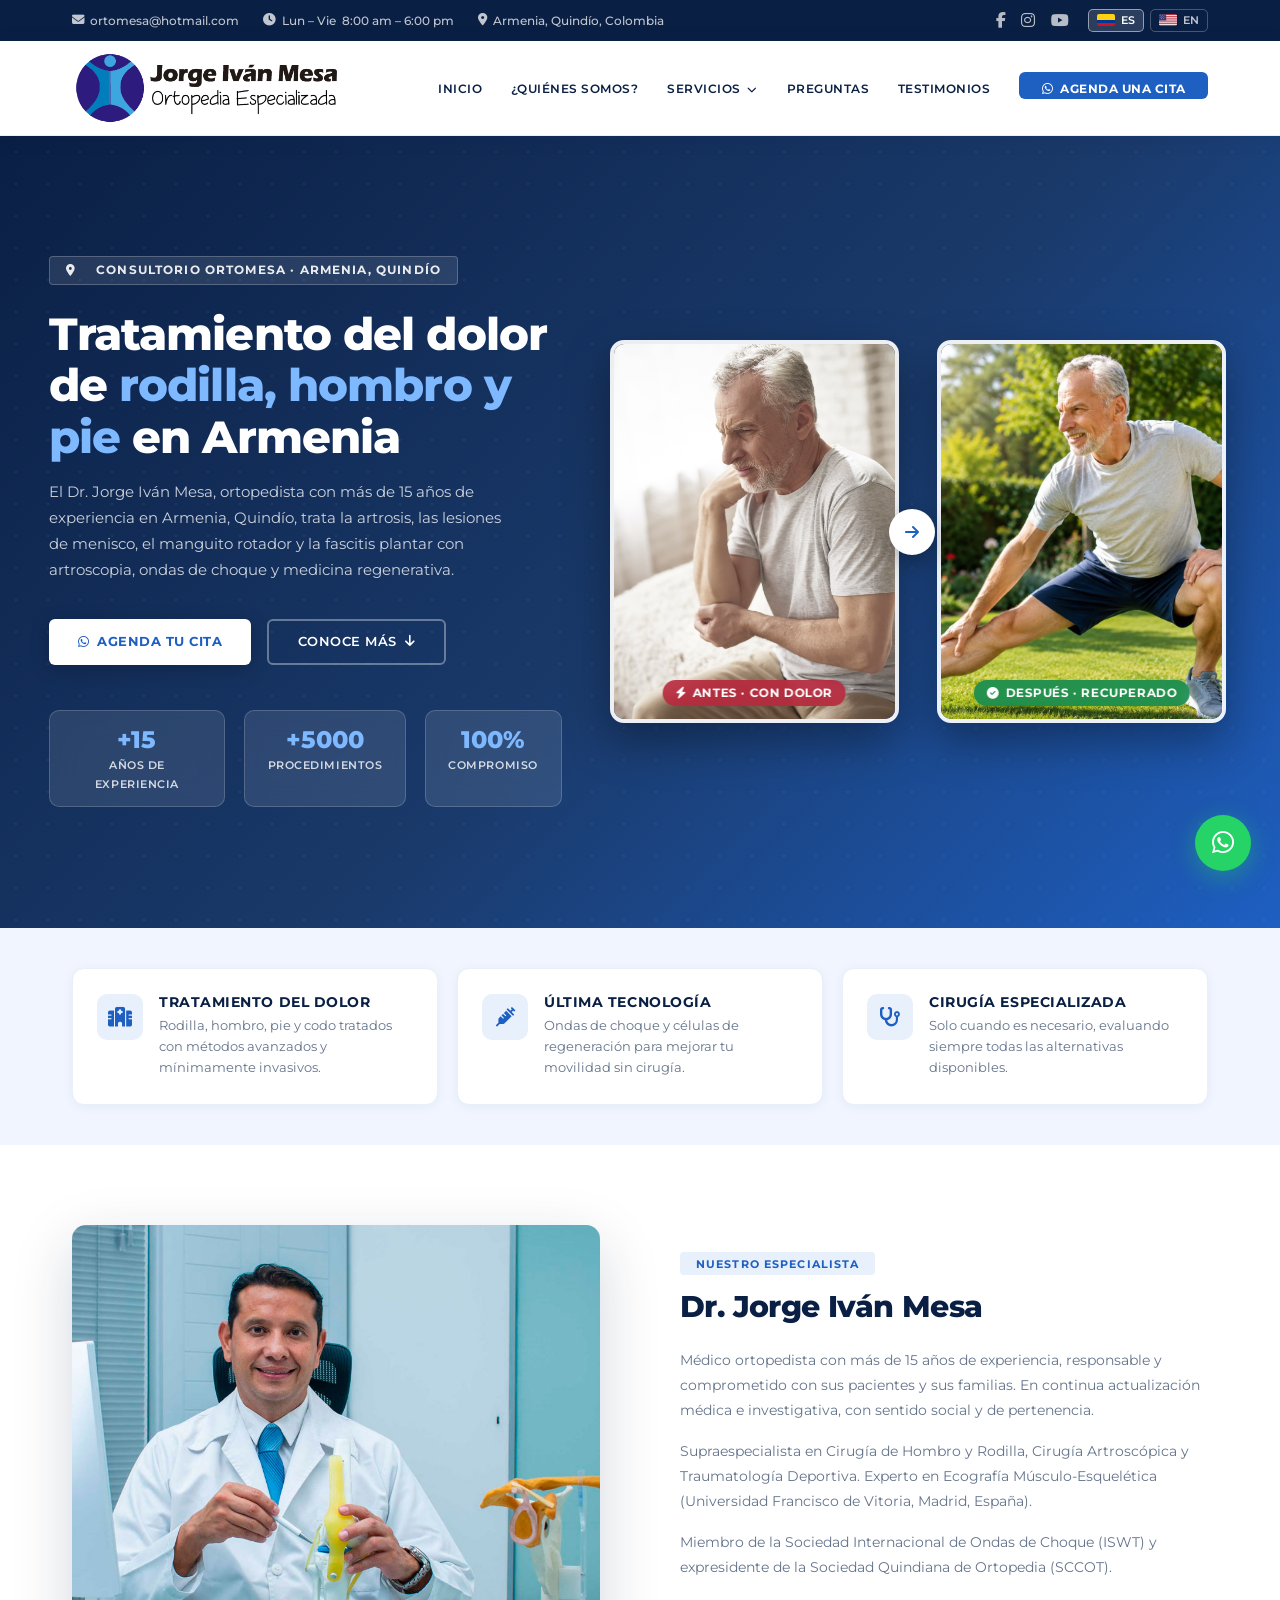
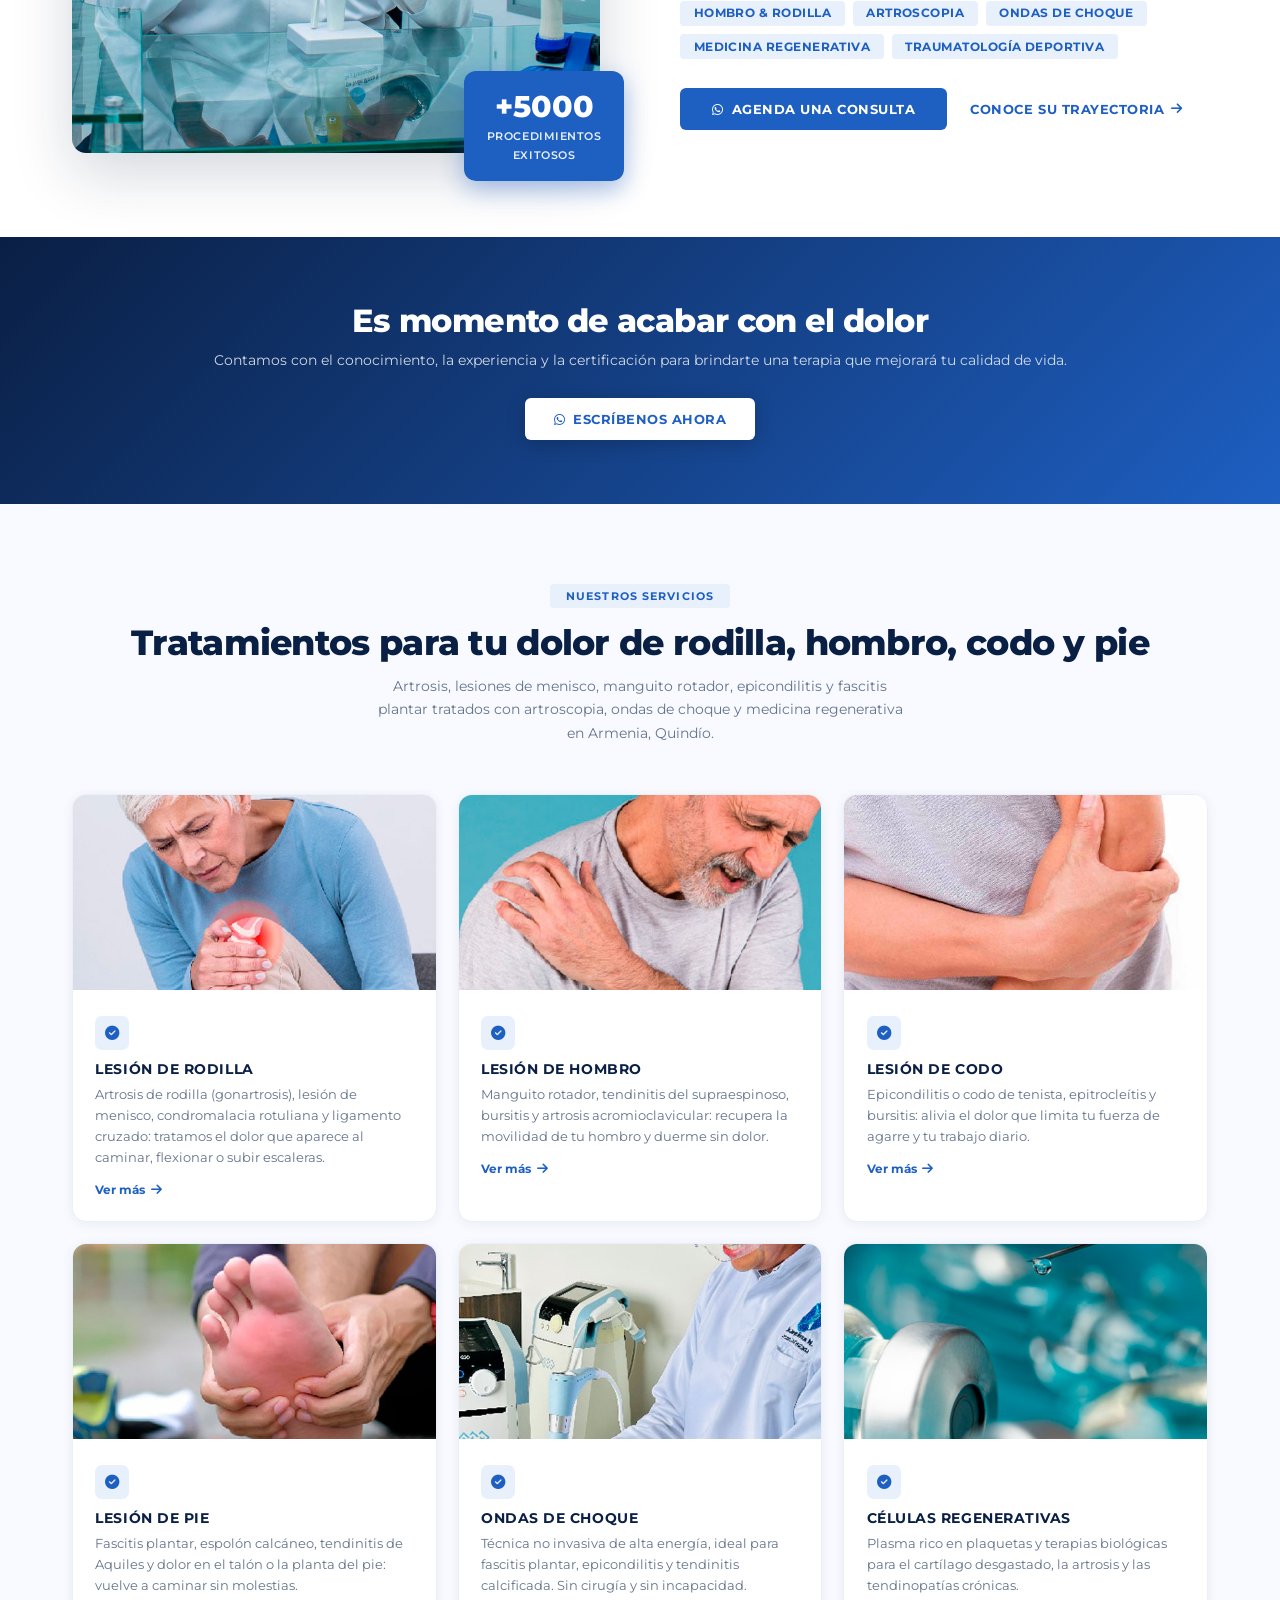
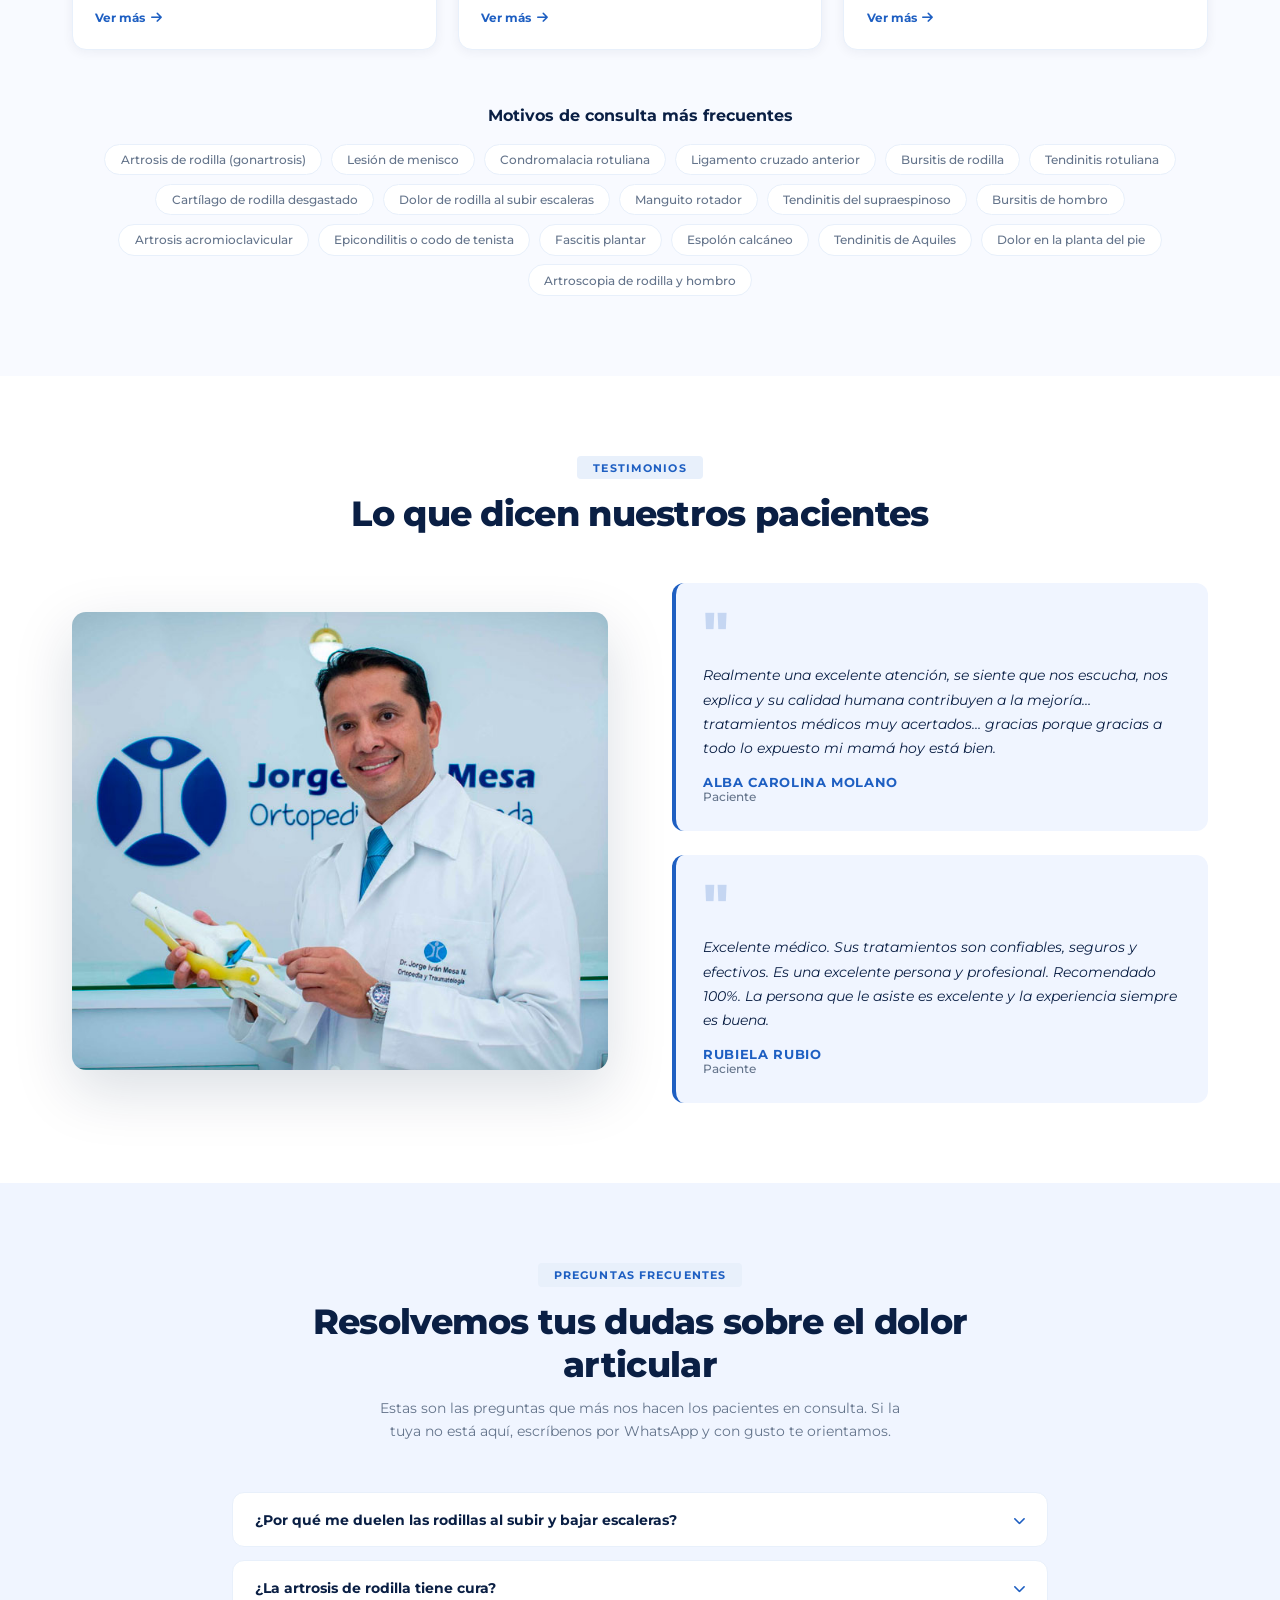
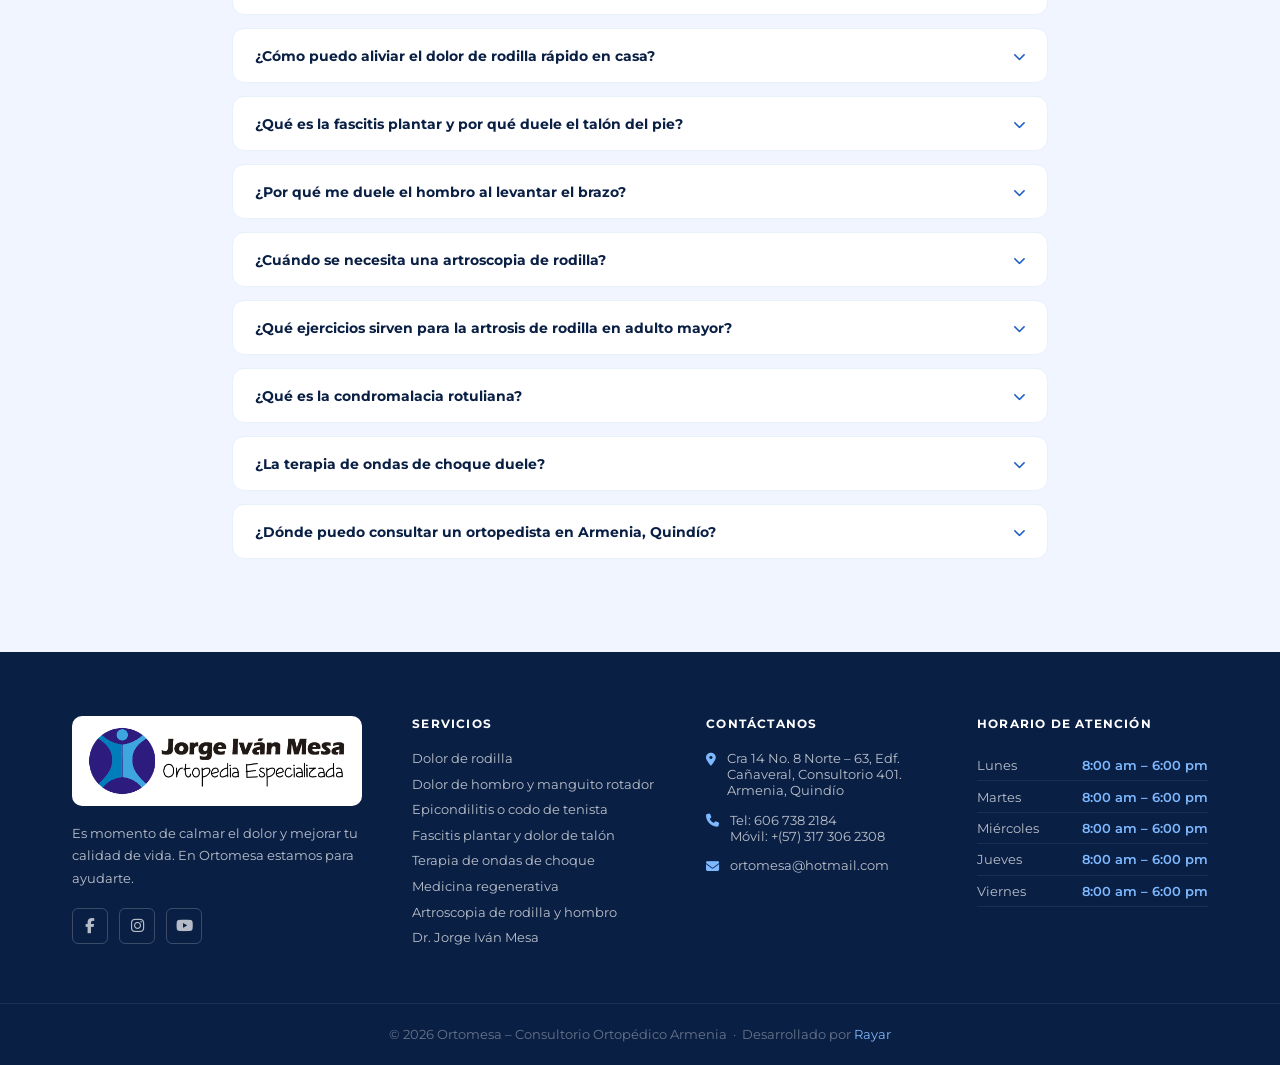
<file: index.html>
<!DOCTYPE html>
<html lang="es">
<head>
  <meta charset="UTF-8">
  <meta name="viewport" content="width=device-width, initial-scale=1.0">

  <!-- Google tag (gtag.js) -->
  <script async src="https://www.googletagmanager.com/gtag/js?id=AW-321467118"></script>
  <script>
    window.dataLayer = window.dataLayer || [];
    function gtag(){dataLayer.push(arguments);}
    gtag('js', new Date());

    gtag('config', 'AW-321467118');
  </script>

  <title>Ortopedista en Armenia | Dolor de Rodilla y Hombro | Ortomesa</title>
  <meta name="description" content="Ortopedista en Armenia, Quindío. El Dr. Jorge Iván Mesa trata el dolor de rodilla, hombro y pie con artroscopia, ondas de choque y medicina regenerativa.">

  <link rel="canonical" href="https://www.ortomesa.com/">
  <meta name="robots" content="index, follow, max-image-preview:large, max-snippet:-1">
  <meta name="author" content="Dr. Jorge Iván Mesa – Ortomesa">
  <meta name="theme-color" content="#0a1f44">

  <!-- Geolocalización (SEO local) -->
  <meta name="geo.region" content="CO-QUI">
  <meta name="geo.placename" content="Armenia, Quindío, Colombia">
  <meta name="geo.position" content="4.5445;-75.6706">
  <meta name="ICBM" content="4.5445, -75.6706">

  <!-- Open Graph / redes sociales -->
  <meta property="og:type" content="website">
  <meta property="og:locale" content="es_CO">
  <meta property="og:site_name" content="Ortomesa – Dr. Jorge Iván Mesa">
  <meta property="og:title" content="Ortopedista en Armenia | Dolor de Rodilla, Hombro y Pie">
  <meta property="og:description" content="Tratamiento del dolor articular en Armenia, Quindío. Artroscopia, ondas de choque y medicina regenerativa con el Dr. Jorge Iván Mesa.">
  <meta property="og:url" content="https://www.ortomesa.com/">
  <meta property="og:image" content="https://www.ortomesa.com/img/hero_recuperado.jpg">
  <meta property="og:image:alt" content="Paciente recuperado del dolor de rodilla tras su tratamiento en Ortomesa">
  <meta name="twitter:card" content="summary_large_image">
  <meta name="twitter:title" content="Ortopedista en Armenia | Dolor de Rodilla, Hombro y Pie">
  <meta name="twitter:description" content="Tratamiento del dolor articular en Armenia, Quindío. Artroscopia, ondas de choque y medicina regenerativa.">
  <meta name="twitter:image" content="https://www.ortomesa.com/img/hero_recuperado.jpg">

  <link rel="icon" href="img/logo-ortomesa-ortopedia-armenia.png" type="image/png">

  <!-- Google Fonts -->
  <link rel="preconnect" href="https://fonts.googleapis.com">
  <link rel="preconnect" href="https://fonts.gstatic.com" crossorigin>
  <link href="https://fonts.googleapis.com/css2?family=Montserrat:wght@300;400;500;600;700;800&display=swap" rel="stylesheet">

  <!-- Font Awesome -->
  <link rel="stylesheet" href="https://cdnjs.cloudflare.com/ajax/libs/font-awesome/6.5.0/css/all.min.css">

  <!-- Estilos propios -->
  <link rel="stylesheet" href="assets/css/style.css">
</head>
<body>

<!-- ══════════════════════════════════════════
     TOPBAR
════════════════════════════════════════════ -->
<div class="topbar">
  <div class="inner">
    <div class="info">
      <span><i class="fa fa-envelope"></i> ortomesa@hotmail.com</span>
      <span><i class="fa fa-clock"></i> <span data-i18n="topbar_hours">Lun – Vie &nbsp;8:00 am – 6:00 pm</span></span>
      <span><i class="fa fa-map-marker-alt"></i> Armenia, Quindío, Colombia</span>
    </div>
    <div class="right">
      <div class="socials">
        <a href="https://www.facebook.com/profile.php?id=100063508813069" target="_blank" aria-label="Facebook"><i class="fab fa-facebook-f"></i></a>
        <a href="https://www.instagram.com/ortomesa/" target="_blank" aria-label="Instagram"><i class="fab fa-instagram"></i></a>
        <a href="https://www.youtube.com/@ortomesaortopediaarmenia9429" target="_blank" aria-label="YouTube"><i class="fab fa-youtube"></i></a>
      </div>
      <div class="lang-switch">
        <button class="lang-btn active" data-lang="es" title="Español" aria-label="Ver en español">
          <svg viewBox="0 0 30 20" aria-hidden="true"><rect width="30" height="10" fill="#FCD116"/><rect y="10" width="30" height="5" fill="#003893"/><rect y="15" width="30" height="5" fill="#CE1126"/></svg>
          <span>ES</span>
        </button>
        <button class="lang-btn" data-lang="en" title="English" aria-label="View in English">
          <svg viewBox="0 0 30 20" aria-hidden="true"><rect width="30" height="20" fill="#B22234"/><g fill="#fff"><rect y="1.54" width="30" height="1.54"/><rect y="4.62" width="30" height="1.54"/><rect y="7.69" width="30" height="1.54"/><rect y="10.77" width="30" height="1.54"/><rect y="13.85" width="30" height="1.54"/><rect y="16.92" width="30" height="1.54"/></g><rect width="12" height="10.77" fill="#3C3B6E"/><g fill="#fff"><circle cx="2" cy="1.8" r=".55"/><circle cx="6" cy="1.8" r=".55"/><circle cx="10" cy="1.8" r=".55"/><circle cx="4" cy="3.8" r=".55"/><circle cx="8" cy="3.8" r=".55"/><circle cx="2" cy="5.8" r=".55"/><circle cx="6" cy="5.8" r=".55"/><circle cx="10" cy="5.8" r=".55"/><circle cx="4" cy="7.8" r=".55"/><circle cx="8" cy="7.8" r=".55"/></g></svg>
          <span>EN</span>
        </button>
      </div>
    </div>
  </div>
</div>

<!-- ══════════════════════════════════════════
     NAV
════════════════════════════════════════════ -->
<nav>
  <div class="nav-inner">
    <a class="nav-logo" href="#">
      <img src="img/logo-ortomesa-ortopedia-armenia.png" width="500" height="137"
           alt="Ortomesa – Dr. Jorge Iván Mesa, ortopedista en Armenia, Quindío">
    </a>
    <ul class="nav-links">
      <li><a href="#" data-i18n="nav_home">Inicio</a></li>
      <li><a href="/dr-jorge-ivan-mesa" data-i18n="nav_about">¿Quiénes somos?</a></li>
      <li class="has-sub">
        <a href="#servicios"><span data-i18n="nav_services">Servicios</span> <i class="fa fa-chevron-down"></i></a>
        <ul class="sub-menu">
          <li><a href="/dolor-de-rodilla-armenia" data-i18n="nav_sub1">Dolor de rodilla</a></li>
          <li><a href="/dolor-de-hombro-armenia" data-i18n="nav_sub2">Dolor de hombro y manguito rotador</a></li>
          <li><a href="/epicondilitis-codo-de-tenista" data-i18n="nav_sub3">Epicondilitis o codo de tenista</a></li>
          <li><a href="/fascitis-plantar-armenia" data-i18n="nav_sub4">Fascitis plantar y dolor de talón</a></li>
          <li><a href="/ondas-de-choque-armenia" data-i18n="nav_sub5">Terapia de ondas de choque</a></li>
          <li><a href="/medicina-regenerativa-armenia" data-i18n="nav_sub6">Medicina regenerativa</a></li>
          <li><a href="/artroscopia-rodilla-hombro" data-i18n="nav_sub7">Artroscopia de rodilla y hombro</a></li>
        </ul>
      </li>
      <li><a href="#preguntas" data-i18n="nav_faq">Preguntas</a></li>
      <li><a href="#testimonios" data-i18n="nav_testimonials">Testimonios</a></li>
      <li>
        <a href="https://wa.me/573173062308?text=Hola%2C%20quiero%20agendar%20una%20cita"
           target="_blank" class="nav-cta">
          <i class="fab fa-whatsapp"></i>&nbsp; <span data-i18n="nav_cta">Agenda una cita</span>
        </a>
      </li>
    </ul>
    <button class="hamburger" aria-label="Abrir menú">
      <span></span><span></span><span></span>
    </button>
  </div>

  <!-- Menú móvil -->
  <div class="mobile-menu" id="mobileMenu">
    <a href="#" data-i18n="nav_home">Inicio</a>
    <a href="/dr-jorge-ivan-mesa" data-i18n="nav_about">¿Quiénes somos?</a>
    <a href="#servicios" data-i18n="nav_services">Servicios</a>
    <a href="/dolor-de-rodilla-armenia" class="mobile-sub" data-i18n="nav_sub1">Dolor de rodilla</a>
    <a href="/dolor-de-hombro-armenia" class="mobile-sub" data-i18n="nav_sub2">Dolor de hombro y manguito rotador</a>
    <a href="/epicondilitis-codo-de-tenista" class="mobile-sub" data-i18n="nav_sub3">Epicondilitis o codo de tenista</a>
    <a href="/fascitis-plantar-armenia" class="mobile-sub" data-i18n="nav_sub4">Fascitis plantar y dolor de talón</a>
    <a href="/ondas-de-choque-armenia" class="mobile-sub" data-i18n="nav_sub5">Terapia de ondas de choque</a>
    <a href="/medicina-regenerativa-armenia" class="mobile-sub" data-i18n="nav_sub6">Medicina regenerativa</a>
    <a href="/artroscopia-rodilla-hombro" class="mobile-sub" data-i18n="nav_sub7">Artroscopia de rodilla y hombro</a>
    <a href="#preguntas" data-i18n="nav_faq">Preguntas</a>
    <a href="#testimonios" data-i18n="nav_testimonials">Testimonios</a>
    <a href="https://wa.me/573173062308?text=Hola%2C%20quiero%20agendar%20una%20cita"
       target="_blank" class="nav-cta">
      <i class="fab fa-whatsapp"></i> <span data-i18n="nav_cta">Agenda una cita</span>
    </a>
  </div>
</nav>

<!-- ══════════════════════════════════════════
     HERO
════════════════════════════════════════════ -->
<section class="hero">
  <div class="hero-dots"></div>

  <div class="hero-text">
    <div class="hero-badge">
      <i class="fa fa-map-marker-alt"></i>&nbsp; <span data-i18n="hero_badge">Consultorio Ortomesa · Armenia, Quindío</span>
    </div>
    <h1 data-i18n="hero_title">Tratamiento del dolor de <em>rodilla, hombro y pie</em> en Armenia</h1>
    <p class="hero-sub" data-i18n="hero_sub">
      El Dr. Jorge Iván Mesa, ortopedista con más de 15 años de experiencia en Armenia, Quindío,
      trata la artrosis, las lesiones de menisco, el manguito rotador y la fascitis plantar con
      artroscopia, ondas de choque y medicina regenerativa.
    </p>
    <div class="hero-btns">
      <a href="https://wa.me/573173062308?text=Hola%2C%20quiero%20agendar%20una%20cita"
         class="btn-primary" target="_blank">
        <i class="fab fa-whatsapp"></i> <span data-i18n="hero_btn_cta">Agenda tu cita</span>
      </a>
      <a href="#conoceme" class="btn-outline"><span data-i18n="hero_btn_more">Conoce más</span> <i class="fa fa-arrow-down"></i></a>
    </div>

    <div class="hero-stats">
      <div class="stat"><strong>+15</strong><span data-i18n="stat_years">años de experiencia</span></div>
      <div class="stat"><strong>+5000</strong><span data-i18n="stat_procedures">procedimientos</span></div>
      <div class="stat"><strong>100%</strong><span data-i18n="stat_commitment">compromiso</span></div>
    </div>
  </div>

  <div class="hero-img">
    <div class="hero-compare">
      <figure class="hc-card hc-pain">
        <img src="img/hero_dolor.jpg" width="2000" height="1335" fetchpriority="high"
             alt="Paciente con dolor articular de codo antes de su tratamiento ortopédico en Ortomesa">
        <figcaption><i class="fa fa-bolt"></i> <span data-i18n="hero_before">Antes · Con dolor</span></figcaption>
      </figure>
      <div class="hc-arrow"><i class="fa fa-arrow-right"></i></div>
      <figure class="hc-card hc-recovered">
        <img src="img/hero_recuperado.jpg" width="1535" height="1024"
             alt="Paciente recuperado del dolor de rodilla haciendo ejercicio tras su tratamiento en Ortomesa">
        <figcaption><i class="fa fa-circle-check"></i> <span data-i18n="hero_after">Después · Recuperado</span></figcaption>
      </figure>
    </div>
  </div>
</section>

<!-- ══════════════════════════════════════════
     FEATURES
════════════════════════════════════════════ -->
<section class="features">
  <div class="features-grid">
    <div class="feature-card">
      <div class="feature-icon"><i class="fa fa-hospital"></i></div>
      <div>
        <h3 data-i18n="feat1_title">Tratamiento del dolor</h3>
        <p data-i18n="feat1_text">Rodilla, hombro, pie y codo tratados con métodos avanzados y mínimamente invasivos.</p>
      </div>
    </div>
    <div class="feature-card">
      <div class="feature-icon"><i class="fa fa-syringe"></i></div>
      <div>
        <h3 data-i18n="feat2_title">Última tecnología</h3>
        <p data-i18n="feat2_text">Ondas de choque y células de regeneración para mejorar tu movilidad sin cirugía.</p>
      </div>
    </div>
    <div class="feature-card">
      <div class="feature-icon"><i class="fa fa-stethoscope"></i></div>
      <div>
        <h3 data-i18n="feat3_title">Cirugía especializada</h3>
        <p data-i18n="feat3_text">Solo cuando es necesario, evaluando siempre todas las alternativas disponibles.</p>
      </div>
    </div>
  </div>
</section>

<!-- ══════════════════════════════════════════
     SOBRE NOSOTROS
════════════════════════════════════════════ -->
<section id="conoceme">
  <div class="about-wrap">
    <div class="about-grid">

      <div class="about-img-wrap">
        <img src="img/doctor-jorge-ivan-mesa.jpg" loading="lazy"
             alt="Dr. Jorge Iván Mesa, ortopedista y traumatólogo en Armenia, Quindío">
        <div class="about-badge">
          <strong>+5000</strong>
          <span data-i18n="about_badge">procedimientos<br>exitosos</span>
        </div>
      </div>

      <div class="about-content">
        <div class="section-head" style="text-align:left; margin-bottom:1.4rem;">
          <div class="tag" data-i18n="about_tag">Nuestro especialista</div>
          <h2>Dr. Jorge Iván Mesa</h2>
        </div>
        <p data-i18n="about_p1">Médico ortopedista con más de 15 años de experiencia, responsable y comprometido con
           sus pacientes y sus familias. En continua actualización médica e investigativa, con
           sentido social y de pertenencia.</p>
        <p data-i18n="about_p2">Supraespecialista en Cirugía de Hombro y Rodilla, Cirugía Artroscópica y Traumatología
           Deportiva. Experto en Ecografía Músculo-Esquelética (Universidad Francisco de Vitoria,
           Madrid, España).</p>
        <p data-i18n="about_p3">Miembro de la Sociedad Internacional de Ondas de Choque (ISWT) y expresidente de la
           Sociedad Quindiana de Ortopedia (SCCOT).</p>
        <div class="about-pills">
          <span class="pill" data-i18n="pill1">Hombro &amp; Rodilla</span>
          <span class="pill" data-i18n="pill2">Artroscopia</span>
          <span class="pill" data-i18n="pill3">Ondas de choque</span>
          <span class="pill" data-i18n="pill4">Medicina Regenerativa</span>
          <span class="pill" data-i18n="pill5">Traumatología deportiva</span>
        </div>
        <a href="https://wa.me/573173062308?text=Hola%2C%20quiero%20agendar%20una%20cita"
           class="btn-blue" target="_blank">
          <i class="fab fa-whatsapp"></i> <span data-i18n="about_btn">Agenda una consulta</span>
        </a>
        <a href="/dr-jorge-ivan-mesa" class="about-more"><span data-i18n="about_more">Conoce su trayectoria</span> <i class="fa fa-arrow-right"></i></a>
      </div>

    </div>
  </div>
</section>

<!-- ══════════════════════════════════════════
     CTA BAND
════════════════════════════════════════════ -->
<div class="cta-band">
  <h2 data-i18n="cta_title">Es momento de acabar con el dolor</h2>
  <p data-i18n="cta_text">Contamos con el conocimiento, la experiencia y la certificación para brindarte
     una terapia que mejorará tu calidad de vida.</p>
  <a href="https://wa.me/573173062308?text=Hola%2C%20quiero%20agendar%20una%20cita"
     class="btn-primary" target="_blank">
    <i class="fab fa-whatsapp"></i> <span data-i18n="cta_btn">Escríbenos ahora</span>
  </a>
</div>

<!-- ══════════════════════════════════════════
     SERVICIOS
════════════════════════════════════════════ -->
<section class="services-section" id="servicios">
  <div class="inner">
    <div class="section-head">
      <div class="tag" data-i18n="svc_tag">Nuestros servicios</div>
      <h2 data-i18n="svc_title">Tratamientos para tu dolor de rodilla, hombro, codo y pie</h2>
      <p data-i18n="svc_sub">Artrosis, lesiones de menisco, manguito rotador, epicondilitis y fascitis plantar
         tratados con artroscopia, ondas de choque y medicina regenerativa en Armenia, Quindío.</p>
    </div>

    <div class="services-grid">

      <a class="svc-card" href="/dolor-de-rodilla-armenia">
        <img src="img/servicio-lesion-rodilla.jpg" loading="lazy"
             alt="Mujer con dolor de rodilla por artrosis y lesión de menisco">
        <div class="svc-body">
          <div class="svc-icon"><i class="fa fa-check-circle"></i></div>
          <h3 data-i18n="svc1_title">Lesión de rodilla</h3>
          <p data-i18n="svc1_text">Artrosis de rodilla (gonartrosis), lesión de menisco, condromalacia rotuliana y ligamento cruzado: tratamos el dolor que aparece al caminar, flexionar o subir escaleras.</p>
          <span class="svc-more"><span data-i18n="svc_more">Ver más</span> <i class="fa fa-arrow-right"></i></span>
        </div>
      </a>

      <a class="svc-card" href="/dolor-de-hombro-armenia">
        <img src="img/servicio-lesion-hombro.jpg" loading="lazy"
             alt="Hombre con dolor de hombro por lesión del manguito rotador">
        <div class="svc-body">
          <div class="svc-icon"><i class="fa fa-check-circle"></i></div>
          <h3 data-i18n="svc2_title">Lesión de hombro</h3>
          <p data-i18n="svc2_text">Manguito rotador, tendinitis del supraespinoso, bursitis y artrosis acromioclavicular: recupera la movilidad de tu hombro y duerme sin dolor.</p>
          <span class="svc-more"><span data-i18n="svc_more">Ver más</span> <i class="fa fa-arrow-right"></i></span>
        </div>
      </a>

      <a class="svc-card" href="/epicondilitis-codo-de-tenista">
        <img src="img/servicio-lesion-codo.jpg" loading="lazy"
             alt="Paciente con dolor de codo por epicondilitis o codo de tenista">
        <div class="svc-body">
          <div class="svc-icon"><i class="fa fa-check-circle"></i></div>
          <h3 data-i18n="svc3_title">Lesión de codo</h3>
          <p data-i18n="svc3_text">Epicondilitis o codo de tenista, epitrocleítis y bursitis: alivia el dolor que limita tu fuerza de agarre y tu trabajo diario.</p>
          <span class="svc-more"><span data-i18n="svc_more">Ver más</span> <i class="fa fa-arrow-right"></i></span>
        </div>
      </a>

      <a class="svc-card" href="/fascitis-plantar-armenia">
        <img src="img/servicio-lesion-pie.jpg" loading="lazy"
             alt="Paciente con dolor en la planta del pie por fascitis plantar">
        <div class="svc-body">
          <div class="svc-icon"><i class="fa fa-check-circle"></i></div>
          <h3 data-i18n="svc4_title">Lesión de pie</h3>
          <p data-i18n="svc4_text">Fascitis plantar, espolón calcáneo, tendinitis de Aquiles y dolor en el talón o la planta del pie: vuelve a caminar sin molestias.</p>
          <span class="svc-more"><span data-i18n="svc_more">Ver más</span> <i class="fa fa-arrow-right"></i></span>
        </div>
      </a>

      <a class="svc-card" href="/ondas-de-choque-armenia">
        <img src="img/servicio-ondas-de-choque.jpg" loading="lazy"
             alt="Aplicación de terapia de ondas de choque en el consultorio Ortomesa">
        <div class="svc-body">
          <div class="svc-icon"><i class="fa fa-check-circle"></i></div>
          <h3 data-i18n="svc5_title">Ondas de choque</h3>
          <p data-i18n="svc5_text">Técnica no invasiva de alta energía, ideal para fascitis plantar, epicondilitis y tendinitis calcificada. Sin cirugía y sin incapacidad.</p>
          <span class="svc-more"><span data-i18n="svc_more">Ver más</span> <i class="fa fa-arrow-right"></i></span>
        </div>
      </a>

      <a class="svc-card" href="/medicina-regenerativa-armenia">
        <img src="img/servicio-celulas-regenerativas.jpg" loading="lazy"
             alt="Preparación de plasma rico en plaquetas para medicina regenerativa">
        <div class="svc-body">
          <div class="svc-icon"><i class="fa fa-check-circle"></i></div>
          <h3 data-i18n="svc6_title">Células regenerativas</h3>
          <p data-i18n="svc6_text">Plasma rico en plaquetas y terapias biológicas para el cartílago desgastado, la artrosis y las tendinopatías crónicas.</p>
          <span class="svc-more"><span data-i18n="svc_more">Ver más</span> <i class="fa fa-arrow-right"></i></span>
        </div>
      </a>

    </div>

    <div class="conditions">
      <h3 data-i18n="cond_title">Motivos de consulta más frecuentes</h3>
      <div class="cond-chips" data-i18n="cond_chips">
        <a href="/dolor-de-rodilla-armenia">Artrosis de rodilla (gonartrosis)</a>
        <a href="/dolor-de-rodilla-armenia">Lesión de menisco</a>
        <a href="/dolor-de-rodilla-armenia">Condromalacia rotuliana</a>
        <a href="/dolor-de-rodilla-armenia">Ligamento cruzado anterior</a>
        <a href="/dolor-de-rodilla-armenia">Bursitis de rodilla</a>
        <a href="/dolor-de-rodilla-armenia">Tendinitis rotuliana</a>
        <a href="/medicina-regenerativa-armenia">Cartílago de rodilla desgastado</a>
        <a href="/dolor-de-rodilla-armenia">Dolor de rodilla al subir escaleras</a>
        <a href="/dolor-de-hombro-armenia">Manguito rotador</a>
        <a href="/dolor-de-hombro-armenia">Tendinitis del supraespinoso</a>
        <a href="/dolor-de-hombro-armenia">Bursitis de hombro</a>
        <a href="/dolor-de-hombro-armenia">Artrosis acromioclavicular</a>
        <a href="/epicondilitis-codo-de-tenista">Epicondilitis o codo de tenista</a>
        <a href="/fascitis-plantar-armenia">Fascitis plantar</a>
        <a href="/fascitis-plantar-armenia">Espolón calcáneo</a>
        <a href="/fascitis-plantar-armenia">Tendinitis de Aquiles</a>
        <a href="/fascitis-plantar-armenia">Dolor en la planta del pie</a>
        <a href="/artroscopia-rodilla-hombro">Artroscopia de rodilla y hombro</a>
      </div>
    </div>
  </div>
</section>

<!-- ══════════════════════════════════════════
     TESTIMONIOS
════════════════════════════════════════════ -->
<section class="testimonials" id="testimonios">
  <div class="section-head">
    <div class="tag" data-i18n="testi_tag">Testimonios</div>
    <h2 data-i18n="testi_title">Lo que dicen nuestros pacientes</h2>
  </div>
  <div class="testi-grid">
    <div class="testi-img">
      <img src="img/pacientes-testimonios.jpg" loading="lazy"
           alt="Pacientes satisfechos del consultorio ortopédico Ortomesa en Armenia, Quindío">
    </div>
    <div class="testi-cards">
      <div class="testi-card">
        <div class="quote">"</div>
        <p data-i18n="testi1_text">Realmente una excelente atención, se siente que nos escucha, nos explica y su calidad
           humana contribuyen a la mejoría… tratamientos médicos muy acertados… gracias porque
           gracias a todo lo expuesto mi mamá hoy está bien.</p>
        <div class="testi-author">Alba Carolina Molano</div>
        <div class="testi-role" data-i18n="testi_role">Paciente</div>
      </div>
      <div class="testi-card">
        <div class="quote">"</div>
        <p data-i18n="testi2_text">Excelente médico. Sus tratamientos son confiables, seguros y efectivos. Es una excelente
           persona y profesional. Recomendado 100%. La persona que le asiste es excelente y la
           experiencia siempre es buena.</p>
        <div class="testi-author">Rubiela Rubio</div>
        <div class="testi-role" data-i18n="testi_role">Paciente</div>
      </div>
    </div>
  </div>
</section>

<!-- ══════════════════════════════════════════
     PREGUNTAS FRECUENTES
════════════════════════════════════════════ -->
<section class="faq-section" id="preguntas">
  <div class="inner">
    <div class="section-head">
      <div class="tag" data-i18n="faq_tag">Preguntas frecuentes</div>
      <h2 data-i18n="faq_title">Resolvemos tus dudas sobre el dolor articular</h2>
      <p data-i18n="faq_sub">Estas son las preguntas que más nos hacen los pacientes en consulta.
         Si la tuya no está aquí, escríbenos por WhatsApp y con gusto te orientamos.</p>
    </div>

    <div class="faq-list">
      <details class="faq-item">
        <summary data-i18n="faq1_q">¿Por qué me duelen las rodillas al subir y bajar escaleras?</summary>
        <div class="faq-answer"><p data-i18n="faq1_a">El dolor de rodilla al subir o bajar escaleras suele relacionarse con condromalacia rotuliana (desgaste del cartílago de la rótula), artrosis de rodilla o una lesión de menisco. Si el dolor persiste más de dos semanas, se acompaña de inflamación o de sensación de bloqueo, conviene una valoración con ecografía músculo-esquelética para identificar la causa exacta.</p></div>
      </details>

      <details class="faq-item">
        <summary data-i18n="faq2_q">¿La artrosis de rodilla tiene cura?</summary>
        <div class="faq-answer"><p data-i18n="faq2_a">La gonartrosis no tiene una cura definitiva porque el cartílago desgastado no se regenera por completo, pero sí se puede tratar. Con medicina regenerativa, ondas de choque, fortalecimiento muscular y control del peso es posible reducir el dolor, mejorar la movilidad y retrasar o evitar una cirugía de reemplazo de rodilla.</p></div>
      </details>

      <details class="faq-item">
        <summary data-i18n="faq3_q">¿Cómo puedo aliviar el dolor de rodilla rápido en casa?</summary>
        <div class="faq-answer"><p data-i18n="faq3_a">Como medida inicial ayudan el reposo relativo, aplicar frío local durante 15 minutos varias veces al día, evitar escaleras y actividades de impacto, y elevar la pierna si hay inflamación. Estas medidas alivian de forma temporal, pero no tratan la causa: si el dolor reaparece o dura más de dos semanas, consulta al ortopedista.</p></div>
      </details>

      <details class="faq-item">
        <summary data-i18n="faq4_q">¿Qué es la fascitis plantar y por qué duele el talón del pie?</summary>
        <div class="faq-answer"><p data-i18n="faq4_a">La fascitis plantar es la inflamación de la banda de tejido que recorre la planta del pie. Su síntoma típico es un dolor punzante en el talón con los primeros pasos de la mañana. Responde muy bien a la terapia de ondas de choque, combinada con estiramientos y un calzado adecuado.</p></div>
      </details>

      <details class="faq-item">
        <summary data-i18n="faq5_q">¿Por qué me duele el hombro al levantar el brazo?</summary>
        <div class="faq-answer"><p data-i18n="faq5_a">La causa más frecuente es una lesión del manguito rotador, especialmente del tendón supraespinoso, seguida de la tendinitis, la bursitis y la artrosis acromioclavicular. Una ecografía en consulta permite ver el tendón en movimiento y definir si el manejo es con ondas de choque, medicina regenerativa o artroscopia.</p></div>
      </details>

      <details class="faq-item">
        <summary data-i18n="faq6_q">¿Cuándo se necesita una artroscopia de rodilla?</summary>
        <div class="faq-answer"><p data-i18n="faq6_a">Se indica cuando hay lesiones de menisco, del ligamento cruzado, cuerpos libres o daño del cartílago que no mejoran con tratamiento conservador. Es una cirugía mínimamente invasiva, con incisiones pequeñas, menos dolor después de la operación y una recuperación más rápida que la cirugía abierta.</p></div>
      </details>

      <details class="faq-item">
        <summary data-i18n="faq7_q">¿Qué ejercicios sirven para la artrosis de rodilla en adulto mayor?</summary>
        <div class="faq-answer"><p data-i18n="faq7_a">Los más recomendados son el fortalecimiento del cuádriceps, la bicicleta estática sin resistencia, la caminata en superficie plana y los ejercicios en piscina. Conviene evitar sentadillas profundas, trote y saltos. Lo ideal es que el programa lo adapte un profesional según cada caso.</p></div>
      </details>

      <details class="faq-item">
        <summary data-i18n="faq8_q">¿Qué es la condromalacia rotuliana?</summary>
        <div class="faq-answer"><p data-i18n="faq8_a">Es el reblandecimiento y desgaste del cartílago que recubre la rótula. Produce dolor en la parte delantera de la rodilla, que empeora al subir escaleras, agacharse o permanecer mucho tiempo sentado. Suele mejorar con fortalecimiento muscular, corrección de la mecánica de la rodilla y, en casos seleccionados, medicina regenerativa.</p></div>
      </details>

      <details class="faq-item">
        <summary data-i18n="faq9_q">¿La terapia de ondas de choque duele?</summary>
        <div class="faq-answer"><p data-i18n="faq9_a">Se siente una molestia tolerable durante la aplicación, similar a golpes rápidos sobre la zona, y no requiere anestesia. Cada sesión dura entre 15 y 20 minutos y puedes retomar tus actividades el mismo día. Es normal una sensibilidad leve durante las 24 horas siguientes.</p></div>
      </details>

      <details class="faq-item">
        <summary data-i18n="faq10_q">¿Dónde puedo consultar un ortopedista en Armenia, Quindío?</summary>
        <div class="faq-answer"><p data-i18n="faq10_a">El consultorio Ortomesa del Dr. Jorge Iván Mesa está en la Cra 14 No. 8 Norte – 63, Edificio Cañaveral, consultorio 401, en Armenia, Quindío. La atención es de lunes a viernes de 8:00 am a 6:00 pm. Puedes agendar tu cita al 606 738 2184 o por WhatsApp al +57 317 306 2308.</p></div>
      </details>
    </div>
  </div>
</section>

<!-- ══════════════════════════════════════════
     FOOTER
════════════════════════════════════════════ -->
<footer class="footer">
  <div class="footer-grid">

    <div>
      <img src="img/logo-ortomesa-ortopedia-armenia.png" width="500" height="137" loading="lazy"
           alt="Ortomesa – Consultorio de ortopedia del Dr. Jorge Iván Mesa en Armenia" class="footer-logo-img">
      <p data-i18n="footer_desc">Es momento de calmar el dolor y mejorar tu calidad de vida.
         En Ortomesa estamos para ayudarte.</p>
      <div class="footer-socials">
        <a href="https://www.facebook.com/profile.php?id=100063508813069" target="_blank" aria-label="Facebook"><i class="fab fa-facebook-f"></i></a>
        <a href="https://www.instagram.com/ortomesa/" target="_blank" aria-label="Instagram"><i class="fab fa-instagram"></i></a>
        <a href="https://www.youtube.com/@ortomesaortopediaarmenia9429" target="_blank" aria-label="YouTube"><i class="fab fa-youtube"></i></a>
      </div>
    </div>

    <div>
      <h4 data-i18n="footer_services_title">Servicios</h4>
      <ul class="footer-links">
        <li><a href="/dolor-de-rodilla-armenia" data-i18n="nav_sub1">Dolor de rodilla</a></li>
        <li><a href="/dolor-de-hombro-armenia" data-i18n="nav_sub2">Dolor de hombro y manguito rotador</a></li>
        <li><a href="/epicondilitis-codo-de-tenista" data-i18n="nav_sub3">Epicondilitis o codo de tenista</a></li>
        <li><a href="/fascitis-plantar-armenia" data-i18n="nav_sub4">Fascitis plantar y dolor de talón</a></li>
        <li><a href="/ondas-de-choque-armenia" data-i18n="nav_sub5">Terapia de ondas de choque</a></li>
        <li><a href="/medicina-regenerativa-armenia" data-i18n="nav_sub6">Medicina regenerativa</a></li>
        <li><a href="/artroscopia-rodilla-hombro" data-i18n="nav_sub7">Artroscopia de rodilla y hombro</a></li>
        <li><a href="/dr-jorge-ivan-mesa">Dr. Jorge Iván Mesa</a></li>
      </ul>
    </div>

    <div>
      <h4 data-i18n="footer_contact_title">Contáctanos</h4>
      <ul class="footer-contact">
        <li>
          <i class="fa fa-map-marker-alt"></i>
          <span data-i18n="footer_address">Cra 14 No. 8 Norte – 63, Edf. Cañaveral, Consultorio 401. Armenia, Quindío</span>
        </li>
        <li>
          <i class="fa fa-phone"></i>
          <span>
            <a href="tel:+576067382184">Tel: 606 738 2184</a><br>
            <a href="https://wa.me/573173062308" target="_blank" data-i18n="footer_mobile">Móvil: +(57) 317 306 2308</a>
          </span>
        </li>
        <li>
          <i class="fa fa-envelope"></i>
          <a href="mailto:ortomesa@hotmail.com">ortomesa@hotmail.com</a>
        </li>
      </ul>
    </div>

    <div>
      <h4 data-i18n="footer_hours_title">Horario de atención</h4>
      <ul class="footer-hours">
        <li data-i18n="footer_mon">Lunes    <span>8:00 am – 6:00 pm</span></li>
        <li data-i18n="footer_tue">Martes   <span>8:00 am – 6:00 pm</span></li>
        <li data-i18n="footer_wed">Miércoles<span>8:00 am – 6:00 pm</span></li>
        <li data-i18n="footer_thu">Jueves   <span>8:00 am – 6:00 pm</span></li>
        <li data-i18n="footer_fri">Viernes  <span>8:00 am – 6:00 pm</span></li>
      </ul>
    </div>

  </div>
  <div class="footer-bottom">
    <p data-i18n="footer_copy">&copy; 2026 Ortomesa – Consultorio Ortopédico Armenia &nbsp;·&nbsp;
       Desarrollado por <a href="https://vamosarayar.com/" target="_blank">Rayar</a></p>
  </div>
</footer>

<!-- ── WhatsApp FAB ── -->
<a href="https://wa.me/573173062308?text=Hola%2C%20quiero%20agendar%20una%20cita"
   class="fab-wa" target="_blank" rel="noopener noreferrer" aria-label="WhatsApp">
  <i class="fab fa-whatsapp"></i>
</a>

<!-- ══════════════════════════════════════════
     DATOS ESTRUCTURADOS (SEO)
════════════════════════════════════════════ -->
<script type="application/ld+json">
{
  "@context": "https://schema.org",
  "@graph": [
    {
      "@type": ["Physician", "MedicalBusiness"],
      "@id": "https://www.ortomesa.com/#consultorio",
      "name": "Ortomesa – Dr. Jorge Iván Mesa, Ortopedia Especializada",
      "alternateName": "Ortomesa Ortopedia Armenia",
      "description": "Consultorio de ortopedia y traumatología en Armenia, Quindío. Tratamiento del dolor de rodilla, hombro, codo y pie con artroscopia, ondas de choque y medicina regenerativa.",
      "url": "https://www.ortomesa.com/",
      "logo": "https://www.ortomesa.com/img/logo-ortomesa-ortopedia-armenia.png",
      "image": "https://www.ortomesa.com/img/logo-ortomesa-ortopedia-armenia.png",
      "telephone": "+576067382184",
      "email": "ortomesa@hotmail.com",
      "priceRange": "$$",
      "currenciesAccepted": "COP",
      "medicalSpecialty": ["Orthopedic", "PhysicalTherapy", "Musculoskeletal"],
      "address": {
        "@type": "PostalAddress",
        "streetAddress": "Cra 14 No. 8 Norte – 63, Edificio Cañaveral, Consultorio 401",
        "addressLocality": "Armenia",
        "addressRegion": "Quindío",
        "postalCode": "630004",
        "addressCountry": "CO"
      },
      "geo": {
        "@type": "GeoCoordinates",
        "latitude": 4.5445,
        "longitude": -75.6706
      },
      "areaServed": [
        { "@type": "City", "name": "Armenia" },
        { "@type": "AdministrativeArea", "name": "Quindío" },
        { "@type": "AdministrativeArea", "name": "Eje Cafetero" }
      ],
      "openingHoursSpecification": [
        {
          "@type": "OpeningHoursSpecification",
          "dayOfWeek": ["Monday", "Tuesday", "Wednesday", "Thursday", "Friday"],
          "opens": "08:00",
          "closes": "18:00"
        }
      ],
      "sameAs": [
        "https://www.facebook.com/profile.php?id=100063508813069",
        "https://www.instagram.com/ortomesa/",
        "https://www.youtube.com/@ortomesaortopediaarmenia9429"
      ],
      "availableService": [
        {
          "@type": "MedicalProcedure",
          "name": "Artroscopia de rodilla",
          "description": "Cirugía mínimamente invasiva para lesiones de menisco, ligamento cruzado y cartílago."
        },
        {
          "@type": "MedicalProcedure",
          "name": "Cirugía de hombro y manguito rotador",
          "description": "Reparación artroscópica del manguito rotador, inestabilidad y lesiones del supraespinoso."
        },
        {
          "@type": "MedicalTherapy",
          "name": "Terapia de ondas de choque",
          "description": "Tratamiento no invasivo para fascitis plantar, epicondilitis y tendinitis calcificada."
        },
        {
          "@type": "MedicalTherapy",
          "name": "Medicina regenerativa y plasma rico en plaquetas",
          "description": "Terapias biológicas para artrosis, lesiones de cartílago y tendinopatías."
        },
        {
          "@type": "MedicalTest",
          "name": "Ecografía músculo-esquelética",
          "description": "Diagnóstico ecográfico de tendones, ligamentos y articulaciones en consulta."
        }
      ]
    },
    {
      "@type": "WebSite",
      "@id": "https://www.ortomesa.com/#website",
      "url": "https://www.ortomesa.com/",
      "name": "Ortomesa – Dr. Jorge Iván Mesa",
      "inLanguage": "es-CO",
      "publisher": { "@id": "https://www.ortomesa.com/#consultorio" }
    },
    {
      "@type": "FAQPage",
      "@id": "https://www.ortomesa.com/#faq",
      "mainEntity": [
        {
          "@type": "Question",
          "name": "¿Por qué me duelen las rodillas al subir y bajar escaleras?",
          "acceptedAnswer": {
            "@type": "Answer",
            "text": "El dolor de rodilla al subir o bajar escaleras suele relacionarse con condromalacia rotuliana (desgaste del cartílago de la rótula), artrosis de rodilla o una lesión de menisco. Si el dolor persiste más de dos semanas, se acompaña de inflamación o de sensación de bloqueo, conviene una valoración con ecografía músculo-esquelética para identificar la causa exacta."
          }
        },
        {
          "@type": "Question",
          "name": "¿La artrosis de rodilla tiene cura?",
          "acceptedAnswer": {
            "@type": "Answer",
            "text": "La gonartrosis no tiene una cura definitiva porque el cartílago desgastado no se regenera por completo, pero sí se puede tratar. Con medicina regenerativa, ondas de choque, fortalecimiento muscular y control del peso es posible reducir el dolor, mejorar la movilidad y retrasar o evitar una cirugía de reemplazo de rodilla."
          }
        },
        {
          "@type": "Question",
          "name": "¿Cómo puedo aliviar el dolor de rodilla rápido en casa?",
          "acceptedAnswer": {
            "@type": "Answer",
            "text": "Como medida inicial ayudan el reposo relativo, aplicar frío local durante 15 minutos varias veces al día, evitar escaleras y actividades de impacto, y elevar la pierna si hay inflamación. Estas medidas alivian de forma temporal, pero no tratan la causa: si el dolor reaparece o dura más de dos semanas, consulta al ortopedista."
          }
        },
        {
          "@type": "Question",
          "name": "¿Qué es la fascitis plantar y por qué duele el talón del pie?",
          "acceptedAnswer": {
            "@type": "Answer",
            "text": "La fascitis plantar es la inflamación de la banda de tejido que recorre la planta del pie. Su síntoma típico es un dolor punzante en el talón con los primeros pasos de la mañana. Responde muy bien a la terapia de ondas de choque, combinada con estiramientos y un calzado adecuado."
          }
        },
        {
          "@type": "Question",
          "name": "¿Por qué me duele el hombro al levantar el brazo?",
          "acceptedAnswer": {
            "@type": "Answer",
            "text": "La causa más frecuente es una lesión del manguito rotador, especialmente del tendón supraespinoso, seguida de la tendinitis, la bursitis y la artrosis acromioclavicular. Una ecografía en consulta permite ver el tendón en movimiento y definir si el manejo es con ondas de choque, medicina regenerativa o artroscopia."
          }
        },
        {
          "@type": "Question",
          "name": "¿Cuándo se necesita una artroscopia de rodilla?",
          "acceptedAnswer": {
            "@type": "Answer",
            "text": "Se indica cuando hay lesiones de menisco, del ligamento cruzado, cuerpos libres o daño del cartílago que no mejoran con tratamiento conservador. Es una cirugía mínimamente invasiva, con incisiones pequeñas, menos dolor después de la operación y una recuperación más rápida que la cirugía abierta."
          }
        },
        {
          "@type": "Question",
          "name": "¿Qué ejercicios sirven para la artrosis de rodilla en adulto mayor?",
          "acceptedAnswer": {
            "@type": "Answer",
            "text": "Los más recomendados son el fortalecimiento del cuádriceps, la bicicleta estática sin resistencia, la caminata en superficie plana y los ejercicios en piscina. Conviene evitar sentadillas profundas, trote y saltos. Lo ideal es que el programa lo adapte un profesional según cada caso."
          }
        },
        {
          "@type": "Question",
          "name": "¿Qué es la condromalacia rotuliana?",
          "acceptedAnswer": {
            "@type": "Answer",
            "text": "Es el reblandecimiento y desgaste del cartílago que recubre la rótula. Produce dolor en la parte delantera de la rodilla, que empeora al subir escaleras, agacharse o permanecer mucho tiempo sentado. Suele mejorar con fortalecimiento muscular, corrección de la mecánica de la rodilla y, en casos seleccionados, medicina regenerativa."
          }
        },
        {
          "@type": "Question",
          "name": "¿La terapia de ondas de choque duele?",
          "acceptedAnswer": {
            "@type": "Answer",
            "text": "Se siente una molestia tolerable durante la aplicación, similar a golpes rápidos sobre la zona, y no requiere anestesia. Cada sesión dura entre 15 y 20 minutos y puedes retomar tus actividades el mismo día. Es normal una sensibilidad leve durante las 24 horas siguientes."
          }
        },
        {
          "@type": "Question",
          "name": "¿Dónde puedo consultar un ortopedista en Armenia, Quindío?",
          "acceptedAnswer": {
            "@type": "Answer",
            "text": "El consultorio Ortomesa del Dr. Jorge Iván Mesa está en la Cra 14 No. 8 Norte – 63, Edificio Cañaveral, consultorio 401, en Armenia, Quindío. La atención es de lunes a viernes de 8:00 am a 6:00 pm. Puedes agendar tu cita al 606 738 2184 o por WhatsApp al +57 317 306 2308."
          }
        }
      ]
    }
  ]
}
</script>

<!-- JavaScript propio -->
<script src="assets/js/i18n.js"></script>
<script src="assets/js/main.js"></script>
</body>
</html>
</file>
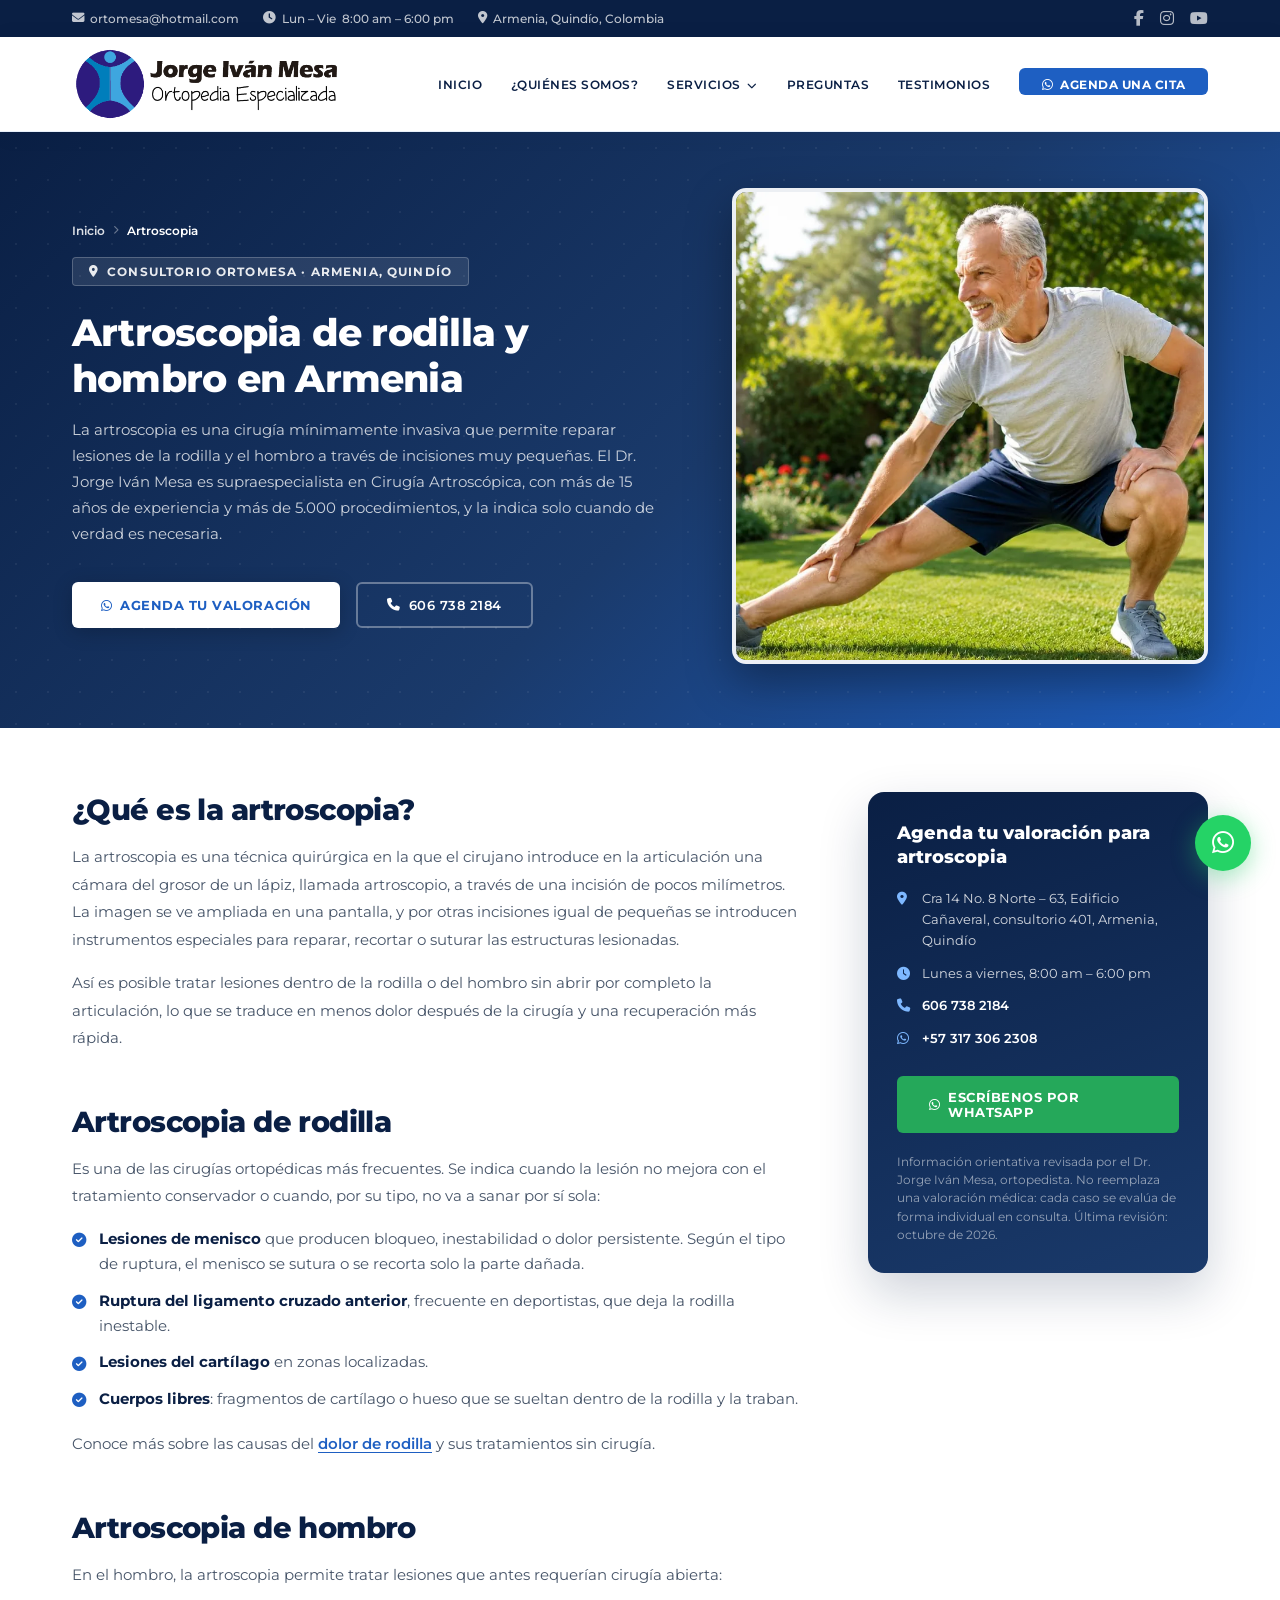
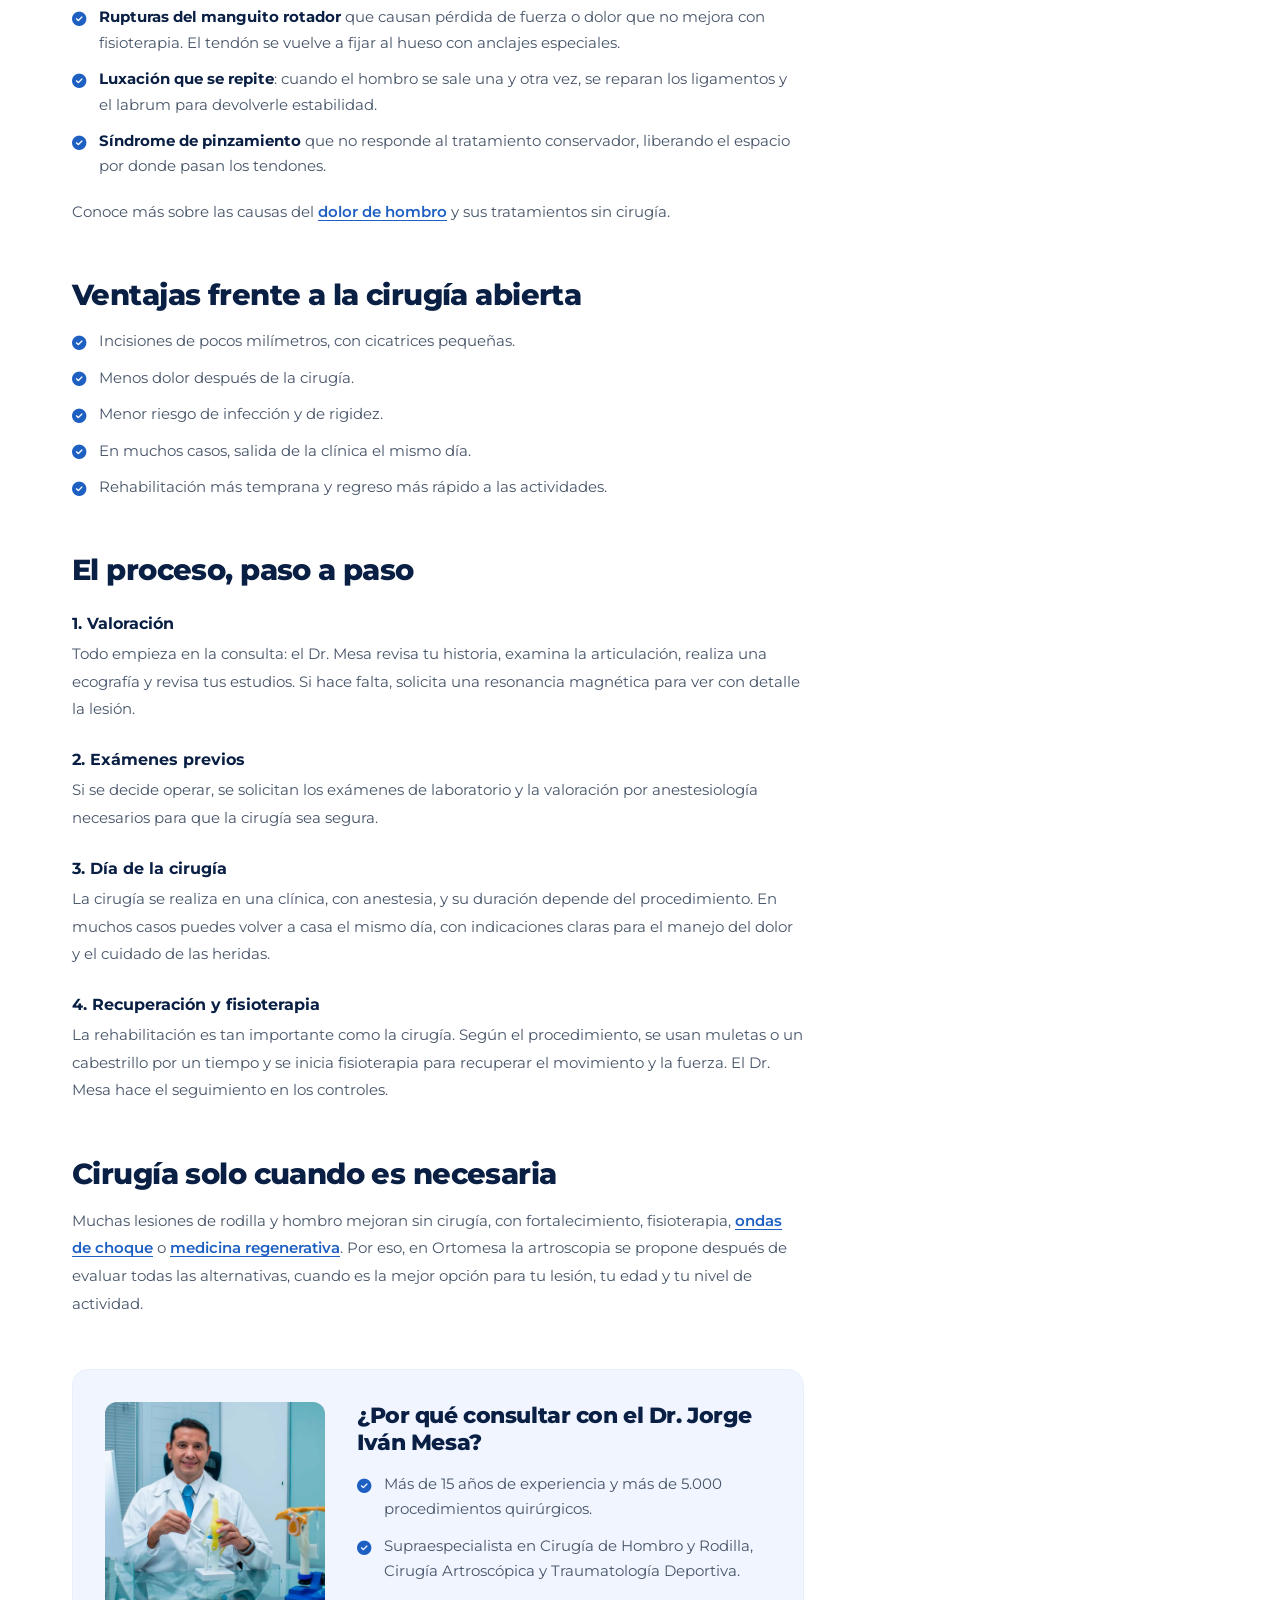
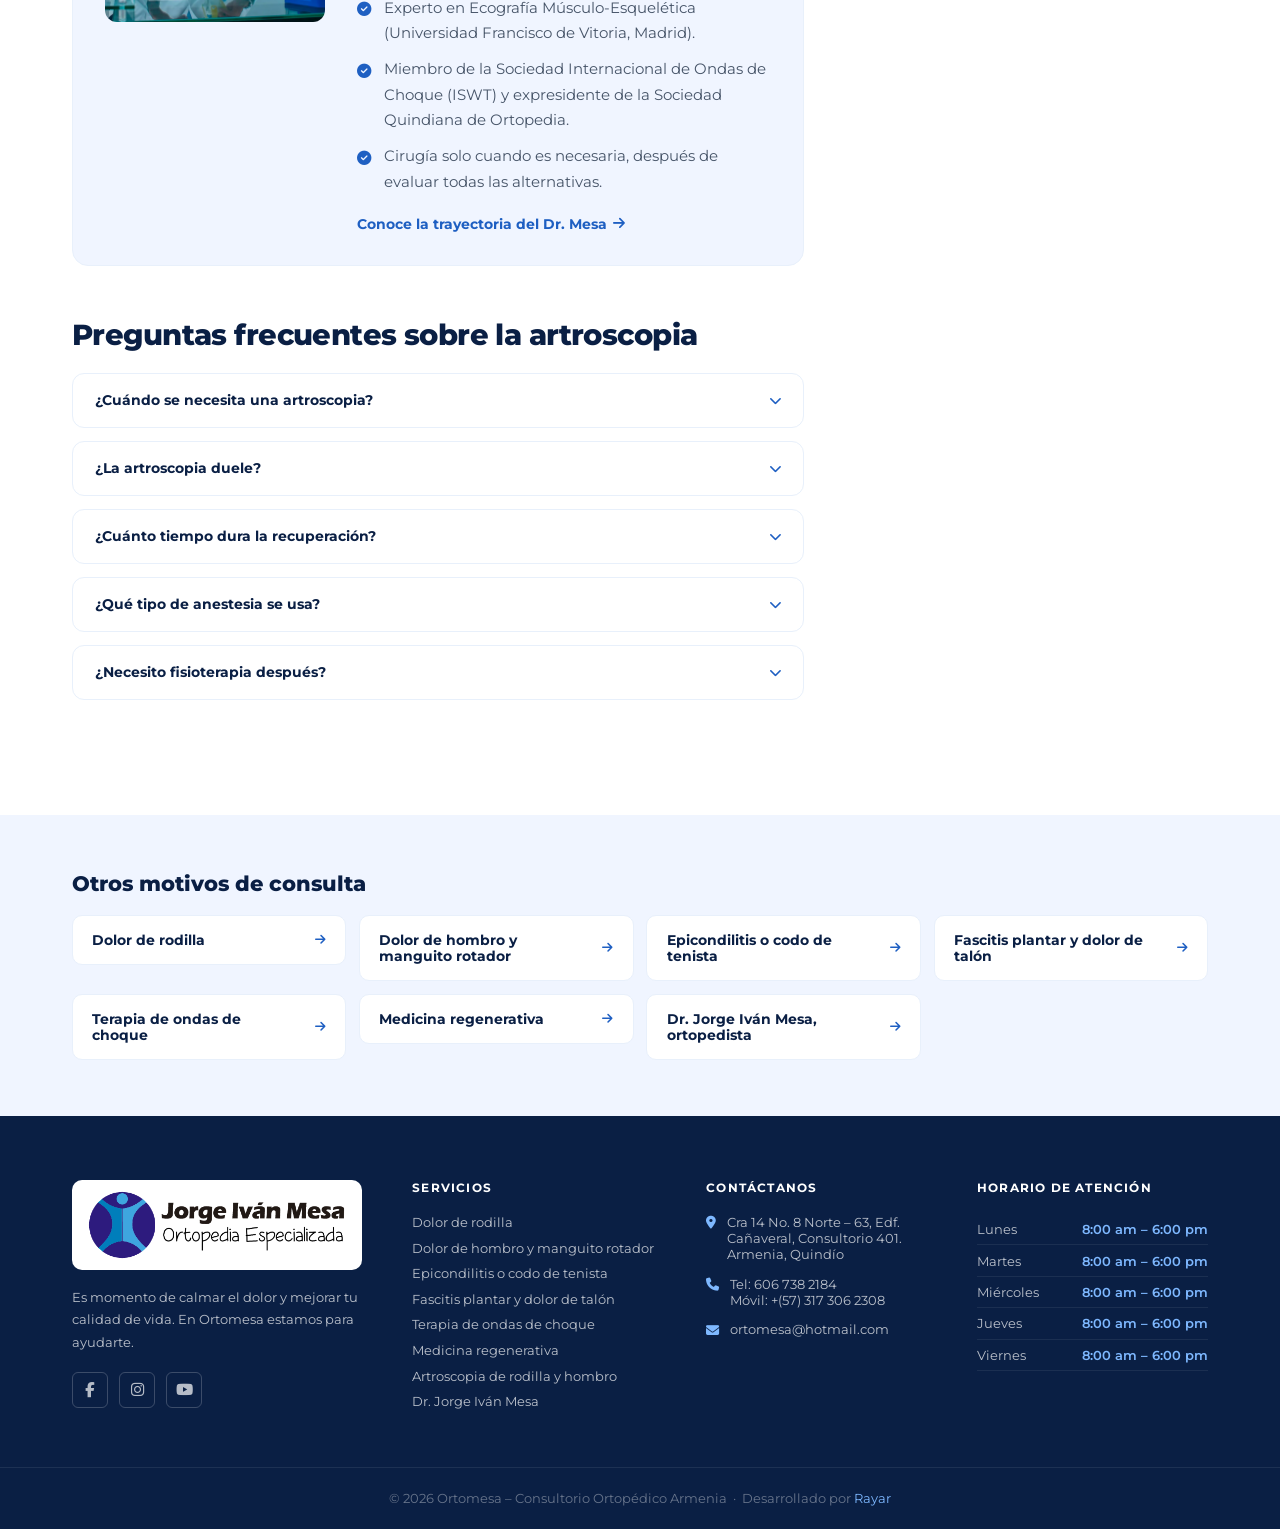
<file: artroscopia-rodilla-hombro.html>
<!DOCTYPE html>
<html lang="es-CO">
<head>
  <meta charset="UTF-8">
  <meta name="viewport" content="width=device-width, initial-scale=1.0">

  <!-- Google tag (gtag.js) -->
  <script async src="https://www.googletagmanager.com/gtag/js?id=AW-321467118"></script>
  <script>
    window.dataLayer = window.dataLayer || [];
    function gtag(){dataLayer.push(arguments);}
    gtag('js', new Date());

    gtag('config', 'AW-321467118');
  </script>

  <title>Artroscopia de Rodilla y Hombro en Armenia | Ortomesa</title>
  <meta name="description" content="Cirugía artroscópica de rodilla y hombro en Armenia: menisco, ligamento cruzado y manguito rotador. Supraespecialista con más de 5.000 procedimientos.">
  <link rel="canonical" href="https://www.ortomesa.com/artroscopia-rodilla-hombro">
  <meta name="robots" content="index, follow, max-image-preview:large, max-snippet:-1">
  <meta name="author" content="Dr. Jorge Iván Mesa – Ortomesa">
  <meta name="theme-color" content="#0a1f44">

  <!-- Geolocalización (SEO local) -->
  <meta name="geo.region" content="CO-QUI">
  <meta name="geo.placename" content="Armenia, Quindío, Colombia">
  <meta name="geo.position" content="4.5445;-75.6706">
  <meta name="ICBM" content="4.5445, -75.6706">

  <!-- Open Graph / redes sociales -->
  <meta property="og:type" content="article">
  <meta property="og:locale" content="es_CO">
  <meta property="og:site_name" content="Ortomesa – Dr. Jorge Iván Mesa">
  <meta property="og:title" content="Artroscopia de Rodilla y Hombro en Armenia | Ortomesa">
  <meta property="og:description" content="Cirugía artroscópica de rodilla y hombro en Armenia: menisco, ligamento cruzado y manguito rotador. Supraespecialista con más de 5.000 procedimientos.">
  <meta property="og:url" content="https://www.ortomesa.com/artroscopia-rodilla-hombro">
  <meta property="og:image" content="https://www.ortomesa.com/img/hero_recuperado.jpg">
  <meta property="og:image:alt" content="Paciente recuperado haciendo ejercicio después de una artroscopia de rodilla en Armenia">
  <meta name="twitter:card" content="summary_large_image">
  <meta name="twitter:title" content="Artroscopia de Rodilla y Hombro en Armenia | Ortomesa">
  <meta name="twitter:description" content="Cirugía artroscópica de rodilla y hombro en Armenia: menisco, ligamento cruzado y manguito rotador. Supraespecialista con más de 5.000 procedimientos.">
  <meta name="twitter:image" content="https://www.ortomesa.com/img/hero_recuperado.jpg">

  <link rel="icon" href="/img/logo-ortomesa-ortopedia-armenia.png" type="image/png">

  <!-- Google Fonts -->
  <link rel="preconnect" href="https://fonts.googleapis.com">
  <link rel="preconnect" href="https://fonts.gstatic.com" crossorigin>
  <link href="https://fonts.googleapis.com/css2?family=Montserrat:wght@300;400;500;600;700;800&display=swap" rel="stylesheet">

  <!-- Font Awesome -->
  <link rel="stylesheet" href="https://cdnjs.cloudflare.com/ajax/libs/font-awesome/6.5.0/css/all.min.css">

  <!-- Estilos propios -->
  <link rel="stylesheet" href="/assets/css/style.css">

  <!-- Datos estructurados (SEO) -->
  <script type="application/ld+json">
  {
    "@context": "https://schema.org",
    "@graph": [
      {
        "@type": [
          "Physician",
          "MedicalBusiness"
        ],
        "@id": "https://www.ortomesa.com/#consultorio",
        "name": "Ortomesa – Dr. Jorge Iván Mesa, Ortopedia Especializada",
        "url": "https://www.ortomesa.com/",
        "image": "https://www.ortomesa.com/img/doctor-jorge-ivan-mesa.jpg",
        "logo": "https://www.ortomesa.com/img/logo-ortomesa-ortopedia-armenia.png",
        "medicalSpecialty": "Orthopedic",
        "telephone": "+576067382184",
        "email": "ortomesa@hotmail.com",
        "priceRange": "$$",
        "address": {
          "@type": "PostalAddress",
          "streetAddress": "Cra 14 No. 8 Norte – 63, Edificio Cañaveral, Consultorio 401",
          "addressLocality": "Armenia",
          "addressRegion": "Quindío",
          "postalCode": "630004",
          "addressCountry": "CO"
        },
        "geo": {
          "@type": "GeoCoordinates",
          "latitude": 4.5445,
          "longitude": -75.6706
        },
        "openingHoursSpecification": [
          {
            "@type": "OpeningHoursSpecification",
            "dayOfWeek": [
              "Monday",
              "Tuesday",
              "Wednesday",
              "Thursday",
              "Friday"
            ],
            "opens": "08:00",
            "closes": "18:00"
          }
        ],
        "sameAs": [
          "https://www.facebook.com/profile.php?id=100063508813069",
          "https://www.instagram.com/ortomesa/",
          "https://www.youtube.com/@ortomesaortopediaarmenia9429"
        ]
      },
      {
        "@type": "MedicalWebPage",
        "@id": "https://www.ortomesa.com/artroscopia-rodilla-hombro#pagina",
        "url": "https://www.ortomesa.com/artroscopia-rodilla-hombro",
        "name": "Artroscopia de rodilla y hombro en Armenia",
        "inLanguage": "es-CO",
        "lastReviewed": "2026-10-24",
        "reviewedBy": {
          "@id": "https://www.ortomesa.com/#consultorio"
        },
        "isPartOf": {
          "@id": "https://www.ortomesa.com/#website"
        },
        "about": [
          {
            "@type": "SurgicalProcedure",
            "name": "Artroscopia de rodilla"
          },
          {
            "@type": "SurgicalProcedure",
            "name": "Artroscopia de hombro"
          },
          {
            "@type": "MedicalCondition",
            "name": "Lesión de menisco"
          },
          {
            "@type": "MedicalCondition",
            "name": "Lesión del ligamento cruzado anterior"
          },
          {
            "@type": "MedicalCondition",
            "name": "Lesión del manguito rotador"
          },
          {
            "@type": "MedicalCondition",
            "name": "Inestabilidad del hombro"
          }
        ]
      },
      {
        "@type": "BreadcrumbList",
        "itemListElement": [
          {
            "@type": "ListItem",
            "position": 1,
            "name": "Inicio",
            "item": "https://www.ortomesa.com/"
          },
          {
            "@type": "ListItem",
            "position": 2,
            "name": "Artroscopia",
            "item": "https://www.ortomesa.com/artroscopia-rodilla-hombro"
          }
        ]
      },
      {
        "@type": "FAQPage",
        "mainEntity": [
          {
            "@type": "Question",
            "name": "¿Cuándo se necesita una artroscopia?",
            "acceptedAnswer": {
              "@type": "Answer",
              "text": "Se indica cuando hay lesiones de menisco, del ligamento cruzado, del cartílago o del manguito rotador, cuerpos libres o un hombro que se luxa una y otra vez, y que no mejoran con tratamiento conservador o que por su tipo no van a sanar solas. La decisión se toma después de una valoración completa."
            }
          },
          {
            "@type": "Question",
            "name": "¿La artroscopia duele?",
            "acceptedAnswer": {
              "@type": "Answer",
              "text": "Durante la cirugía no sientes dolor porque se realiza con anestesia. Después es normal tener molestias los primeros días, que se controlan con las indicaciones del médico. Como las incisiones son pequeñas, el dolor suele ser menor que en una cirugía abierta."
            }
          },
          {
            "@type": "Question",
            "name": "¿Cuánto tiempo dura la recuperación?",
            "acceptedAnswer": {
              "@type": "Answer",
              "text": "Depende del procedimiento. Recortar una parte del menisco suele permitir un regreso más rápido a las actividades, mientras que reparar un ligamento cruzado o el manguito rotador requiere varios meses de rehabilitación. En la valoración te explicamos qué esperar en tu caso."
            }
          },
          {
            "@type": "Question",
            "name": "¿Qué tipo de anestesia se usa?",
            "acceptedAnswer": {
              "@type": "Answer",
              "text": "Según el procedimiento y la articulación, puede ser anestesia regional, que duerme solo la extremidad, o anestesia general, muchas veces combinada con un bloqueo para controlar el dolor después de la cirugía. El tipo de anestesia se define junto con el anestesiólogo."
            }
          },
          {
            "@type": "Question",
            "name": "¿Necesito fisioterapia después?",
            "acceptedAnswer": {
              "@type": "Answer",
              "text": "Sí, en la gran mayoría de los casos. La fisioterapia ayuda a recuperar el movimiento, la fuerza y la confianza en la articulación, y es una parte fundamental del resultado de la cirugía."
            }
          }
        ]
      }
    ]
  }
  </script>
</head>
<body>

<div class="topbar">
  <div class="inner">
    <div class="info">
      <span><i class="fa fa-envelope"></i> ortomesa@hotmail.com</span>
      <span><i class="fa fa-clock"></i> Lun – Vie &nbsp;8:00 am – 6:00 pm</span>
      <span><i class="fa fa-map-marker-alt"></i> Armenia, Quindío, Colombia</span>
    </div>
    <div class="right">
      <div class="socials">
        <a href="https://www.facebook.com/profile.php?id=100063508813069" target="_blank" aria-label="Facebook"><i class="fab fa-facebook-f"></i></a>
        <a href="https://www.instagram.com/ortomesa/" target="_blank" aria-label="Instagram"><i class="fab fa-instagram"></i></a>
        <a href="https://www.youtube.com/@ortomesaortopediaarmenia9429" target="_blank" aria-label="YouTube"><i class="fab fa-youtube"></i></a>
      </div>
    </div>
  </div>
</div>

<nav>
  <div class="nav-inner">
    <a class="nav-logo" href="/">
      <img src="/img/logo-ortomesa-ortopedia-armenia.png" width="500" height="137"
           alt="Ortomesa – Dr. Jorge Iván Mesa, ortopedista en Armenia, Quindío">
    </a>
    <ul class="nav-links">
      <li><a href="/">Inicio</a></li>
      <li><a href="/dr-jorge-ivan-mesa">¿Quiénes somos?</a></li>
      <li class="has-sub">
        <a href="/#servicios">Servicios <i class="fa fa-chevron-down"></i></a>
        <ul class="sub-menu">
          <li><a href="/dolor-de-rodilla-armenia">Dolor de rodilla</a></li>
          <li><a href="/dolor-de-hombro-armenia">Dolor de hombro y manguito rotador</a></li>
          <li><a href="/epicondilitis-codo-de-tenista">Epicondilitis o codo de tenista</a></li>
          <li><a href="/fascitis-plantar-armenia">Fascitis plantar y dolor de talón</a></li>
          <li><a href="/ondas-de-choque-armenia">Terapia de ondas de choque</a></li>
          <li><a href="/medicina-regenerativa-armenia">Medicina regenerativa</a></li>
          <li><a href="/artroscopia-rodilla-hombro" aria-current="page">Artroscopia de rodilla y hombro</a></li>
        </ul>
      </li>
      <li><a href="/#preguntas">Preguntas</a></li>
      <li><a href="/#testimonios">Testimonios</a></li>
      <li>
        <a href="https://wa.me/573173062308?text=Hola%2C%20quiero%20agendar%20una%20cita"
           target="_blank" class="nav-cta">
          <i class="fab fa-whatsapp"></i>&nbsp; Agenda una cita
        </a>
      </li>
    </ul>
    <button class="hamburger" aria-label="Abrir menú">
      <span></span><span></span><span></span>
    </button>
  </div>

  <!-- Menú móvil -->
  <div class="mobile-menu" id="mobileMenu">
    <a href="/">Inicio</a>
    <a href="/dr-jorge-ivan-mesa">¿Quiénes somos?</a>
    <a href="/#servicios">Servicios</a>
    <a href="/dolor-de-rodilla-armenia" class="mobile-sub">Dolor de rodilla</a>
    <a href="/dolor-de-hombro-armenia" class="mobile-sub">Dolor de hombro y manguito rotador</a>
    <a href="/epicondilitis-codo-de-tenista" class="mobile-sub">Epicondilitis o codo de tenista</a>
    <a href="/fascitis-plantar-armenia" class="mobile-sub">Fascitis plantar y dolor de talón</a>
    <a href="/ondas-de-choque-armenia" class="mobile-sub">Terapia de ondas de choque</a>
    <a href="/medicina-regenerativa-armenia" class="mobile-sub">Medicina regenerativa</a>
    <a href="/artroscopia-rodilla-hombro" class="mobile-sub">Artroscopia de rodilla y hombro</a>
    <a href="/#preguntas">Preguntas</a>
    <a href="/#testimonios">Testimonios</a>
    <a href="https://wa.me/573173062308?text=Hola%2C%20quiero%20agendar%20una%20cita"
       target="_blank" class="nav-cta">
      <i class="fab fa-whatsapp"></i> Agenda una cita
    </a>
  </div>
</nav>

<main>

  <!-- ══════════════════════════════════════════
       ENCABEZADO
  ════════════════════════════════════════════ -->
  <header class="page-hero">
    <div class="hero-dots"></div>
    <div class="page-hero-inner">
      <div class="page-hero-text">
        <nav class="breadcrumb" aria-label="Ruta de navegación">
          <a href="/">Inicio</a> <i class="fa fa-chevron-right"></i> <span>Artroscopia</span>
        </nav>
        <div class="hero-badge"><i class="fa fa-map-marker-alt"></i> Consultorio Ortomesa · Armenia, Quindío</div>
        <h1>Artroscopia de rodilla y hombro en Armenia</h1>
        <p class="hero-sub">La artroscopia es una cirugía mínimamente invasiva que permite reparar lesiones de la rodilla y el hombro a través de incisiones muy pequeñas. El Dr. Jorge Iván Mesa es supraespecialista en Cirugía Artroscópica, con más de 15 años de experiencia y más de 5.000 procedimientos, y la indica solo cuando de verdad es necesaria.</p>
        <div class="hero-btns">
          <a href="https://wa.me/573173062308?text=Hola%2C%20quiero%20una%20valoraci%C3%B3n%20para%20artroscopia" class="btn-primary" target="_blank">
            <i class="fab fa-whatsapp"></i> Agenda tu valoración
          </a>
          <a href="tel:+576067382184" class="btn-outline"><i class="fa fa-phone"></i> 606 738 2184</a>
        </div>
      </div>
      <div class="page-hero-img">
        <img src="/img/recuperacion-artroscopia-rodilla-armenia.webp" alt="Paciente recuperado haciendo ejercicio después de una artroscopia de rodilla en Armenia"
             width="1200" height="801" fetchpriority="high">
      </div>
    </div>
  </header>

  <!-- ══════════════════════════════════════════
       CONTENIDO
  ════════════════════════════════════════════ -->
  <div class="page-body">
    <article class="page-article">
    <section id="que-es">
      <h2>¿Qué es la artroscopia?</h2>
      <p>
        La artroscopia es una técnica quirúrgica en la que el cirujano introduce en la
        articulación una cámara del grosor de un lápiz, llamada artroscopio, a través de una
        incisión de pocos milímetros. La imagen se ve ampliada en una pantalla, y por otras
        incisiones igual de pequeñas se introducen instrumentos especiales para reparar, recortar
        o suturar las estructuras lesionadas.
      </p>
      <p>
        Así es posible tratar lesiones dentro de la rodilla o del hombro sin abrir por completo
        la articulación, lo que se traduce en menos dolor después de la cirugía y una
        recuperación más rápida.
      </p>
    </section>

    <section id="rodilla">
      <h2>Artroscopia de rodilla</h2>
      <p>
        Es una de las cirugías ortopédicas más frecuentes. Se indica cuando la lesión no mejora
        con el tratamiento conservador o cuando, por su tipo, no va a sanar por sí sola:
      </p>
      <ul class="check-list">
        <li><strong>Lesiones de menisco</strong> que producen bloqueo, inestabilidad o dolor persistente. Según el tipo de ruptura, el menisco se sutura o se recorta solo la parte dañada.</li>
        <li><strong>Ruptura del ligamento cruzado anterior</strong>, frecuente en deportistas, que deja la rodilla inestable.</li>
        <li><strong>Lesiones del cartílago</strong> en zonas localizadas.</li>
        <li><strong>Cuerpos libres</strong>: fragmentos de cartílago o hueso que se sueltan dentro de la rodilla y la traban.</li>
      </ul>
      <p>
        Conoce más sobre las causas del <a href="/dolor-de-rodilla-armenia">dolor de rodilla</a>
        y sus tratamientos sin cirugía.
      </p>
    </section>

    <section id="hombro">
      <h2>Artroscopia de hombro</h2>
      <p>
        En el hombro, la artroscopia permite tratar lesiones que antes requerían cirugía abierta:
      </p>
      <ul class="check-list">
        <li><strong>Rupturas del manguito rotador</strong> que causan pérdida de fuerza o dolor que no mejora con fisioterapia. El tendón se vuelve a fijar al hueso con anclajes especiales.</li>
        <li><strong>Luxación que se repite</strong>: cuando el hombro se sale una y otra vez, se reparan los ligamentos y el labrum para devolverle estabilidad.</li>
        <li><strong>Síndrome de pinzamiento</strong> que no responde al tratamiento conservador, liberando el espacio por donde pasan los tendones.</li>
      </ul>
      <p>
        Conoce más sobre las causas del <a href="/dolor-de-hombro-armenia">dolor de hombro</a>
        y sus tratamientos sin cirugía.
      </p>
    </section>

    <section id="ventajas">
      <h2>Ventajas frente a la cirugía abierta</h2>
      <ul class="check-list">
        <li>Incisiones de pocos milímetros, con cicatrices pequeñas.</li>
        <li>Menos dolor después de la cirugía.</li>
        <li>Menor riesgo de infección y de rigidez.</li>
        <li>En muchos casos, salida de la clínica el mismo día.</li>
        <li>Rehabilitación más temprana y regreso más rápido a las actividades.</li>
      </ul>
    </section>

    <section id="proceso">
      <h2>El proceso, paso a paso</h2>
      <h3>1. Valoración</h3>
      <p>
        Todo empieza en la consulta: el Dr. Mesa revisa tu historia, examina la articulación,
        realiza una ecografía y revisa tus estudios. Si hace falta, solicita una resonancia
        magnética para ver con detalle la lesión.
      </p>
      <h3>2. Exámenes previos</h3>
      <p>
        Si se decide operar, se solicitan los exámenes de laboratorio y la valoración por
        anestesiología necesarios para que la cirugía sea segura.
      </p>
      <h3>3. Día de la cirugía</h3>
      <p>
        La cirugía se realiza en una clínica, con anestesia, y su duración depende del
        procedimiento. En muchos casos puedes volver a casa el mismo día, con indicaciones claras
        para el manejo del dolor y el cuidado de las heridas.
      </p>
      <h3>4. Recuperación y fisioterapia</h3>
      <p>
        La rehabilitación es tan importante como la cirugía. Según el procedimiento, se usan
        muletas o un cabestrillo por un tiempo y se inicia fisioterapia para recuperar el
        movimiento y la fuerza. El Dr. Mesa hace el seguimiento en los controles.
      </p>
    </section>

    <section id="cirugia-cuando-es-necesaria">
      <h2>Cirugía solo cuando es necesaria</h2>
      <p>
        Muchas lesiones de rodilla y hombro mejoran sin cirugía, con fortalecimiento,
        fisioterapia, <a href="/ondas-de-choque-armenia">ondas de choque</a> o
        <a href="/medicina-regenerativa-armenia">medicina regenerativa</a>. Por eso, en
        Ortomesa la artroscopia se propone después de evaluar todas las alternativas, cuando es
        la mejor opción para tu lesión, tu edad y tu nivel de actividad.
      </p>
    </section>

    <section id="por-que" class="page-why">
      <img src="/img/dr-jorge-ivan-mesa-ortopedista-armenia.webp"
           alt="Dr. Jorge Iván Mesa, supraespecialista en cirugía artroscópica en Armenia"
           width="900" height="900" loading="lazy">
      <div>
        <h2>¿Por qué consultar con el Dr. Jorge Iván Mesa?</h2>
        <ul class="check-list">
          <li>Más de 15 años de experiencia y más de 5.000 procedimientos quirúrgicos.</li>
          <li>Supraespecialista en Cirugía de Hombro y Rodilla, Cirugía Artroscópica y Traumatología Deportiva.</li>
          <li>Experto en Ecografía Músculo-Esquelética (Universidad Francisco de Vitoria, Madrid).</li>
          <li>Miembro de la Sociedad Internacional de Ondas de Choque (ISWT) y expresidente de la Sociedad Quindiana de Ortopedia.</li>
          <li>Cirugía solo cuando es necesaria, después de evaluar todas las alternativas.</li>
        </ul>
        <a href="/dr-jorge-ivan-mesa" class="text-link">Conoce la trayectoria del Dr. Mesa <i class="fa fa-arrow-right"></i></a>
      </div>
    </section>

    <!-- Deben coincidir con el FAQPage de los datos estructurados. -->
    <section id="preguntas" class="page-faq">
      <h2>Preguntas frecuentes sobre la artroscopia</h2>
      <div class="faq-list">
        <details class="faq-item">
          <summary><h3>¿Cuándo se necesita una artroscopia?</h3></summary>
          <div class="faq-answer"><p>Se indica cuando hay lesiones de menisco, del ligamento cruzado, del cartílago o del manguito rotador, cuerpos libres o un hombro que se luxa una y otra vez, y que no mejoran con tratamiento conservador o que por su tipo no van a sanar solas. La decisión se toma después de una valoración completa.</p></div>
        </details>
        <details class="faq-item">
          <summary><h3>¿La artroscopia duele?</h3></summary>
          <div class="faq-answer"><p>Durante la cirugía no sientes dolor porque se realiza con anestesia. Después es normal tener molestias los primeros días, que se controlan con las indicaciones del médico. Como las incisiones son pequeñas, el dolor suele ser menor que en una cirugía abierta.</p></div>
        </details>
        <details class="faq-item">
          <summary><h3>¿Cuánto tiempo dura la recuperación?</h3></summary>
          <div class="faq-answer"><p>Depende del procedimiento. Recortar una parte del menisco suele permitir un regreso más rápido a las actividades, mientras que reparar un ligamento cruzado o el manguito rotador requiere varios meses de rehabilitación. En la valoración te explicamos qué esperar en tu caso.</p></div>
        </details>
        <details class="faq-item">
          <summary><h3>¿Qué tipo de anestesia se usa?</h3></summary>
          <div class="faq-answer"><p>Según el procedimiento y la articulación, puede ser anestesia regional, que duerme solo la extremidad, o anestesia general, muchas veces combinada con un bloqueo para controlar el dolor después de la cirugía. El tipo de anestesia se define junto con el anestesiólogo.</p></div>
        </details>
        <details class="faq-item">
          <summary><h3>¿Necesito fisioterapia después?</h3></summary>
          <div class="faq-answer"><p>Sí, en la gran mayoría de los casos. La fisioterapia ayuda a recuperar el movimiento, la fuerza y la confianza en la articulación, y es una parte fundamental del resultado de la cirugía.</p></div>
        </details>
      </div>
    </section>

    </article>

    <aside class="page-aside">
      <div class="aside-card">
        <h2>Agenda tu valoración para artroscopia</h2>
        <ul class="aside-info">
          <li><i class="fa fa-map-marker-alt"></i> Cra 14 No. 8 Norte – 63, Edificio Cañaveral, consultorio 401, Armenia, Quindío</li>
          <li><i class="fa fa-clock"></i> Lunes a viernes, 8:00 am – 6:00 pm</li>
          <li><i class="fa fa-phone"></i> <a href="tel:+576067382184">606 738 2184</a></li>
          <li><i class="fab fa-whatsapp"></i> <a href="https://wa.me/573173062308?text=Hola%2C%20quiero%20una%20valoraci%C3%B3n%20para%20artroscopia" target="_blank">+57 317 306 2308</a></li>
        </ul>
        <a href="https://wa.me/573173062308?text=Hola%2C%20quiero%20una%20valoraci%C3%B3n%20para%20artroscopia" class="btn-blue" target="_blank">
          <i class="fab fa-whatsapp"></i> Escríbenos por WhatsApp
        </a>
        <p class="aside-note">
          Información orientativa revisada por el Dr. Jorge Iván Mesa, ortopedista. No reemplaza
          una valoración médica: cada caso se evalúa de forma individual en consulta.
          Última revisión: octubre de 2026.
        </p>
      </div>
    </aside>
  </div>

  <!-- ══════════════════════════════════════════
       OTRAS PÁGINAS (enlazado interno)
  ════════════════════════════════════════════ -->
  <nav class="page-related" aria-label="Otros tratamientos">
    <div class="inner">
      <h2>Otros motivos de consulta</h2>
      <ul>
        <li><a href="/dolor-de-rodilla-armenia">Dolor de rodilla <i class="fa fa-arrow-right"></i></a></li>
        <li><a href="/dolor-de-hombro-armenia">Dolor de hombro y manguito rotador <i class="fa fa-arrow-right"></i></a></li>
        <li><a href="/epicondilitis-codo-de-tenista">Epicondilitis o codo de tenista <i class="fa fa-arrow-right"></i></a></li>
        <li><a href="/fascitis-plantar-armenia">Fascitis plantar y dolor de talón <i class="fa fa-arrow-right"></i></a></li>
        <li><a href="/ondas-de-choque-armenia">Terapia de ondas de choque <i class="fa fa-arrow-right"></i></a></li>
        <li><a href="/medicina-regenerativa-armenia">Medicina regenerativa <i class="fa fa-arrow-right"></i></a></li>
        <li><a href="/dr-jorge-ivan-mesa">Dr. Jorge Iván Mesa, ortopedista <i class="fa fa-arrow-right"></i></a></li>
      </ul>
    </div>
  </nav>

</main>

<footer class="footer">
  <div class="footer-grid">

    <div>
      <img src="/img/logo-ortomesa-ortopedia-armenia.png" width="500" height="137" loading="lazy"
           alt="Ortomesa – Consultorio de ortopedia del Dr. Jorge Iván Mesa en Armenia" class="footer-logo-img">
      <p>Es momento de calmar el dolor y mejorar tu calidad de vida.
         En Ortomesa estamos para ayudarte.</p>
      <div class="footer-socials">
        <a href="https://www.facebook.com/profile.php?id=100063508813069" target="_blank" aria-label="Facebook"><i class="fab fa-facebook-f"></i></a>
        <a href="https://www.instagram.com/ortomesa/" target="_blank" aria-label="Instagram"><i class="fab fa-instagram"></i></a>
        <a href="https://www.youtube.com/@ortomesaortopediaarmenia9429" target="_blank" aria-label="YouTube"><i class="fab fa-youtube"></i></a>
      </div>
    </div>

    <div>
      <h4>Servicios</h4>
      <ul class="footer-links">
        <li><a href="/dolor-de-rodilla-armenia">Dolor de rodilla</a></li>
        <li><a href="/dolor-de-hombro-armenia">Dolor de hombro y manguito rotador</a></li>
        <li><a href="/epicondilitis-codo-de-tenista">Epicondilitis o codo de tenista</a></li>
        <li><a href="/fascitis-plantar-armenia">Fascitis plantar y dolor de talón</a></li>
        <li><a href="/ondas-de-choque-armenia">Terapia de ondas de choque</a></li>
        <li><a href="/medicina-regenerativa-armenia">Medicina regenerativa</a></li>
        <li><a href="/artroscopia-rodilla-hombro">Artroscopia de rodilla y hombro</a></li>
        <li><a href="/dr-jorge-ivan-mesa">Dr. Jorge Iván Mesa</a></li>
      </ul>
    </div>

    <div>
      <h4>Contáctanos</h4>
      <ul class="footer-contact">
        <li>
          <i class="fa fa-map-marker-alt"></i>
          <span>Cra 14 No. 8 Norte – 63, Edf. Cañaveral, Consultorio 401. Armenia, Quindío</span>
        </li>
        <li>
          <i class="fa fa-phone"></i>
          <span>
            <a href="tel:+576067382184">Tel: 606 738 2184</a><br>
            <a href="https://wa.me/573173062308" target="_blank">Móvil: +(57) 317 306 2308</a>
          </span>
        </li>
        <li>
          <i class="fa fa-envelope"></i>
          <a href="mailto:ortomesa@hotmail.com">ortomesa@hotmail.com</a>
        </li>
      </ul>
    </div>

    <div>
      <h4>Horario de atención</h4>
      <ul class="footer-hours">
        <li>Lunes    <span>8:00 am – 6:00 pm</span></li>
        <li>Martes   <span>8:00 am – 6:00 pm</span></li>
        <li>Miércoles<span>8:00 am – 6:00 pm</span></li>
        <li>Jueves   <span>8:00 am – 6:00 pm</span></li>
        <li>Viernes  <span>8:00 am – 6:00 pm</span></li>
      </ul>
    </div>

  </div>
  <div class="footer-bottom">
    <p>&copy; 2026 Ortomesa – Consultorio Ortopédico Armenia &nbsp;·&nbsp;
       Desarrollado por <a href="https://vamosarayar.com/" target="_blank">Rayar</a></p>
  </div>
</footer>

<!-- ── WhatsApp FAB ── -->
<a href="https://wa.me/573173062308?text=Hola%2C%20quiero%20una%20valoraci%C3%B3n%20para%20artroscopia"
   class="fab-wa" target="_blank" rel="noopener noreferrer" aria-label="WhatsApp">
  <i class="fab fa-whatsapp"></i>
</a>

<script src="/assets/js/main.js"></script>
</body>
</html>
</file>
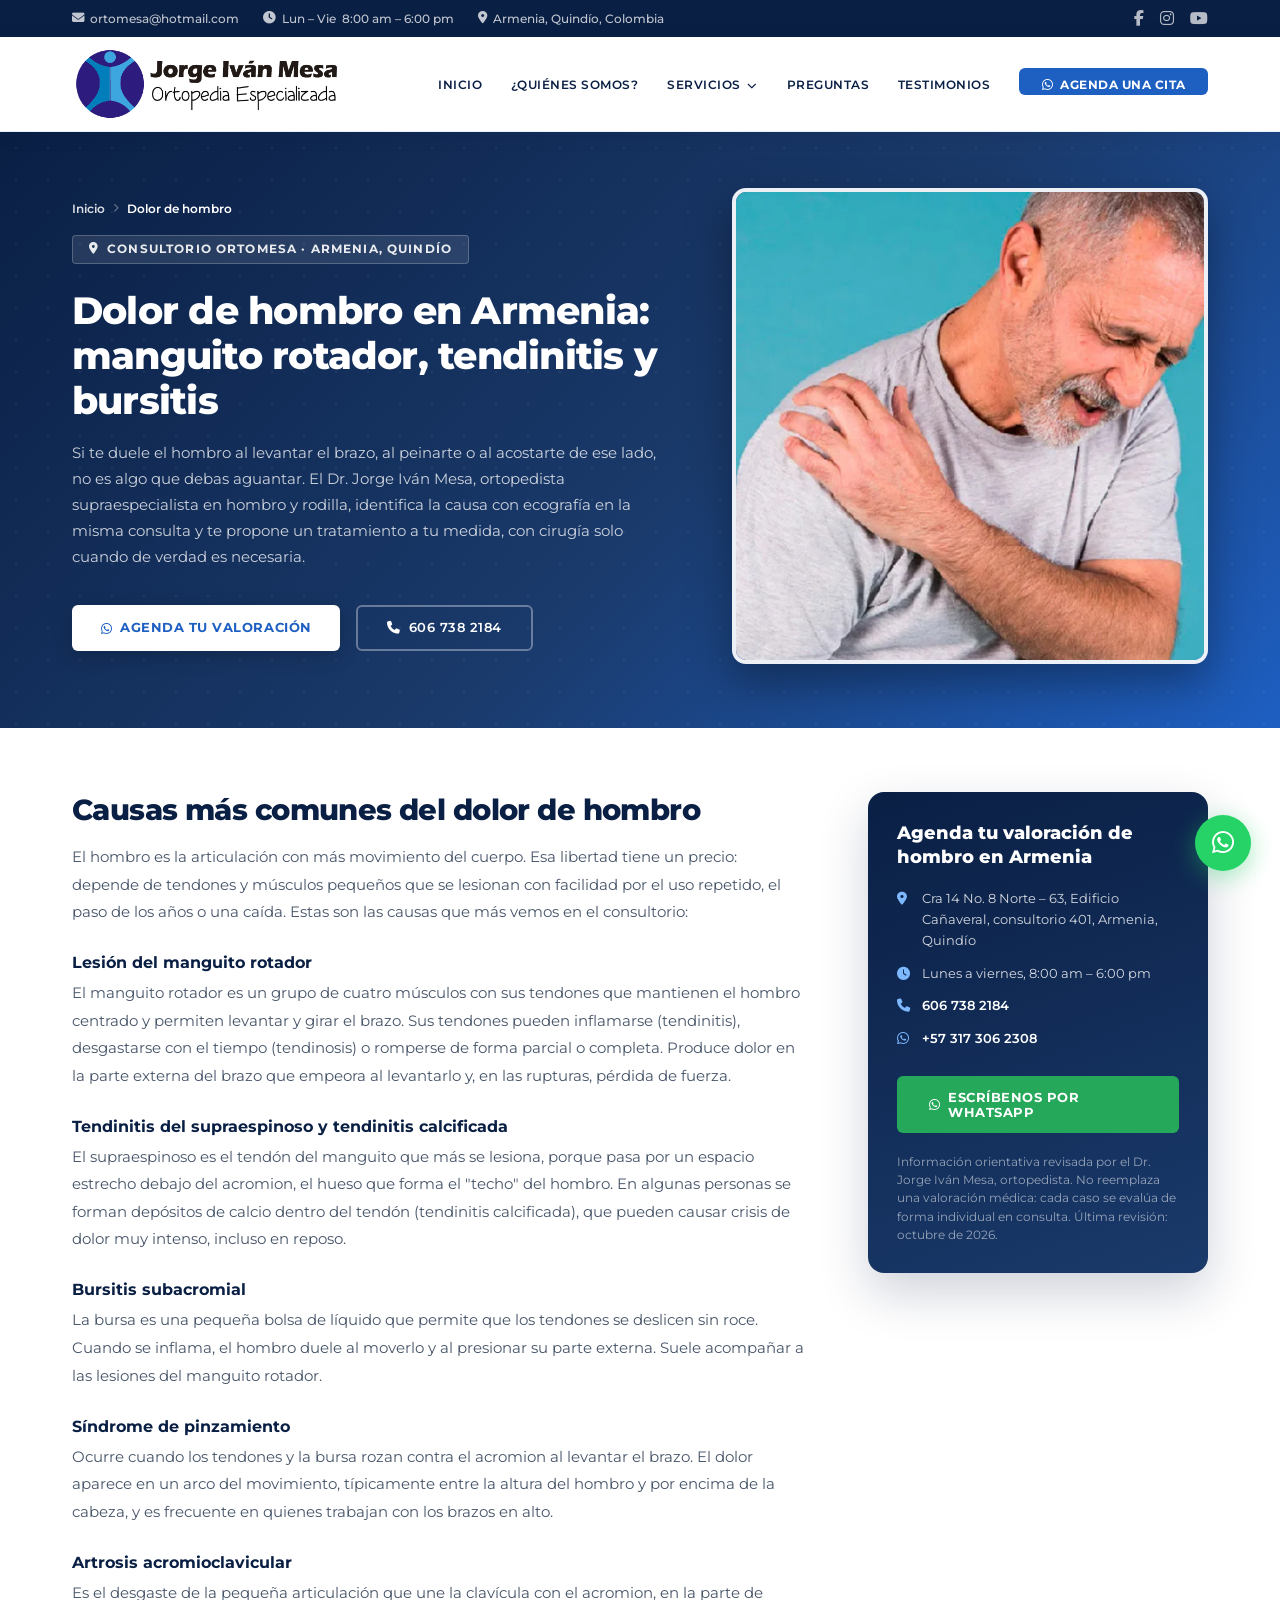
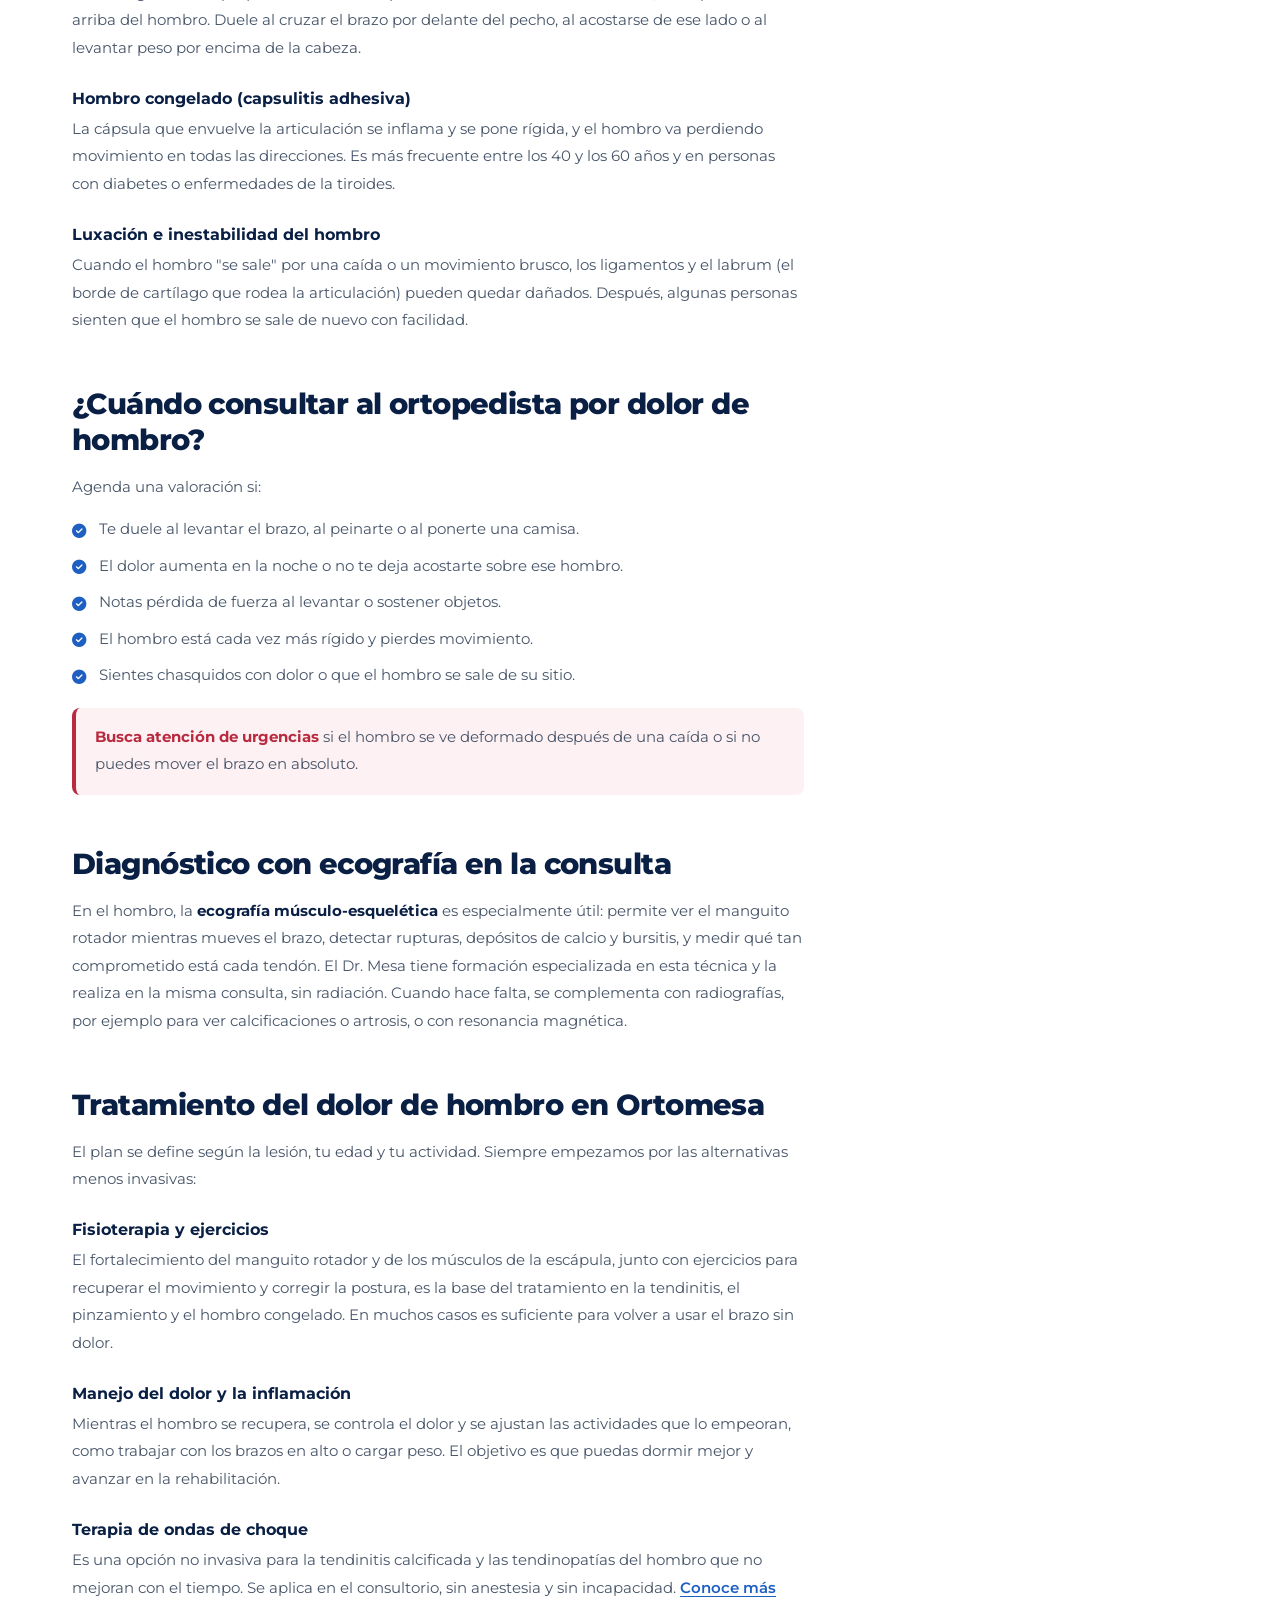
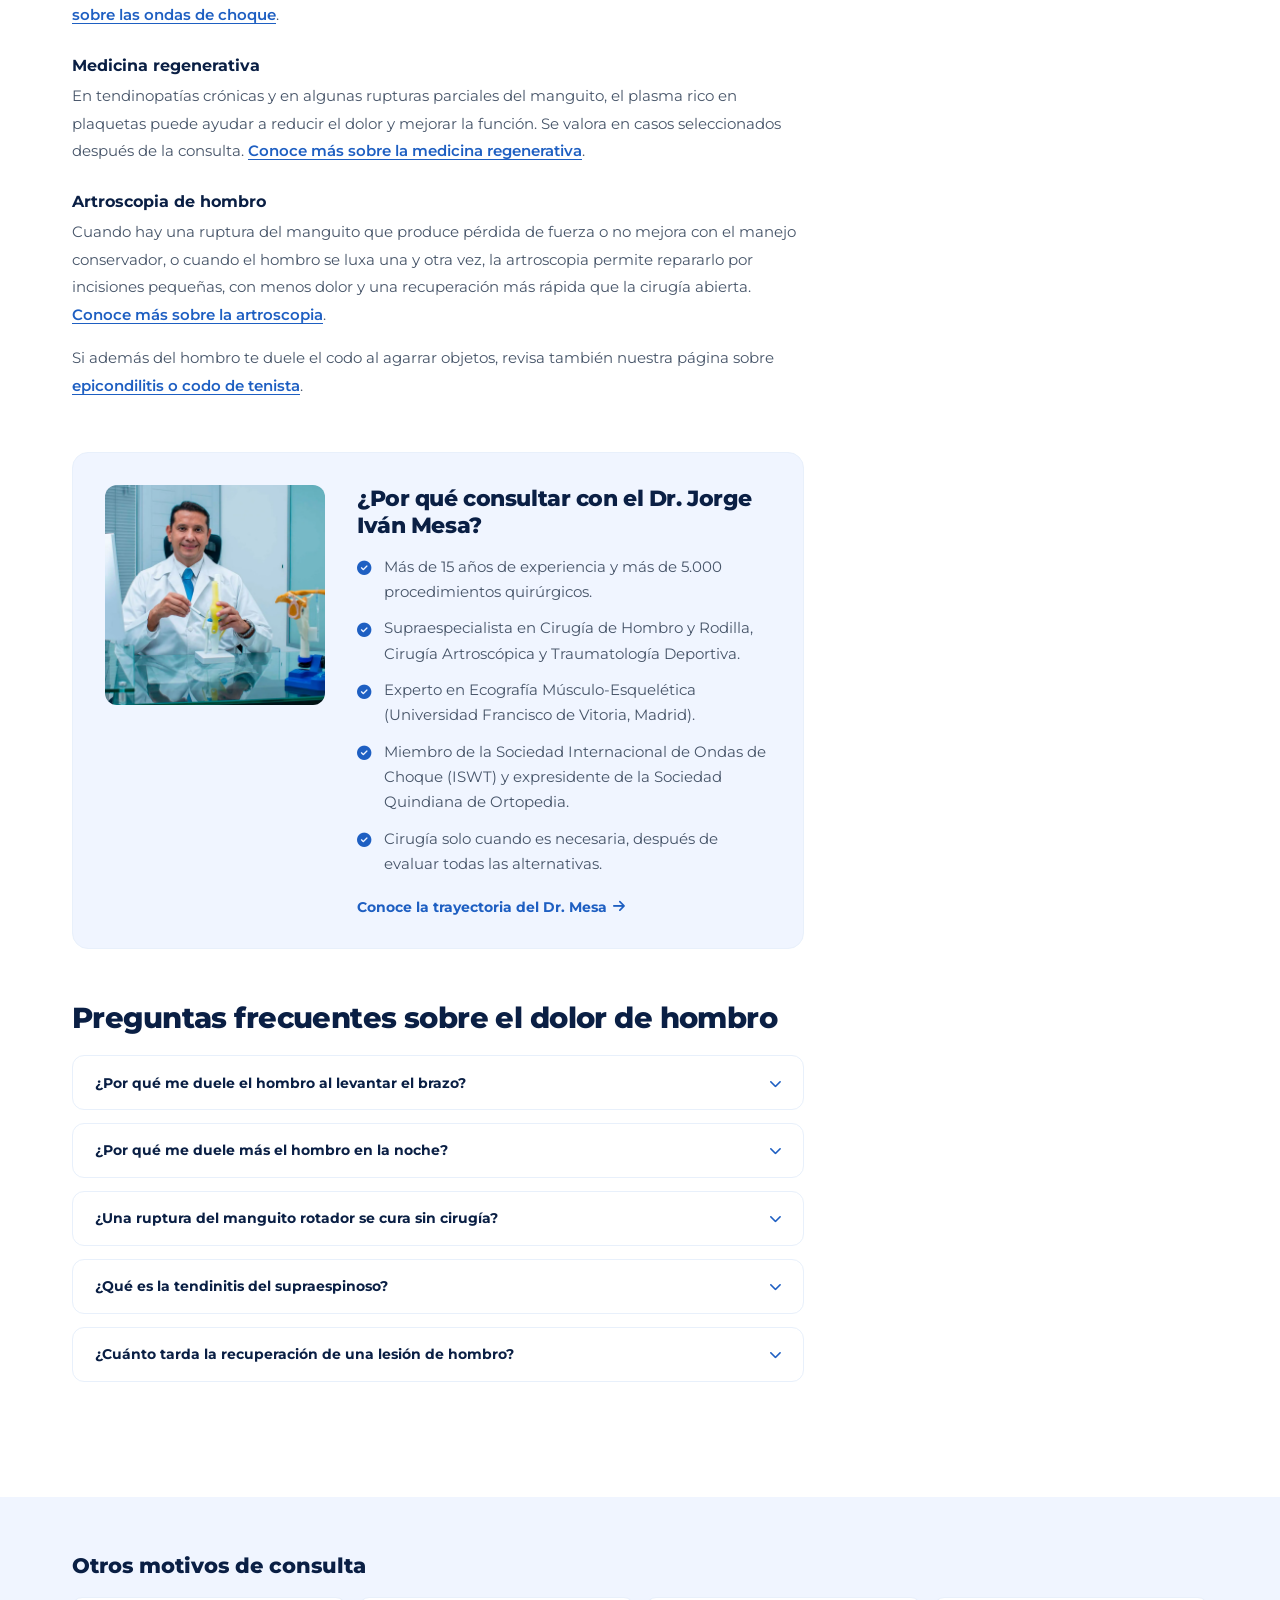
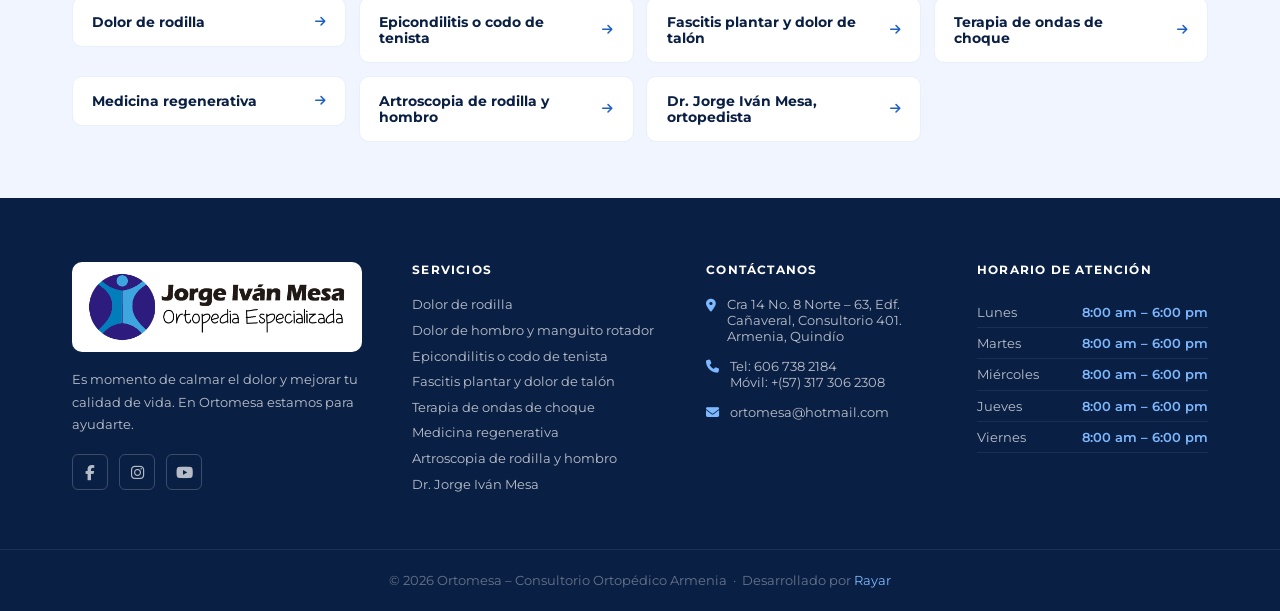
<file: dolor-de-hombro-armenia.html>
<!DOCTYPE html>
<html lang="es-CO">
<head>
  <meta charset="UTF-8">
  <meta name="viewport" content="width=device-width, initial-scale=1.0">

  <!-- Google tag (gtag.js) -->
  <script async src="https://www.googletagmanager.com/gtag/js?id=AW-321467118"></script>
  <script>
    window.dataLayer = window.dataLayer || [];
    function gtag(){dataLayer.push(arguments);}
    gtag('js', new Date());

    gtag('config', 'AW-321467118');
  </script>

  <title>Dolor de Hombro en Armenia | Manguito Rotador | Ortomesa</title>
  <meta name="description" content="Tratamiento de manguito rotador, tendinitis del supraespinoso, bursitis y artrosis del hombro en Armenia. Diagnóstico con ecografía en consulta.">
  <link rel="canonical" href="https://www.ortomesa.com/dolor-de-hombro-armenia">
  <meta name="robots" content="index, follow, max-image-preview:large, max-snippet:-1">
  <meta name="author" content="Dr. Jorge Iván Mesa – Ortomesa">
  <meta name="theme-color" content="#0a1f44">

  <!-- Geolocalización (SEO local) -->
  <meta name="geo.region" content="CO-QUI">
  <meta name="geo.placename" content="Armenia, Quindío, Colombia">
  <meta name="geo.position" content="4.5445;-75.6706">
  <meta name="ICBM" content="4.5445, -75.6706">

  <!-- Open Graph / redes sociales -->
  <meta property="og:type" content="article">
  <meta property="og:locale" content="es_CO">
  <meta property="og:site_name" content="Ortomesa – Dr. Jorge Iván Mesa">
  <meta property="og:title" content="Dolor de Hombro en Armenia | Manguito Rotador | Ortomesa">
  <meta property="og:description" content="Tratamiento de manguito rotador, tendinitis del supraespinoso, bursitis y artrosis del hombro en Armenia. Diagnóstico con ecografía en consulta.">
  <meta property="og:url" content="https://www.ortomesa.com/dolor-de-hombro-armenia">
  <meta property="og:image" content="https://www.ortomesa.com/img/servicio-lesion-hombro.jpg">
  <meta property="og:image:alt" content="Paciente con dolor de hombro por lesión del manguito rotador en Armenia, Quindío">
  <meta name="twitter:card" content="summary_large_image">
  <meta name="twitter:title" content="Dolor de Hombro en Armenia | Manguito Rotador | Ortomesa">
  <meta name="twitter:description" content="Tratamiento de manguito rotador, tendinitis del supraespinoso, bursitis y artrosis del hombro en Armenia. Diagnóstico con ecografía en consulta.">
  <meta name="twitter:image" content="https://www.ortomesa.com/img/servicio-lesion-hombro.jpg">

  <link rel="icon" href="/img/logo-ortomesa-ortopedia-armenia.png" type="image/png">

  <!-- Google Fonts -->
  <link rel="preconnect" href="https://fonts.googleapis.com">
  <link rel="preconnect" href="https://fonts.gstatic.com" crossorigin>
  <link href="https://fonts.googleapis.com/css2?family=Montserrat:wght@300;400;500;600;700;800&display=swap" rel="stylesheet">

  <!-- Font Awesome -->
  <link rel="stylesheet" href="https://cdnjs.cloudflare.com/ajax/libs/font-awesome/6.5.0/css/all.min.css">

  <!-- Estilos propios -->
  <link rel="stylesheet" href="/assets/css/style.css">

  <!-- Datos estructurados (SEO) -->
  <script type="application/ld+json">
  {
    "@context": "https://schema.org",
    "@graph": [
      {
        "@type": [
          "Physician",
          "MedicalBusiness"
        ],
        "@id": "https://www.ortomesa.com/#consultorio",
        "name": "Ortomesa – Dr. Jorge Iván Mesa, Ortopedia Especializada",
        "url": "https://www.ortomesa.com/",
        "image": "https://www.ortomesa.com/img/doctor-jorge-ivan-mesa.jpg",
        "logo": "https://www.ortomesa.com/img/logo-ortomesa-ortopedia-armenia.png",
        "medicalSpecialty": "Orthopedic",
        "telephone": "+576067382184",
        "email": "ortomesa@hotmail.com",
        "priceRange": "$$",
        "address": {
          "@type": "PostalAddress",
          "streetAddress": "Cra 14 No. 8 Norte – 63, Edificio Cañaveral, Consultorio 401",
          "addressLocality": "Armenia",
          "addressRegion": "Quindío",
          "postalCode": "630004",
          "addressCountry": "CO"
        },
        "geo": {
          "@type": "GeoCoordinates",
          "latitude": 4.5445,
          "longitude": -75.6706
        },
        "openingHoursSpecification": [
          {
            "@type": "OpeningHoursSpecification",
            "dayOfWeek": [
              "Monday",
              "Tuesday",
              "Wednesday",
              "Thursday",
              "Friday"
            ],
            "opens": "08:00",
            "closes": "18:00"
          }
        ],
        "sameAs": [
          "https://www.facebook.com/profile.php?id=100063508813069",
          "https://www.instagram.com/ortomesa/",
          "https://www.youtube.com/@ortomesaortopediaarmenia9429"
        ]
      },
      {
        "@type": "MedicalWebPage",
        "@id": "https://www.ortomesa.com/dolor-de-hombro-armenia#pagina",
        "url": "https://www.ortomesa.com/dolor-de-hombro-armenia",
        "name": "Dolor de hombro en Armenia: manguito rotador, tendinitis y bursitis",
        "inLanguage": "es-CO",
        "lastReviewed": "2026-10-24",
        "reviewedBy": {
          "@id": "https://www.ortomesa.com/#consultorio"
        },
        "isPartOf": {
          "@id": "https://www.ortomesa.com/#website"
        },
        "about": [
          {
            "@type": "MedicalCondition",
            "name": "Lesión del manguito rotador"
          },
          {
            "@type": "MedicalCondition",
            "name": "Tendinitis del supraespinoso"
          },
          {
            "@type": "MedicalCondition",
            "name": "Tendinitis calcificada del hombro"
          },
          {
            "@type": "MedicalCondition",
            "name": "Bursitis subacromial"
          },
          {
            "@type": "MedicalCondition",
            "name": "Síndrome de pinzamiento subacromial"
          },
          {
            "@type": "MedicalCondition",
            "name": "Artrosis acromioclavicular"
          },
          {
            "@type": "MedicalCondition",
            "name": "Hombro congelado",
            "alternateName": "Capsulitis adhesiva"
          },
          {
            "@type": "MedicalCondition",
            "name": "Inestabilidad del hombro"
          }
        ]
      },
      {
        "@type": "BreadcrumbList",
        "itemListElement": [
          {
            "@type": "ListItem",
            "position": 1,
            "name": "Inicio",
            "item": "https://www.ortomesa.com/"
          },
          {
            "@type": "ListItem",
            "position": 2,
            "name": "Dolor de hombro",
            "item": "https://www.ortomesa.com/dolor-de-hombro-armenia"
          }
        ]
      },
      {
        "@type": "FAQPage",
        "mainEntity": [
          {
            "@type": "Question",
            "name": "¿Por qué me duele el hombro al levantar el brazo?",
            "acceptedAnswer": {
              "@type": "Answer",
              "text": "La causa más frecuente es una lesión del manguito rotador, en especial del tendón supraespinoso, seguida del síndrome de pinzamiento, la bursitis y la artrosis acromioclavicular. Una ecografía en consulta permite ver el tendón en movimiento y definir el tratamiento adecuado."
            }
          },
          {
            "@type": "Question",
            "name": "¿Por qué me duele más el hombro en la noche?",
            "acceptedAnswer": {
              "@type": "Answer",
              "text": "Al acostarte, la presión sobre el hombro y la posición del brazo aumentan la tensión en los tendones inflamados del manguito rotador y en la bursa. Por eso el dolor nocturno es muy típico de la tendinitis y de las rupturas del manguito. Si te despierta con frecuencia, conviene una valoración."
            }
          },
          {
            "@type": "Question",
            "name": "¿Una ruptura del manguito rotador se cura sin cirugía?",
            "acceptedAnswer": {
              "@type": "Answer",
              "text": "Muchas rupturas parciales, y algunas completas en personas mayores con poca exigencia física, mejoran con fisioterapia y fortalecimiento, aunque el tendón no vuelva a unirse por sí solo. Cuando hay pérdida de fuerza importante, dolor que no mejora o una ruptura en una persona activa, se valora la reparación por artroscopia."
            }
          },
          {
            "@type": "Question",
            "name": "¿Qué es la tendinitis del supraespinoso?",
            "acceptedAnswer": {
              "@type": "Answer",
              "text": "Es la inflamación o el desgaste del tendón supraespinoso, el más importante del manguito rotador, que ayuda a levantar el brazo hacia el lado. Produce dolor en la parte externa del hombro al levantar el brazo y en la noche. Suele mejorar con ejercicios, manejo del dolor y, en casos que no responden, ondas de choque."
            }
          },
          {
            "@type": "Question",
            "name": "¿Cuánto tarda la recuperación de una lesión de hombro?",
            "acceptedAnswer": {
              "@type": "Answer",
              "text": "Depende de la lesión y del tratamiento. Una tendinitis puede mejorar en algunas semanas con ejercicios, un hombro congelado suele tomar varios meses y la recuperación después de una reparación del manguito por artroscopia es más larga. En la valoración te explicamos qué esperar en tu caso."
            }
          }
        ]
      }
    ]
  }
  </script>
</head>
<body>

<div class="topbar">
  <div class="inner">
    <div class="info">
      <span><i class="fa fa-envelope"></i> ortomesa@hotmail.com</span>
      <span><i class="fa fa-clock"></i> Lun – Vie &nbsp;8:00 am – 6:00 pm</span>
      <span><i class="fa fa-map-marker-alt"></i> Armenia, Quindío, Colombia</span>
    </div>
    <div class="right">
      <div class="socials">
        <a href="https://www.facebook.com/profile.php?id=100063508813069" target="_blank" aria-label="Facebook"><i class="fab fa-facebook-f"></i></a>
        <a href="https://www.instagram.com/ortomesa/" target="_blank" aria-label="Instagram"><i class="fab fa-instagram"></i></a>
        <a href="https://www.youtube.com/@ortomesaortopediaarmenia9429" target="_blank" aria-label="YouTube"><i class="fab fa-youtube"></i></a>
      </div>
    </div>
  </div>
</div>

<nav>
  <div class="nav-inner">
    <a class="nav-logo" href="/">
      <img src="/img/logo-ortomesa-ortopedia-armenia.png" width="500" height="137"
           alt="Ortomesa – Dr. Jorge Iván Mesa, ortopedista en Armenia, Quindío">
    </a>
    <ul class="nav-links">
      <li><a href="/">Inicio</a></li>
      <li><a href="/dr-jorge-ivan-mesa">¿Quiénes somos?</a></li>
      <li class="has-sub">
        <a href="/#servicios">Servicios <i class="fa fa-chevron-down"></i></a>
        <ul class="sub-menu">
          <li><a href="/dolor-de-rodilla-armenia">Dolor de rodilla</a></li>
          <li><a href="/dolor-de-hombro-armenia" aria-current="page">Dolor de hombro y manguito rotador</a></li>
          <li><a href="/epicondilitis-codo-de-tenista">Epicondilitis o codo de tenista</a></li>
          <li><a href="/fascitis-plantar-armenia">Fascitis plantar y dolor de talón</a></li>
          <li><a href="/ondas-de-choque-armenia">Terapia de ondas de choque</a></li>
          <li><a href="/medicina-regenerativa-armenia">Medicina regenerativa</a></li>
          <li><a href="/artroscopia-rodilla-hombro">Artroscopia de rodilla y hombro</a></li>
        </ul>
      </li>
      <li><a href="/#preguntas">Preguntas</a></li>
      <li><a href="/#testimonios">Testimonios</a></li>
      <li>
        <a href="https://wa.me/573173062308?text=Hola%2C%20quiero%20agendar%20una%20cita"
           target="_blank" class="nav-cta">
          <i class="fab fa-whatsapp"></i>&nbsp; Agenda una cita
        </a>
      </li>
    </ul>
    <button class="hamburger" aria-label="Abrir menú">
      <span></span><span></span><span></span>
    </button>
  </div>

  <!-- Menú móvil -->
  <div class="mobile-menu" id="mobileMenu">
    <a href="/">Inicio</a>
    <a href="/dr-jorge-ivan-mesa">¿Quiénes somos?</a>
    <a href="/#servicios">Servicios</a>
    <a href="/dolor-de-rodilla-armenia" class="mobile-sub">Dolor de rodilla</a>
    <a href="/dolor-de-hombro-armenia" class="mobile-sub">Dolor de hombro y manguito rotador</a>
    <a href="/epicondilitis-codo-de-tenista" class="mobile-sub">Epicondilitis o codo de tenista</a>
    <a href="/fascitis-plantar-armenia" class="mobile-sub">Fascitis plantar y dolor de talón</a>
    <a href="/ondas-de-choque-armenia" class="mobile-sub">Terapia de ondas de choque</a>
    <a href="/medicina-regenerativa-armenia" class="mobile-sub">Medicina regenerativa</a>
    <a href="/artroscopia-rodilla-hombro" class="mobile-sub">Artroscopia de rodilla y hombro</a>
    <a href="/#preguntas">Preguntas</a>
    <a href="/#testimonios">Testimonios</a>
    <a href="https://wa.me/573173062308?text=Hola%2C%20quiero%20agendar%20una%20cita"
       target="_blank" class="nav-cta">
      <i class="fab fa-whatsapp"></i> Agenda una cita
    </a>
  </div>
</nav>

<main>

  <!-- ══════════════════════════════════════════
       ENCABEZADO
  ════════════════════════════════════════════ -->
  <header class="page-hero">
    <div class="hero-dots"></div>
    <div class="page-hero-inner">
      <div class="page-hero-text">
        <nav class="breadcrumb" aria-label="Ruta de navegación">
          <a href="/">Inicio</a> <i class="fa fa-chevron-right"></i> <span>Dolor de hombro</span>
        </nav>
        <div class="hero-badge"><i class="fa fa-map-marker-alt"></i> Consultorio Ortomesa · Armenia, Quindío</div>
        <h1>Dolor de hombro en Armenia: manguito rotador, tendinitis y bursitis</h1>
        <p class="hero-sub">Si te duele el hombro al levantar el brazo, al peinarte o al acostarte de ese lado, no es algo que debas aguantar. El Dr. Jorge Iván Mesa, ortopedista supraespecialista en hombro y rodilla, identifica la causa con ecografía en la misma consulta y te propone un tratamiento a tu medida, con cirugía solo cuando de verdad es necesaria.</p>
        <div class="hero-btns">
          <a href="https://wa.me/573173062308?text=Hola%2C%20tengo%20dolor%20de%20hombro%20y%20quiero%20agendar%20una%20cita" class="btn-primary" target="_blank">
            <i class="fab fa-whatsapp"></i> Agenda tu valoración
          </a>
          <a href="tel:+576067382184" class="btn-outline"><i class="fa fa-phone"></i> 606 738 2184</a>
        </div>
      </div>
      <div class="page-hero-img">
        <img src="/img/dolor-de-hombro-manguito-rotador-armenia.webp" alt="Paciente con dolor de hombro por lesión del manguito rotador en Armenia, Quindío"
             width="550" height="550" fetchpriority="high">
      </div>
    </div>
  </header>

  <!-- ══════════════════════════════════════════
       CONTENIDO
  ════════════════════════════════════════════ -->
  <div class="page-body">
    <article class="page-article">
    <section id="causas">
      <h2>Causas más comunes del dolor de hombro</h2>
      <p>
        El hombro es la articulación con más movimiento del cuerpo. Esa libertad tiene un precio:
        depende de tendones y músculos pequeños que se lesionan con facilidad por el uso repetido,
        el paso de los años o una caída. Estas son las causas que más vemos en el consultorio:
      </p>

      <h3>Lesión del manguito rotador</h3>
      <p>
        El manguito rotador es un grupo de cuatro músculos con sus tendones que mantienen el
        hombro centrado y permiten levantar y girar el brazo. Sus tendones pueden inflamarse
        (tendinitis), desgastarse con el tiempo (tendinosis) o romperse de forma parcial o
        completa. Produce dolor en la parte externa del brazo que empeora al levantarlo y, en las
        rupturas, pérdida de fuerza.
      </p>

      <h3>Tendinitis del supraespinoso y tendinitis calcificada</h3>
      <p>
        El supraespinoso es el tendón del manguito que más se lesiona, porque pasa por un espacio
        estrecho debajo del acromion, el hueso que forma el "techo" del hombro. En algunas
        personas se forman depósitos de calcio dentro del tendón (tendinitis calcificada), que
        pueden causar crisis de dolor muy intenso, incluso en reposo.
      </p>

      <h3>Bursitis subacromial</h3>
      <p>
        La bursa es una pequeña bolsa de líquido que permite que los tendones se deslicen sin
        roce. Cuando se inflama, el hombro duele al moverlo y al presionar su parte externa.
        Suele acompañar a las lesiones del manguito rotador.
      </p>

      <h3>Síndrome de pinzamiento</h3>
      <p>
        Ocurre cuando los tendones y la bursa rozan contra el acromion al levantar el brazo. El
        dolor aparece en un arco del movimiento, típicamente entre la altura del hombro y por
        encima de la cabeza, y es frecuente en quienes trabajan con los brazos en alto.
      </p>

      <h3>Artrosis acromioclavicular</h3>
      <p>
        Es el desgaste de la pequeña articulación que une la clavícula con el acromion, en la
        parte de arriba del hombro. Duele al cruzar el brazo por delante del pecho, al acostarse
        de ese lado o al levantar peso por encima de la cabeza.
      </p>

      <h3>Hombro congelado (capsulitis adhesiva)</h3>
      <p>
        La cápsula que envuelve la articulación se inflama y se pone rígida, y el hombro va
        perdiendo movimiento en todas las direcciones. Es más frecuente entre los 40 y los 60
        años y en personas con diabetes o enfermedades de la tiroides.
      </p>

      <h3>Luxación e inestabilidad del hombro</h3>
      <p>
        Cuando el hombro "se sale" por una caída o un movimiento brusco, los ligamentos y el
        labrum (el borde de cartílago que rodea la articulación) pueden quedar dañados. Después,
        algunas personas sienten que el hombro se sale de nuevo con facilidad.
      </p>
    </section>

    <section id="cuando-consultar">
      <h2>¿Cuándo consultar al ortopedista por dolor de hombro?</h2>
      <p>Agenda una valoración si:</p>
      <ul class="check-list">
        <li>Te duele al levantar el brazo, al peinarte o al ponerte una camisa.</li>
        <li>El dolor aumenta en la noche o no te deja acostarte sobre ese hombro.</li>
        <li>Notas pérdida de fuerza al levantar o sostener objetos.</li>
        <li>El hombro está cada vez más rígido y pierdes movimiento.</li>
        <li>Sientes chasquidos con dolor o que el hombro se sale de su sitio.</li>
      </ul>
      <p class="alert-box">
        <strong>Busca atención de urgencias</strong> si el hombro se ve deformado después de una
        caída o si no puedes mover el brazo en absoluto.
      </p>
    </section>

    <section id="diagnostico">
      <h2>Diagnóstico con ecografía en la consulta</h2>
      <p>
        En el hombro, la <strong>ecografía músculo-esquelética</strong> es especialmente útil:
        permite ver el manguito rotador mientras mueves el brazo, detectar rupturas, depósitos
        de calcio y bursitis, y medir qué tan comprometido está cada tendón. El Dr. Mesa tiene
        formación especializada en esta técnica y la realiza en la misma consulta, sin radiación.
        Cuando hace falta, se complementa con radiografías, por ejemplo para ver calcificaciones
        o artrosis, o con resonancia magnética.
      </p>
    </section>

    <section id="tratamiento">
      <h2>Tratamiento del dolor de hombro en Ortomesa</h2>
      <p>
        El plan se define según la lesión, tu edad y tu actividad. Siempre empezamos por las
        alternativas menos invasivas:
      </p>

      <h3>Fisioterapia y ejercicios</h3>
      <p>
        El fortalecimiento del manguito rotador y de los músculos de la escápula, junto con
        ejercicios para recuperar el movimiento y corregir la postura, es la base del tratamiento
        en la tendinitis, el pinzamiento y el hombro congelado. En muchos casos es suficiente
        para volver a usar el brazo sin dolor.
      </p>

      <h3>Manejo del dolor y la inflamación</h3>
      <p>
        Mientras el hombro se recupera, se controla el dolor y se ajustan las actividades que lo
        empeoran, como trabajar con los brazos en alto o cargar peso. El objetivo es que puedas
        dormir mejor y avanzar en la rehabilitación.
      </p>

      <h3>Terapia de ondas de choque</h3>
      <p>
        Es una opción no invasiva para la tendinitis calcificada y las tendinopatías del hombro
        que no mejoran con el tiempo. Se aplica en el consultorio, sin anestesia y sin
        incapacidad. <a href="/ondas-de-choque-armenia">Conoce más sobre las ondas de choque</a>.
      </p>

      <h3>Medicina regenerativa</h3>
      <p>
        En tendinopatías crónicas y en algunas rupturas parciales del manguito, el plasma rico en
        plaquetas puede ayudar a reducir el dolor y mejorar la función. Se valora en casos
        seleccionados después de la consulta.
        <a href="/medicina-regenerativa-armenia">Conoce más sobre la medicina regenerativa</a>.
      </p>

      <h3>Artroscopia de hombro</h3>
      <p>
        Cuando hay una ruptura del manguito que produce pérdida de fuerza o no mejora con el
        manejo conservador, o cuando el hombro se luxa una y otra vez, la artroscopia permite
        repararlo por incisiones pequeñas, con menos dolor y una recuperación más rápida que la
        cirugía abierta. <a href="/artroscopia-rodilla-hombro">Conoce más sobre la artroscopia</a>.
      </p>
      <p>
        Si además del hombro te duele el codo al agarrar objetos, revisa también nuestra página
        sobre <a href="/epicondilitis-codo-de-tenista">epicondilitis o codo de tenista</a>.
      </p>
    </section>

    <section id="por-que" class="page-why">
      <img src="/img/dr-jorge-ivan-mesa-ortopedista-armenia.webp"
           alt="Dr. Jorge Iván Mesa, ortopedista supraespecialista en hombro en Armenia"
           width="900" height="900" loading="lazy">
      <div>
        <h2>¿Por qué consultar con el Dr. Jorge Iván Mesa?</h2>
        <ul class="check-list">
          <li>Más de 15 años de experiencia y más de 5.000 procedimientos quirúrgicos.</li>
          <li>Supraespecialista en Cirugía de Hombro y Rodilla, Cirugía Artroscópica y Traumatología Deportiva.</li>
          <li>Experto en Ecografía Músculo-Esquelética (Universidad Francisco de Vitoria, Madrid).</li>
          <li>Miembro de la Sociedad Internacional de Ondas de Choque (ISWT) y expresidente de la Sociedad Quindiana de Ortopedia.</li>
          <li>Cirugía solo cuando es necesaria, después de evaluar todas las alternativas.</li>
        </ul>
        <a href="/dr-jorge-ivan-mesa" class="text-link">Conoce la trayectoria del Dr. Mesa <i class="fa fa-arrow-right"></i></a>
      </div>
    </section>

    <!-- Deben coincidir con el FAQPage de los datos estructurados. -->
    <section id="preguntas" class="page-faq">
      <h2>Preguntas frecuentes sobre el dolor de hombro</h2>
      <div class="faq-list">
        <details class="faq-item">
          <summary><h3>¿Por qué me duele el hombro al levantar el brazo?</h3></summary>
          <div class="faq-answer"><p>La causa más frecuente es una lesión del manguito rotador, en especial del tendón supraespinoso, seguida del síndrome de pinzamiento, la bursitis y la artrosis acromioclavicular. Una ecografía en consulta permite ver el tendón en movimiento y definir el tratamiento adecuado.</p></div>
        </details>
        <details class="faq-item">
          <summary><h3>¿Por qué me duele más el hombro en la noche?</h3></summary>
          <div class="faq-answer"><p>Al acostarte, la presión sobre el hombro y la posición del brazo aumentan la tensión en los tendones inflamados del manguito rotador y en la bursa. Por eso el dolor nocturno es muy típico de la tendinitis y de las rupturas del manguito. Si te despierta con frecuencia, conviene una valoración.</p></div>
        </details>
        <details class="faq-item">
          <summary><h3>¿Una ruptura del manguito rotador se cura sin cirugía?</h3></summary>
          <div class="faq-answer"><p>Muchas rupturas parciales, y algunas completas en personas mayores con poca exigencia física, mejoran con fisioterapia y fortalecimiento, aunque el tendón no vuelva a unirse por sí solo. Cuando hay pérdida de fuerza importante, dolor que no mejora o una ruptura en una persona activa, se valora la reparación por artroscopia.</p></div>
        </details>
        <details class="faq-item">
          <summary><h3>¿Qué es la tendinitis del supraespinoso?</h3></summary>
          <div class="faq-answer"><p>Es la inflamación o el desgaste del tendón supraespinoso, el más importante del manguito rotador, que ayuda a levantar el brazo hacia el lado. Produce dolor en la parte externa del hombro al levantar el brazo y en la noche. Suele mejorar con ejercicios, manejo del dolor y, en casos que no responden, ondas de choque.</p></div>
        </details>
        <details class="faq-item">
          <summary><h3>¿Cuánto tarda la recuperación de una lesión de hombro?</h3></summary>
          <div class="faq-answer"><p>Depende de la lesión y del tratamiento. Una tendinitis puede mejorar en algunas semanas con ejercicios, un hombro congelado suele tomar varios meses y la recuperación después de una reparación del manguito por artroscopia es más larga. En la valoración te explicamos qué esperar en tu caso.</p></div>
        </details>
      </div>
    </section>

    </article>

    <aside class="page-aside">
      <div class="aside-card">
        <h2>Agenda tu valoración de hombro en Armenia</h2>
        <ul class="aside-info">
          <li><i class="fa fa-map-marker-alt"></i> Cra 14 No. 8 Norte – 63, Edificio Cañaveral, consultorio 401, Armenia, Quindío</li>
          <li><i class="fa fa-clock"></i> Lunes a viernes, 8:00 am – 6:00 pm</li>
          <li><i class="fa fa-phone"></i> <a href="tel:+576067382184">606 738 2184</a></li>
          <li><i class="fab fa-whatsapp"></i> <a href="https://wa.me/573173062308?text=Hola%2C%20tengo%20dolor%20de%20hombro%20y%20quiero%20agendar%20una%20cita" target="_blank">+57 317 306 2308</a></li>
        </ul>
        <a href="https://wa.me/573173062308?text=Hola%2C%20tengo%20dolor%20de%20hombro%20y%20quiero%20agendar%20una%20cita" class="btn-blue" target="_blank">
          <i class="fab fa-whatsapp"></i> Escríbenos por WhatsApp
        </a>
        <p class="aside-note">
          Información orientativa revisada por el Dr. Jorge Iván Mesa, ortopedista. No reemplaza
          una valoración médica: cada caso se evalúa de forma individual en consulta.
          Última revisión: octubre de 2026.
        </p>
      </div>
    </aside>
  </div>

  <!-- ══════════════════════════════════════════
       OTRAS PÁGINAS (enlazado interno)
  ════════════════════════════════════════════ -->
  <nav class="page-related" aria-label="Otros tratamientos">
    <div class="inner">
      <h2>Otros motivos de consulta</h2>
      <ul>
        <li><a href="/dolor-de-rodilla-armenia">Dolor de rodilla <i class="fa fa-arrow-right"></i></a></li>
        <li><a href="/epicondilitis-codo-de-tenista">Epicondilitis o codo de tenista <i class="fa fa-arrow-right"></i></a></li>
        <li><a href="/fascitis-plantar-armenia">Fascitis plantar y dolor de talón <i class="fa fa-arrow-right"></i></a></li>
        <li><a href="/ondas-de-choque-armenia">Terapia de ondas de choque <i class="fa fa-arrow-right"></i></a></li>
        <li><a href="/medicina-regenerativa-armenia">Medicina regenerativa <i class="fa fa-arrow-right"></i></a></li>
        <li><a href="/artroscopia-rodilla-hombro">Artroscopia de rodilla y hombro <i class="fa fa-arrow-right"></i></a></li>
        <li><a href="/dr-jorge-ivan-mesa">Dr. Jorge Iván Mesa, ortopedista <i class="fa fa-arrow-right"></i></a></li>
      </ul>
    </div>
  </nav>

</main>

<footer class="footer">
  <div class="footer-grid">

    <div>
      <img src="/img/logo-ortomesa-ortopedia-armenia.png" width="500" height="137" loading="lazy"
           alt="Ortomesa – Consultorio de ortopedia del Dr. Jorge Iván Mesa en Armenia" class="footer-logo-img">
      <p>Es momento de calmar el dolor y mejorar tu calidad de vida.
         En Ortomesa estamos para ayudarte.</p>
      <div class="footer-socials">
        <a href="https://www.facebook.com/profile.php?id=100063508813069" target="_blank" aria-label="Facebook"><i class="fab fa-facebook-f"></i></a>
        <a href="https://www.instagram.com/ortomesa/" target="_blank" aria-label="Instagram"><i class="fab fa-instagram"></i></a>
        <a href="https://www.youtube.com/@ortomesaortopediaarmenia9429" target="_blank" aria-label="YouTube"><i class="fab fa-youtube"></i></a>
      </div>
    </div>

    <div>
      <h4>Servicios</h4>
      <ul class="footer-links">
        <li><a href="/dolor-de-rodilla-armenia">Dolor de rodilla</a></li>
        <li><a href="/dolor-de-hombro-armenia">Dolor de hombro y manguito rotador</a></li>
        <li><a href="/epicondilitis-codo-de-tenista">Epicondilitis o codo de tenista</a></li>
        <li><a href="/fascitis-plantar-armenia">Fascitis plantar y dolor de talón</a></li>
        <li><a href="/ondas-de-choque-armenia">Terapia de ondas de choque</a></li>
        <li><a href="/medicina-regenerativa-armenia">Medicina regenerativa</a></li>
        <li><a href="/artroscopia-rodilla-hombro">Artroscopia de rodilla y hombro</a></li>
        <li><a href="/dr-jorge-ivan-mesa">Dr. Jorge Iván Mesa</a></li>
      </ul>
    </div>

    <div>
      <h4>Contáctanos</h4>
      <ul class="footer-contact">
        <li>
          <i class="fa fa-map-marker-alt"></i>
          <span>Cra 14 No. 8 Norte – 63, Edf. Cañaveral, Consultorio 401. Armenia, Quindío</span>
        </li>
        <li>
          <i class="fa fa-phone"></i>
          <span>
            <a href="tel:+576067382184">Tel: 606 738 2184</a><br>
            <a href="https://wa.me/573173062308" target="_blank">Móvil: +(57) 317 306 2308</a>
          </span>
        </li>
        <li>
          <i class="fa fa-envelope"></i>
          <a href="mailto:ortomesa@hotmail.com">ortomesa@hotmail.com</a>
        </li>
      </ul>
    </div>

    <div>
      <h4>Horario de atención</h4>
      <ul class="footer-hours">
        <li>Lunes    <span>8:00 am – 6:00 pm</span></li>
        <li>Martes   <span>8:00 am – 6:00 pm</span></li>
        <li>Miércoles<span>8:00 am – 6:00 pm</span></li>
        <li>Jueves   <span>8:00 am – 6:00 pm</span></li>
        <li>Viernes  <span>8:00 am – 6:00 pm</span></li>
      </ul>
    </div>

  </div>
  <div class="footer-bottom">
    <p>&copy; 2026 Ortomesa – Consultorio Ortopédico Armenia &nbsp;·&nbsp;
       Desarrollado por <a href="https://vamosarayar.com/" target="_blank">Rayar</a></p>
  </div>
</footer>

<!-- ── WhatsApp FAB ── -->
<a href="https://wa.me/573173062308?text=Hola%2C%20tengo%20dolor%20de%20hombro%20y%20quiero%20agendar%20una%20cita"
   class="fab-wa" target="_blank" rel="noopener noreferrer" aria-label="WhatsApp">
  <i class="fab fa-whatsapp"></i>
</a>

<script src="/assets/js/main.js"></script>
</body>
</html>
</file>
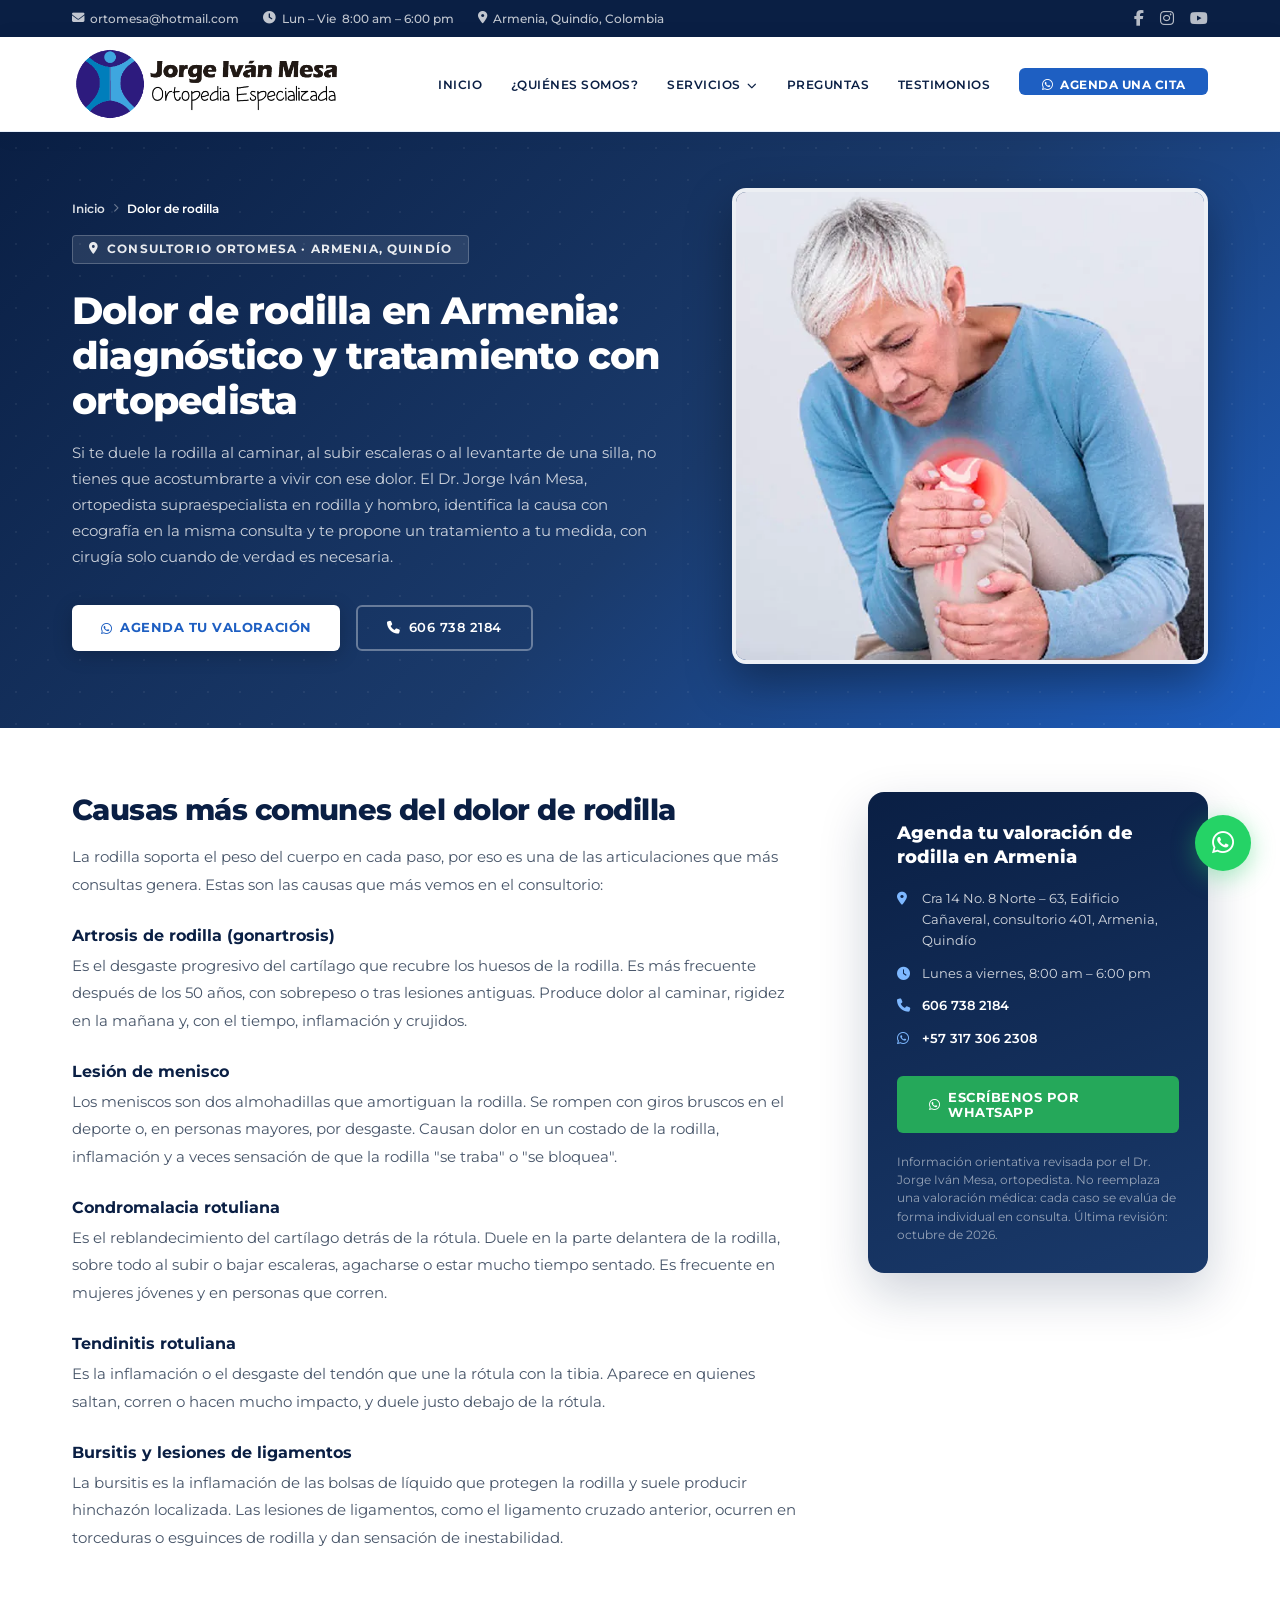
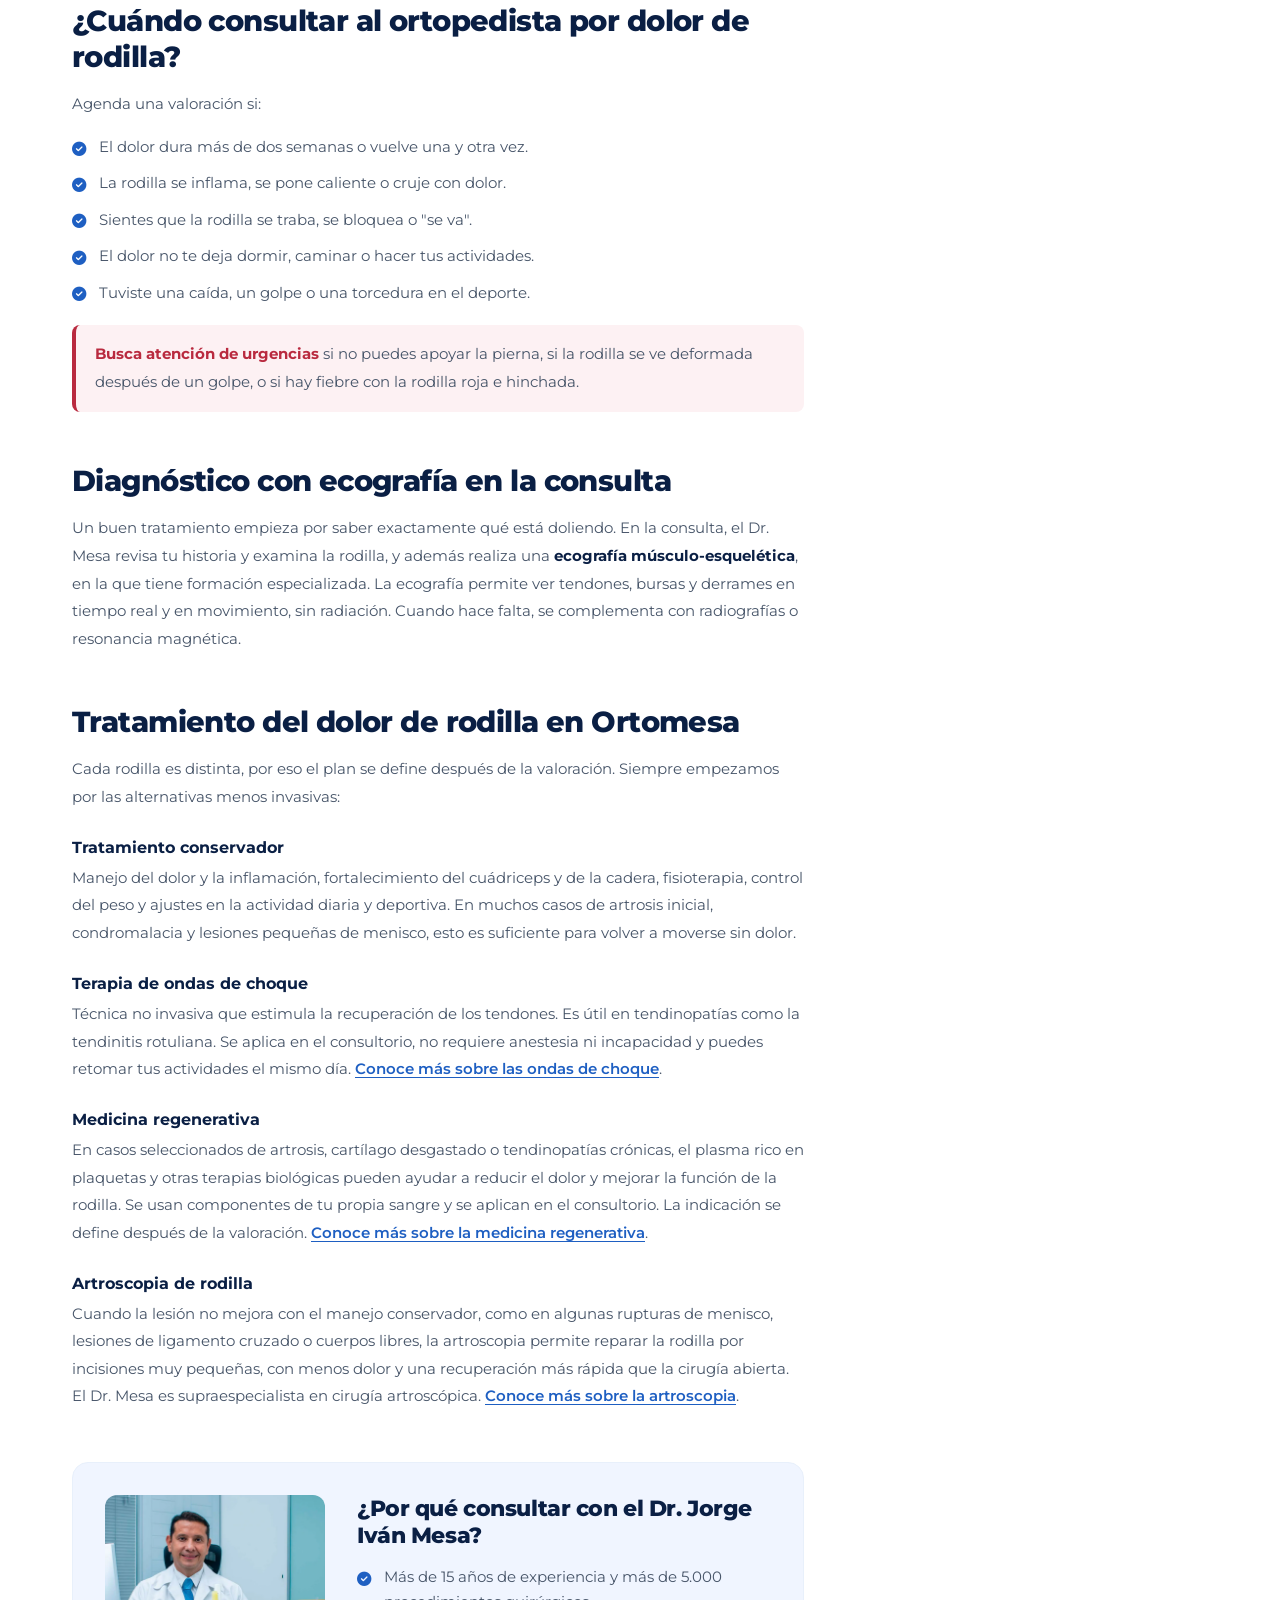
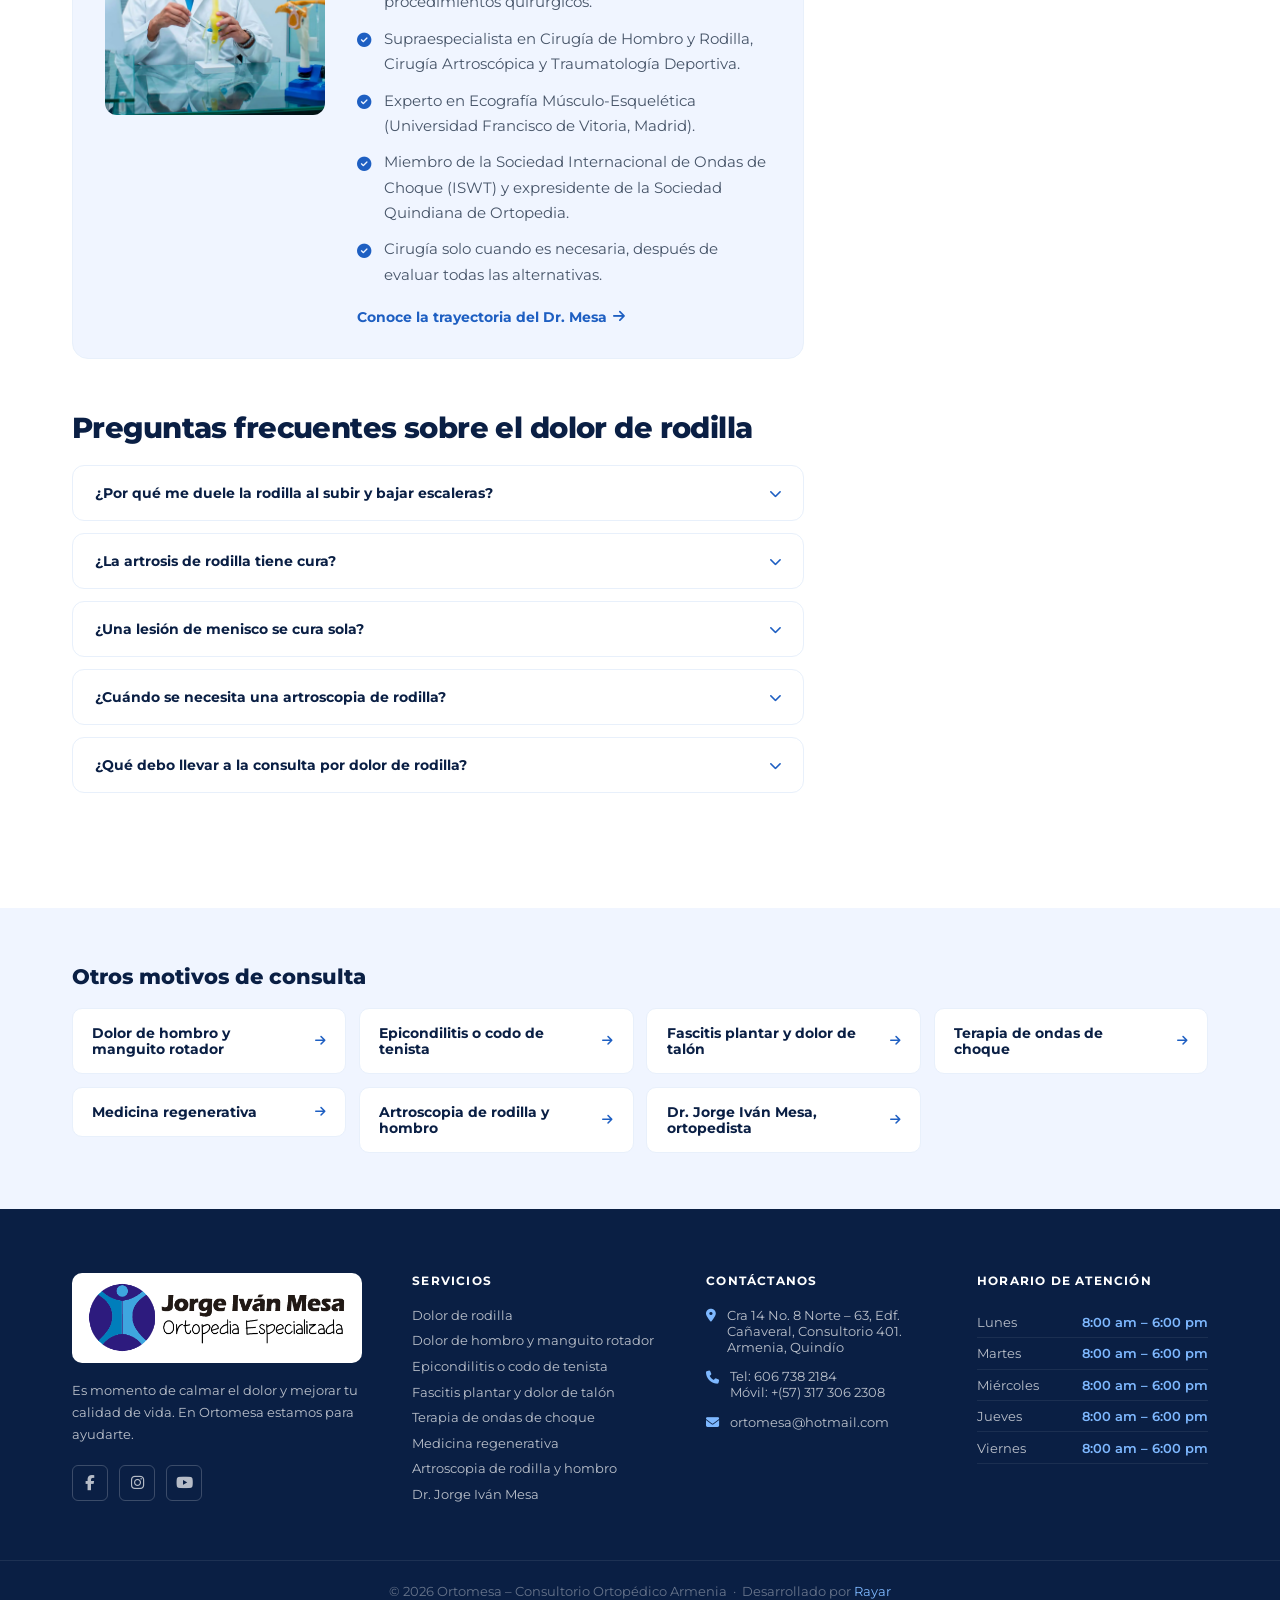
<file: dolor-de-rodilla-armenia.html>
<!DOCTYPE html>
<html lang="es-CO">
<head>
  <meta charset="UTF-8">
  <meta name="viewport" content="width=device-width, initial-scale=1.0">

  <!-- Google tag (gtag.js) -->
  <script async src="https://www.googletagmanager.com/gtag/js?id=AW-321467118"></script>
  <script>
    window.dataLayer = window.dataLayer || [];
    function gtag(){dataLayer.push(arguments);}
    gtag('js', new Date());

    gtag('config', 'AW-321467118');
  </script>

  <title>Dolor de Rodilla en Armenia | Ortopedista | Ortomesa</title>
  <meta name="description" content="¿Dolor de rodilla al caminar o subir escaleras? Diagnóstico con ecografía y tratamiento de artrosis, menisco y condromalacia en Armenia, Quindío.">
  <link rel="canonical" href="https://www.ortomesa.com/dolor-de-rodilla-armenia">
  <meta name="robots" content="index, follow, max-image-preview:large, max-snippet:-1">
  <meta name="author" content="Dr. Jorge Iván Mesa – Ortomesa">
  <meta name="theme-color" content="#0a1f44">

  <!-- Geolocalización (SEO local) -->
  <meta name="geo.region" content="CO-QUI">
  <meta name="geo.placename" content="Armenia, Quindío, Colombia">
  <meta name="geo.position" content="4.5445;-75.6706">
  <meta name="ICBM" content="4.5445, -75.6706">

  <!-- Open Graph / redes sociales -->
  <meta property="og:type" content="article">
  <meta property="og:locale" content="es_CO">
  <meta property="og:site_name" content="Ortomesa – Dr. Jorge Iván Mesa">
  <meta property="og:title" content="Dolor de Rodilla en Armenia | Ortopedista | Ortomesa">
  <meta property="og:description" content="Diagnóstico con ecografía y tratamiento de artrosis, menisco y condromalacia rotuliana en Armenia, Quindío.">
  <meta property="og:url" content="https://www.ortomesa.com/dolor-de-rodilla-armenia">
  <meta property="og:image" content="https://www.ortomesa.com/img/servicio-lesion-rodilla.jpg">
  <meta property="og:image:alt" content="Paciente con dolor de rodilla durante valoración ortopédica en Armenia, Quindío">
  <meta name="twitter:card" content="summary_large_image">
  <meta name="twitter:title" content="Dolor de Rodilla en Armenia | Ortopedista | Ortomesa">
  <meta name="twitter:description" content="Diagnóstico con ecografía y tratamiento de artrosis, menisco y condromalacia rotuliana en Armenia, Quindío.">
  <meta name="twitter:image" content="https://www.ortomesa.com/img/servicio-lesion-rodilla.jpg">

  <link rel="icon" href="/img/logo-ortomesa-ortopedia-armenia.png" type="image/png">

  <!-- Google Fonts -->
  <link rel="preconnect" href="https://fonts.googleapis.com">
  <link rel="preconnect" href="https://fonts.gstatic.com" crossorigin>
  <link href="https://fonts.googleapis.com/css2?family=Montserrat:wght@300;400;500;600;700;800&display=swap" rel="stylesheet">

  <!-- Font Awesome -->
  <link rel="stylesheet" href="https://cdnjs.cloudflare.com/ajax/libs/font-awesome/6.5.0/css/all.min.css">

  <!-- Estilos propios -->
  <link rel="stylesheet" href="/assets/css/style.css">

  <!-- Datos estructurados (SEO) -->
  <script type="application/ld+json">
  {
    "@context": "https://schema.org",
    "@graph": [
      {
        "@type": [
          "Physician",
          "MedicalBusiness"
        ],
        "@id": "https://www.ortomesa.com/#consultorio",
        "name": "Ortomesa – Dr. Jorge Iván Mesa, Ortopedia Especializada",
        "url": "https://www.ortomesa.com/",
        "image": "https://www.ortomesa.com/img/doctor-jorge-ivan-mesa.jpg",
        "logo": "https://www.ortomesa.com/img/logo-ortomesa-ortopedia-armenia.png",
        "medicalSpecialty": "Orthopedic",
        "telephone": "+576067382184",
        "email": "ortomesa@hotmail.com",
        "priceRange": "$$",
        "address": {
          "@type": "PostalAddress",
          "streetAddress": "Cra 14 No. 8 Norte – 63, Edificio Cañaveral, Consultorio 401",
          "addressLocality": "Armenia",
          "addressRegion": "Quindío",
          "postalCode": "630004",
          "addressCountry": "CO"
        },
        "geo": {
          "@type": "GeoCoordinates",
          "latitude": 4.5445,
          "longitude": -75.6706
        },
        "openingHoursSpecification": [
          {
            "@type": "OpeningHoursSpecification",
            "dayOfWeek": [
              "Monday",
              "Tuesday",
              "Wednesday",
              "Thursday",
              "Friday"
            ],
            "opens": "08:00",
            "closes": "18:00"
          }
        ],
        "sameAs": [
          "https://www.facebook.com/profile.php?id=100063508813069",
          "https://www.instagram.com/ortomesa/",
          "https://www.youtube.com/@ortomesaortopediaarmenia9429"
        ]
      },
      {
        "@type": "MedicalWebPage",
        "@id": "https://www.ortomesa.com/dolor-de-rodilla-armenia#pagina",
        "url": "https://www.ortomesa.com/dolor-de-rodilla-armenia",
        "name": "Dolor de rodilla en Armenia: diagnóstico y tratamiento",
        "inLanguage": "es-CO",
        "lastReviewed": "2026-10-24",
        "reviewedBy": {
          "@id": "https://www.ortomesa.com/#consultorio"
        },
        "isPartOf": {
          "@id": "https://www.ortomesa.com/#website"
        },
        "about": [
          {
            "@type": "MedicalCondition",
            "name": "Artrosis de rodilla",
            "alternateName": "Gonartrosis"
          },
          {
            "@type": "MedicalCondition",
            "name": "Lesión de menisco"
          },
          {
            "@type": "MedicalCondition",
            "name": "Condromalacia rotuliana"
          },
          {
            "@type": "MedicalCondition",
            "name": "Tendinitis rotuliana"
          },
          {
            "@type": "MedicalCondition",
            "name": "Bursitis de rodilla"
          }
        ]
      },
      {
        "@type": "BreadcrumbList",
        "itemListElement": [
          {
            "@type": "ListItem",
            "position": 1,
            "name": "Inicio",
            "item": "https://www.ortomesa.com/"
          },
          {
            "@type": "ListItem",
            "position": 2,
            "name": "Dolor de rodilla",
            "item": "https://www.ortomesa.com/dolor-de-rodilla-armenia"
          }
        ]
      },
      {
        "@type": "FAQPage",
        "mainEntity": [
          {
            "@type": "Question",
            "name": "¿Por qué me duele la rodilla al subir y bajar escaleras?",
            "acceptedAnswer": {
              "@type": "Answer",
              "text": "Las causas más frecuentes son la condromalacia rotuliana (desgaste del cartílago de la rótula), la artrosis de rodilla y las lesiones de menisco. Si el dolor dura más de dos semanas, se acompaña de inflamación o de sensación de bloqueo, conviene una valoración con ecografía para identificar la causa."
            }
          },
          {
            "@type": "Question",
            "name": "¿La artrosis de rodilla tiene cura?",
            "acceptedAnswer": {
              "@type": "Answer",
              "text": "La artrosis no tiene una cura definitiva, pero sí se puede tratar. Con un plan de fortalecimiento, control del peso, manejo del dolor y, cuando corresponde, otros procedimientos, es posible reducir el dolor, mejorar la movilidad y retrasar o evitar una cirugía de reemplazo."
            }
          },
          {
            "@type": "Question",
            "name": "¿Una lesión de menisco se cura sola?",
            "acceptedAnswer": {
              "@type": "Answer",
              "text": "Depende del tipo de ruptura y de la zona del menisco afectada. Muchas lesiones pequeñas mejoran con tratamiento conservador y fortalecimiento. Las que producen bloqueo de la rodilla, inestabilidad o dolor que no mejora pueden requerir una artroscopia."
            }
          },
          {
            "@type": "Question",
            "name": "¿Cuándo se necesita una artroscopia de rodilla?",
            "acceptedAnswer": {
              "@type": "Answer",
              "text": "Se indica cuando hay lesiones de menisco, del ligamento cruzado, cuerpos libres o daño del cartílago que no mejoran con tratamiento conservador. Es una cirugía mínimamente invasiva, con incisiones pequeñas y una recuperación más rápida que la cirugía abierta."
            }
          },
          {
            "@type": "Question",
            "name": "¿Qué debo llevar a la consulta por dolor de rodilla?",
            "acceptedAnswer": {
              "@type": "Answer",
              "text": "Lleva las radiografías, resonancias o ecografías que tengas, la lista de medicamentos que tomas y anota desde cuándo te duele, qué actividades empeoran el dolor y qué has probado. Usa ropa que permita descubrir la rodilla con facilidad."
            }
          }
        ]
      }
    ]
  }
  </script>
</head>
<body>

<div class="topbar">
  <div class="inner">
    <div class="info">
      <span><i class="fa fa-envelope"></i> ortomesa@hotmail.com</span>
      <span><i class="fa fa-clock"></i> Lun – Vie &nbsp;8:00 am – 6:00 pm</span>
      <span><i class="fa fa-map-marker-alt"></i> Armenia, Quindío, Colombia</span>
    </div>
    <div class="right">
      <div class="socials">
        <a href="https://www.facebook.com/profile.php?id=100063508813069" target="_blank" aria-label="Facebook"><i class="fab fa-facebook-f"></i></a>
        <a href="https://www.instagram.com/ortomesa/" target="_blank" aria-label="Instagram"><i class="fab fa-instagram"></i></a>
        <a href="https://www.youtube.com/@ortomesaortopediaarmenia9429" target="_blank" aria-label="YouTube"><i class="fab fa-youtube"></i></a>
      </div>
    </div>
  </div>
</div>

<nav>
  <div class="nav-inner">
    <a class="nav-logo" href="/">
      <img src="/img/logo-ortomesa-ortopedia-armenia.png" width="500" height="137"
           alt="Ortomesa – Dr. Jorge Iván Mesa, ortopedista en Armenia, Quindío">
    </a>
    <ul class="nav-links">
      <li><a href="/">Inicio</a></li>
      <li><a href="/dr-jorge-ivan-mesa">¿Quiénes somos?</a></li>
      <li class="has-sub">
        <a href="/#servicios">Servicios <i class="fa fa-chevron-down"></i></a>
        <ul class="sub-menu">
          <li><a href="/dolor-de-rodilla-armenia" aria-current="page">Dolor de rodilla</a></li>
          <li><a href="/dolor-de-hombro-armenia">Dolor de hombro y manguito rotador</a></li>
          <li><a href="/epicondilitis-codo-de-tenista">Epicondilitis o codo de tenista</a></li>
          <li><a href="/fascitis-plantar-armenia">Fascitis plantar y dolor de talón</a></li>
          <li><a href="/ondas-de-choque-armenia">Terapia de ondas de choque</a></li>
          <li><a href="/medicina-regenerativa-armenia">Medicina regenerativa</a></li>
          <li><a href="/artroscopia-rodilla-hombro">Artroscopia de rodilla y hombro</a></li>
        </ul>
      </li>
      <li><a href="/#preguntas">Preguntas</a></li>
      <li><a href="/#testimonios">Testimonios</a></li>
      <li>
        <a href="https://wa.me/573173062308?text=Hola%2C%20quiero%20agendar%20una%20cita"
           target="_blank" class="nav-cta">
          <i class="fab fa-whatsapp"></i>&nbsp; Agenda una cita
        </a>
      </li>
    </ul>
    <button class="hamburger" aria-label="Abrir menú">
      <span></span><span></span><span></span>
    </button>
  </div>

  <!-- Menú móvil -->
  <div class="mobile-menu" id="mobileMenu">
    <a href="/">Inicio</a>
    <a href="/dr-jorge-ivan-mesa">¿Quiénes somos?</a>
    <a href="/#servicios">Servicios</a>
    <a href="/dolor-de-rodilla-armenia" class="mobile-sub">Dolor de rodilla</a>
    <a href="/dolor-de-hombro-armenia" class="mobile-sub">Dolor de hombro y manguito rotador</a>
    <a href="/epicondilitis-codo-de-tenista" class="mobile-sub">Epicondilitis o codo de tenista</a>
    <a href="/fascitis-plantar-armenia" class="mobile-sub">Fascitis plantar y dolor de talón</a>
    <a href="/ondas-de-choque-armenia" class="mobile-sub">Terapia de ondas de choque</a>
    <a href="/medicina-regenerativa-armenia" class="mobile-sub">Medicina regenerativa</a>
    <a href="/artroscopia-rodilla-hombro" class="mobile-sub">Artroscopia de rodilla y hombro</a>
    <a href="/#preguntas">Preguntas</a>
    <a href="/#testimonios">Testimonios</a>
    <a href="https://wa.me/573173062308?text=Hola%2C%20quiero%20agendar%20una%20cita"
       target="_blank" class="nav-cta">
      <i class="fab fa-whatsapp"></i> Agenda una cita
    </a>
  </div>
</nav>

<main>

  <!-- ══════════════════════════════════════════
       ENCABEZADO
  ════════════════════════════════════════════ -->
  <header class="page-hero">
    <div class="hero-dots"></div>
    <div class="page-hero-inner">
      <div class="page-hero-text">
        <nav class="breadcrumb" aria-label="Ruta de navegación">
          <a href="/">Inicio</a> <i class="fa fa-chevron-right"></i> <span>Dolor de rodilla</span>
        </nav>
        <div class="hero-badge"><i class="fa fa-map-marker-alt"></i> Consultorio Ortomesa · Armenia, Quindío</div>
        <h1>Dolor de rodilla en Armenia: diagnóstico y tratamiento con ortopedista</h1>
        <p class="hero-sub">Si te duele la rodilla al caminar, al subir escaleras o al levantarte de una silla, no tienes que acostumbrarte a vivir con ese dolor. El Dr. Jorge Iván Mesa, ortopedista supraespecialista en rodilla y hombro, identifica la causa con ecografía en la misma consulta y te propone un tratamiento a tu medida, con cirugía solo cuando de verdad es necesaria.</p>
        <div class="hero-btns">
          <a href="https://wa.me/573173062308?text=Hola%2C%20tengo%20dolor%20de%20rodilla%20y%20quiero%20agendar%20una%20cita" class="btn-primary" target="_blank">
            <i class="fab fa-whatsapp"></i> Agenda tu valoración
          </a>
          <a href="tel:+576067382184" class="btn-outline"><i class="fa fa-phone"></i> 606 738 2184</a>
        </div>
      </div>
      <div class="page-hero-img">
        <img src="/img/dolor-de-rodilla-armenia.webp" alt="Paciente con dolor de rodilla durante valoración ortopédica en Armenia, Quindío"
             width="550" height="550" fetchpriority="high">
      </div>
    </div>
  </header>

  <!-- ══════════════════════════════════════════
       CONTENIDO
  ════════════════════════════════════════════ -->
  <div class="page-body">
    <article class="page-article">
    <section id="causas">
      <h2>Causas más comunes del dolor de rodilla</h2>
      <p>
        La rodilla soporta el peso del cuerpo en cada paso, por eso es una de las articulaciones
        que más consultas genera. Estas son las causas que más vemos en el consultorio:
      </p>

      <h3>Artrosis de rodilla (gonartrosis)</h3>
      <p>
        Es el desgaste progresivo del cartílago que recubre los huesos de la rodilla. Es más
        frecuente después de los 50 años, con sobrepeso o tras lesiones antiguas. Produce dolor
        al caminar, rigidez en la mañana y, con el tiempo, inflamación y crujidos.
      </p>

      <h3>Lesión de menisco</h3>
      <p>
        Los meniscos son dos almohadillas que amortiguan la rodilla. Se rompen con giros bruscos
        en el deporte o, en personas mayores, por desgaste. Causan dolor en un costado de la
        rodilla, inflamación y a veces sensación de que la rodilla "se traba" o "se bloquea".
      </p>

      <h3>Condromalacia rotuliana</h3>
      <p>
        Es el reblandecimiento del cartílago detrás de la rótula. Duele en la parte delantera de
        la rodilla, sobre todo al subir o bajar escaleras, agacharse o estar mucho tiempo sentado.
        Es frecuente en mujeres jóvenes y en personas que corren.
      </p>

      <h3>Tendinitis rotuliana</h3>
      <p>
        Es la inflamación o el desgaste del tendón que une la rótula con la tibia. Aparece en
        quienes saltan, corren o hacen mucho impacto, y duele justo debajo de la rótula.
      </p>

      <h3>Bursitis y lesiones de ligamentos</h3>
      <p>
        La bursitis es la inflamación de las bolsas de líquido que protegen la rodilla y suele
        producir hinchazón localizada. Las lesiones de ligamentos, como el ligamento cruzado
        anterior, ocurren en torceduras o esguinces de rodilla y dan sensación de inestabilidad.
      </p>
    </section>

    <section id="cuando-consultar">
      <h2>¿Cuándo consultar al ortopedista por dolor de rodilla?</h2>
      <p>Agenda una valoración si:</p>
      <ul class="check-list">
        <li>El dolor dura más de dos semanas o vuelve una y otra vez.</li>
        <li>La rodilla se inflama, se pone caliente o cruje con dolor.</li>
        <li>Sientes que la rodilla se traba, se bloquea o "se va".</li>
        <li>El dolor no te deja dormir, caminar o hacer tus actividades.</li>
        <li>Tuviste una caída, un golpe o una torcedura en el deporte.</li>
      </ul>
      <p class="alert-box">
        <strong>Busca atención de urgencias</strong> si no puedes apoyar la pierna, si la rodilla
        se ve deformada después de un golpe, o si hay fiebre con la rodilla roja e hinchada.
      </p>
    </section>

    <section id="diagnostico">
      <h2>Diagnóstico con ecografía en la consulta</h2>
      <p>
        Un buen tratamiento empieza por saber exactamente qué está doliendo. En la consulta, el
        Dr. Mesa revisa tu historia y examina la rodilla, y además realiza una
        <strong>ecografía músculo-esquelética</strong>, en la que tiene formación especializada.
        La ecografía permite ver tendones, bursas y derrames en tiempo real y en movimiento,
        sin radiación. Cuando hace falta, se complementa con radiografías o resonancia magnética.
      </p>
    </section>

    <section id="tratamiento">
      <h2>Tratamiento del dolor de rodilla en Ortomesa</h2>
      <p>
        Cada rodilla es distinta, por eso el plan se define después de la valoración. Siempre
        empezamos por las alternativas menos invasivas:
      </p>

      <h3>Tratamiento conservador</h3>
      <p>
        Manejo del dolor y la inflamación, fortalecimiento del cuádriceps y de la cadera,
        fisioterapia, control del peso y ajustes en la actividad diaria y deportiva. En muchos
        casos de artrosis inicial, condromalacia y lesiones pequeñas de menisco, esto es
        suficiente para volver a moverse sin dolor.
      </p>

      <h3>Terapia de ondas de choque</h3>
      <p>
        Técnica no invasiva que estimula la recuperación de los tendones. Es útil en
        tendinopatías como la tendinitis rotuliana. Se aplica en el consultorio, no requiere
        anestesia ni incapacidad y puedes retomar tus actividades el mismo día.
        <a href="/ondas-de-choque-armenia">Conoce más sobre las ondas de choque</a>.
      </p>

      <h3>Medicina regenerativa</h3>
      <p>
        En casos seleccionados de artrosis, cartílago desgastado o tendinopatías crónicas, el
        plasma rico en plaquetas y otras terapias biológicas pueden ayudar a reducir el dolor y
        mejorar la función de la rodilla. Se usan componentes de tu propia sangre y se aplican en
        el consultorio. La indicación se define después de la valoración.
        <a href="/medicina-regenerativa-armenia">Conoce más sobre la medicina regenerativa</a>.
      </p>

      <h3>Artroscopia de rodilla</h3>
      <p>
        Cuando la lesión no mejora con el manejo conservador, como en algunas rupturas de
        menisco, lesiones de ligamento cruzado o cuerpos libres, la artroscopia permite reparar
        la rodilla por incisiones muy pequeñas, con menos dolor y una recuperación más rápida
        que la cirugía abierta. El Dr. Mesa es supraespecialista en cirugía artroscópica.
        <a href="/artroscopia-rodilla-hombro">Conoce más sobre la artroscopia</a>.
      </p>
    </section>

    <section id="por-que" class="page-why">
      <img src="/img/dr-jorge-ivan-mesa-ortopedista-armenia.webp"
           alt="Dr. Jorge Iván Mesa, ortopedista supraespecialista en rodilla en Armenia"
           width="900" height="900" loading="lazy">
      <div>
        <h2>¿Por qué consultar con el Dr. Jorge Iván Mesa?</h2>
        <ul class="check-list">
          <li>Más de 15 años de experiencia y más de 5.000 procedimientos quirúrgicos.</li>
          <li>Supraespecialista en Cirugía de Hombro y Rodilla, Cirugía Artroscópica y Traumatología Deportiva.</li>
          <li>Experto en Ecografía Músculo-Esquelética (Universidad Francisco de Vitoria, Madrid).</li>
          <li>Miembro de la Sociedad Internacional de Ondas de Choque (ISWT) y expresidente de la Sociedad Quindiana de Ortopedia.</li>
          <li>Cirugía solo cuando es necesaria, después de evaluar todas las alternativas.</li>
        </ul>
        <a href="/dr-jorge-ivan-mesa" class="text-link">Conoce la trayectoria del Dr. Mesa <i class="fa fa-arrow-right"></i></a>
      </div>
    </section>

    <!-- Deben coincidir con el FAQPage de los datos estructurados. -->
    <section id="preguntas" class="page-faq">
      <h2>Preguntas frecuentes sobre el dolor de rodilla</h2>
      <div class="faq-list">
        <details class="faq-item">
          <summary><h3>¿Por qué me duele la rodilla al subir y bajar escaleras?</h3></summary>
          <div class="faq-answer"><p>Las causas más frecuentes son la condromalacia rotuliana (desgaste del cartílago de la rótula), la artrosis de rodilla y las lesiones de menisco. Si el dolor dura más de dos semanas, se acompaña de inflamación o de sensación de bloqueo, conviene una valoración con ecografía para identificar la causa.</p></div>
        </details>
        <details class="faq-item">
          <summary><h3>¿La artrosis de rodilla tiene cura?</h3></summary>
          <div class="faq-answer"><p>La artrosis no tiene una cura definitiva, pero sí se puede tratar. Con un plan de fortalecimiento, control del peso, manejo del dolor y, cuando corresponde, otros procedimientos, es posible reducir el dolor, mejorar la movilidad y retrasar o evitar una cirugía de reemplazo.</p></div>
        </details>
        <details class="faq-item">
          <summary><h3>¿Una lesión de menisco se cura sola?</h3></summary>
          <div class="faq-answer"><p>Depende del tipo de ruptura y de la zona del menisco afectada. Muchas lesiones pequeñas mejoran con tratamiento conservador y fortalecimiento. Las que producen bloqueo de la rodilla, inestabilidad o dolor que no mejora pueden requerir una artroscopia.</p></div>
        </details>
        <details class="faq-item">
          <summary><h3>¿Cuándo se necesita una artroscopia de rodilla?</h3></summary>
          <div class="faq-answer"><p>Se indica cuando hay lesiones de menisco, del ligamento cruzado, cuerpos libres o daño del cartílago que no mejoran con tratamiento conservador. Es una cirugía mínimamente invasiva, con incisiones pequeñas y una recuperación más rápida que la cirugía abierta.</p></div>
        </details>
        <details class="faq-item">
          <summary><h3>¿Qué debo llevar a la consulta por dolor de rodilla?</h3></summary>
          <div class="faq-answer"><p>Lleva las radiografías, resonancias o ecografías que tengas, la lista de medicamentos que tomas y anota desde cuándo te duele, qué actividades empeoran el dolor y qué has probado. Usa ropa que permita descubrir la rodilla con facilidad.</p></div>
        </details>
      </div>
    </section>

    </article>

    <aside class="page-aside">
      <div class="aside-card">
        <h2>Agenda tu valoración de rodilla en Armenia</h2>
        <ul class="aside-info">
          <li><i class="fa fa-map-marker-alt"></i> Cra 14 No. 8 Norte – 63, Edificio Cañaveral, consultorio 401, Armenia, Quindío</li>
          <li><i class="fa fa-clock"></i> Lunes a viernes, 8:00 am – 6:00 pm</li>
          <li><i class="fa fa-phone"></i> <a href="tel:+576067382184">606 738 2184</a></li>
          <li><i class="fab fa-whatsapp"></i> <a href="https://wa.me/573173062308?text=Hola%2C%20tengo%20dolor%20de%20rodilla%20y%20quiero%20agendar%20una%20cita" target="_blank">+57 317 306 2308</a></li>
        </ul>
        <a href="https://wa.me/573173062308?text=Hola%2C%20tengo%20dolor%20de%20rodilla%20y%20quiero%20agendar%20una%20cita" class="btn-blue" target="_blank">
          <i class="fab fa-whatsapp"></i> Escríbenos por WhatsApp
        </a>
        <p class="aside-note">
          Información orientativa revisada por el Dr. Jorge Iván Mesa, ortopedista. No reemplaza
          una valoración médica: cada caso se evalúa de forma individual en consulta.
          Última revisión: octubre de 2026.
        </p>
      </div>
    </aside>
  </div>

  <!-- ══════════════════════════════════════════
       OTRAS PÁGINAS (enlazado interno)
  ════════════════════════════════════════════ -->
  <nav class="page-related" aria-label="Otros tratamientos">
    <div class="inner">
      <h2>Otros motivos de consulta</h2>
      <ul>
        <li><a href="/dolor-de-hombro-armenia">Dolor de hombro y manguito rotador <i class="fa fa-arrow-right"></i></a></li>
        <li><a href="/epicondilitis-codo-de-tenista">Epicondilitis o codo de tenista <i class="fa fa-arrow-right"></i></a></li>
        <li><a href="/fascitis-plantar-armenia">Fascitis plantar y dolor de talón <i class="fa fa-arrow-right"></i></a></li>
        <li><a href="/ondas-de-choque-armenia">Terapia de ondas de choque <i class="fa fa-arrow-right"></i></a></li>
        <li><a href="/medicina-regenerativa-armenia">Medicina regenerativa <i class="fa fa-arrow-right"></i></a></li>
        <li><a href="/artroscopia-rodilla-hombro">Artroscopia de rodilla y hombro <i class="fa fa-arrow-right"></i></a></li>
        <li><a href="/dr-jorge-ivan-mesa">Dr. Jorge Iván Mesa, ortopedista <i class="fa fa-arrow-right"></i></a></li>
      </ul>
    </div>
  </nav>

</main>

<footer class="footer">
  <div class="footer-grid">

    <div>
      <img src="/img/logo-ortomesa-ortopedia-armenia.png" width="500" height="137" loading="lazy"
           alt="Ortomesa – Consultorio de ortopedia del Dr. Jorge Iván Mesa en Armenia" class="footer-logo-img">
      <p>Es momento de calmar el dolor y mejorar tu calidad de vida.
         En Ortomesa estamos para ayudarte.</p>
      <div class="footer-socials">
        <a href="https://www.facebook.com/profile.php?id=100063508813069" target="_blank" aria-label="Facebook"><i class="fab fa-facebook-f"></i></a>
        <a href="https://www.instagram.com/ortomesa/" target="_blank" aria-label="Instagram"><i class="fab fa-instagram"></i></a>
        <a href="https://www.youtube.com/@ortomesaortopediaarmenia9429" target="_blank" aria-label="YouTube"><i class="fab fa-youtube"></i></a>
      </div>
    </div>

    <div>
      <h4>Servicios</h4>
      <ul class="footer-links">
        <li><a href="/dolor-de-rodilla-armenia">Dolor de rodilla</a></li>
        <li><a href="/dolor-de-hombro-armenia">Dolor de hombro y manguito rotador</a></li>
        <li><a href="/epicondilitis-codo-de-tenista">Epicondilitis o codo de tenista</a></li>
        <li><a href="/fascitis-plantar-armenia">Fascitis plantar y dolor de talón</a></li>
        <li><a href="/ondas-de-choque-armenia">Terapia de ondas de choque</a></li>
        <li><a href="/medicina-regenerativa-armenia">Medicina regenerativa</a></li>
        <li><a href="/artroscopia-rodilla-hombro">Artroscopia de rodilla y hombro</a></li>
        <li><a href="/dr-jorge-ivan-mesa">Dr. Jorge Iván Mesa</a></li>
      </ul>
    </div>

    <div>
      <h4>Contáctanos</h4>
      <ul class="footer-contact">
        <li>
          <i class="fa fa-map-marker-alt"></i>
          <span>Cra 14 No. 8 Norte – 63, Edf. Cañaveral, Consultorio 401. Armenia, Quindío</span>
        </li>
        <li>
          <i class="fa fa-phone"></i>
          <span>
            <a href="tel:+576067382184">Tel: 606 738 2184</a><br>
            <a href="https://wa.me/573173062308" target="_blank">Móvil: +(57) 317 306 2308</a>
          </span>
        </li>
        <li>
          <i class="fa fa-envelope"></i>
          <a href="mailto:ortomesa@hotmail.com">ortomesa@hotmail.com</a>
        </li>
      </ul>
    </div>

    <div>
      <h4>Horario de atención</h4>
      <ul class="footer-hours">
        <li>Lunes    <span>8:00 am – 6:00 pm</span></li>
        <li>Martes   <span>8:00 am – 6:00 pm</span></li>
        <li>Miércoles<span>8:00 am – 6:00 pm</span></li>
        <li>Jueves   <span>8:00 am – 6:00 pm</span></li>
        <li>Viernes  <span>8:00 am – 6:00 pm</span></li>
      </ul>
    </div>

  </div>
  <div class="footer-bottom">
    <p>&copy; 2026 Ortomesa – Consultorio Ortopédico Armenia &nbsp;·&nbsp;
       Desarrollado por <a href="https://vamosarayar.com/" target="_blank">Rayar</a></p>
  </div>
</footer>

<!-- ── WhatsApp FAB ── -->
<a href="https://wa.me/573173062308?text=Hola%2C%20tengo%20dolor%20de%20rodilla%20y%20quiero%20agendar%20una%20cita"
   class="fab-wa" target="_blank" rel="noopener noreferrer" aria-label="WhatsApp">
  <i class="fab fa-whatsapp"></i>
</a>

<script src="/assets/js/main.js"></script>
</body>
</html>
</file>
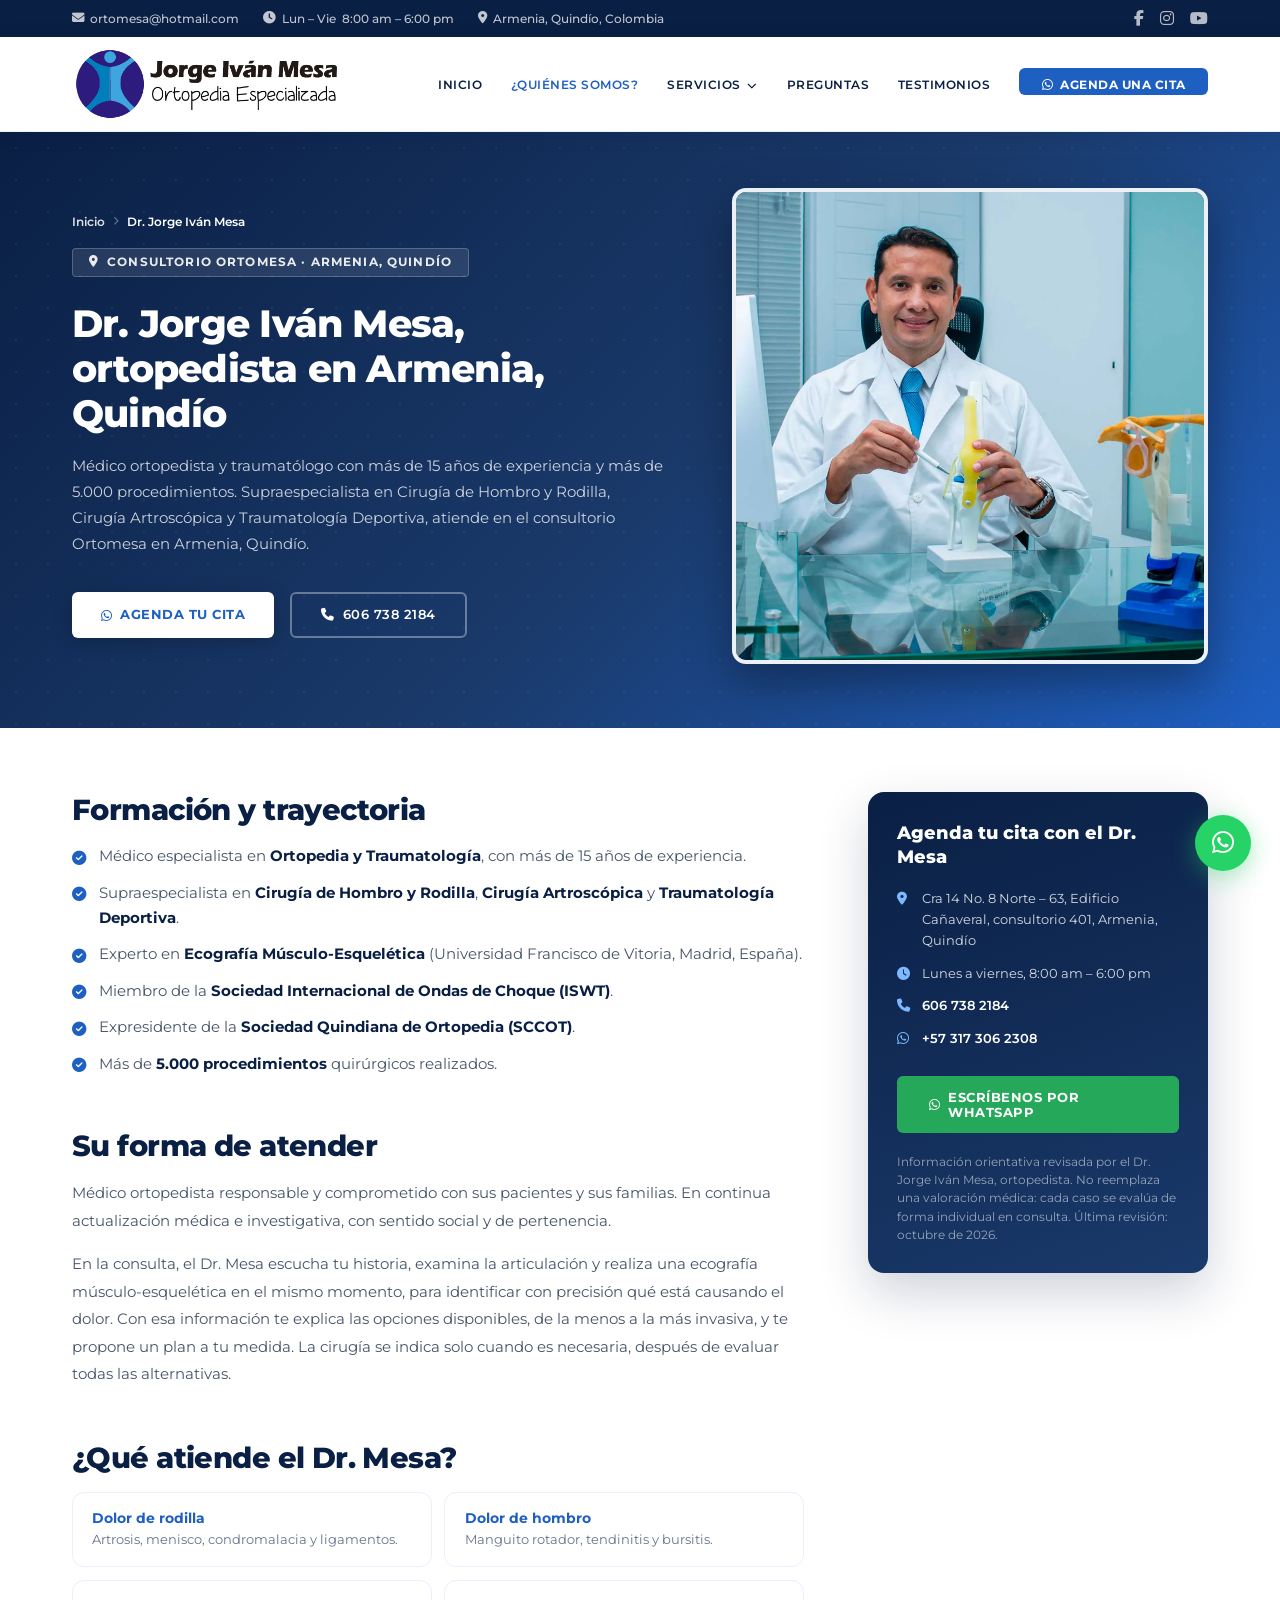
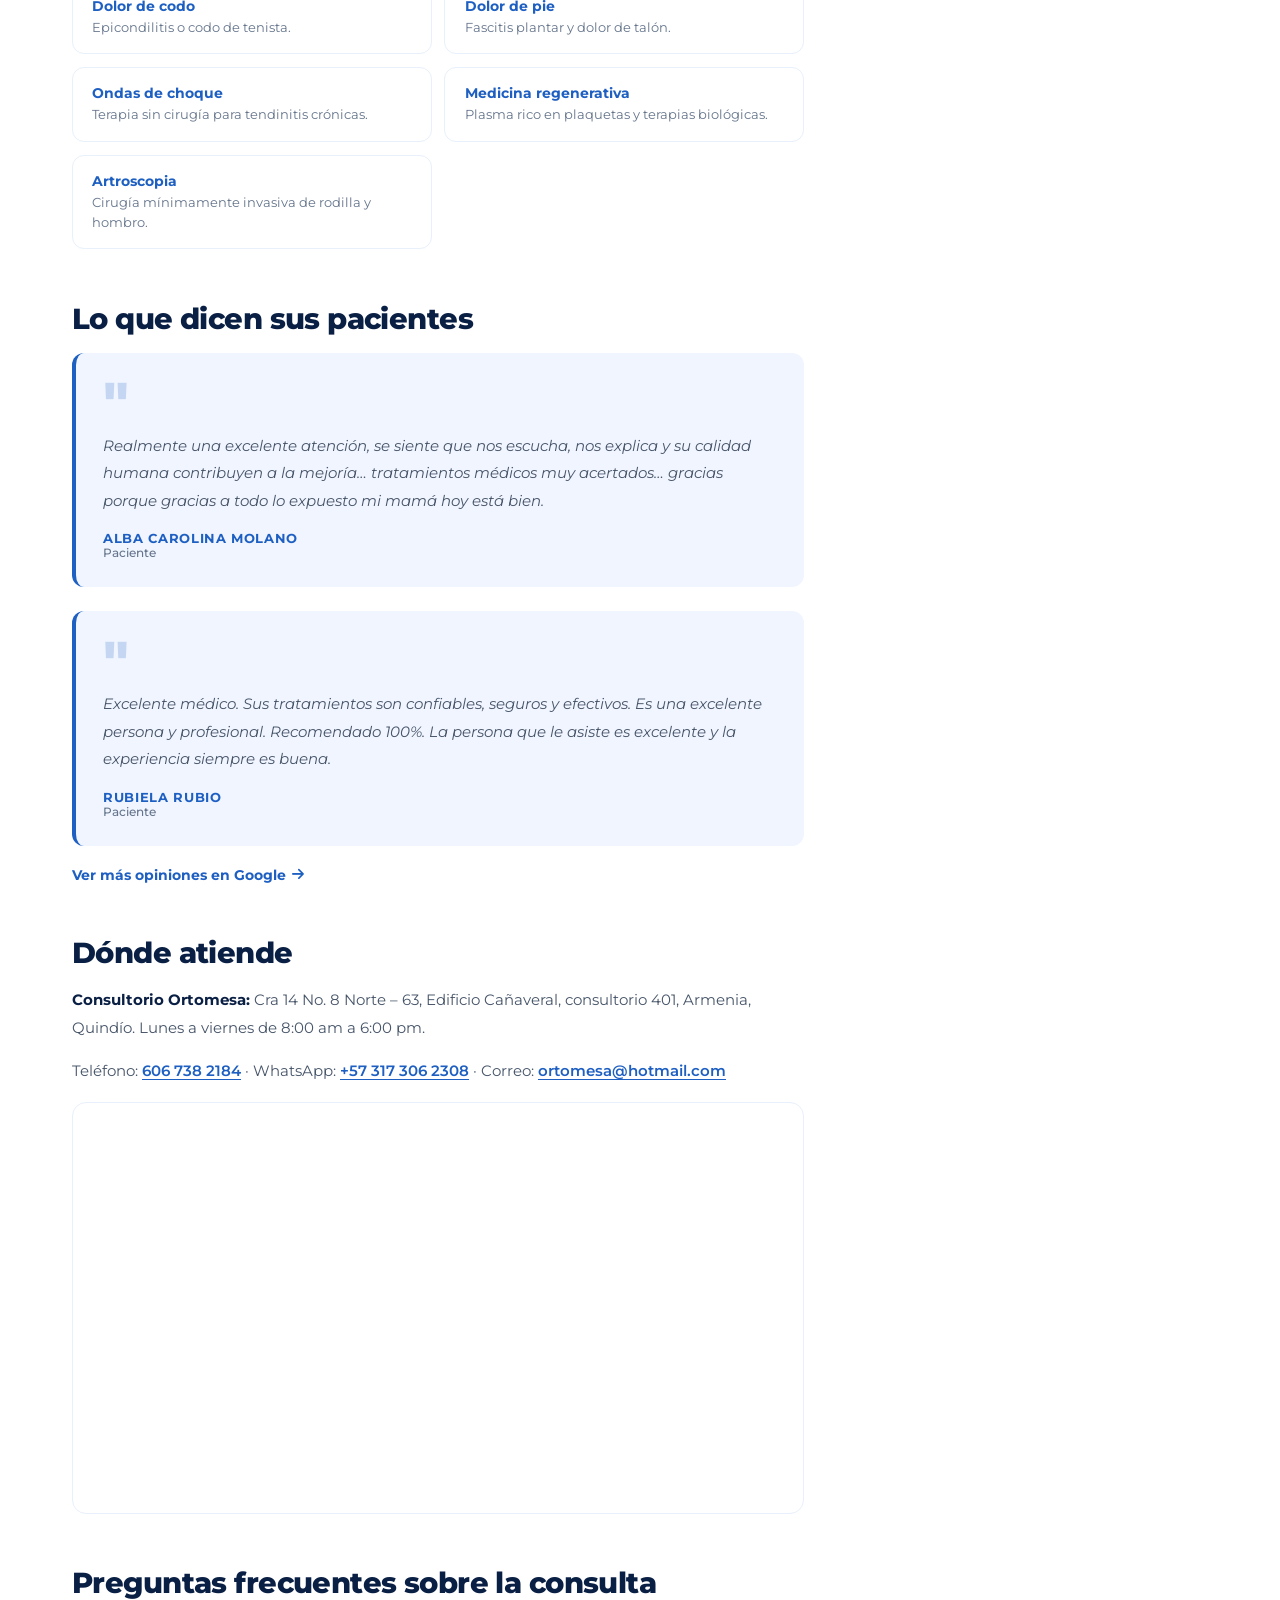
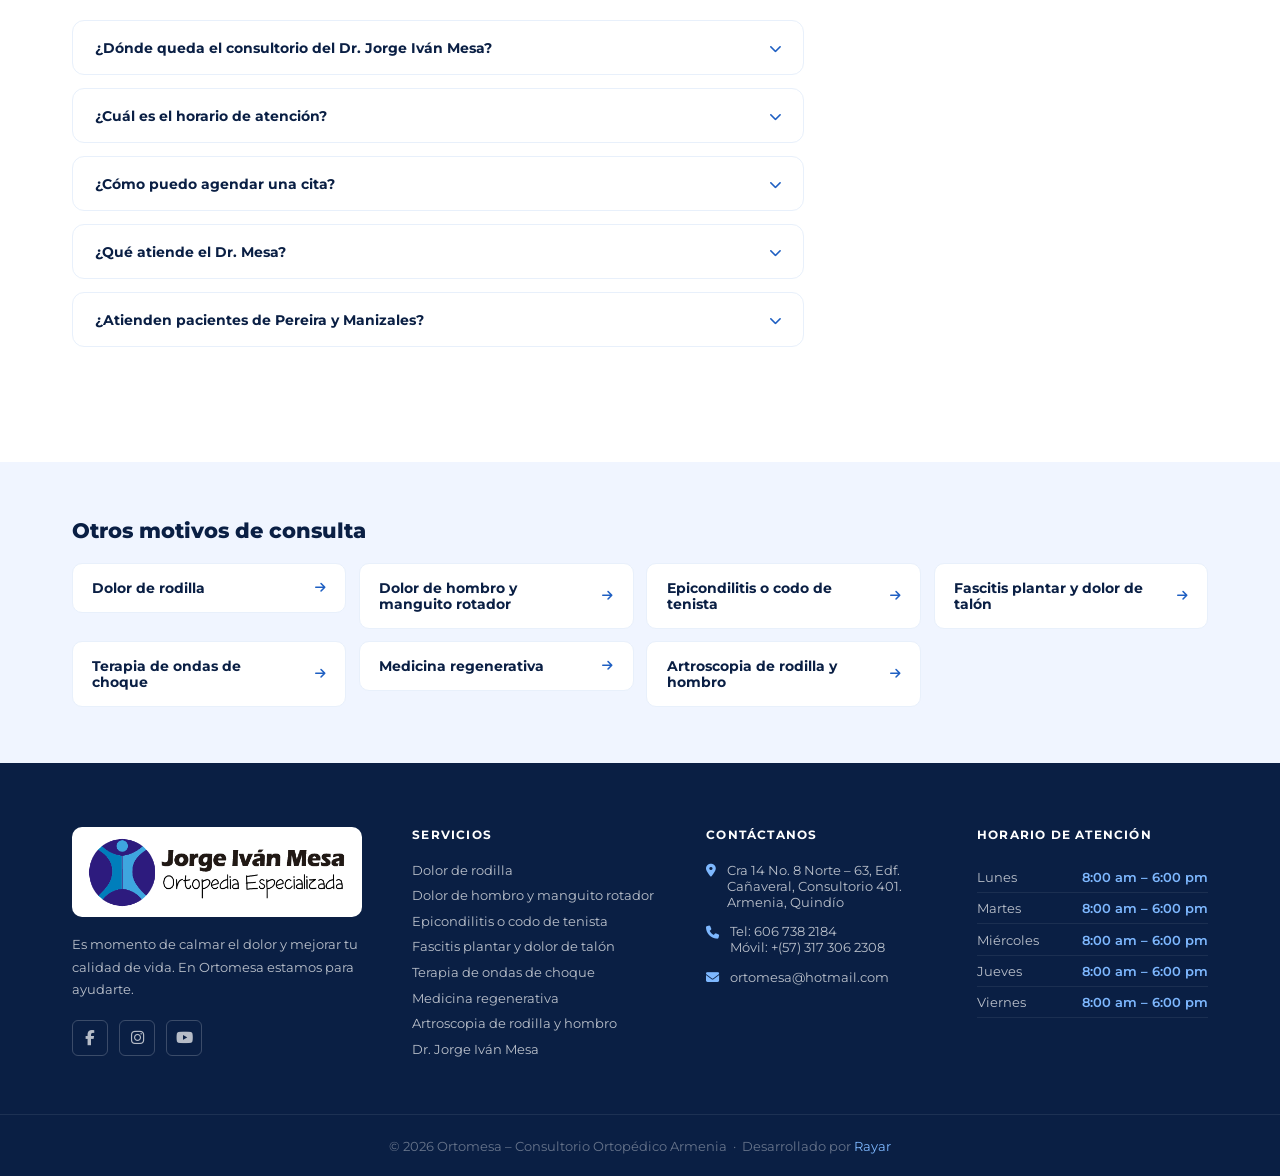
<file: dr-jorge-ivan-mesa.html>
<!DOCTYPE html>
<html lang="es-CO">
<head>
  <meta charset="UTF-8">
  <meta name="viewport" content="width=device-width, initial-scale=1.0">

  <!-- Google tag (gtag.js) -->
  <script async src="https://www.googletagmanager.com/gtag/js?id=AW-321467118"></script>
  <script>
    window.dataLayer = window.dataLayer || [];
    function gtag(){dataLayer.push(arguments);}
    gtag('js', new Date());

    gtag('config', 'AW-321467118');
  </script>

  <title>Dr. Jorge Iván Mesa | Ortopedista en Armenia | Ortomesa</title>
  <meta name="description" content="Conoce al Dr. Jorge Iván Mesa: ortopedista supraespecialista en hombro, rodilla y artroscopia, con más de 15 años de experiencia en Armenia, Quindío.">
  <link rel="canonical" href="https://www.ortomesa.com/dr-jorge-ivan-mesa">
  <meta name="robots" content="index, follow, max-image-preview:large, max-snippet:-1">
  <meta name="author" content="Dr. Jorge Iván Mesa – Ortomesa">
  <meta name="theme-color" content="#0a1f44">

  <!-- Geolocalización (SEO local) -->
  <meta name="geo.region" content="CO-QUI">
  <meta name="geo.placename" content="Armenia, Quindío, Colombia">
  <meta name="geo.position" content="4.5445;-75.6706">
  <meta name="ICBM" content="4.5445, -75.6706">

  <!-- Open Graph / redes sociales -->
  <meta property="og:type" content="article">
  <meta property="og:locale" content="es_CO">
  <meta property="og:site_name" content="Ortomesa – Dr. Jorge Iván Mesa">
  <meta property="og:title" content="Dr. Jorge Iván Mesa | Ortopedista en Armenia | Ortomesa">
  <meta property="og:description" content="Conoce al Dr. Jorge Iván Mesa: ortopedista supraespecialista en hombro, rodilla y artroscopia, con más de 15 años de experiencia en Armenia, Quindío.">
  <meta property="og:url" content="https://www.ortomesa.com/dr-jorge-ivan-mesa">
  <meta property="og:image" content="https://www.ortomesa.com/img/doctor-jorge-ivan-mesa.jpg">
  <meta property="og:image:alt" content="Dr. Jorge Iván Mesa, ortopedista y traumatólogo en Armenia, Quindío">
  <meta name="twitter:card" content="summary_large_image">
  <meta name="twitter:title" content="Dr. Jorge Iván Mesa | Ortopedista en Armenia | Ortomesa">
  <meta name="twitter:description" content="Conoce al Dr. Jorge Iván Mesa: ortopedista supraespecialista en hombro, rodilla y artroscopia, con más de 15 años de experiencia en Armenia, Quindío.">
  <meta name="twitter:image" content="https://www.ortomesa.com/img/doctor-jorge-ivan-mesa.jpg">

  <link rel="icon" href="/img/logo-ortomesa-ortopedia-armenia.png" type="image/png">

  <!-- Google Fonts -->
  <link rel="preconnect" href="https://fonts.googleapis.com">
  <link rel="preconnect" href="https://fonts.gstatic.com" crossorigin>
  <link href="https://fonts.googleapis.com/css2?family=Montserrat:wght@300;400;500;600;700;800&display=swap" rel="stylesheet">

  <!-- Font Awesome -->
  <link rel="stylesheet" href="https://cdnjs.cloudflare.com/ajax/libs/font-awesome/6.5.0/css/all.min.css">

  <!-- Estilos propios -->
  <link rel="stylesheet" href="/assets/css/style.css">

  <!-- Datos estructurados (SEO) -->
  <script type="application/ld+json">
  {
    "@context": "https://schema.org",
    "@graph": [
      {
        "@type": [
          "Physician",
          "MedicalBusiness"
        ],
        "@id": "https://www.ortomesa.com/#consultorio",
        "name": "Ortomesa – Dr. Jorge Iván Mesa, Ortopedia Especializada",
        "url": "https://www.ortomesa.com/",
        "image": "https://www.ortomesa.com/img/doctor-jorge-ivan-mesa.jpg",
        "logo": "https://www.ortomesa.com/img/logo-ortomesa-ortopedia-armenia.png",
        "medicalSpecialty": "Orthopedic",
        "telephone": "+576067382184",
        "email": "ortomesa@hotmail.com",
        "priceRange": "$$",
        "address": {
          "@type": "PostalAddress",
          "streetAddress": "Cra 14 No. 8 Norte – 63, Edificio Cañaveral, Consultorio 401",
          "addressLocality": "Armenia",
          "addressRegion": "Quindío",
          "postalCode": "630004",
          "addressCountry": "CO"
        },
        "geo": {
          "@type": "GeoCoordinates",
          "latitude": 4.5445,
          "longitude": -75.6706
        },
        "openingHoursSpecification": [
          {
            "@type": "OpeningHoursSpecification",
            "dayOfWeek": [
              "Monday",
              "Tuesday",
              "Wednesday",
              "Thursday",
              "Friday"
            ],
            "opens": "08:00",
            "closes": "18:00"
          }
        ],
        "sameAs": [
          "https://www.facebook.com/profile.php?id=100063508813069",
          "https://www.instagram.com/ortomesa/",
          "https://www.youtube.com/@ortomesaortopediaarmenia9429"
        ]
      },
      {
        "@type": "MedicalWebPage",
        "@id": "https://www.ortomesa.com/dr-jorge-ivan-mesa#pagina",
        "url": "https://www.ortomesa.com/dr-jorge-ivan-mesa",
        "name": "Dr. Jorge Iván Mesa, ortopedista en Armenia, Quindío",
        "inLanguage": "es-CO",
        "lastReviewed": "2026-10-24",
        "reviewedBy": {
          "@id": "https://www.ortomesa.com/#consultorio"
        },
        "isPartOf": {
          "@id": "https://www.ortomesa.com/#website"
        },
        "about": [
          {
            "@id": "https://www.ortomesa.com/#consultorio"
          }
        ]
      },
      {
        "@type": "BreadcrumbList",
        "itemListElement": [
          {
            "@type": "ListItem",
            "position": 1,
            "name": "Inicio",
            "item": "https://www.ortomesa.com/"
          },
          {
            "@type": "ListItem",
            "position": 2,
            "name": "Dr. Jorge Iván Mesa",
            "item": "https://www.ortomesa.com/dr-jorge-ivan-mesa"
          }
        ]
      },
      {
        "@type": "FAQPage",
        "mainEntity": [
          {
            "@type": "Question",
            "name": "¿Dónde queda el consultorio del Dr. Jorge Iván Mesa?",
            "acceptedAnswer": {
              "@type": "Answer",
              "text": "El consultorio Ortomesa está en la Cra 14 No. 8 Norte – 63, Edificio Cañaveral, consultorio 401, en Armenia, Quindío."
            }
          },
          {
            "@type": "Question",
            "name": "¿Cuál es el horario de atención?",
            "acceptedAnswer": {
              "@type": "Answer",
              "text": "Atendemos de lunes a viernes, de 8:00 am a 6:00 pm."
            }
          },
          {
            "@type": "Question",
            "name": "¿Cómo puedo agendar una cita?",
            "acceptedAnswer": {
              "@type": "Answer",
              "text": "Puedes agendar tu cita por WhatsApp al +57 317 306 2308 o llamando al 606 738 2184. Si tienes radiografías, resonancias o ecografías previas, llévalas a la consulta."
            }
          },
          {
            "@type": "Question",
            "name": "¿Qué atiende el Dr. Mesa?",
            "acceptedAnswer": {
              "@type": "Answer",
              "text": "El Dr. Mesa trata el dolor y las lesiones de rodilla, hombro, codo y pie: artrosis, lesiones de menisco y ligamentos, manguito rotador, epicondilitis y fascitis plantar, entre otras. Ofrece diagnóstico con ecografía en consulta, ondas de choque, medicina regenerativa y cirugía artroscópica de rodilla y hombro."
            }
          },
          {
            "@type": "Question",
            "name": "¿Atienden pacientes de Pereira y Manizales?",
            "acceptedAnswer": {
              "@type": "Answer",
              "text": "Sí. Recibimos pacientes de todo el Eje Cafetero, incluidos Pereira y Manizales. La consulta se realiza en nuestro consultorio de Armenia; escríbenos por WhatsApp para coordinar el día y la hora que mejor te queden."
            }
          }
        ]
      }
    ]
  }
  </script>
</head>
<body>

<div class="topbar">
  <div class="inner">
    <div class="info">
      <span><i class="fa fa-envelope"></i> ortomesa@hotmail.com</span>
      <span><i class="fa fa-clock"></i> Lun – Vie &nbsp;8:00 am – 6:00 pm</span>
      <span><i class="fa fa-map-marker-alt"></i> Armenia, Quindío, Colombia</span>
    </div>
    <div class="right">
      <div class="socials">
        <a href="https://www.facebook.com/profile.php?id=100063508813069" target="_blank" aria-label="Facebook"><i class="fab fa-facebook-f"></i></a>
        <a href="https://www.instagram.com/ortomesa/" target="_blank" aria-label="Instagram"><i class="fab fa-instagram"></i></a>
        <a href="https://www.youtube.com/@ortomesaortopediaarmenia9429" target="_blank" aria-label="YouTube"><i class="fab fa-youtube"></i></a>
      </div>
    </div>
  </div>
</div>

<nav>
  <div class="nav-inner">
    <a class="nav-logo" href="/">
      <img src="/img/logo-ortomesa-ortopedia-armenia.png" width="500" height="137"
           alt="Ortomesa – Dr. Jorge Iván Mesa, ortopedista en Armenia, Quindío">
    </a>
    <ul class="nav-links">
      <li><a href="/">Inicio</a></li>
      <li><a href="/dr-jorge-ivan-mesa" aria-current="page">¿Quiénes somos?</a></li>
      <li class="has-sub">
        <a href="/#servicios">Servicios <i class="fa fa-chevron-down"></i></a>
        <ul class="sub-menu">
          <li><a href="/dolor-de-rodilla-armenia">Dolor de rodilla</a></li>
          <li><a href="/dolor-de-hombro-armenia">Dolor de hombro y manguito rotador</a></li>
          <li><a href="/epicondilitis-codo-de-tenista">Epicondilitis o codo de tenista</a></li>
          <li><a href="/fascitis-plantar-armenia">Fascitis plantar y dolor de talón</a></li>
          <li><a href="/ondas-de-choque-armenia">Terapia de ondas de choque</a></li>
          <li><a href="/medicina-regenerativa-armenia">Medicina regenerativa</a></li>
          <li><a href="/artroscopia-rodilla-hombro">Artroscopia de rodilla y hombro</a></li>
        </ul>
      </li>
      <li><a href="/#preguntas">Preguntas</a></li>
      <li><a href="/#testimonios">Testimonios</a></li>
      <li>
        <a href="https://wa.me/573173062308?text=Hola%2C%20quiero%20agendar%20una%20cita"
           target="_blank" class="nav-cta">
          <i class="fab fa-whatsapp"></i>&nbsp; Agenda una cita
        </a>
      </li>
    </ul>
    <button class="hamburger" aria-label="Abrir menú">
      <span></span><span></span><span></span>
    </button>
  </div>

  <!-- Menú móvil -->
  <div class="mobile-menu" id="mobileMenu">
    <a href="/">Inicio</a>
    <a href="/dr-jorge-ivan-mesa">¿Quiénes somos?</a>
    <a href="/#servicios">Servicios</a>
    <a href="/dolor-de-rodilla-armenia" class="mobile-sub">Dolor de rodilla</a>
    <a href="/dolor-de-hombro-armenia" class="mobile-sub">Dolor de hombro y manguito rotador</a>
    <a href="/epicondilitis-codo-de-tenista" class="mobile-sub">Epicondilitis o codo de tenista</a>
    <a href="/fascitis-plantar-armenia" class="mobile-sub">Fascitis plantar y dolor de talón</a>
    <a href="/ondas-de-choque-armenia" class="mobile-sub">Terapia de ondas de choque</a>
    <a href="/medicina-regenerativa-armenia" class="mobile-sub">Medicina regenerativa</a>
    <a href="/artroscopia-rodilla-hombro" class="mobile-sub">Artroscopia de rodilla y hombro</a>
    <a href="/#preguntas">Preguntas</a>
    <a href="/#testimonios">Testimonios</a>
    <a href="https://wa.me/573173062308?text=Hola%2C%20quiero%20agendar%20una%20cita"
       target="_blank" class="nav-cta">
      <i class="fab fa-whatsapp"></i> Agenda una cita
    </a>
  </div>
</nav>

<main>

  <!-- ══════════════════════════════════════════
       ENCABEZADO
  ════════════════════════════════════════════ -->
  <header class="page-hero">
    <div class="hero-dots"></div>
    <div class="page-hero-inner">
      <div class="page-hero-text">
        <nav class="breadcrumb" aria-label="Ruta de navegación">
          <a href="/">Inicio</a> <i class="fa fa-chevron-right"></i> <span>Dr. Jorge Iván Mesa</span>
        </nav>
        <div class="hero-badge"><i class="fa fa-map-marker-alt"></i> Consultorio Ortomesa · Armenia, Quindío</div>
        <h1>Dr. Jorge Iván Mesa, ortopedista en Armenia, Quindío</h1>
        <p class="hero-sub">Médico ortopedista y traumatólogo con más de 15 años de experiencia y más de 5.000 procedimientos. Supraespecialista en Cirugía de Hombro y Rodilla, Cirugía Artroscópica y Traumatología Deportiva, atiende en el consultorio Ortomesa en Armenia, Quindío.</p>
        <div class="hero-btns">
          <a href="https://wa.me/573173062308?text=Hola%2C%20quiero%20agendar%20una%20cita%20con%20el%20Dr.%20Jorge%20Iv%C3%A1n%20Mesa" class="btn-primary" target="_blank">
            <i class="fab fa-whatsapp"></i> Agenda tu cita
          </a>
          <a href="tel:+576067382184" class="btn-outline"><i class="fa fa-phone"></i> 606 738 2184</a>
        </div>
      </div>
      <div class="page-hero-img">
        <img src="/img/dr-jorge-ivan-mesa-ortopedista-armenia.webp" alt="Dr. Jorge Iván Mesa, ortopedista y traumatólogo en Armenia, Quindío"
             width="900" height="900" fetchpriority="high">
      </div>
    </div>
  </header>

  <!-- ══════════════════════════════════════════
       CONTENIDO
  ════════════════════════════════════════════ -->
  <div class="page-body">
    <article class="page-article">
    <section id="trayectoria">
      <h2>Formación y trayectoria</h2>
      <!-- PENDIENTE: pedir al Dr. Mesa y agregar aquí:
           - Universidad de pregrado en Medicina.
           - Especialización en Ortopedia y Traumatología (universidad y año).
           - Supraespecialización en Hombro y Rodilla / Artroscopia (institución).
           - Registro médico (ReTHUS), si autoriza publicarlo.
           - Clínicas u hospitales donde opera.
           - Confirmar membresías actuales en sociedades científicas. -->
      <ul class="check-list">
        <li>Médico especialista en <strong>Ortopedia y Traumatología</strong>, con más de 15 años de experiencia.</li>
        <li>Supraespecialista en <strong>Cirugía de Hombro y Rodilla</strong>, <strong>Cirugía Artroscópica</strong> y <strong>Traumatología Deportiva</strong>.</li>
        <li>Experto en <strong>Ecografía Músculo-Esquelética</strong> (Universidad Francisco de Vitoria, Madrid, España).</li>
        <li>Miembro de la <strong>Sociedad Internacional de Ondas de Choque (ISWT)</strong>.</li>
        <li>Expresidente de la <strong>Sociedad Quindiana de Ortopedia (SCCOT)</strong>.</li>
        <li>Más de <strong>5.000 procedimientos</strong> quirúrgicos realizados.</li>
      </ul>
    </section>

    <section id="forma-de-atender">
      <h2>Su forma de atender</h2>
      <p>
        Médico ortopedista responsable y comprometido con sus pacientes y sus familias. En
        continua actualización médica e investigativa, con sentido social y de pertenencia.
      </p>
      <p>
        En la consulta, el Dr. Mesa escucha tu historia, examina la articulación y realiza una
        ecografía músculo-esquelética en el mismo momento, para identificar con precisión qué
        está causando el dolor. Con esa información te explica las opciones disponibles, de la
        menos a la más invasiva, y te propone un plan a tu medida. La cirugía se indica solo
        cuando es necesaria, después de evaluar todas las alternativas.
      </p>
    </section>

    <section id="que-atiende">
      <h2>¿Qué atiende el Dr. Mesa?</h2>
      <ul class="link-grid">
        <li><a href="/dolor-de-rodilla-armenia"><strong>Dolor de rodilla</strong><span>Artrosis, menisco, condromalacia y ligamentos.</span></a></li>
        <li><a href="/dolor-de-hombro-armenia"><strong>Dolor de hombro</strong><span>Manguito rotador, tendinitis y bursitis.</span></a></li>
        <li><a href="/epicondilitis-codo-de-tenista"><strong>Dolor de codo</strong><span>Epicondilitis o codo de tenista.</span></a></li>
        <li><a href="/fascitis-plantar-armenia"><strong>Dolor de pie</strong><span>Fascitis plantar y dolor de talón.</span></a></li>
        <li><a href="/ondas-de-choque-armenia"><strong>Ondas de choque</strong><span>Terapia sin cirugía para tendinitis crónicas.</span></a></li>
        <li><a href="/medicina-regenerativa-armenia"><strong>Medicina regenerativa</strong><span>Plasma rico en plaquetas y terapias biológicas.</span></a></li>
        <li><a href="/artroscopia-rodilla-hombro"><strong>Artroscopia</strong><span>Cirugía mínimamente invasiva de rodilla y hombro.</span></a></li>
      </ul>
    </section>

    <section id="opiniones">
      <h2>Lo que dicen sus pacientes</h2>
      <div class="testi-cards">
        <div class="testi-card">
          <div class="quote">"</div>
          <p>Realmente una excelente atención, se siente que nos escucha, nos explica y su calidad
             humana contribuyen a la mejoría… tratamientos médicos muy acertados… gracias porque
             gracias a todo lo expuesto mi mamá hoy está bien.</p>
          <div class="testi-author">Alba Carolina Molano</div>
          <div class="testi-role">Paciente</div>
        </div>
        <div class="testi-card">
          <div class="quote">"</div>
          <p>Excelente médico. Sus tratamientos son confiables, seguros y efectivos. Es una excelente
             persona y profesional. Recomendado 100%. La persona que le asiste es excelente y la
             experiencia siempre es buena.</p>
          <div class="testi-author">Rubiela Rubio</div>
          <div class="testi-role">Paciente</div>
        </div>
      </div>
      <!-- PENDIENTE: reemplazar por el enlace directo a las reseñas del Perfil de Negocio de Google. -->
      <a href="https://www.google.com/maps/search/?api=1&amp;query=Ortomesa%20Armenia%20Quind%C3%ADo"
         class="text-link" target="_blank" rel="noopener">Ver más opiniones en Google <i class="fa fa-arrow-right"></i></a>
    </section>

    <section id="ubicacion">
      <h2>Dónde atiende</h2>
      <p>
        <strong>Consultorio Ortomesa:</strong> Cra 14 No. 8 Norte – 63, Edificio Cañaveral,
        consultorio 401, Armenia, Quindío. Lunes a viernes de 8:00 am a 6:00 pm.
      </p>
      <p>
        Teléfono: <a href="tel:+576067382184">606 738 2184</a> ·
        WhatsApp: <a href="https://wa.me/573173062308?text=Hola%2C%20quiero%20agendar%20una%20cita%20con%20el%20Dr.%20Jorge%20Iv%C3%A1n%20Mesa" target="_blank">+57 317 306 2308</a> ·
        Correo: <a href="mailto:ortomesa@hotmail.com">ortomesa@hotmail.com</a>
      </p>
      <div class="map-wrap">
        <iframe title="Mapa del consultorio Ortomesa en Armenia, Quindío"
                src="https://www.google.com/maps?q=Cra%2014%20%238%20Norte-63%2C%20Edificio%20Ca%C3%B1averal%2C%20Armenia%2C%20Quind%C3%ADo&amp;output=embed"
                loading="lazy" referrerpolicy="no-referrer-when-downgrade" allowfullscreen></iframe>
      </div>
    </section>


    <!-- Deben coincidir con el FAQPage de los datos estructurados. -->
    <section id="preguntas" class="page-faq">
      <h2>Preguntas frecuentes sobre la consulta</h2>
      <div class="faq-list">
        <details class="faq-item">
          <summary><h3>¿Dónde queda el consultorio del Dr. Jorge Iván Mesa?</h3></summary>
          <div class="faq-answer"><p>El consultorio Ortomesa está en la Cra 14 No. 8 Norte – 63, Edificio Cañaveral, consultorio 401, en Armenia, Quindío.</p></div>
        </details>
        <details class="faq-item">
          <summary><h3>¿Cuál es el horario de atención?</h3></summary>
          <div class="faq-answer"><p>Atendemos de lunes a viernes, de 8:00 am a 6:00 pm.</p></div>
        </details>
        <details class="faq-item">
          <summary><h3>¿Cómo puedo agendar una cita?</h3></summary>
          <div class="faq-answer"><p>Puedes agendar tu cita por WhatsApp al +57 317 306 2308 o llamando al 606 738 2184. Si tienes radiografías, resonancias o ecografías previas, llévalas a la consulta.</p></div>
        </details>
        <details class="faq-item">
          <summary><h3>¿Qué atiende el Dr. Mesa?</h3></summary>
          <div class="faq-answer"><p>El Dr. Mesa trata el dolor y las lesiones de rodilla, hombro, codo y pie: artrosis, lesiones de menisco y ligamentos, manguito rotador, epicondilitis y fascitis plantar, entre otras. Ofrece diagnóstico con ecografía en consulta, ondas de choque, medicina regenerativa y cirugía artroscópica de rodilla y hombro.</p></div>
        </details>
        <details class="faq-item">
          <summary><h3>¿Atienden pacientes de Pereira y Manizales?</h3></summary>
          <div class="faq-answer"><p>Sí. Recibimos pacientes de todo el Eje Cafetero, incluidos Pereira y Manizales. La consulta se realiza en nuestro consultorio de Armenia; escríbenos por WhatsApp para coordinar el día y la hora que mejor te queden.</p></div>
        </details>
      </div>
    </section>

    </article>

    <aside class="page-aside">
      <div class="aside-card">
        <h2>Agenda tu cita con el Dr. Mesa</h2>
        <ul class="aside-info">
          <li><i class="fa fa-map-marker-alt"></i> Cra 14 No. 8 Norte – 63, Edificio Cañaveral, consultorio 401, Armenia, Quindío</li>
          <li><i class="fa fa-clock"></i> Lunes a viernes, 8:00 am – 6:00 pm</li>
          <li><i class="fa fa-phone"></i> <a href="tel:+576067382184">606 738 2184</a></li>
          <li><i class="fab fa-whatsapp"></i> <a href="https://wa.me/573173062308?text=Hola%2C%20quiero%20agendar%20una%20cita%20con%20el%20Dr.%20Jorge%20Iv%C3%A1n%20Mesa" target="_blank">+57 317 306 2308</a></li>
        </ul>
        <a href="https://wa.me/573173062308?text=Hola%2C%20quiero%20agendar%20una%20cita%20con%20el%20Dr.%20Jorge%20Iv%C3%A1n%20Mesa" class="btn-blue" target="_blank">
          <i class="fab fa-whatsapp"></i> Escríbenos por WhatsApp
        </a>
        <p class="aside-note">
          Información orientativa revisada por el Dr. Jorge Iván Mesa, ortopedista. No reemplaza
          una valoración médica: cada caso se evalúa de forma individual en consulta.
          Última revisión: octubre de 2026.
        </p>
      </div>
    </aside>
  </div>

  <!-- ══════════════════════════════════════════
       OTRAS PÁGINAS (enlazado interno)
  ════════════════════════════════════════════ -->
  <nav class="page-related" aria-label="Otros tratamientos">
    <div class="inner">
      <h2>Otros motivos de consulta</h2>
      <ul>
        <li><a href="/dolor-de-rodilla-armenia">Dolor de rodilla <i class="fa fa-arrow-right"></i></a></li>
        <li><a href="/dolor-de-hombro-armenia">Dolor de hombro y manguito rotador <i class="fa fa-arrow-right"></i></a></li>
        <li><a href="/epicondilitis-codo-de-tenista">Epicondilitis o codo de tenista <i class="fa fa-arrow-right"></i></a></li>
        <li><a href="/fascitis-plantar-armenia">Fascitis plantar y dolor de talón <i class="fa fa-arrow-right"></i></a></li>
        <li><a href="/ondas-de-choque-armenia">Terapia de ondas de choque <i class="fa fa-arrow-right"></i></a></li>
        <li><a href="/medicina-regenerativa-armenia">Medicina regenerativa <i class="fa fa-arrow-right"></i></a></li>
        <li><a href="/artroscopia-rodilla-hombro">Artroscopia de rodilla y hombro <i class="fa fa-arrow-right"></i></a></li>
      </ul>
    </div>
  </nav>

</main>

<footer class="footer">
  <div class="footer-grid">

    <div>
      <img src="/img/logo-ortomesa-ortopedia-armenia.png" width="500" height="137" loading="lazy"
           alt="Ortomesa – Consultorio de ortopedia del Dr. Jorge Iván Mesa en Armenia" class="footer-logo-img">
      <p>Es momento de calmar el dolor y mejorar tu calidad de vida.
         En Ortomesa estamos para ayudarte.</p>
      <div class="footer-socials">
        <a href="https://www.facebook.com/profile.php?id=100063508813069" target="_blank" aria-label="Facebook"><i class="fab fa-facebook-f"></i></a>
        <a href="https://www.instagram.com/ortomesa/" target="_blank" aria-label="Instagram"><i class="fab fa-instagram"></i></a>
        <a href="https://www.youtube.com/@ortomesaortopediaarmenia9429" target="_blank" aria-label="YouTube"><i class="fab fa-youtube"></i></a>
      </div>
    </div>

    <div>
      <h4>Servicios</h4>
      <ul class="footer-links">
        <li><a href="/dolor-de-rodilla-armenia">Dolor de rodilla</a></li>
        <li><a href="/dolor-de-hombro-armenia">Dolor de hombro y manguito rotador</a></li>
        <li><a href="/epicondilitis-codo-de-tenista">Epicondilitis o codo de tenista</a></li>
        <li><a href="/fascitis-plantar-armenia">Fascitis plantar y dolor de talón</a></li>
        <li><a href="/ondas-de-choque-armenia">Terapia de ondas de choque</a></li>
        <li><a href="/medicina-regenerativa-armenia">Medicina regenerativa</a></li>
        <li><a href="/artroscopia-rodilla-hombro">Artroscopia de rodilla y hombro</a></li>
        <li><a href="/dr-jorge-ivan-mesa">Dr. Jorge Iván Mesa</a></li>
      </ul>
    </div>

    <div>
      <h4>Contáctanos</h4>
      <ul class="footer-contact">
        <li>
          <i class="fa fa-map-marker-alt"></i>
          <span>Cra 14 No. 8 Norte – 63, Edf. Cañaveral, Consultorio 401. Armenia, Quindío</span>
        </li>
        <li>
          <i class="fa fa-phone"></i>
          <span>
            <a href="tel:+576067382184">Tel: 606 738 2184</a><br>
            <a href="https://wa.me/573173062308" target="_blank">Móvil: +(57) 317 306 2308</a>
          </span>
        </li>
        <li>
          <i class="fa fa-envelope"></i>
          <a href="mailto:ortomesa@hotmail.com">ortomesa@hotmail.com</a>
        </li>
      </ul>
    </div>

    <div>
      <h4>Horario de atención</h4>
      <ul class="footer-hours">
        <li>Lunes    <span>8:00 am – 6:00 pm</span></li>
        <li>Martes   <span>8:00 am – 6:00 pm</span></li>
        <li>Miércoles<span>8:00 am – 6:00 pm</span></li>
        <li>Jueves   <span>8:00 am – 6:00 pm</span></li>
        <li>Viernes  <span>8:00 am – 6:00 pm</span></li>
      </ul>
    </div>

  </div>
  <div class="footer-bottom">
    <p>&copy; 2026 Ortomesa – Consultorio Ortopédico Armenia &nbsp;·&nbsp;
       Desarrollado por <a href="https://vamosarayar.com/" target="_blank">Rayar</a></p>
  </div>
</footer>

<!-- ── WhatsApp FAB ── -->
<a href="https://wa.me/573173062308?text=Hola%2C%20quiero%20agendar%20una%20cita%20con%20el%20Dr.%20Jorge%20Iv%C3%A1n%20Mesa"
   class="fab-wa" target="_blank" rel="noopener noreferrer" aria-label="WhatsApp">
  <i class="fab fa-whatsapp"></i>
</a>

<script src="/assets/js/main.js"></script>
</body>
</html>
</file>
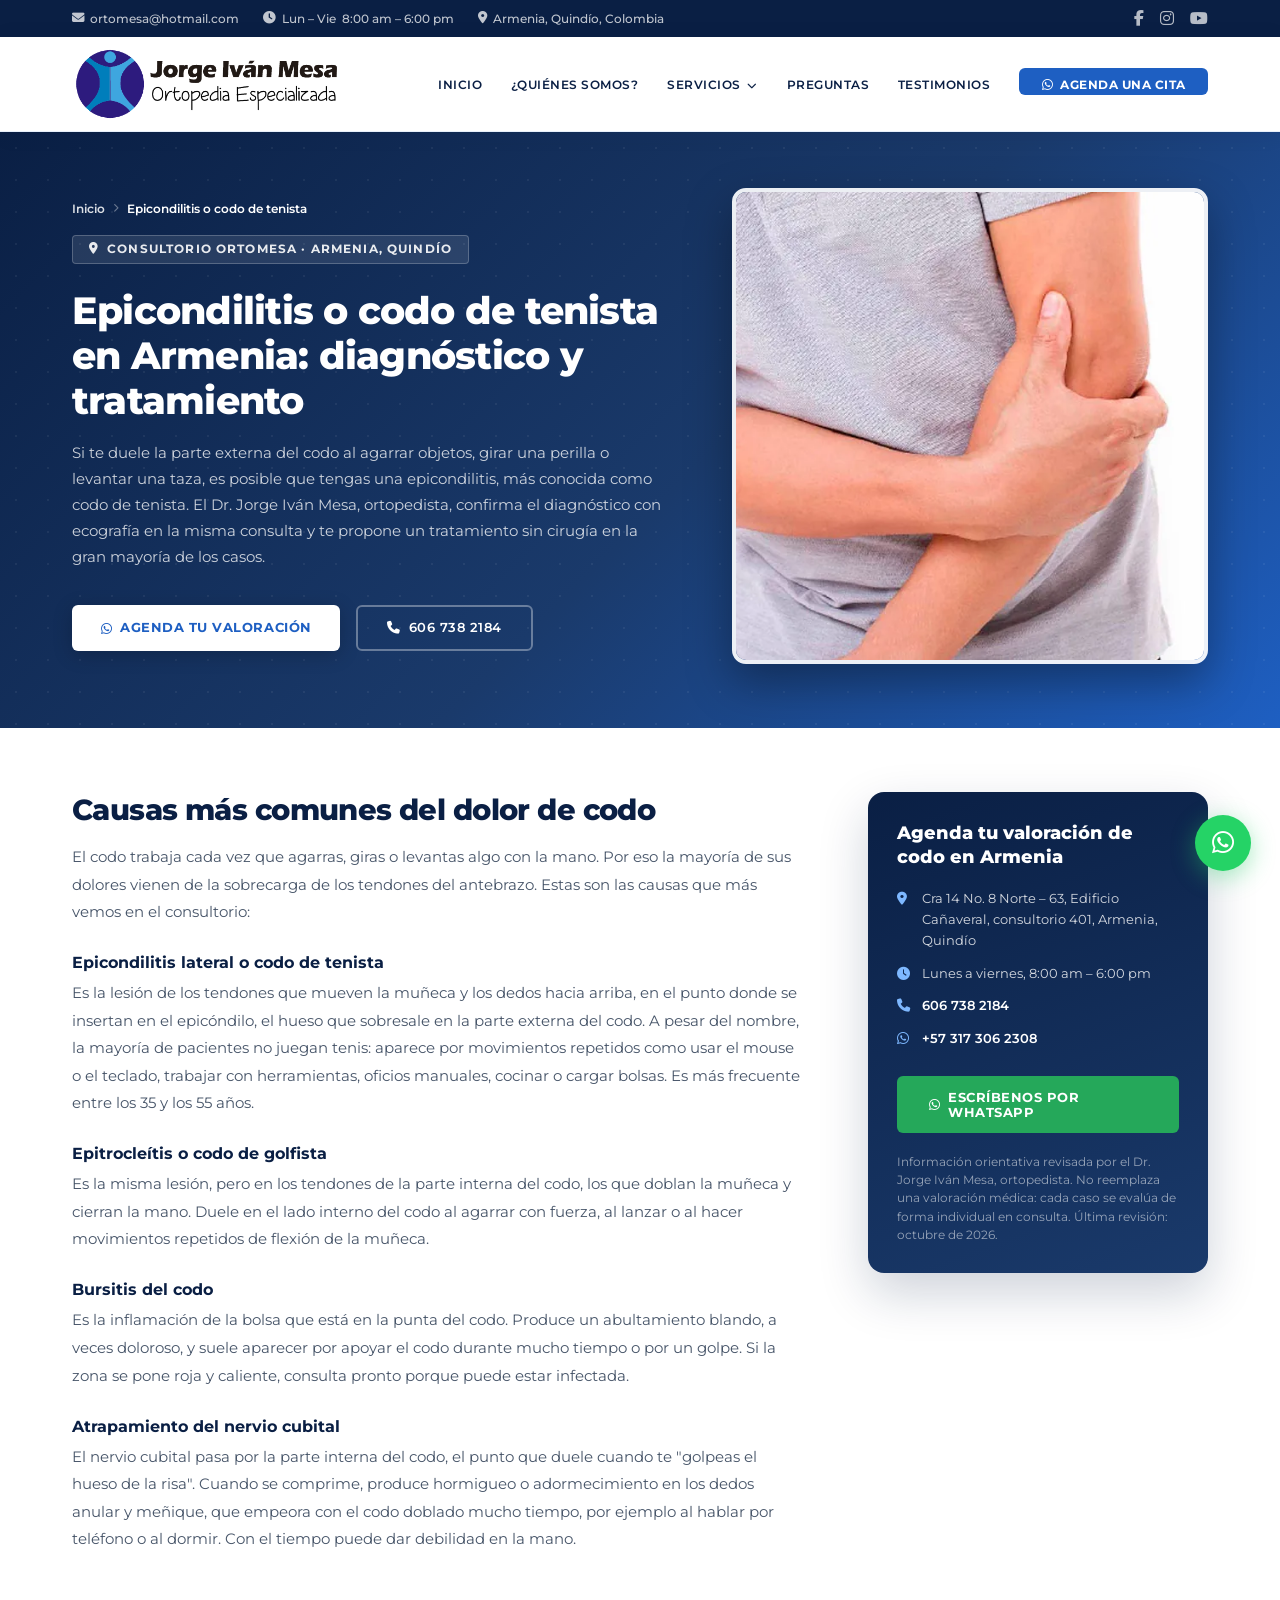
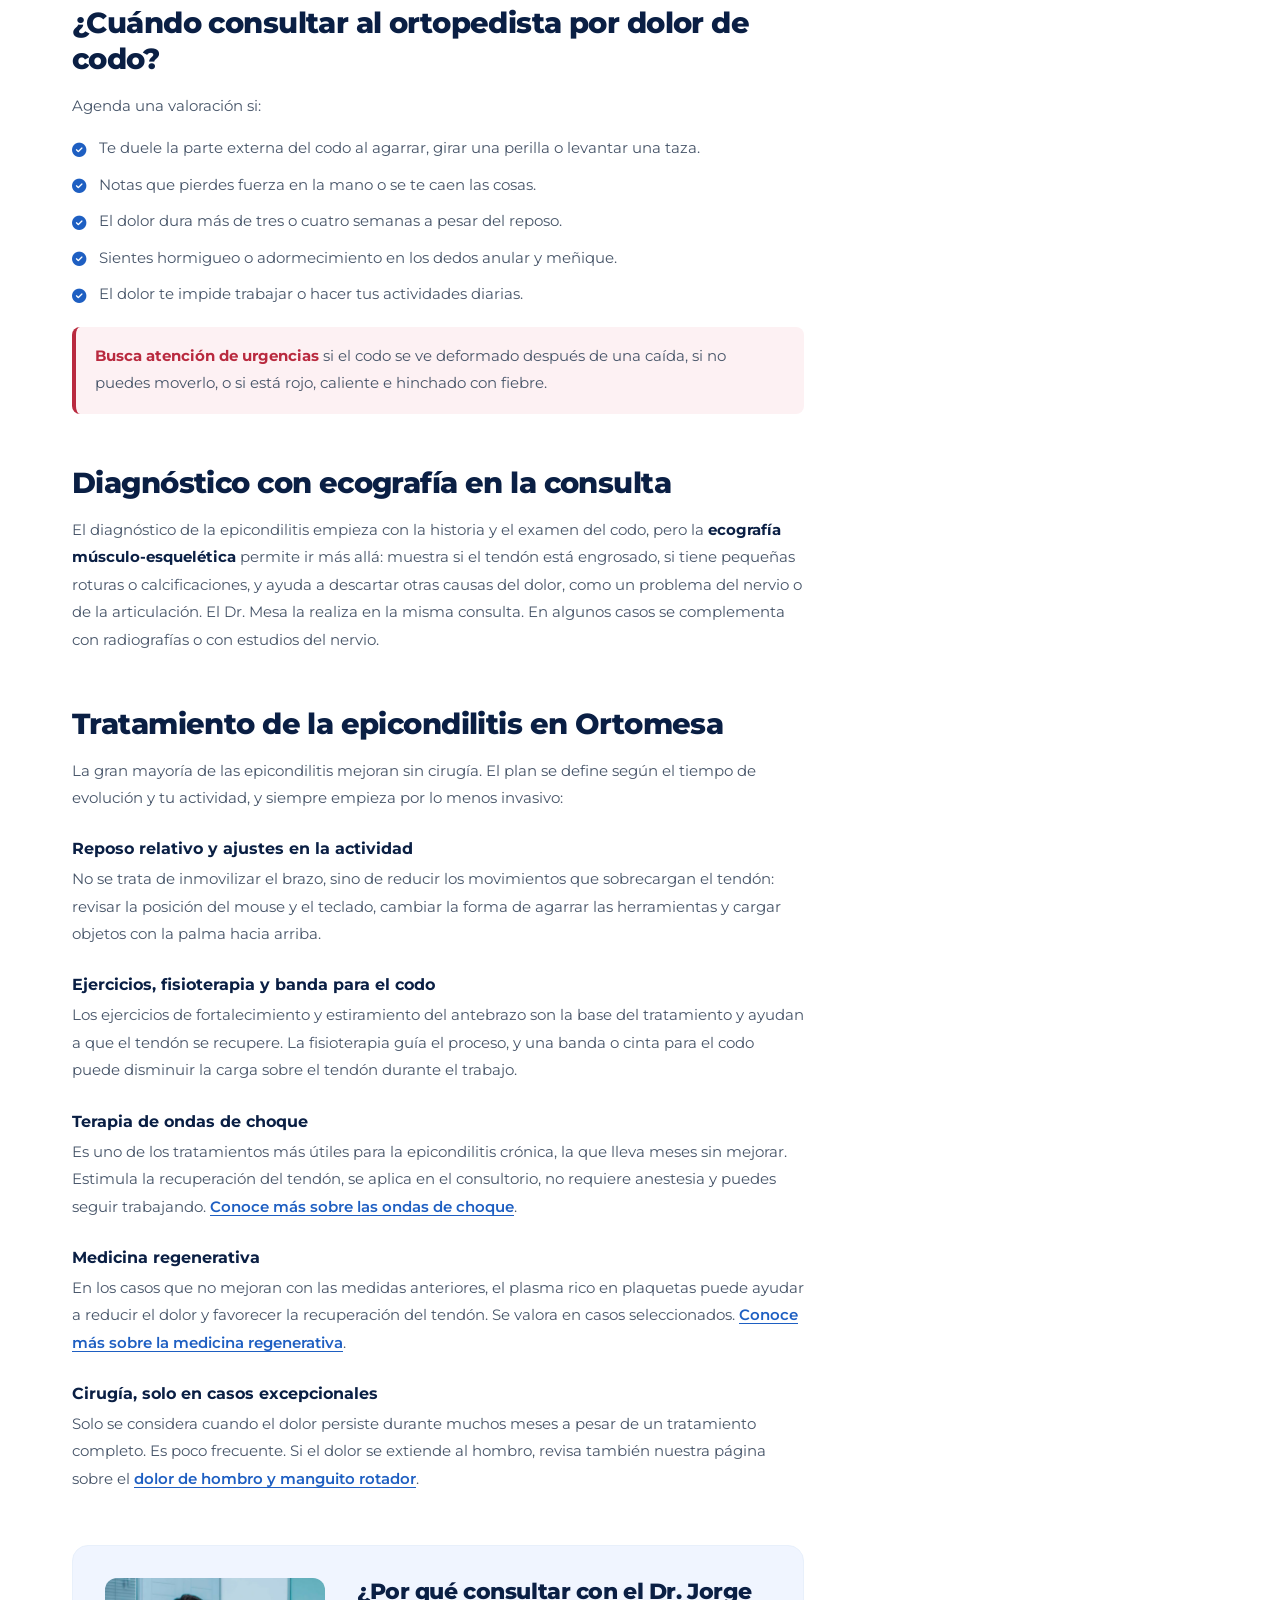
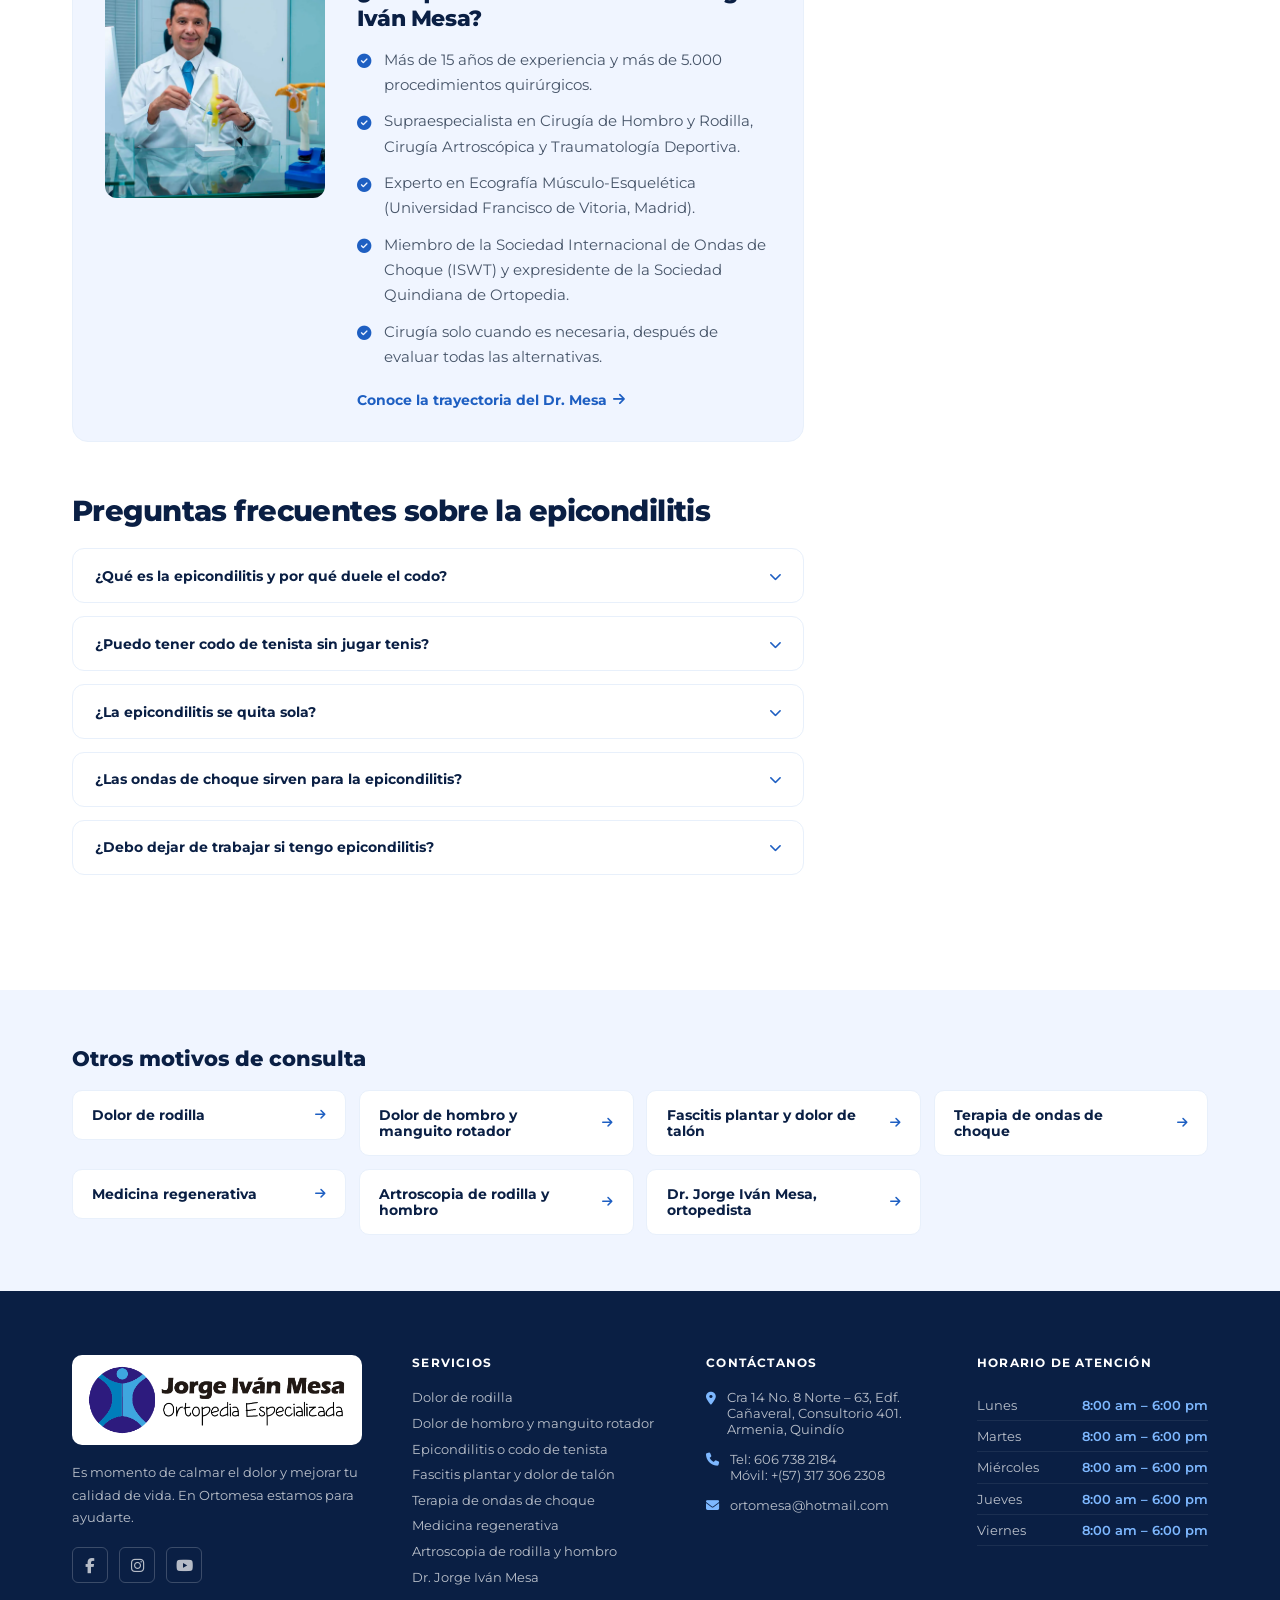
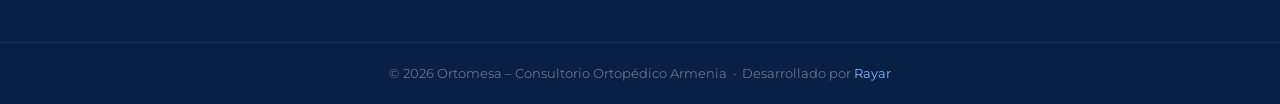
<file: epicondilitis-codo-de-tenista.html>
<!DOCTYPE html>
<html lang="es-CO">
<head>
  <meta charset="UTF-8">
  <meta name="viewport" content="width=device-width, initial-scale=1.0">

  <!-- Google tag (gtag.js) -->
  <script async src="https://www.googletagmanager.com/gtag/js?id=AW-321467118"></script>
  <script>
    window.dataLayer = window.dataLayer || [];
    function gtag(){dataLayer.push(arguments);}
    gtag('js', new Date());

    gtag('config', 'AW-321467118');
  </script>

  <title>Epicondilitis en Armenia | Codo de Tenista | Ortomesa</title>
  <meta name="description" content="Tratamiento de epicondilitis o codo de tenista, epitrocleítis y bursitis de codo en Armenia, Quindío. Ondas de choque y ecografía en consulta.">
  <link rel="canonical" href="https://www.ortomesa.com/epicondilitis-codo-de-tenista">
  <meta name="robots" content="index, follow, max-image-preview:large, max-snippet:-1">
  <meta name="author" content="Dr. Jorge Iván Mesa – Ortomesa">
  <meta name="theme-color" content="#0a1f44">

  <!-- Geolocalización (SEO local) -->
  <meta name="geo.region" content="CO-QUI">
  <meta name="geo.placename" content="Armenia, Quindío, Colombia">
  <meta name="geo.position" content="4.5445;-75.6706">
  <meta name="ICBM" content="4.5445, -75.6706">

  <!-- Open Graph / redes sociales -->
  <meta property="og:type" content="article">
  <meta property="og:locale" content="es_CO">
  <meta property="og:site_name" content="Ortomesa – Dr. Jorge Iván Mesa">
  <meta property="og:title" content="Epicondilitis en Armenia | Codo de Tenista | Ortomesa">
  <meta property="og:description" content="Tratamiento de epicondilitis o codo de tenista, epitrocleítis y bursitis de codo en Armenia, Quindío. Ondas de choque y ecografía en consulta.">
  <meta property="og:url" content="https://www.ortomesa.com/epicondilitis-codo-de-tenista">
  <meta property="og:image" content="https://www.ortomesa.com/img/servicio-lesion-codo.jpg">
  <meta property="og:image:alt" content="Paciente con dolor de codo por epicondilitis o codo de tenista en Armenia, Quindío">
  <meta name="twitter:card" content="summary_large_image">
  <meta name="twitter:title" content="Epicondilitis en Armenia | Codo de Tenista | Ortomesa">
  <meta name="twitter:description" content="Tratamiento de epicondilitis o codo de tenista, epitrocleítis y bursitis de codo en Armenia, Quindío. Ondas de choque y ecografía en consulta.">
  <meta name="twitter:image" content="https://www.ortomesa.com/img/servicio-lesion-codo.jpg">

  <link rel="icon" href="/img/logo-ortomesa-ortopedia-armenia.png" type="image/png">

  <!-- Google Fonts -->
  <link rel="preconnect" href="https://fonts.googleapis.com">
  <link rel="preconnect" href="https://fonts.gstatic.com" crossorigin>
  <link href="https://fonts.googleapis.com/css2?family=Montserrat:wght@300;400;500;600;700;800&display=swap" rel="stylesheet">

  <!-- Font Awesome -->
  <link rel="stylesheet" href="https://cdnjs.cloudflare.com/ajax/libs/font-awesome/6.5.0/css/all.min.css">

  <!-- Estilos propios -->
  <link rel="stylesheet" href="/assets/css/style.css">

  <!-- Datos estructurados (SEO) -->
  <script type="application/ld+json">
  {
    "@context": "https://schema.org",
    "@graph": [
      {
        "@type": [
          "Physician",
          "MedicalBusiness"
        ],
        "@id": "https://www.ortomesa.com/#consultorio",
        "name": "Ortomesa – Dr. Jorge Iván Mesa, Ortopedia Especializada",
        "url": "https://www.ortomesa.com/",
        "image": "https://www.ortomesa.com/img/doctor-jorge-ivan-mesa.jpg",
        "logo": "https://www.ortomesa.com/img/logo-ortomesa-ortopedia-armenia.png",
        "medicalSpecialty": "Orthopedic",
        "telephone": "+576067382184",
        "email": "ortomesa@hotmail.com",
        "priceRange": "$$",
        "address": {
          "@type": "PostalAddress",
          "streetAddress": "Cra 14 No. 8 Norte – 63, Edificio Cañaveral, Consultorio 401",
          "addressLocality": "Armenia",
          "addressRegion": "Quindío",
          "postalCode": "630004",
          "addressCountry": "CO"
        },
        "geo": {
          "@type": "GeoCoordinates",
          "latitude": 4.5445,
          "longitude": -75.6706
        },
        "openingHoursSpecification": [
          {
            "@type": "OpeningHoursSpecification",
            "dayOfWeek": [
              "Monday",
              "Tuesday",
              "Wednesday",
              "Thursday",
              "Friday"
            ],
            "opens": "08:00",
            "closes": "18:00"
          }
        ],
        "sameAs": [
          "https://www.facebook.com/profile.php?id=100063508813069",
          "https://www.instagram.com/ortomesa/",
          "https://www.youtube.com/@ortomesaortopediaarmenia9429"
        ]
      },
      {
        "@type": "MedicalWebPage",
        "@id": "https://www.ortomesa.com/epicondilitis-codo-de-tenista#pagina",
        "url": "https://www.ortomesa.com/epicondilitis-codo-de-tenista",
        "name": "Epicondilitis o codo de tenista en Armenia: diagnóstico y tratamiento",
        "inLanguage": "es-CO",
        "lastReviewed": "2026-10-24",
        "reviewedBy": {
          "@id": "https://www.ortomesa.com/#consultorio"
        },
        "isPartOf": {
          "@id": "https://www.ortomesa.com/#website"
        },
        "about": [
          {
            "@type": "MedicalCondition",
            "name": "Epicondilitis lateral",
            "alternateName": "Codo de tenista"
          },
          {
            "@type": "MedicalCondition",
            "name": "Epitrocleítis",
            "alternateName": "Codo de golfista"
          },
          {
            "@type": "MedicalCondition",
            "name": "Bursitis del codo"
          },
          {
            "@type": "MedicalCondition",
            "name": "Atrapamiento del nervio cubital"
          }
        ]
      },
      {
        "@type": "BreadcrumbList",
        "itemListElement": [
          {
            "@type": "ListItem",
            "position": 1,
            "name": "Inicio",
            "item": "https://www.ortomesa.com/"
          },
          {
            "@type": "ListItem",
            "position": 2,
            "name": "Epicondilitis o codo de tenista",
            "item": "https://www.ortomesa.com/epicondilitis-codo-de-tenista"
          }
        ]
      },
      {
        "@type": "FAQPage",
        "mainEntity": [
          {
            "@type": "Question",
            "name": "¿Qué es la epicondilitis y por qué duele el codo?",
            "acceptedAnswer": {
              "@type": "Answer",
              "text": "La epicondilitis es una lesión por sobrecarga de los tendones que se insertan en la parte externa del codo, los que mueven la muñeca y los dedos hacia arriba. El uso repetido produce pequeñas lesiones en el tendón que no alcanzan a recuperarse, y eso causa dolor al agarrar, girar o levantar objetos."
            }
          },
          {
            "@type": "Question",
            "name": "¿Puedo tener codo de tenista sin jugar tenis?",
            "acceptedAnswer": {
              "@type": "Answer",
              "text": "Sí, de hecho es lo más común. La mayoría de pacientes con codo de tenista no juegan tenis: la lesión aparece por movimientos repetidos de la muñeca y la mano, como usar el mouse, trabajar con herramientas, hacer oficios manuales, cocinar o cargar bolsas."
            }
          },
          {
            "@type": "Question",
            "name": "¿La epicondilitis se quita sola?",
            "acceptedAnswer": {
              "@type": "Answer",
              "text": "En muchos casos mejora con el tiempo si se reduce la sobrecarga, pero puede tardar varios meses y volver si no se corrige la causa. Con un tratamiento adecuado, que incluye ajustes en la actividad, ejercicios y, si hace falta, ondas de choque, la recuperación suele ser más rápida."
            }
          },
          {
            "@type": "Question",
            "name": "¿Las ondas de choque sirven para la epicondilitis?",
            "acceptedAnswer": {
              "@type": "Answer",
              "text": "Sí. La terapia de ondas de choque es una de las opciones más utilizadas para la epicondilitis crónica, la que no mejora después de varias semanas de tratamiento. Estimula la recuperación del tendón, no requiere anestesia y permite seguir con tus actividades. El número de sesiones se define en la valoración."
            }
          },
          {
            "@type": "Question",
            "name": "¿Debo dejar de trabajar si tengo epicondilitis?",
            "acceptedAnswer": {
              "@type": "Answer",
              "text": "Por lo general no es necesario. Lo importante es ajustar la forma de trabajar para disminuir la carga sobre el tendón: pausas, cambios en la postura y el agarre, y el uso de una banda para el codo. Si tu trabajo exige mucha fuerza con la mano, en la valoración definimos qué ajustes conviene hacer."
            }
          }
        ]
      }
    ]
  }
  </script>
</head>
<body>

<div class="topbar">
  <div class="inner">
    <div class="info">
      <span><i class="fa fa-envelope"></i> ortomesa@hotmail.com</span>
      <span><i class="fa fa-clock"></i> Lun – Vie &nbsp;8:00 am – 6:00 pm</span>
      <span><i class="fa fa-map-marker-alt"></i> Armenia, Quindío, Colombia</span>
    </div>
    <div class="right">
      <div class="socials">
        <a href="https://www.facebook.com/profile.php?id=100063508813069" target="_blank" aria-label="Facebook"><i class="fab fa-facebook-f"></i></a>
        <a href="https://www.instagram.com/ortomesa/" target="_blank" aria-label="Instagram"><i class="fab fa-instagram"></i></a>
        <a href="https://www.youtube.com/@ortomesaortopediaarmenia9429" target="_blank" aria-label="YouTube"><i class="fab fa-youtube"></i></a>
      </div>
    </div>
  </div>
</div>

<nav>
  <div class="nav-inner">
    <a class="nav-logo" href="/">
      <img src="/img/logo-ortomesa-ortopedia-armenia.png" width="500" height="137"
           alt="Ortomesa – Dr. Jorge Iván Mesa, ortopedista en Armenia, Quindío">
    </a>
    <ul class="nav-links">
      <li><a href="/">Inicio</a></li>
      <li><a href="/dr-jorge-ivan-mesa">¿Quiénes somos?</a></li>
      <li class="has-sub">
        <a href="/#servicios">Servicios <i class="fa fa-chevron-down"></i></a>
        <ul class="sub-menu">
          <li><a href="/dolor-de-rodilla-armenia">Dolor de rodilla</a></li>
          <li><a href="/dolor-de-hombro-armenia">Dolor de hombro y manguito rotador</a></li>
          <li><a href="/epicondilitis-codo-de-tenista" aria-current="page">Epicondilitis o codo de tenista</a></li>
          <li><a href="/fascitis-plantar-armenia">Fascitis plantar y dolor de talón</a></li>
          <li><a href="/ondas-de-choque-armenia">Terapia de ondas de choque</a></li>
          <li><a href="/medicina-regenerativa-armenia">Medicina regenerativa</a></li>
          <li><a href="/artroscopia-rodilla-hombro">Artroscopia de rodilla y hombro</a></li>
        </ul>
      </li>
      <li><a href="/#preguntas">Preguntas</a></li>
      <li><a href="/#testimonios">Testimonios</a></li>
      <li>
        <a href="https://wa.me/573173062308?text=Hola%2C%20quiero%20agendar%20una%20cita"
           target="_blank" class="nav-cta">
          <i class="fab fa-whatsapp"></i>&nbsp; Agenda una cita
        </a>
      </li>
    </ul>
    <button class="hamburger" aria-label="Abrir menú">
      <span></span><span></span><span></span>
    </button>
  </div>

  <!-- Menú móvil -->
  <div class="mobile-menu" id="mobileMenu">
    <a href="/">Inicio</a>
    <a href="/dr-jorge-ivan-mesa">¿Quiénes somos?</a>
    <a href="/#servicios">Servicios</a>
    <a href="/dolor-de-rodilla-armenia" class="mobile-sub">Dolor de rodilla</a>
    <a href="/dolor-de-hombro-armenia" class="mobile-sub">Dolor de hombro y manguito rotador</a>
    <a href="/epicondilitis-codo-de-tenista" class="mobile-sub">Epicondilitis o codo de tenista</a>
    <a href="/fascitis-plantar-armenia" class="mobile-sub">Fascitis plantar y dolor de talón</a>
    <a href="/ondas-de-choque-armenia" class="mobile-sub">Terapia de ondas de choque</a>
    <a href="/medicina-regenerativa-armenia" class="mobile-sub">Medicina regenerativa</a>
    <a href="/artroscopia-rodilla-hombro" class="mobile-sub">Artroscopia de rodilla y hombro</a>
    <a href="/#preguntas">Preguntas</a>
    <a href="/#testimonios">Testimonios</a>
    <a href="https://wa.me/573173062308?text=Hola%2C%20quiero%20agendar%20una%20cita"
       target="_blank" class="nav-cta">
      <i class="fab fa-whatsapp"></i> Agenda una cita
    </a>
  </div>
</nav>

<main>

  <!-- ══════════════════════════════════════════
       ENCABEZADO
  ════════════════════════════════════════════ -->
  <header class="page-hero">
    <div class="hero-dots"></div>
    <div class="page-hero-inner">
      <div class="page-hero-text">
        <nav class="breadcrumb" aria-label="Ruta de navegación">
          <a href="/">Inicio</a> <i class="fa fa-chevron-right"></i> <span>Epicondilitis o codo de tenista</span>
        </nav>
        <div class="hero-badge"><i class="fa fa-map-marker-alt"></i> Consultorio Ortomesa · Armenia, Quindío</div>
        <h1>Epicondilitis o codo de tenista en Armenia: diagnóstico y tratamiento</h1>
        <p class="hero-sub">Si te duele la parte externa del codo al agarrar objetos, girar una perilla o levantar una taza, es posible que tengas una epicondilitis, más conocida como codo de tenista. El Dr. Jorge Iván Mesa, ortopedista, confirma el diagnóstico con ecografía en la misma consulta y te propone un tratamiento sin cirugía en la gran mayoría de los casos.</p>
        <div class="hero-btns">
          <a href="https://wa.me/573173062308?text=Hola%2C%20tengo%20dolor%20de%20codo%20y%20quiero%20agendar%20una%20cita" class="btn-primary" target="_blank">
            <i class="fab fa-whatsapp"></i> Agenda tu valoración
          </a>
          <a href="tel:+576067382184" class="btn-outline"><i class="fa fa-phone"></i> 606 738 2184</a>
        </div>
      </div>
      <div class="page-hero-img">
        <img src="/img/epicondilitis-codo-de-tenista-armenia.webp" alt="Paciente con dolor de codo por epicondilitis o codo de tenista en Armenia, Quindío"
             width="550" height="550" fetchpriority="high">
      </div>
    </div>
  </header>

  <!-- ══════════════════════════════════════════
       CONTENIDO
  ════════════════════════════════════════════ -->
  <div class="page-body">
    <article class="page-article">
    <section id="causas">
      <h2>Causas más comunes del dolor de codo</h2>
      <p>
        El codo trabaja cada vez que agarras, giras o levantas algo con la mano. Por eso la
        mayoría de sus dolores vienen de la sobrecarga de los tendones del antebrazo. Estas son
        las causas que más vemos en el consultorio:
      </p>

      <h3>Epicondilitis lateral o codo de tenista</h3>
      <p>
        Es la lesión de los tendones que mueven la muñeca y los dedos hacia arriba, en el punto
        donde se insertan en el epicóndilo, el hueso que sobresale en la parte externa del codo.
        A pesar del nombre, la mayoría de pacientes no juegan tenis: aparece por movimientos
        repetidos como usar el mouse o el teclado, trabajar con herramientas, oficios manuales,
        cocinar o cargar bolsas. Es más frecuente entre los 35 y los 55 años.
      </p>

      <h3>Epitrocleítis o codo de golfista</h3>
      <p>
        Es la misma lesión, pero en los tendones de la parte interna del codo, los que doblan la
        muñeca y cierran la mano. Duele en el lado interno del codo al agarrar con fuerza, al
        lanzar o al hacer movimientos repetidos de flexión de la muñeca.
      </p>

      <h3>Bursitis del codo</h3>
      <p>
        Es la inflamación de la bolsa que está en la punta del codo. Produce un abultamiento
        blando, a veces doloroso, y suele aparecer por apoyar el codo durante mucho tiempo o por
        un golpe. Si la zona se pone roja y caliente, consulta pronto porque puede estar
        infectada.
      </p>

      <h3>Atrapamiento del nervio cubital</h3>
      <p>
        El nervio cubital pasa por la parte interna del codo, el punto que duele cuando te
        "golpeas el hueso de la risa". Cuando se comprime, produce hormigueo o adormecimiento en
        los dedos anular y meñique, que empeora con el codo doblado mucho tiempo, por ejemplo al
        hablar por teléfono o al dormir. Con el tiempo puede dar debilidad en la mano.
      </p>
    </section>

    <section id="cuando-consultar">
      <h2>¿Cuándo consultar al ortopedista por dolor de codo?</h2>
      <p>Agenda una valoración si:</p>
      <ul class="check-list">
        <li>Te duele la parte externa del codo al agarrar, girar una perilla o levantar una taza.</li>
        <li>Notas que pierdes fuerza en la mano o se te caen las cosas.</li>
        <li>El dolor dura más de tres o cuatro semanas a pesar del reposo.</li>
        <li>Sientes hormigueo o adormecimiento en los dedos anular y meñique.</li>
        <li>El dolor te impide trabajar o hacer tus actividades diarias.</li>
      </ul>
      <p class="alert-box">
        <strong>Busca atención de urgencias</strong> si el codo se ve deformado después de una
        caída, si no puedes moverlo, o si está rojo, caliente e hinchado con fiebre.
      </p>
    </section>

    <section id="diagnostico">
      <h2>Diagnóstico con ecografía en la consulta</h2>
      <p>
        El diagnóstico de la epicondilitis empieza con la historia y el examen del codo, pero la
        <strong>ecografía músculo-esquelética</strong> permite ir más allá: muestra si el tendón
        está engrosado, si tiene pequeñas roturas o calcificaciones, y ayuda a descartar otras
        causas del dolor, como un problema del nervio o de la articulación. El Dr. Mesa la
        realiza en la misma consulta. En algunos casos se complementa con radiografías o con
        estudios del nervio.
      </p>
    </section>

    <section id="tratamiento">
      <h2>Tratamiento de la epicondilitis en Ortomesa</h2>
      <p>
        La gran mayoría de las epicondilitis mejoran sin cirugía. El plan se define según el
        tiempo de evolución y tu actividad, y siempre empieza por lo menos invasivo:
      </p>

      <h3>Reposo relativo y ajustes en la actividad</h3>
      <p>
        No se trata de inmovilizar el brazo, sino de reducir los movimientos que sobrecargan el
        tendón: revisar la posición del mouse y el teclado, cambiar la forma de agarrar las
        herramientas y cargar objetos con la palma hacia arriba.
      </p>

      <h3>Ejercicios, fisioterapia y banda para el codo</h3>
      <p>
        Los ejercicios de fortalecimiento y estiramiento del antebrazo son la base del
        tratamiento y ayudan a que el tendón se recupere. La fisioterapia guía el proceso, y una
        banda o cinta para el codo puede disminuir la carga sobre el tendón durante el trabajo.
      </p>

      <h3>Terapia de ondas de choque</h3>
      <p>
        Es uno de los tratamientos más útiles para la epicondilitis crónica, la que lleva meses
        sin mejorar. Estimula la recuperación del tendón, se aplica en el consultorio, no
        requiere anestesia y puedes seguir trabajando.
        <a href="/ondas-de-choque-armenia">Conoce más sobre las ondas de choque</a>.
      </p>

      <h3>Medicina regenerativa</h3>
      <p>
        En los casos que no mejoran con las medidas anteriores, el plasma rico en plaquetas puede
        ayudar a reducir el dolor y favorecer la recuperación del tendón. Se valora en casos
        seleccionados. <a href="/medicina-regenerativa-armenia">Conoce más sobre la medicina regenerativa</a>.
      </p>

      <h3>Cirugía, solo en casos excepcionales</h3>
      <p>
        Solo se considera cuando el dolor persiste durante muchos meses a pesar de un tratamiento
        completo. Es poco frecuente. Si el dolor se extiende al hombro, revisa también nuestra
        página sobre el <a href="/dolor-de-hombro-armenia">dolor de hombro y manguito rotador</a>.
      </p>
    </section>

    <section id="por-que" class="page-why">
      <img src="/img/dr-jorge-ivan-mesa-ortopedista-armenia.webp"
           alt="Dr. Jorge Iván Mesa, ortopedista que trata la epicondilitis en Armenia"
           width="900" height="900" loading="lazy">
      <div>
        <h2>¿Por qué consultar con el Dr. Jorge Iván Mesa?</h2>
        <ul class="check-list">
          <li>Más de 15 años de experiencia y más de 5.000 procedimientos quirúrgicos.</li>
          <li>Supraespecialista en Cirugía de Hombro y Rodilla, Cirugía Artroscópica y Traumatología Deportiva.</li>
          <li>Experto en Ecografía Músculo-Esquelética (Universidad Francisco de Vitoria, Madrid).</li>
          <li>Miembro de la Sociedad Internacional de Ondas de Choque (ISWT) y expresidente de la Sociedad Quindiana de Ortopedia.</li>
          <li>Cirugía solo cuando es necesaria, después de evaluar todas las alternativas.</li>
        </ul>
        <a href="/dr-jorge-ivan-mesa" class="text-link">Conoce la trayectoria del Dr. Mesa <i class="fa fa-arrow-right"></i></a>
      </div>
    </section>

    <!-- Deben coincidir con el FAQPage de los datos estructurados. -->
    <section id="preguntas" class="page-faq">
      <h2>Preguntas frecuentes sobre la epicondilitis</h2>
      <div class="faq-list">
        <details class="faq-item">
          <summary><h3>¿Qué es la epicondilitis y por qué duele el codo?</h3></summary>
          <div class="faq-answer"><p>La epicondilitis es una lesión por sobrecarga de los tendones que se insertan en la parte externa del codo, los que mueven la muñeca y los dedos hacia arriba. El uso repetido produce pequeñas lesiones en el tendón que no alcanzan a recuperarse, y eso causa dolor al agarrar, girar o levantar objetos.</p></div>
        </details>
        <details class="faq-item">
          <summary><h3>¿Puedo tener codo de tenista sin jugar tenis?</h3></summary>
          <div class="faq-answer"><p>Sí, de hecho es lo más común. La mayoría de pacientes con codo de tenista no juegan tenis: la lesión aparece por movimientos repetidos de la muñeca y la mano, como usar el mouse, trabajar con herramientas, hacer oficios manuales, cocinar o cargar bolsas.</p></div>
        </details>
        <details class="faq-item">
          <summary><h3>¿La epicondilitis se quita sola?</h3></summary>
          <div class="faq-answer"><p>En muchos casos mejora con el tiempo si se reduce la sobrecarga, pero puede tardar varios meses y volver si no se corrige la causa. Con un tratamiento adecuado, que incluye ajustes en la actividad, ejercicios y, si hace falta, ondas de choque, la recuperación suele ser más rápida.</p></div>
        </details>
        <details class="faq-item">
          <summary><h3>¿Las ondas de choque sirven para la epicondilitis?</h3></summary>
          <div class="faq-answer"><p>Sí. La terapia de ondas de choque es una de las opciones más utilizadas para la epicondilitis crónica, la que no mejora después de varias semanas de tratamiento. Estimula la recuperación del tendón, no requiere anestesia y permite seguir con tus actividades. El número de sesiones se define en la valoración.</p></div>
        </details>
        <details class="faq-item">
          <summary><h3>¿Debo dejar de trabajar si tengo epicondilitis?</h3></summary>
          <div class="faq-answer"><p>Por lo general no es necesario. Lo importante es ajustar la forma de trabajar para disminuir la carga sobre el tendón: pausas, cambios en la postura y el agarre, y el uso de una banda para el codo. Si tu trabajo exige mucha fuerza con la mano, en la valoración definimos qué ajustes conviene hacer.</p></div>
        </details>
      </div>
    </section>

    </article>

    <aside class="page-aside">
      <div class="aside-card">
        <h2>Agenda tu valoración de codo en Armenia</h2>
        <ul class="aside-info">
          <li><i class="fa fa-map-marker-alt"></i> Cra 14 No. 8 Norte – 63, Edificio Cañaveral, consultorio 401, Armenia, Quindío</li>
          <li><i class="fa fa-clock"></i> Lunes a viernes, 8:00 am – 6:00 pm</li>
          <li><i class="fa fa-phone"></i> <a href="tel:+576067382184">606 738 2184</a></li>
          <li><i class="fab fa-whatsapp"></i> <a href="https://wa.me/573173062308?text=Hola%2C%20tengo%20dolor%20de%20codo%20y%20quiero%20agendar%20una%20cita" target="_blank">+57 317 306 2308</a></li>
        </ul>
        <a href="https://wa.me/573173062308?text=Hola%2C%20tengo%20dolor%20de%20codo%20y%20quiero%20agendar%20una%20cita" class="btn-blue" target="_blank">
          <i class="fab fa-whatsapp"></i> Escríbenos por WhatsApp
        </a>
        <p class="aside-note">
          Información orientativa revisada por el Dr. Jorge Iván Mesa, ortopedista. No reemplaza
          una valoración médica: cada caso se evalúa de forma individual en consulta.
          Última revisión: octubre de 2026.
        </p>
      </div>
    </aside>
  </div>

  <!-- ══════════════════════════════════════════
       OTRAS PÁGINAS (enlazado interno)
  ════════════════════════════════════════════ -->
  <nav class="page-related" aria-label="Otros tratamientos">
    <div class="inner">
      <h2>Otros motivos de consulta</h2>
      <ul>
        <li><a href="/dolor-de-rodilla-armenia">Dolor de rodilla <i class="fa fa-arrow-right"></i></a></li>
        <li><a href="/dolor-de-hombro-armenia">Dolor de hombro y manguito rotador <i class="fa fa-arrow-right"></i></a></li>
        <li><a href="/fascitis-plantar-armenia">Fascitis plantar y dolor de talón <i class="fa fa-arrow-right"></i></a></li>
        <li><a href="/ondas-de-choque-armenia">Terapia de ondas de choque <i class="fa fa-arrow-right"></i></a></li>
        <li><a href="/medicina-regenerativa-armenia">Medicina regenerativa <i class="fa fa-arrow-right"></i></a></li>
        <li><a href="/artroscopia-rodilla-hombro">Artroscopia de rodilla y hombro <i class="fa fa-arrow-right"></i></a></li>
        <li><a href="/dr-jorge-ivan-mesa">Dr. Jorge Iván Mesa, ortopedista <i class="fa fa-arrow-right"></i></a></li>
      </ul>
    </div>
  </nav>

</main>

<footer class="footer">
  <div class="footer-grid">

    <div>
      <img src="/img/logo-ortomesa-ortopedia-armenia.png" width="500" height="137" loading="lazy"
           alt="Ortomesa – Consultorio de ortopedia del Dr. Jorge Iván Mesa en Armenia" class="footer-logo-img">
      <p>Es momento de calmar el dolor y mejorar tu calidad de vida.
         En Ortomesa estamos para ayudarte.</p>
      <div class="footer-socials">
        <a href="https://www.facebook.com/profile.php?id=100063508813069" target="_blank" aria-label="Facebook"><i class="fab fa-facebook-f"></i></a>
        <a href="https://www.instagram.com/ortomesa/" target="_blank" aria-label="Instagram"><i class="fab fa-instagram"></i></a>
        <a href="https://www.youtube.com/@ortomesaortopediaarmenia9429" target="_blank" aria-label="YouTube"><i class="fab fa-youtube"></i></a>
      </div>
    </div>

    <div>
      <h4>Servicios</h4>
      <ul class="footer-links">
        <li><a href="/dolor-de-rodilla-armenia">Dolor de rodilla</a></li>
        <li><a href="/dolor-de-hombro-armenia">Dolor de hombro y manguito rotador</a></li>
        <li><a href="/epicondilitis-codo-de-tenista">Epicondilitis o codo de tenista</a></li>
        <li><a href="/fascitis-plantar-armenia">Fascitis plantar y dolor de talón</a></li>
        <li><a href="/ondas-de-choque-armenia">Terapia de ondas de choque</a></li>
        <li><a href="/medicina-regenerativa-armenia">Medicina regenerativa</a></li>
        <li><a href="/artroscopia-rodilla-hombro">Artroscopia de rodilla y hombro</a></li>
        <li><a href="/dr-jorge-ivan-mesa">Dr. Jorge Iván Mesa</a></li>
      </ul>
    </div>

    <div>
      <h4>Contáctanos</h4>
      <ul class="footer-contact">
        <li>
          <i class="fa fa-map-marker-alt"></i>
          <span>Cra 14 No. 8 Norte – 63, Edf. Cañaveral, Consultorio 401. Armenia, Quindío</span>
        </li>
        <li>
          <i class="fa fa-phone"></i>
          <span>
            <a href="tel:+576067382184">Tel: 606 738 2184</a><br>
            <a href="https://wa.me/573173062308" target="_blank">Móvil: +(57) 317 306 2308</a>
          </span>
        </li>
        <li>
          <i class="fa fa-envelope"></i>
          <a href="mailto:ortomesa@hotmail.com">ortomesa@hotmail.com</a>
        </li>
      </ul>
    </div>

    <div>
      <h4>Horario de atención</h4>
      <ul class="footer-hours">
        <li>Lunes    <span>8:00 am – 6:00 pm</span></li>
        <li>Martes   <span>8:00 am – 6:00 pm</span></li>
        <li>Miércoles<span>8:00 am – 6:00 pm</span></li>
        <li>Jueves   <span>8:00 am – 6:00 pm</span></li>
        <li>Viernes  <span>8:00 am – 6:00 pm</span></li>
      </ul>
    </div>

  </div>
  <div class="footer-bottom">
    <p>&copy; 2026 Ortomesa – Consultorio Ortopédico Armenia &nbsp;·&nbsp;
       Desarrollado por <a href="https://vamosarayar.com/" target="_blank">Rayar</a></p>
  </div>
</footer>

<!-- ── WhatsApp FAB ── -->
<a href="https://wa.me/573173062308?text=Hola%2C%20tengo%20dolor%20de%20codo%20y%20quiero%20agendar%20una%20cita"
   class="fab-wa" target="_blank" rel="noopener noreferrer" aria-label="WhatsApp">
  <i class="fab fa-whatsapp"></i>
</a>

<script src="/assets/js/main.js"></script>
</body>
</html>
</file>
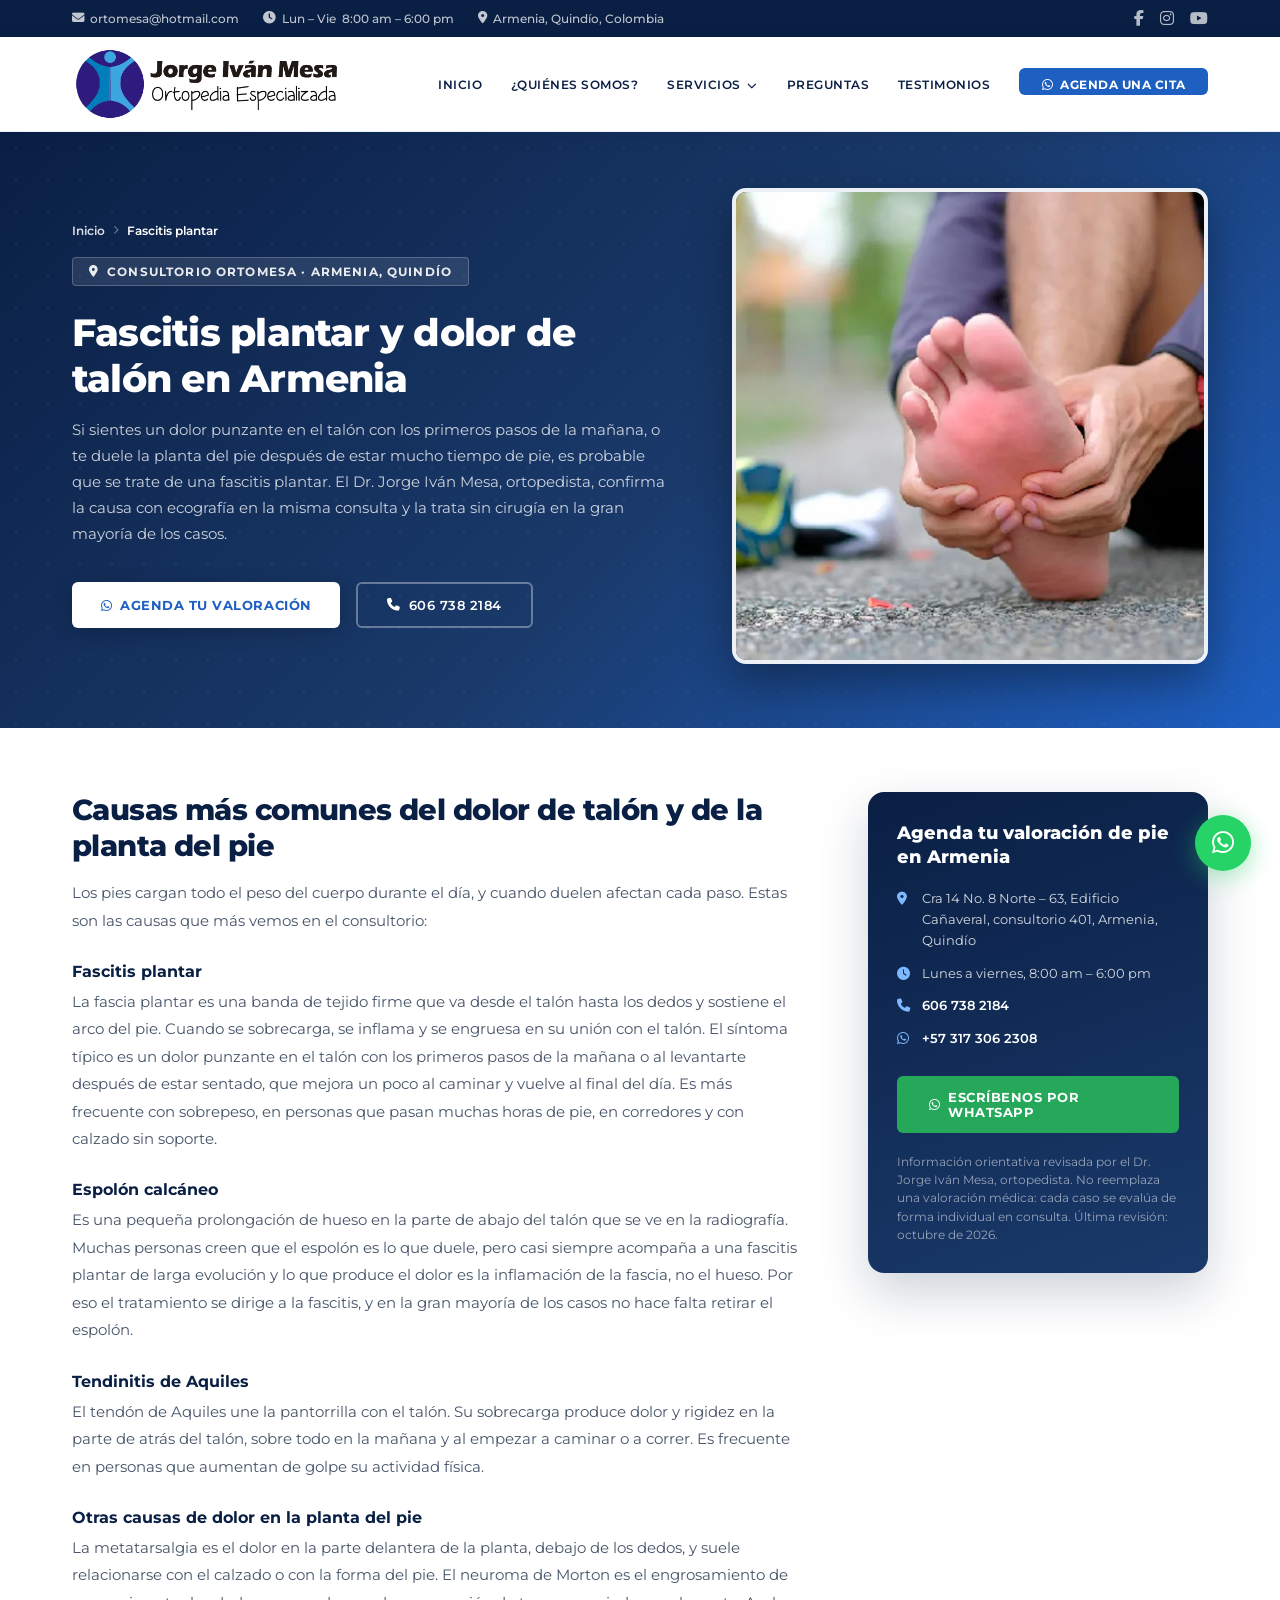
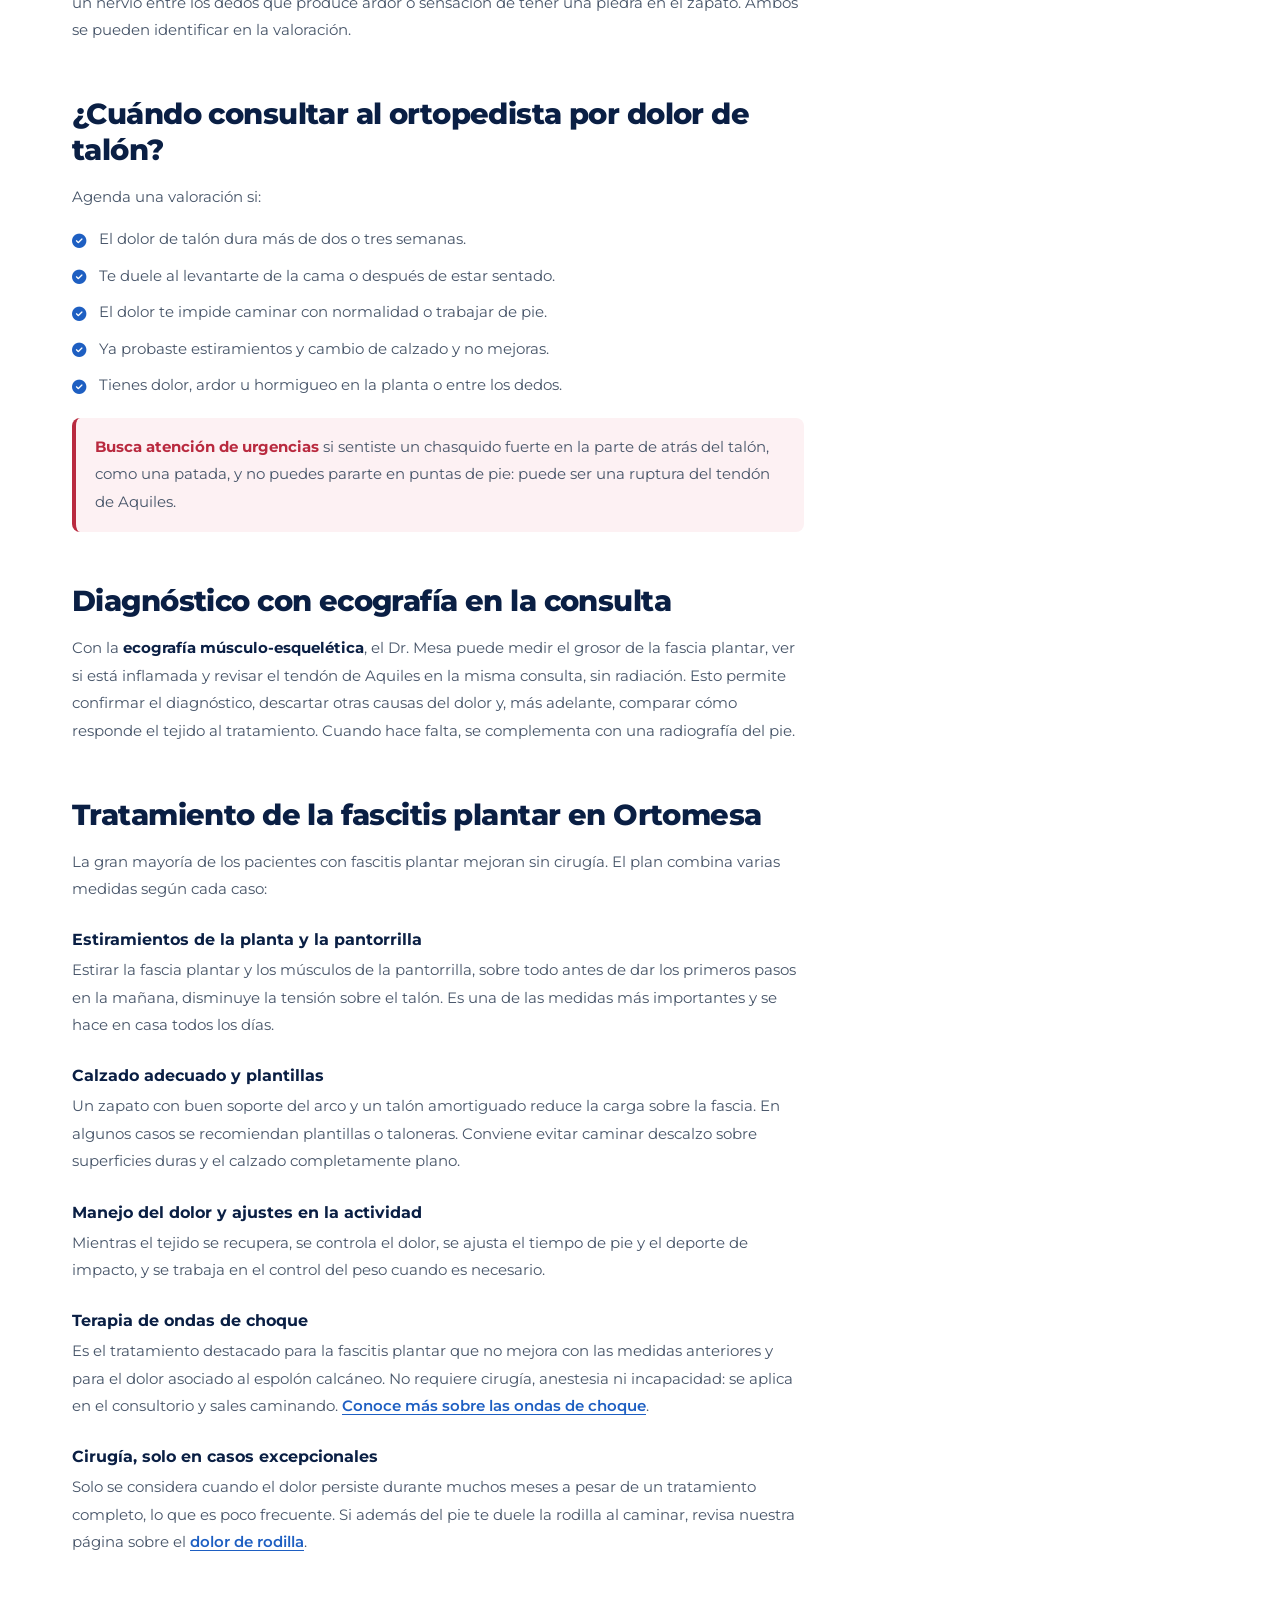
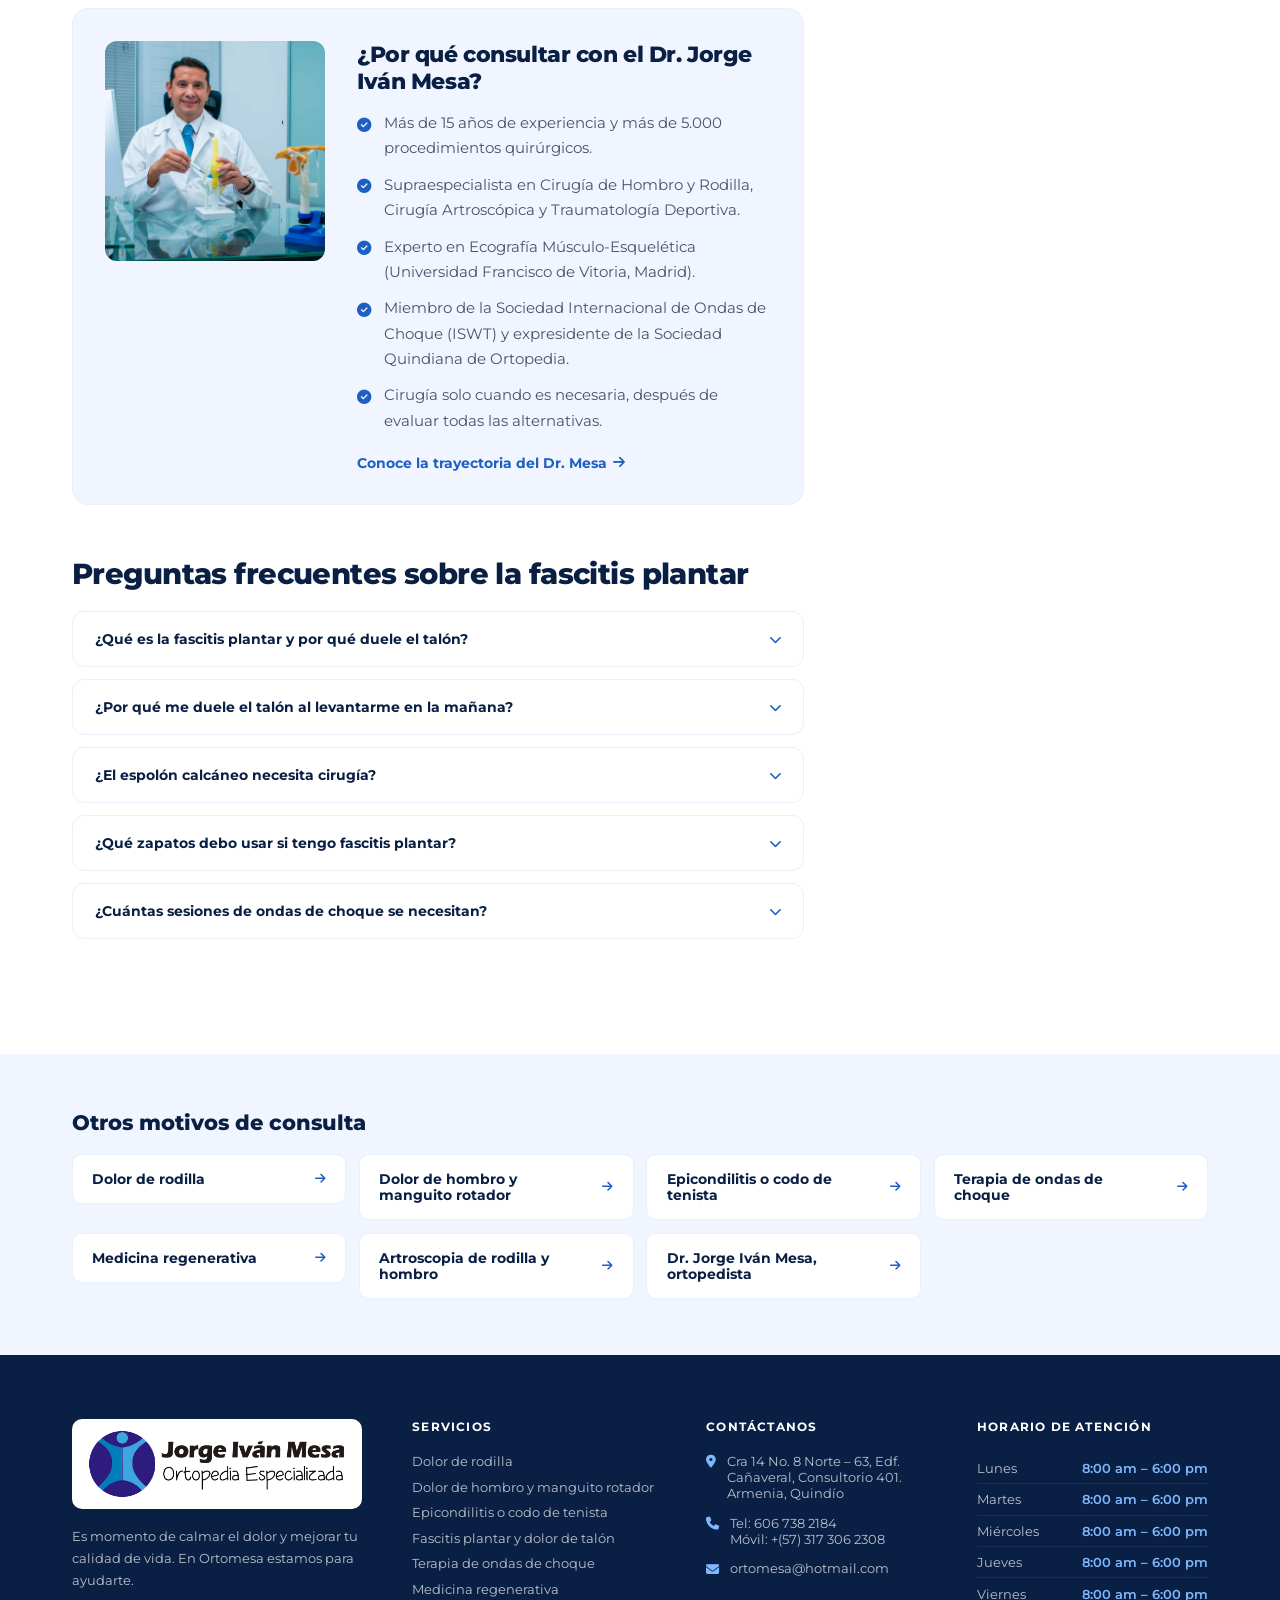
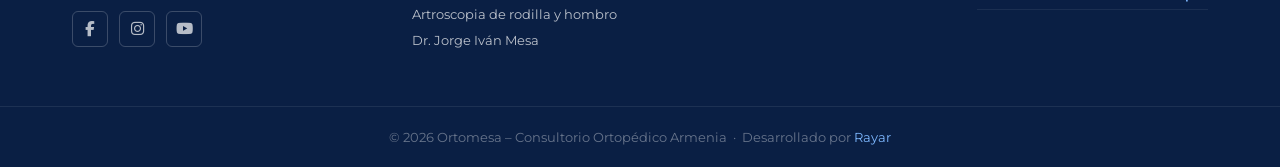
<file: fascitis-plantar-armenia.html>
<!DOCTYPE html>
<html lang="es-CO">
<head>
  <meta charset="UTF-8">
  <meta name="viewport" content="width=device-width, initial-scale=1.0">

  <!-- Google tag (gtag.js) -->
  <script async src="https://www.googletagmanager.com/gtag/js?id=AW-321467118"></script>
  <script>
    window.dataLayer = window.dataLayer || [];
    function gtag(){dataLayer.push(arguments);}
    gtag('js', new Date());

    gtag('config', 'AW-321467118');
  </script>

  <title>Fascitis Plantar en Armenia | Dolor de Talón | Ortomesa</title>
  <meta name="description" content="Tratamiento de fascitis plantar, espolón calcáneo y tendinitis de Aquiles en Armenia. Ondas de choque sin cirugía y diagnóstico con ecografía.">
  <link rel="canonical" href="https://www.ortomesa.com/fascitis-plantar-armenia">
  <meta name="robots" content="index, follow, max-image-preview:large, max-snippet:-1">
  <meta name="author" content="Dr. Jorge Iván Mesa – Ortomesa">
  <meta name="theme-color" content="#0a1f44">

  <!-- Geolocalización (SEO local) -->
  <meta name="geo.region" content="CO-QUI">
  <meta name="geo.placename" content="Armenia, Quindío, Colombia">
  <meta name="geo.position" content="4.5445;-75.6706">
  <meta name="ICBM" content="4.5445, -75.6706">

  <!-- Open Graph / redes sociales -->
  <meta property="og:type" content="article">
  <meta property="og:locale" content="es_CO">
  <meta property="og:site_name" content="Ortomesa – Dr. Jorge Iván Mesa">
  <meta property="og:title" content="Fascitis Plantar en Armenia | Dolor de Talón | Ortomesa">
  <meta property="og:description" content="Tratamiento de fascitis plantar, espolón calcáneo y tendinitis de Aquiles en Armenia. Ondas de choque sin cirugía y diagnóstico con ecografía.">
  <meta property="og:url" content="https://www.ortomesa.com/fascitis-plantar-armenia">
  <meta property="og:image" content="https://www.ortomesa.com/img/servicio-lesion-pie.jpg">
  <meta property="og:image:alt" content="Paciente con dolor de talón por fascitis plantar en Armenia, Quindío">
  <meta name="twitter:card" content="summary_large_image">
  <meta name="twitter:title" content="Fascitis Plantar en Armenia | Dolor de Talón | Ortomesa">
  <meta name="twitter:description" content="Tratamiento de fascitis plantar, espolón calcáneo y tendinitis de Aquiles en Armenia. Ondas de choque sin cirugía y diagnóstico con ecografía.">
  <meta name="twitter:image" content="https://www.ortomesa.com/img/servicio-lesion-pie.jpg">

  <link rel="icon" href="/img/logo-ortomesa-ortopedia-armenia.png" type="image/png">

  <!-- Google Fonts -->
  <link rel="preconnect" href="https://fonts.googleapis.com">
  <link rel="preconnect" href="https://fonts.gstatic.com" crossorigin>
  <link href="https://fonts.googleapis.com/css2?family=Montserrat:wght@300;400;500;600;700;800&display=swap" rel="stylesheet">

  <!-- Font Awesome -->
  <link rel="stylesheet" href="https://cdnjs.cloudflare.com/ajax/libs/font-awesome/6.5.0/css/all.min.css">

  <!-- Estilos propios -->
  <link rel="stylesheet" href="/assets/css/style.css">

  <!-- Datos estructurados (SEO) -->
  <script type="application/ld+json">
  {
    "@context": "https://schema.org",
    "@graph": [
      {
        "@type": [
          "Physician",
          "MedicalBusiness"
        ],
        "@id": "https://www.ortomesa.com/#consultorio",
        "name": "Ortomesa – Dr. Jorge Iván Mesa, Ortopedia Especializada",
        "url": "https://www.ortomesa.com/",
        "image": "https://www.ortomesa.com/img/doctor-jorge-ivan-mesa.jpg",
        "logo": "https://www.ortomesa.com/img/logo-ortomesa-ortopedia-armenia.png",
        "medicalSpecialty": "Orthopedic",
        "telephone": "+576067382184",
        "email": "ortomesa@hotmail.com",
        "priceRange": "$$",
        "address": {
          "@type": "PostalAddress",
          "streetAddress": "Cra 14 No. 8 Norte – 63, Edificio Cañaveral, Consultorio 401",
          "addressLocality": "Armenia",
          "addressRegion": "Quindío",
          "postalCode": "630004",
          "addressCountry": "CO"
        },
        "geo": {
          "@type": "GeoCoordinates",
          "latitude": 4.5445,
          "longitude": -75.6706
        },
        "openingHoursSpecification": [
          {
            "@type": "OpeningHoursSpecification",
            "dayOfWeek": [
              "Monday",
              "Tuesday",
              "Wednesday",
              "Thursday",
              "Friday"
            ],
            "opens": "08:00",
            "closes": "18:00"
          }
        ],
        "sameAs": [
          "https://www.facebook.com/profile.php?id=100063508813069",
          "https://www.instagram.com/ortomesa/",
          "https://www.youtube.com/@ortomesaortopediaarmenia9429"
        ]
      },
      {
        "@type": "MedicalWebPage",
        "@id": "https://www.ortomesa.com/fascitis-plantar-armenia#pagina",
        "url": "https://www.ortomesa.com/fascitis-plantar-armenia",
        "name": "Fascitis plantar y dolor de talón en Armenia",
        "inLanguage": "es-CO",
        "lastReviewed": "2026-10-24",
        "reviewedBy": {
          "@id": "https://www.ortomesa.com/#consultorio"
        },
        "isPartOf": {
          "@id": "https://www.ortomesa.com/#website"
        },
        "about": [
          {
            "@type": "MedicalCondition",
            "name": "Fascitis plantar"
          },
          {
            "@type": "MedicalCondition",
            "name": "Espolón calcáneo"
          },
          {
            "@type": "MedicalCondition",
            "name": "Tendinitis de Aquiles"
          },
          {
            "@type": "MedicalCondition",
            "name": "Metatarsalgia"
          },
          {
            "@type": "MedicalCondition",
            "name": "Neuroma de Morton"
          }
        ]
      },
      {
        "@type": "BreadcrumbList",
        "itemListElement": [
          {
            "@type": "ListItem",
            "position": 1,
            "name": "Inicio",
            "item": "https://www.ortomesa.com/"
          },
          {
            "@type": "ListItem",
            "position": 2,
            "name": "Fascitis plantar",
            "item": "https://www.ortomesa.com/fascitis-plantar-armenia"
          }
        ]
      },
      {
        "@type": "FAQPage",
        "mainEntity": [
          {
            "@type": "Question",
            "name": "¿Qué es la fascitis plantar y por qué duele el talón?",
            "acceptedAnswer": {
              "@type": "Answer",
              "text": "La fascitis plantar es la inflamación de la fascia, una banda de tejido firme que recorre la planta del pie desde el talón hasta los dedos. Cuando se sobrecarga por estar mucho tiempo de pie, el sobrepeso, el deporte o un calzado sin soporte, se inflama en su unión con el talón y produce un dolor punzante."
            }
          },
          {
            "@type": "Question",
            "name": "¿Por qué me duele el talón al levantarme en la mañana?",
            "acceptedAnswer": {
              "@type": "Answer",
              "text": "Durante la noche la fascia plantar se acorta. Con los primeros pasos de la mañana se estira de golpe y eso produce el dolor típico de la fascitis plantar, que suele mejorar después de caminar un rato. Estirar la planta del pie y la pantorrilla antes de levantarte ayuda a disminuirlo."
            }
          },
          {
            "@type": "Question",
            "name": "¿El espolón calcáneo necesita cirugía?",
            "acceptedAnswer": {
              "@type": "Answer",
              "text": "En la gran mayoría de los casos no. El espolón casi siempre acompaña a una fascitis plantar, y lo que causa el dolor es la inflamación de la fascia, no el hueso. Por eso el tratamiento con estiramientos, calzado adecuado y ondas de choque suele ser suficiente, sin necesidad de retirar el espolón."
            }
          },
          {
            "@type": "Question",
            "name": "¿Qué zapatos debo usar si tengo fascitis plantar?",
            "acceptedAnswer": {
              "@type": "Answer",
              "text": "Busca un calzado con buen soporte del arco, un talón amortiguado y una suela firme. Evita caminar descalzo sobre superficies duras, las sandalias completamente planas y los zapatos muy gastados. En algunos casos el ortopedista recomienda plantillas o taloneras."
            }
          },
          {
            "@type": "Question",
            "name": "¿Cuántas sesiones de ondas de choque se necesitan?",
            "acceptedAnswer": {
              "@type": "Answer",
              "text": "Depende del tiempo de evolución y de cómo responde cada paciente. El número de sesiones y la frecuencia se definen en la valoración, después de examinar el pie y revisar la fascia con ecografía."
            }
          }
        ]
      }
    ]
  }
  </script>
</head>
<body>

<div class="topbar">
  <div class="inner">
    <div class="info">
      <span><i class="fa fa-envelope"></i> ortomesa@hotmail.com</span>
      <span><i class="fa fa-clock"></i> Lun – Vie &nbsp;8:00 am – 6:00 pm</span>
      <span><i class="fa fa-map-marker-alt"></i> Armenia, Quindío, Colombia</span>
    </div>
    <div class="right">
      <div class="socials">
        <a href="https://www.facebook.com/profile.php?id=100063508813069" target="_blank" aria-label="Facebook"><i class="fab fa-facebook-f"></i></a>
        <a href="https://www.instagram.com/ortomesa/" target="_blank" aria-label="Instagram"><i class="fab fa-instagram"></i></a>
        <a href="https://www.youtube.com/@ortomesaortopediaarmenia9429" target="_blank" aria-label="YouTube"><i class="fab fa-youtube"></i></a>
      </div>
    </div>
  </div>
</div>

<nav>
  <div class="nav-inner">
    <a class="nav-logo" href="/">
      <img src="/img/logo-ortomesa-ortopedia-armenia.png" width="500" height="137"
           alt="Ortomesa – Dr. Jorge Iván Mesa, ortopedista en Armenia, Quindío">
    </a>
    <ul class="nav-links">
      <li><a href="/">Inicio</a></li>
      <li><a href="/dr-jorge-ivan-mesa">¿Quiénes somos?</a></li>
      <li class="has-sub">
        <a href="/#servicios">Servicios <i class="fa fa-chevron-down"></i></a>
        <ul class="sub-menu">
          <li><a href="/dolor-de-rodilla-armenia">Dolor de rodilla</a></li>
          <li><a href="/dolor-de-hombro-armenia">Dolor de hombro y manguito rotador</a></li>
          <li><a href="/epicondilitis-codo-de-tenista">Epicondilitis o codo de tenista</a></li>
          <li><a href="/fascitis-plantar-armenia" aria-current="page">Fascitis plantar y dolor de talón</a></li>
          <li><a href="/ondas-de-choque-armenia">Terapia de ondas de choque</a></li>
          <li><a href="/medicina-regenerativa-armenia">Medicina regenerativa</a></li>
          <li><a href="/artroscopia-rodilla-hombro">Artroscopia de rodilla y hombro</a></li>
        </ul>
      </li>
      <li><a href="/#preguntas">Preguntas</a></li>
      <li><a href="/#testimonios">Testimonios</a></li>
      <li>
        <a href="https://wa.me/573173062308?text=Hola%2C%20quiero%20agendar%20una%20cita"
           target="_blank" class="nav-cta">
          <i class="fab fa-whatsapp"></i>&nbsp; Agenda una cita
        </a>
      </li>
    </ul>
    <button class="hamburger" aria-label="Abrir menú">
      <span></span><span></span><span></span>
    </button>
  </div>

  <!-- Menú móvil -->
  <div class="mobile-menu" id="mobileMenu">
    <a href="/">Inicio</a>
    <a href="/dr-jorge-ivan-mesa">¿Quiénes somos?</a>
    <a href="/#servicios">Servicios</a>
    <a href="/dolor-de-rodilla-armenia" class="mobile-sub">Dolor de rodilla</a>
    <a href="/dolor-de-hombro-armenia" class="mobile-sub">Dolor de hombro y manguito rotador</a>
    <a href="/epicondilitis-codo-de-tenista" class="mobile-sub">Epicondilitis o codo de tenista</a>
    <a href="/fascitis-plantar-armenia" class="mobile-sub">Fascitis plantar y dolor de talón</a>
    <a href="/ondas-de-choque-armenia" class="mobile-sub">Terapia de ondas de choque</a>
    <a href="/medicina-regenerativa-armenia" class="mobile-sub">Medicina regenerativa</a>
    <a href="/artroscopia-rodilla-hombro" class="mobile-sub">Artroscopia de rodilla y hombro</a>
    <a href="/#preguntas">Preguntas</a>
    <a href="/#testimonios">Testimonios</a>
    <a href="https://wa.me/573173062308?text=Hola%2C%20quiero%20agendar%20una%20cita"
       target="_blank" class="nav-cta">
      <i class="fab fa-whatsapp"></i> Agenda una cita
    </a>
  </div>
</nav>

<main>

  <!-- ══════════════════════════════════════════
       ENCABEZADO
  ════════════════════════════════════════════ -->
  <header class="page-hero">
    <div class="hero-dots"></div>
    <div class="page-hero-inner">
      <div class="page-hero-text">
        <nav class="breadcrumb" aria-label="Ruta de navegación">
          <a href="/">Inicio</a> <i class="fa fa-chevron-right"></i> <span>Fascitis plantar</span>
        </nav>
        <div class="hero-badge"><i class="fa fa-map-marker-alt"></i> Consultorio Ortomesa · Armenia, Quindío</div>
        <h1>Fascitis plantar y dolor de talón en Armenia</h1>
        <p class="hero-sub">Si sientes un dolor punzante en el talón con los primeros pasos de la mañana, o te duele la planta del pie después de estar mucho tiempo de pie, es probable que se trate de una fascitis plantar. El Dr. Jorge Iván Mesa, ortopedista, confirma la causa con ecografía en la misma consulta y la trata sin cirugía en la gran mayoría de los casos.</p>
        <div class="hero-btns">
          <a href="https://wa.me/573173062308?text=Hola%2C%20tengo%20dolor%20en%20el%20pie%20o%20el%20tal%C3%B3n%20y%20quiero%20agendar%20una%20cita" class="btn-primary" target="_blank">
            <i class="fab fa-whatsapp"></i> Agenda tu valoración
          </a>
          <a href="tel:+576067382184" class="btn-outline"><i class="fa fa-phone"></i> 606 738 2184</a>
        </div>
      </div>
      <div class="page-hero-img">
        <img src="/img/fascitis-plantar-dolor-de-talon-armenia.webp" alt="Paciente con dolor de talón por fascitis plantar en Armenia, Quindío"
             width="550" height="550" fetchpriority="high">
      </div>
    </div>
  </header>

  <!-- ══════════════════════════════════════════
       CONTENIDO
  ════════════════════════════════════════════ -->
  <div class="page-body">
    <article class="page-article">
    <section id="causas">
      <h2>Causas más comunes del dolor de talón y de la planta del pie</h2>
      <p>
        Los pies cargan todo el peso del cuerpo durante el día, y cuando duelen afectan cada
        paso. Estas son las causas que más vemos en el consultorio:
      </p>

      <h3>Fascitis plantar</h3>
      <p>
        La fascia plantar es una banda de tejido firme que va desde el talón hasta los dedos y
        sostiene el arco del pie. Cuando se sobrecarga, se inflama y se engruesa en su unión con
        el talón. El síntoma típico es un dolor punzante en el talón con los primeros pasos de la
        mañana o al levantarte después de estar sentado, que mejora un poco al caminar y vuelve al
        final del día. Es más frecuente con sobrepeso, en personas que pasan muchas horas de pie,
        en corredores y con calzado sin soporte.
      </p>

      <h3>Espolón calcáneo</h3>
      <p>
        Es una pequeña prolongación de hueso en la parte de abajo del talón que se ve en la
        radiografía. Muchas personas creen que el espolón es lo que duele, pero casi siempre
        acompaña a una fascitis plantar de larga evolución y lo que produce el dolor es la
        inflamación de la fascia, no el hueso. Por eso el tratamiento se dirige a la fascitis, y
        en la gran mayoría de los casos no hace falta retirar el espolón.
      </p>

      <h3>Tendinitis de Aquiles</h3>
      <p>
        El tendón de Aquiles une la pantorrilla con el talón. Su sobrecarga produce dolor y
        rigidez en la parte de atrás del talón, sobre todo en la mañana y al empezar a caminar o
        a correr. Es frecuente en personas que aumentan de golpe su actividad física.
      </p>

      <h3>Otras causas de dolor en la planta del pie</h3>
      <p>
        La metatarsalgia es el dolor en la parte delantera de la planta, debajo de los dedos, y
        suele relacionarse con el calzado o con la forma del pie. El neuroma de Morton es el
        engrosamiento de un nervio entre los dedos que produce ardor o sensación de tener una
        piedra en el zapato. Ambos se pueden identificar en la valoración.
      </p>
    </section>

    <section id="cuando-consultar">
      <h2>¿Cuándo consultar al ortopedista por dolor de talón?</h2>
      <p>Agenda una valoración si:</p>
      <ul class="check-list">
        <li>El dolor de talón dura más de dos o tres semanas.</li>
        <li>Te duele al levantarte de la cama o después de estar sentado.</li>
        <li>El dolor te impide caminar con normalidad o trabajar de pie.</li>
        <li>Ya probaste estiramientos y cambio de calzado y no mejoras.</li>
        <li>Tienes dolor, ardor u hormigueo en la planta o entre los dedos.</li>
      </ul>
      <p class="alert-box">
        <strong>Busca atención de urgencias</strong> si sentiste un chasquido fuerte en la parte
        de atrás del talón, como una patada, y no puedes pararte en puntas de pie: puede ser una
        ruptura del tendón de Aquiles.
      </p>
    </section>

    <section id="diagnostico">
      <h2>Diagnóstico con ecografía en la consulta</h2>
      <p>
        Con la <strong>ecografía músculo-esquelética</strong>, el Dr. Mesa puede medir el grosor
        de la fascia plantar, ver si está inflamada y revisar el tendón de Aquiles en la misma
        consulta, sin radiación. Esto permite confirmar el diagnóstico, descartar otras causas
        del dolor y, más adelante, comparar cómo responde el tejido al tratamiento. Cuando hace
        falta, se complementa con una radiografía del pie.
      </p>
    </section>

    <section id="tratamiento">
      <h2>Tratamiento de la fascitis plantar en Ortomesa</h2>
      <p>
        La gran mayoría de los pacientes con fascitis plantar mejoran sin cirugía. El plan
        combina varias medidas según cada caso:
      </p>

      <h3>Estiramientos de la planta y la pantorrilla</h3>
      <p>
        Estirar la fascia plantar y los músculos de la pantorrilla, sobre todo antes de dar los
        primeros pasos en la mañana, disminuye la tensión sobre el talón. Es una de las medidas
        más importantes y se hace en casa todos los días.
      </p>

      <h3>Calzado adecuado y plantillas</h3>
      <p>
        Un zapato con buen soporte del arco y un talón amortiguado reduce la carga sobre la
        fascia. En algunos casos se recomiendan plantillas o taloneras. Conviene evitar caminar
        descalzo sobre superficies duras y el calzado completamente plano.
      </p>

      <h3>Manejo del dolor y ajustes en la actividad</h3>
      <p>
        Mientras el tejido se recupera, se controla el dolor, se ajusta el tiempo de pie y el
        deporte de impacto, y se trabaja en el control del peso cuando es necesario.
      </p>

      <h3>Terapia de ondas de choque</h3>
      <p>
        Es el tratamiento destacado para la fascitis plantar que no mejora con las medidas
        anteriores y para el dolor asociado al espolón calcáneo. No requiere cirugía, anestesia
        ni incapacidad: se aplica en el consultorio y sales caminando.
        <a href="/ondas-de-choque-armenia">Conoce más sobre las ondas de choque</a>.
      </p>

      <h3>Cirugía, solo en casos excepcionales</h3>
      <p>
        Solo se considera cuando el dolor persiste durante muchos meses a pesar de un tratamiento
        completo, lo que es poco frecuente. Si además del pie te duele la rodilla al caminar,
        revisa nuestra página sobre el <a href="/dolor-de-rodilla-armenia">dolor de rodilla</a>.
      </p>
    </section>

    <section id="por-que" class="page-why">
      <img src="/img/dr-jorge-ivan-mesa-ortopedista-armenia.webp"
           alt="Dr. Jorge Iván Mesa, ortopedista que trata la fascitis plantar en Armenia"
           width="900" height="900" loading="lazy">
      <div>
        <h2>¿Por qué consultar con el Dr. Jorge Iván Mesa?</h2>
        <ul class="check-list">
          <li>Más de 15 años de experiencia y más de 5.000 procedimientos quirúrgicos.</li>
          <li>Supraespecialista en Cirugía de Hombro y Rodilla, Cirugía Artroscópica y Traumatología Deportiva.</li>
          <li>Experto en Ecografía Músculo-Esquelética (Universidad Francisco de Vitoria, Madrid).</li>
          <li>Miembro de la Sociedad Internacional de Ondas de Choque (ISWT) y expresidente de la Sociedad Quindiana de Ortopedia.</li>
          <li>Cirugía solo cuando es necesaria, después de evaluar todas las alternativas.</li>
        </ul>
        <a href="/dr-jorge-ivan-mesa" class="text-link">Conoce la trayectoria del Dr. Mesa <i class="fa fa-arrow-right"></i></a>
      </div>
    </section>

    <!-- Deben coincidir con el FAQPage de los datos estructurados. -->
    <section id="preguntas" class="page-faq">
      <h2>Preguntas frecuentes sobre la fascitis plantar</h2>
      <div class="faq-list">
        <details class="faq-item">
          <summary><h3>¿Qué es la fascitis plantar y por qué duele el talón?</h3></summary>
          <div class="faq-answer"><p>La fascitis plantar es la inflamación de la fascia, una banda de tejido firme que recorre la planta del pie desde el talón hasta los dedos. Cuando se sobrecarga por estar mucho tiempo de pie, el sobrepeso, el deporte o un calzado sin soporte, se inflama en su unión con el talón y produce un dolor punzante.</p></div>
        </details>
        <details class="faq-item">
          <summary><h3>¿Por qué me duele el talón al levantarme en la mañana?</h3></summary>
          <div class="faq-answer"><p>Durante la noche la fascia plantar se acorta. Con los primeros pasos de la mañana se estira de golpe y eso produce el dolor típico de la fascitis plantar, que suele mejorar después de caminar un rato. Estirar la planta del pie y la pantorrilla antes de levantarte ayuda a disminuirlo.</p></div>
        </details>
        <details class="faq-item">
          <summary><h3>¿El espolón calcáneo necesita cirugía?</h3></summary>
          <div class="faq-answer"><p>En la gran mayoría de los casos no. El espolón casi siempre acompaña a una fascitis plantar, y lo que causa el dolor es la inflamación de la fascia, no el hueso. Por eso el tratamiento con estiramientos, calzado adecuado y ondas de choque suele ser suficiente, sin necesidad de retirar el espolón.</p></div>
        </details>
        <details class="faq-item">
          <summary><h3>¿Qué zapatos debo usar si tengo fascitis plantar?</h3></summary>
          <div class="faq-answer"><p>Busca un calzado con buen soporte del arco, un talón amortiguado y una suela firme. Evita caminar descalzo sobre superficies duras, las sandalias completamente planas y los zapatos muy gastados. En algunos casos el ortopedista recomienda plantillas o taloneras.</p></div>
        </details>
        <details class="faq-item">
          <summary><h3>¿Cuántas sesiones de ondas de choque se necesitan?</h3></summary>
          <div class="faq-answer"><p>Depende del tiempo de evolución y de cómo responde cada paciente. El número de sesiones y la frecuencia se definen en la valoración, después de examinar el pie y revisar la fascia con ecografía.</p></div>
        </details>
      </div>
    </section>

    </article>

    <aside class="page-aside">
      <div class="aside-card">
        <h2>Agenda tu valoración de pie en Armenia</h2>
        <ul class="aside-info">
          <li><i class="fa fa-map-marker-alt"></i> Cra 14 No. 8 Norte – 63, Edificio Cañaveral, consultorio 401, Armenia, Quindío</li>
          <li><i class="fa fa-clock"></i> Lunes a viernes, 8:00 am – 6:00 pm</li>
          <li><i class="fa fa-phone"></i> <a href="tel:+576067382184">606 738 2184</a></li>
          <li><i class="fab fa-whatsapp"></i> <a href="https://wa.me/573173062308?text=Hola%2C%20tengo%20dolor%20en%20el%20pie%20o%20el%20tal%C3%B3n%20y%20quiero%20agendar%20una%20cita" target="_blank">+57 317 306 2308</a></li>
        </ul>
        <a href="https://wa.me/573173062308?text=Hola%2C%20tengo%20dolor%20en%20el%20pie%20o%20el%20tal%C3%B3n%20y%20quiero%20agendar%20una%20cita" class="btn-blue" target="_blank">
          <i class="fab fa-whatsapp"></i> Escríbenos por WhatsApp
        </a>
        <p class="aside-note">
          Información orientativa revisada por el Dr. Jorge Iván Mesa, ortopedista. No reemplaza
          una valoración médica: cada caso se evalúa de forma individual en consulta.
          Última revisión: octubre de 2026.
        </p>
      </div>
    </aside>
  </div>

  <!-- ══════════════════════════════════════════
       OTRAS PÁGINAS (enlazado interno)
  ════════════════════════════════════════════ -->
  <nav class="page-related" aria-label="Otros tratamientos">
    <div class="inner">
      <h2>Otros motivos de consulta</h2>
      <ul>
        <li><a href="/dolor-de-rodilla-armenia">Dolor de rodilla <i class="fa fa-arrow-right"></i></a></li>
        <li><a href="/dolor-de-hombro-armenia">Dolor de hombro y manguito rotador <i class="fa fa-arrow-right"></i></a></li>
        <li><a href="/epicondilitis-codo-de-tenista">Epicondilitis o codo de tenista <i class="fa fa-arrow-right"></i></a></li>
        <li><a href="/ondas-de-choque-armenia">Terapia de ondas de choque <i class="fa fa-arrow-right"></i></a></li>
        <li><a href="/medicina-regenerativa-armenia">Medicina regenerativa <i class="fa fa-arrow-right"></i></a></li>
        <li><a href="/artroscopia-rodilla-hombro">Artroscopia de rodilla y hombro <i class="fa fa-arrow-right"></i></a></li>
        <li><a href="/dr-jorge-ivan-mesa">Dr. Jorge Iván Mesa, ortopedista <i class="fa fa-arrow-right"></i></a></li>
      </ul>
    </div>
  </nav>

</main>

<footer class="footer">
  <div class="footer-grid">

    <div>
      <img src="/img/logo-ortomesa-ortopedia-armenia.png" width="500" height="137" loading="lazy"
           alt="Ortomesa – Consultorio de ortopedia del Dr. Jorge Iván Mesa en Armenia" class="footer-logo-img">
      <p>Es momento de calmar el dolor y mejorar tu calidad de vida.
         En Ortomesa estamos para ayudarte.</p>
      <div class="footer-socials">
        <a href="https://www.facebook.com/profile.php?id=100063508813069" target="_blank" aria-label="Facebook"><i class="fab fa-facebook-f"></i></a>
        <a href="https://www.instagram.com/ortomesa/" target="_blank" aria-label="Instagram"><i class="fab fa-instagram"></i></a>
        <a href="https://www.youtube.com/@ortomesaortopediaarmenia9429" target="_blank" aria-label="YouTube"><i class="fab fa-youtube"></i></a>
      </div>
    </div>

    <div>
      <h4>Servicios</h4>
      <ul class="footer-links">
        <li><a href="/dolor-de-rodilla-armenia">Dolor de rodilla</a></li>
        <li><a href="/dolor-de-hombro-armenia">Dolor de hombro y manguito rotador</a></li>
        <li><a href="/epicondilitis-codo-de-tenista">Epicondilitis o codo de tenista</a></li>
        <li><a href="/fascitis-plantar-armenia">Fascitis plantar y dolor de talón</a></li>
        <li><a href="/ondas-de-choque-armenia">Terapia de ondas de choque</a></li>
        <li><a href="/medicina-regenerativa-armenia">Medicina regenerativa</a></li>
        <li><a href="/artroscopia-rodilla-hombro">Artroscopia de rodilla y hombro</a></li>
        <li><a href="/dr-jorge-ivan-mesa">Dr. Jorge Iván Mesa</a></li>
      </ul>
    </div>

    <div>
      <h4>Contáctanos</h4>
      <ul class="footer-contact">
        <li>
          <i class="fa fa-map-marker-alt"></i>
          <span>Cra 14 No. 8 Norte – 63, Edf. Cañaveral, Consultorio 401. Armenia, Quindío</span>
        </li>
        <li>
          <i class="fa fa-phone"></i>
          <span>
            <a href="tel:+576067382184">Tel: 606 738 2184</a><br>
            <a href="https://wa.me/573173062308" target="_blank">Móvil: +(57) 317 306 2308</a>
          </span>
        </li>
        <li>
          <i class="fa fa-envelope"></i>
          <a href="mailto:ortomesa@hotmail.com">ortomesa@hotmail.com</a>
        </li>
      </ul>
    </div>

    <div>
      <h4>Horario de atención</h4>
      <ul class="footer-hours">
        <li>Lunes    <span>8:00 am – 6:00 pm</span></li>
        <li>Martes   <span>8:00 am – 6:00 pm</span></li>
        <li>Miércoles<span>8:00 am – 6:00 pm</span></li>
        <li>Jueves   <span>8:00 am – 6:00 pm</span></li>
        <li>Viernes  <span>8:00 am – 6:00 pm</span></li>
      </ul>
    </div>

  </div>
  <div class="footer-bottom">
    <p>&copy; 2026 Ortomesa – Consultorio Ortopédico Armenia &nbsp;·&nbsp;
       Desarrollado por <a href="https://vamosarayar.com/" target="_blank">Rayar</a></p>
  </div>
</footer>

<!-- ── WhatsApp FAB ── -->
<a href="https://wa.me/573173062308?text=Hola%2C%20tengo%20dolor%20en%20el%20pie%20o%20el%20tal%C3%B3n%20y%20quiero%20agendar%20una%20cita"
   class="fab-wa" target="_blank" rel="noopener noreferrer" aria-label="WhatsApp">
  <i class="fab fa-whatsapp"></i>
</a>

<script src="/assets/js/main.js"></script>
</body>
</html>
</file>
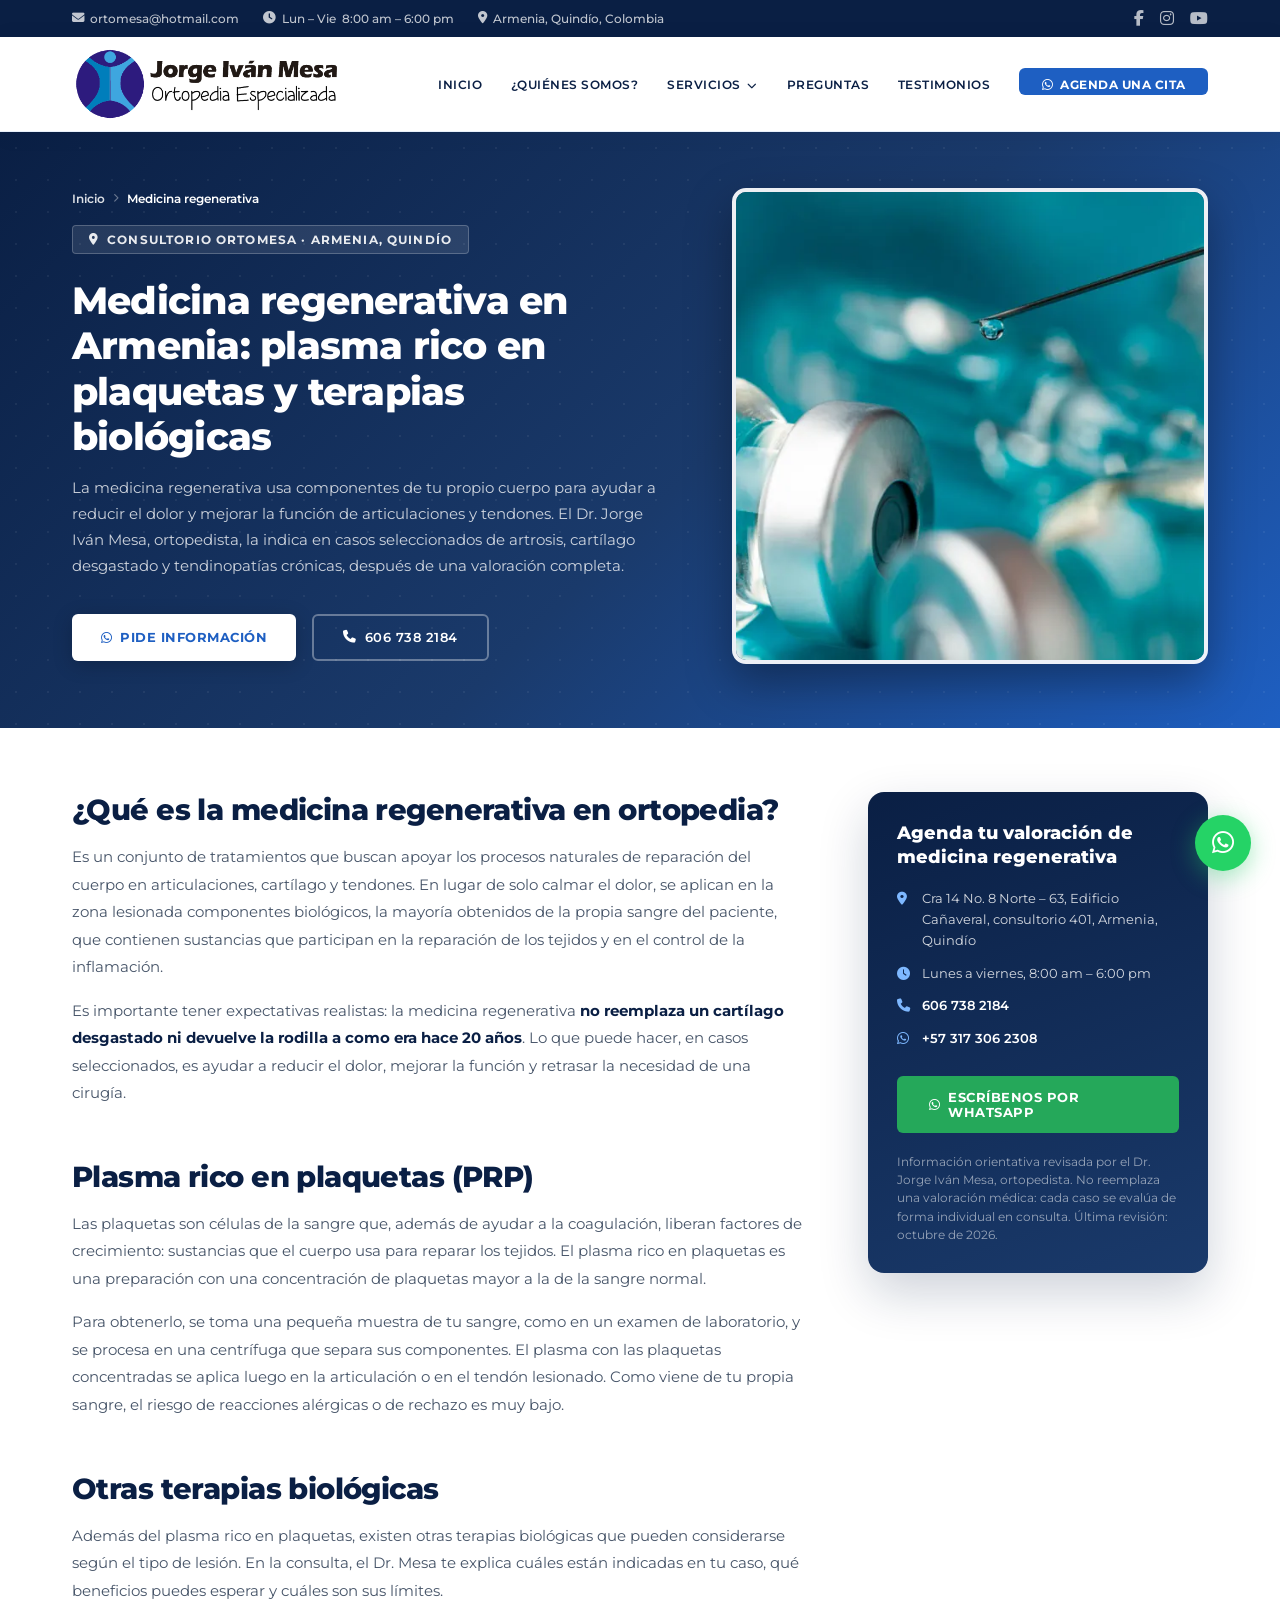
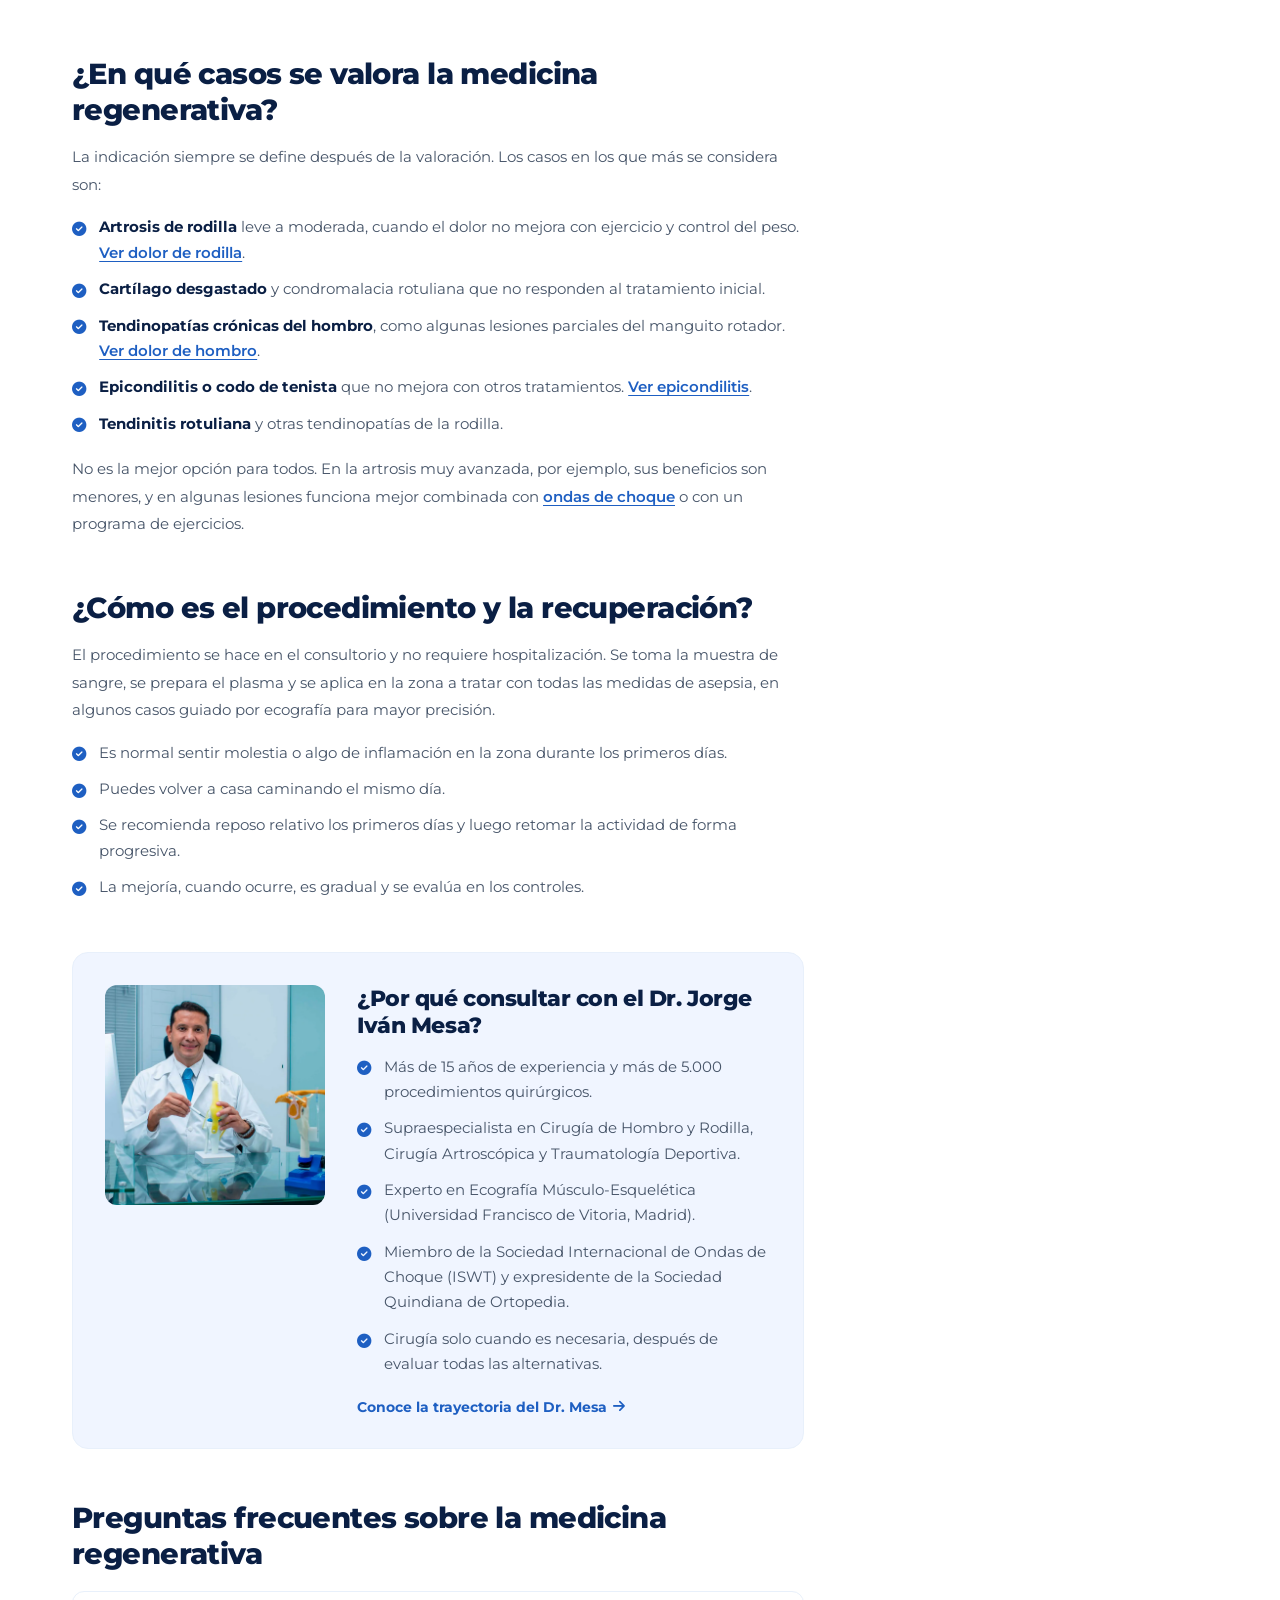
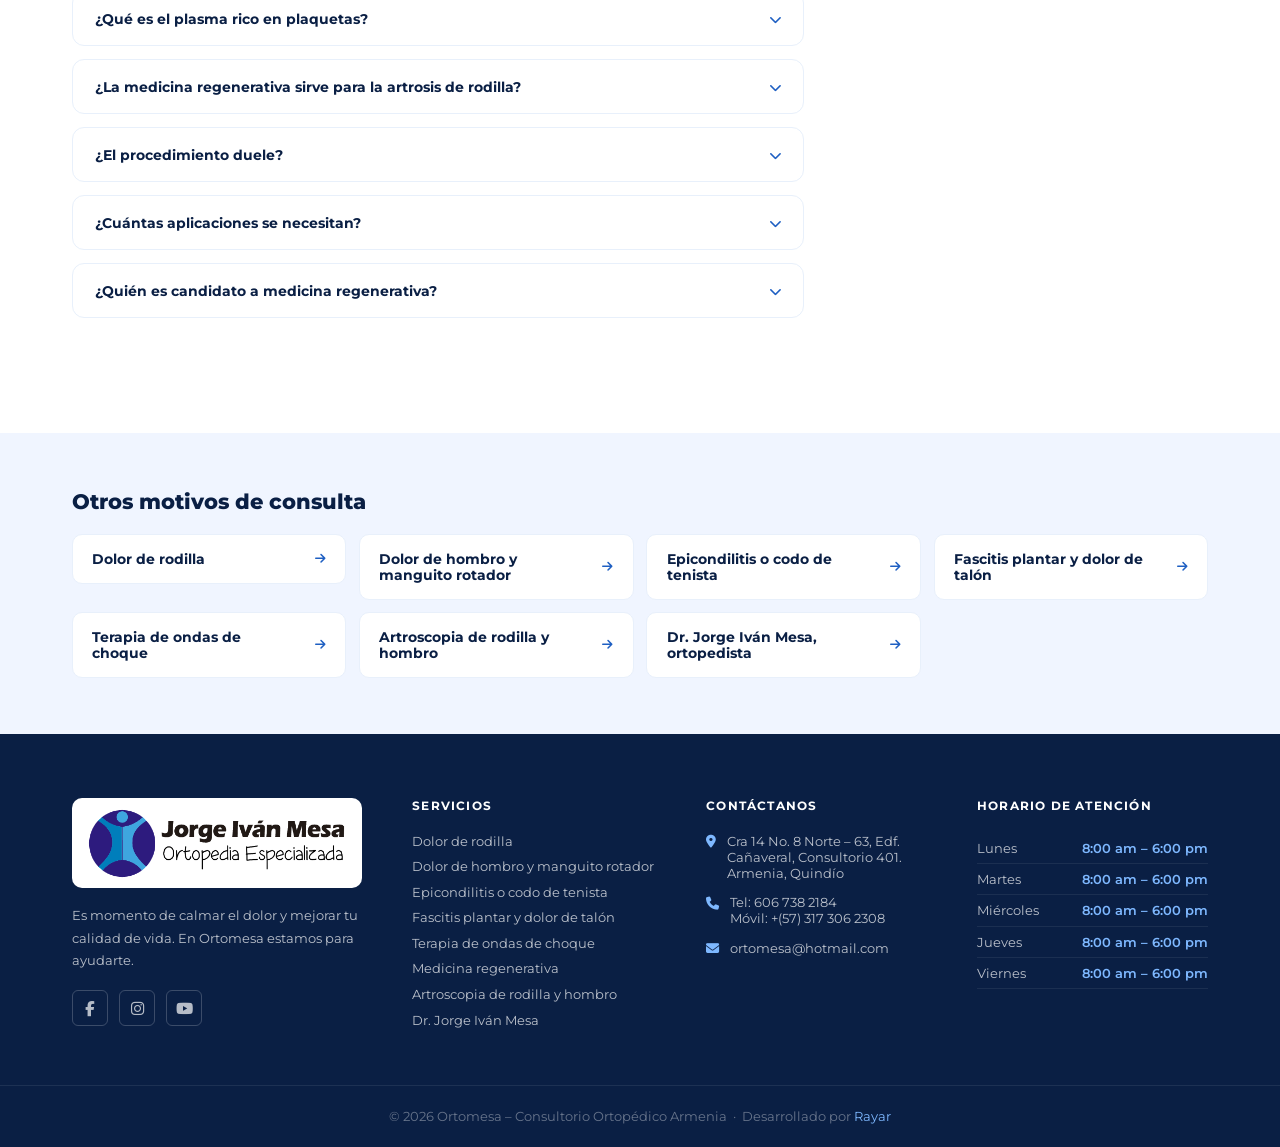
<file: medicina-regenerativa-armenia.html>
<!DOCTYPE html>
<html lang="es-CO">
<head>
  <meta charset="UTF-8">
  <meta name="viewport" content="width=device-width, initial-scale=1.0">

  <!-- Google tag (gtag.js) -->
  <script async src="https://www.googletagmanager.com/gtag/js?id=AW-321467118"></script>
  <script>
    window.dataLayer = window.dataLayer || [];
    function gtag(){dataLayer.push(arguments);}
    gtag('js', new Date());

    gtag('config', 'AW-321467118');
  </script>

  <title>Medicina Regenerativa en Armenia | Ortomesa</title>
  <meta name="description" content="Plasma rico en plaquetas y terapias biológicas para artrosis, cartílago desgastado y tendinopatías crónicas en Armenia, Quindío.">
  <link rel="canonical" href="https://www.ortomesa.com/medicina-regenerativa-armenia">
  <meta name="robots" content="index, follow, max-image-preview:large, max-snippet:-1">
  <meta name="author" content="Dr. Jorge Iván Mesa – Ortomesa">
  <meta name="theme-color" content="#0a1f44">

  <!-- Geolocalización (SEO local) -->
  <meta name="geo.region" content="CO-QUI">
  <meta name="geo.placename" content="Armenia, Quindío, Colombia">
  <meta name="geo.position" content="4.5445;-75.6706">
  <meta name="ICBM" content="4.5445, -75.6706">

  <!-- Open Graph / redes sociales -->
  <meta property="og:type" content="article">
  <meta property="og:locale" content="es_CO">
  <meta property="og:site_name" content="Ortomesa – Dr. Jorge Iván Mesa">
  <meta property="og:title" content="Medicina Regenerativa en Armenia | Ortomesa">
  <meta property="og:description" content="Plasma rico en plaquetas y terapias biológicas para artrosis, cartílago desgastado y tendinopatías crónicas en Armenia, Quindío.">
  <meta property="og:url" content="https://www.ortomesa.com/medicina-regenerativa-armenia">
  <meta property="og:image" content="https://www.ortomesa.com/img/servicio-celulas-regenerativas.jpg">
  <meta property="og:image:alt" content="Preparación de plasma rico en plaquetas para medicina regenerativa en Armenia">
  <meta name="twitter:card" content="summary_large_image">
  <meta name="twitter:title" content="Medicina Regenerativa en Armenia | Ortomesa">
  <meta name="twitter:description" content="Plasma rico en plaquetas y terapias biológicas para artrosis, cartílago desgastado y tendinopatías crónicas en Armenia, Quindío.">
  <meta name="twitter:image" content="https://www.ortomesa.com/img/servicio-celulas-regenerativas.jpg">

  <link rel="icon" href="/img/logo-ortomesa-ortopedia-armenia.png" type="image/png">

  <!-- Google Fonts -->
  <link rel="preconnect" href="https://fonts.googleapis.com">
  <link rel="preconnect" href="https://fonts.gstatic.com" crossorigin>
  <link href="https://fonts.googleapis.com/css2?family=Montserrat:wght@300;400;500;600;700;800&display=swap" rel="stylesheet">

  <!-- Font Awesome -->
  <link rel="stylesheet" href="https://cdnjs.cloudflare.com/ajax/libs/font-awesome/6.5.0/css/all.min.css">

  <!-- Estilos propios -->
  <link rel="stylesheet" href="/assets/css/style.css">

  <!-- Datos estructurados (SEO) -->
  <script type="application/ld+json">
  {
    "@context": "https://schema.org",
    "@graph": [
      {
        "@type": [
          "Physician",
          "MedicalBusiness"
        ],
        "@id": "https://www.ortomesa.com/#consultorio",
        "name": "Ortomesa – Dr. Jorge Iván Mesa, Ortopedia Especializada",
        "url": "https://www.ortomesa.com/",
        "image": "https://www.ortomesa.com/img/doctor-jorge-ivan-mesa.jpg",
        "logo": "https://www.ortomesa.com/img/logo-ortomesa-ortopedia-armenia.png",
        "medicalSpecialty": "Orthopedic",
        "telephone": "+576067382184",
        "email": "ortomesa@hotmail.com",
        "priceRange": "$$",
        "address": {
          "@type": "PostalAddress",
          "streetAddress": "Cra 14 No. 8 Norte – 63, Edificio Cañaveral, Consultorio 401",
          "addressLocality": "Armenia",
          "addressRegion": "Quindío",
          "postalCode": "630004",
          "addressCountry": "CO"
        },
        "geo": {
          "@type": "GeoCoordinates",
          "latitude": 4.5445,
          "longitude": -75.6706
        },
        "openingHoursSpecification": [
          {
            "@type": "OpeningHoursSpecification",
            "dayOfWeek": [
              "Monday",
              "Tuesday",
              "Wednesday",
              "Thursday",
              "Friday"
            ],
            "opens": "08:00",
            "closes": "18:00"
          }
        ],
        "sameAs": [
          "https://www.facebook.com/profile.php?id=100063508813069",
          "https://www.instagram.com/ortomesa/",
          "https://www.youtube.com/@ortomesaortopediaarmenia9429"
        ]
      },
      {
        "@type": "MedicalWebPage",
        "@id": "https://www.ortomesa.com/medicina-regenerativa-armenia#pagina",
        "url": "https://www.ortomesa.com/medicina-regenerativa-armenia",
        "name": "Medicina regenerativa en Armenia: plasma rico en plaquetas y terapias biológicas",
        "inLanguage": "es-CO",
        "lastReviewed": "2026-10-24",
        "reviewedBy": {
          "@id": "https://www.ortomesa.com/#consultorio"
        },
        "isPartOf": {
          "@id": "https://www.ortomesa.com/#website"
        },
        "about": [
          {
            "@type": "MedicalTherapy",
            "name": "Plasma rico en plaquetas",
            "alternateName": "PRP"
          },
          {
            "@type": "MedicalCondition",
            "name": "Artrosis de rodilla"
          },
          {
            "@type": "MedicalCondition",
            "name": "Lesión de cartílago"
          },
          {
            "@type": "MedicalCondition",
            "name": "Tendinopatía crónica"
          }
        ]
      },
      {
        "@type": "BreadcrumbList",
        "itemListElement": [
          {
            "@type": "ListItem",
            "position": 1,
            "name": "Inicio",
            "item": "https://www.ortomesa.com/"
          },
          {
            "@type": "ListItem",
            "position": 2,
            "name": "Medicina regenerativa",
            "item": "https://www.ortomesa.com/medicina-regenerativa-armenia"
          }
        ]
      },
      {
        "@type": "FAQPage",
        "mainEntity": [
          {
            "@type": "Question",
            "name": "¿Qué es el plasma rico en plaquetas?",
            "acceptedAnswer": {
              "@type": "Answer",
              "text": "Es una preparación que se obtiene de tu propia sangre, con una concentración de plaquetas mayor a la normal. Las plaquetas liberan factores de crecimiento que participan en la reparación de los tejidos, por eso el plasma se aplica en articulaciones o tendones lesionados para ayudar a reducir el dolor y mejorar la función."
            }
          },
          {
            "@type": "Question",
            "name": "¿La medicina regenerativa sirve para la artrosis de rodilla?",
            "acceptedAnswer": {
              "@type": "Answer",
              "text": "En casos seleccionados de artrosis leve a moderada puede ayudar a reducir el dolor y mejorar la función de la rodilla, y retrasar la necesidad de una cirugía. No regenera por completo el cartílago desgastado, y en la artrosis muy avanzada sus beneficios son menores. Por eso la indicación se define en la valoración."
            }
          },
          {
            "@type": "Question",
            "name": "¿El procedimiento duele?",
            "acceptedAnswer": {
              "@type": "Answer",
              "text": "Se siente una molestia similar a la de un examen de sangre al tomar la muestra, y algo de presión al aplicar el plasma. Es normal sentir molestia o inflamación leve en la zona durante los primeros días, que va cediendo de forma progresiva."
            }
          },
          {
            "@type": "Question",
            "name": "¿Cuántas aplicaciones se necesitan?",
            "acceptedAnswer": {
              "@type": "Answer",
              "text": "Depende de la lesión y de cómo responde cada paciente. Algunos casos requieren una sola aplicación y otros varias, separadas por algunas semanas. El número se define en la valoración y se ajusta según la evolución en los controles."
            }
          },
          {
            "@type": "Question",
            "name": "¿Quién es candidato a medicina regenerativa?",
            "acceptedAnswer": {
              "@type": "Answer",
              "text": "Se valora en personas con artrosis leve a moderada, cartílago desgastado o tendinopatías crónicas que no han mejorado con el tratamiento inicial. No está indicada en todos los casos: el médico revisa tu historia, examina la zona y realiza una ecografía antes de recomendarla."
            }
          }
        ]
      }
    ]
  }
  </script>
</head>
<body>

<div class="topbar">
  <div class="inner">
    <div class="info">
      <span><i class="fa fa-envelope"></i> ortomesa@hotmail.com</span>
      <span><i class="fa fa-clock"></i> Lun – Vie &nbsp;8:00 am – 6:00 pm</span>
      <span><i class="fa fa-map-marker-alt"></i> Armenia, Quindío, Colombia</span>
    </div>
    <div class="right">
      <div class="socials">
        <a href="https://www.facebook.com/profile.php?id=100063508813069" target="_blank" aria-label="Facebook"><i class="fab fa-facebook-f"></i></a>
        <a href="https://www.instagram.com/ortomesa/" target="_blank" aria-label="Instagram"><i class="fab fa-instagram"></i></a>
        <a href="https://www.youtube.com/@ortomesaortopediaarmenia9429" target="_blank" aria-label="YouTube"><i class="fab fa-youtube"></i></a>
      </div>
    </div>
  </div>
</div>

<nav>
  <div class="nav-inner">
    <a class="nav-logo" href="/">
      <img src="/img/logo-ortomesa-ortopedia-armenia.png" width="500" height="137"
           alt="Ortomesa – Dr. Jorge Iván Mesa, ortopedista en Armenia, Quindío">
    </a>
    <ul class="nav-links">
      <li><a href="/">Inicio</a></li>
      <li><a href="/dr-jorge-ivan-mesa">¿Quiénes somos?</a></li>
      <li class="has-sub">
        <a href="/#servicios">Servicios <i class="fa fa-chevron-down"></i></a>
        <ul class="sub-menu">
          <li><a href="/dolor-de-rodilla-armenia">Dolor de rodilla</a></li>
          <li><a href="/dolor-de-hombro-armenia">Dolor de hombro y manguito rotador</a></li>
          <li><a href="/epicondilitis-codo-de-tenista">Epicondilitis o codo de tenista</a></li>
          <li><a href="/fascitis-plantar-armenia">Fascitis plantar y dolor de talón</a></li>
          <li><a href="/ondas-de-choque-armenia">Terapia de ondas de choque</a></li>
          <li><a href="/medicina-regenerativa-armenia" aria-current="page">Medicina regenerativa</a></li>
          <li><a href="/artroscopia-rodilla-hombro">Artroscopia de rodilla y hombro</a></li>
        </ul>
      </li>
      <li><a href="/#preguntas">Preguntas</a></li>
      <li><a href="/#testimonios">Testimonios</a></li>
      <li>
        <a href="https://wa.me/573173062308?text=Hola%2C%20quiero%20agendar%20una%20cita"
           target="_blank" class="nav-cta">
          <i class="fab fa-whatsapp"></i>&nbsp; Agenda una cita
        </a>
      </li>
    </ul>
    <button class="hamburger" aria-label="Abrir menú">
      <span></span><span></span><span></span>
    </button>
  </div>

  <!-- Menú móvil -->
  <div class="mobile-menu" id="mobileMenu">
    <a href="/">Inicio</a>
    <a href="/dr-jorge-ivan-mesa">¿Quiénes somos?</a>
    <a href="/#servicios">Servicios</a>
    <a href="/dolor-de-rodilla-armenia" class="mobile-sub">Dolor de rodilla</a>
    <a href="/dolor-de-hombro-armenia" class="mobile-sub">Dolor de hombro y manguito rotador</a>
    <a href="/epicondilitis-codo-de-tenista" class="mobile-sub">Epicondilitis o codo de tenista</a>
    <a href="/fascitis-plantar-armenia" class="mobile-sub">Fascitis plantar y dolor de talón</a>
    <a href="/ondas-de-choque-armenia" class="mobile-sub">Terapia de ondas de choque</a>
    <a href="/medicina-regenerativa-armenia" class="mobile-sub">Medicina regenerativa</a>
    <a href="/artroscopia-rodilla-hombro" class="mobile-sub">Artroscopia de rodilla y hombro</a>
    <a href="/#preguntas">Preguntas</a>
    <a href="/#testimonios">Testimonios</a>
    <a href="https://wa.me/573173062308?text=Hola%2C%20quiero%20agendar%20una%20cita"
       target="_blank" class="nav-cta">
      <i class="fab fa-whatsapp"></i> Agenda una cita
    </a>
  </div>
</nav>

<main>

  <!-- ══════════════════════════════════════════
       ENCABEZADO
  ════════════════════════════════════════════ -->
  <header class="page-hero">
    <div class="hero-dots"></div>
    <div class="page-hero-inner">
      <div class="page-hero-text">
        <nav class="breadcrumb" aria-label="Ruta de navegación">
          <a href="/">Inicio</a> <i class="fa fa-chevron-right"></i> <span>Medicina regenerativa</span>
        </nav>
        <div class="hero-badge"><i class="fa fa-map-marker-alt"></i> Consultorio Ortomesa · Armenia, Quindío</div>
        <h1>Medicina regenerativa en Armenia: plasma rico en plaquetas y terapias biológicas</h1>
        <p class="hero-sub">La medicina regenerativa usa componentes de tu propio cuerpo para ayudar a reducir el dolor y mejorar la función de articulaciones y tendones. El Dr. Jorge Iván Mesa, ortopedista, la indica en casos seleccionados de artrosis, cartílago desgastado y tendinopatías crónicas, después de una valoración completa.</p>
        <div class="hero-btns">
          <a href="https://wa.me/573173062308?text=Hola%2C%20quiero%20informaci%C3%B3n%20sobre%20medicina%20regenerativa" class="btn-primary" target="_blank">
            <i class="fab fa-whatsapp"></i> Pide información
          </a>
          <a href="tel:+576067382184" class="btn-outline"><i class="fa fa-phone"></i> 606 738 2184</a>
        </div>
      </div>
      <div class="page-hero-img">
        <img src="/img/medicina-regenerativa-plasma-rico-en-plaquetas-armenia.webp" alt="Preparación de plasma rico en plaquetas para medicina regenerativa en Armenia"
             width="550" height="550" fetchpriority="high">
      </div>
    </div>
  </header>

  <!-- ══════════════════════════════════════════
       CONTENIDO
  ════════════════════════════════════════════ -->
  <div class="page-body">
    <article class="page-article">
    <section id="que-es">
      <h2>¿Qué es la medicina regenerativa en ortopedia?</h2>
      <p>
        Es un conjunto de tratamientos que buscan apoyar los procesos naturales de reparación del
        cuerpo en articulaciones, cartílago y tendones. En lugar de solo calmar el dolor, se
        aplican en la zona lesionada componentes biológicos, la mayoría obtenidos de la propia
        sangre del paciente, que contienen sustancias que participan en la reparación de los
        tejidos y en el control de la inflamación.
      </p>
      <p>
        Es importante tener expectativas realistas: la medicina regenerativa <strong>no
        reemplaza un cartílago desgastado ni devuelve la rodilla a como era hace 20 años</strong>.
        Lo que puede hacer, en casos seleccionados, es ayudar a reducir el dolor, mejorar la
        función y retrasar la necesidad de una cirugía.
      </p>
    </section>

    <section id="prp">
      <h2>Plasma rico en plaquetas (PRP)</h2>
      <p>
        Las plaquetas son células de la sangre que, además de ayudar a la coagulación, liberan
        factores de crecimiento: sustancias que el cuerpo usa para reparar los tejidos. El plasma
        rico en plaquetas es una preparación con una concentración de plaquetas mayor a la de la
        sangre normal.
      </p>
      <p>
        Para obtenerlo, se toma una pequeña muestra de tu sangre, como en un examen de
        laboratorio, y se procesa en una centrífuga que separa sus componentes. El plasma con las
        plaquetas concentradas se aplica luego en la articulación o en el tendón lesionado. Como
        viene de tu propia sangre, el riesgo de reacciones alérgicas o de rechazo es muy bajo.
      </p>
    </section>

    <section id="otras-terapias">
      <h2>Otras terapias biológicas</h2>
      <!-- PENDIENTE: confirmar con el Dr. Mesa qué otras terapias biológicas ofrece el
           consultorio y describirlas aquí. -->
      <p>
        Además del plasma rico en plaquetas, existen otras terapias biológicas que pueden
        considerarse según el tipo de lesión. En la consulta, el Dr. Mesa te explica cuáles
        están indicadas en tu caso, qué beneficios puedes esperar y cuáles son sus límites.
      </p>
    </section>

    <section id="indicaciones">
      <h2>¿En qué casos se valora la medicina regenerativa?</h2>
      <p>La indicación siempre se define después de la valoración. Los casos en los que más se considera son:</p>
      <ul class="check-list">
        <li><strong>Artrosis de rodilla</strong> leve a moderada, cuando el dolor no mejora con ejercicio y control del peso. <a href="/dolor-de-rodilla-armenia">Ver dolor de rodilla</a>.</li>
        <li><strong>Cartílago desgastado</strong> y condromalacia rotuliana que no responden al tratamiento inicial.</li>
        <li><strong>Tendinopatías crónicas del hombro</strong>, como algunas lesiones parciales del manguito rotador. <a href="/dolor-de-hombro-armenia">Ver dolor de hombro</a>.</li>
        <li><strong>Epicondilitis o codo de tenista</strong> que no mejora con otros tratamientos. <a href="/epicondilitis-codo-de-tenista">Ver epicondilitis</a>.</li>
        <li><strong>Tendinitis rotuliana</strong> y otras tendinopatías de la rodilla.</li>
      </ul>
      <p>
        No es la mejor opción para todos. En la artrosis muy avanzada, por ejemplo, sus
        beneficios son menores, y en algunas lesiones funciona mejor combinada con
        <a href="/ondas-de-choque-armenia">ondas de choque</a> o con un programa de ejercicios.
      </p>
    </section>

    <section id="procedimiento">
      <h2>¿Cómo es el procedimiento y la recuperación?</h2>
      <p>
        El procedimiento se hace en el consultorio y no requiere hospitalización. Se toma la
        muestra de sangre, se prepara el plasma y se aplica en la zona a tratar con todas las
        medidas de asepsia, en algunos casos guiado por ecografía para mayor precisión.
      </p>
      <ul class="check-list">
        <li>Es normal sentir molestia o algo de inflamación en la zona durante los primeros días.</li>
        <li>Puedes volver a casa caminando el mismo día.</li>
        <li>Se recomienda reposo relativo los primeros días y luego retomar la actividad de forma progresiva.</li>
        <li>La mejoría, cuando ocurre, es gradual y se evalúa en los controles.</li>
      </ul>
    </section>

    <section id="por-que" class="page-why">
      <img src="/img/dr-jorge-ivan-mesa-ortopedista-armenia.webp"
           alt="Dr. Jorge Iván Mesa, ortopedista que aplica medicina regenerativa en Armenia"
           width="900" height="900" loading="lazy">
      <div>
        <h2>¿Por qué consultar con el Dr. Jorge Iván Mesa?</h2>
        <ul class="check-list">
          <li>Más de 15 años de experiencia y más de 5.000 procedimientos quirúrgicos.</li>
          <li>Supraespecialista en Cirugía de Hombro y Rodilla, Cirugía Artroscópica y Traumatología Deportiva.</li>
          <li>Experto en Ecografía Músculo-Esquelética (Universidad Francisco de Vitoria, Madrid).</li>
          <li>Miembro de la Sociedad Internacional de Ondas de Choque (ISWT) y expresidente de la Sociedad Quindiana de Ortopedia.</li>
          <li>Cirugía solo cuando es necesaria, después de evaluar todas las alternativas.</li>
        </ul>
        <a href="/dr-jorge-ivan-mesa" class="text-link">Conoce la trayectoria del Dr. Mesa <i class="fa fa-arrow-right"></i></a>
      </div>
    </section>

    <!-- Deben coincidir con el FAQPage de los datos estructurados. -->
    <section id="preguntas" class="page-faq">
      <h2>Preguntas frecuentes sobre la medicina regenerativa</h2>
      <div class="faq-list">
        <details class="faq-item">
          <summary><h3>¿Qué es el plasma rico en plaquetas?</h3></summary>
          <div class="faq-answer"><p>Es una preparación que se obtiene de tu propia sangre, con una concentración de plaquetas mayor a la normal. Las plaquetas liberan factores de crecimiento que participan en la reparación de los tejidos, por eso el plasma se aplica en articulaciones o tendones lesionados para ayudar a reducir el dolor y mejorar la función.</p></div>
        </details>
        <details class="faq-item">
          <summary><h3>¿La medicina regenerativa sirve para la artrosis de rodilla?</h3></summary>
          <div class="faq-answer"><p>En casos seleccionados de artrosis leve a moderada puede ayudar a reducir el dolor y mejorar la función de la rodilla, y retrasar la necesidad de una cirugía. No regenera por completo el cartílago desgastado, y en la artrosis muy avanzada sus beneficios son menores. Por eso la indicación se define en la valoración.</p></div>
        </details>
        <details class="faq-item">
          <summary><h3>¿El procedimiento duele?</h3></summary>
          <div class="faq-answer"><p>Se siente una molestia similar a la de un examen de sangre al tomar la muestra, y algo de presión al aplicar el plasma. Es normal sentir molestia o inflamación leve en la zona durante los primeros días, que va cediendo de forma progresiva.</p></div>
        </details>
        <details class="faq-item">
          <summary><h3>¿Cuántas aplicaciones se necesitan?</h3></summary>
          <div class="faq-answer"><p>Depende de la lesión y de cómo responde cada paciente. Algunos casos requieren una sola aplicación y otros varias, separadas por algunas semanas. El número se define en la valoración y se ajusta según la evolución en los controles.</p></div>
        </details>
        <details class="faq-item">
          <summary><h3>¿Quién es candidato a medicina regenerativa?</h3></summary>
          <div class="faq-answer"><p>Se valora en personas con artrosis leve a moderada, cartílago desgastado o tendinopatías crónicas que no han mejorado con el tratamiento inicial. No está indicada en todos los casos: el médico revisa tu historia, examina la zona y realiza una ecografía antes de recomendarla.</p></div>
        </details>
      </div>
    </section>

    </article>

    <aside class="page-aside">
      <div class="aside-card">
        <h2>Agenda tu valoración de medicina regenerativa</h2>
        <ul class="aside-info">
          <li><i class="fa fa-map-marker-alt"></i> Cra 14 No. 8 Norte – 63, Edificio Cañaveral, consultorio 401, Armenia, Quindío</li>
          <li><i class="fa fa-clock"></i> Lunes a viernes, 8:00 am – 6:00 pm</li>
          <li><i class="fa fa-phone"></i> <a href="tel:+576067382184">606 738 2184</a></li>
          <li><i class="fab fa-whatsapp"></i> <a href="https://wa.me/573173062308?text=Hola%2C%20quiero%20informaci%C3%B3n%20sobre%20medicina%20regenerativa" target="_blank">+57 317 306 2308</a></li>
        </ul>
        <a href="https://wa.me/573173062308?text=Hola%2C%20quiero%20informaci%C3%B3n%20sobre%20medicina%20regenerativa" class="btn-blue" target="_blank">
          <i class="fab fa-whatsapp"></i> Escríbenos por WhatsApp
        </a>
        <p class="aside-note">
          Información orientativa revisada por el Dr. Jorge Iván Mesa, ortopedista. No reemplaza
          una valoración médica: cada caso se evalúa de forma individual en consulta.
          Última revisión: octubre de 2026.
        </p>
      </div>
    </aside>
  </div>

  <!-- ══════════════════════════════════════════
       OTRAS PÁGINAS (enlazado interno)
  ════════════════════════════════════════════ -->
  <nav class="page-related" aria-label="Otros tratamientos">
    <div class="inner">
      <h2>Otros motivos de consulta</h2>
      <ul>
        <li><a href="/dolor-de-rodilla-armenia">Dolor de rodilla <i class="fa fa-arrow-right"></i></a></li>
        <li><a href="/dolor-de-hombro-armenia">Dolor de hombro y manguito rotador <i class="fa fa-arrow-right"></i></a></li>
        <li><a href="/epicondilitis-codo-de-tenista">Epicondilitis o codo de tenista <i class="fa fa-arrow-right"></i></a></li>
        <li><a href="/fascitis-plantar-armenia">Fascitis plantar y dolor de talón <i class="fa fa-arrow-right"></i></a></li>
        <li><a href="/ondas-de-choque-armenia">Terapia de ondas de choque <i class="fa fa-arrow-right"></i></a></li>
        <li><a href="/artroscopia-rodilla-hombro">Artroscopia de rodilla y hombro <i class="fa fa-arrow-right"></i></a></li>
        <li><a href="/dr-jorge-ivan-mesa">Dr. Jorge Iván Mesa, ortopedista <i class="fa fa-arrow-right"></i></a></li>
      </ul>
    </div>
  </nav>

</main>

<footer class="footer">
  <div class="footer-grid">

    <div>
      <img src="/img/logo-ortomesa-ortopedia-armenia.png" width="500" height="137" loading="lazy"
           alt="Ortomesa – Consultorio de ortopedia del Dr. Jorge Iván Mesa en Armenia" class="footer-logo-img">
      <p>Es momento de calmar el dolor y mejorar tu calidad de vida.
         En Ortomesa estamos para ayudarte.</p>
      <div class="footer-socials">
        <a href="https://www.facebook.com/profile.php?id=100063508813069" target="_blank" aria-label="Facebook"><i class="fab fa-facebook-f"></i></a>
        <a href="https://www.instagram.com/ortomesa/" target="_blank" aria-label="Instagram"><i class="fab fa-instagram"></i></a>
        <a href="https://www.youtube.com/@ortomesaortopediaarmenia9429" target="_blank" aria-label="YouTube"><i class="fab fa-youtube"></i></a>
      </div>
    </div>

    <div>
      <h4>Servicios</h4>
      <ul class="footer-links">
        <li><a href="/dolor-de-rodilla-armenia">Dolor de rodilla</a></li>
        <li><a href="/dolor-de-hombro-armenia">Dolor de hombro y manguito rotador</a></li>
        <li><a href="/epicondilitis-codo-de-tenista">Epicondilitis o codo de tenista</a></li>
        <li><a href="/fascitis-plantar-armenia">Fascitis plantar y dolor de talón</a></li>
        <li><a href="/ondas-de-choque-armenia">Terapia de ondas de choque</a></li>
        <li><a href="/medicina-regenerativa-armenia">Medicina regenerativa</a></li>
        <li><a href="/artroscopia-rodilla-hombro">Artroscopia de rodilla y hombro</a></li>
        <li><a href="/dr-jorge-ivan-mesa">Dr. Jorge Iván Mesa</a></li>
      </ul>
    </div>

    <div>
      <h4>Contáctanos</h4>
      <ul class="footer-contact">
        <li>
          <i class="fa fa-map-marker-alt"></i>
          <span>Cra 14 No. 8 Norte – 63, Edf. Cañaveral, Consultorio 401. Armenia, Quindío</span>
        </li>
        <li>
          <i class="fa fa-phone"></i>
          <span>
            <a href="tel:+576067382184">Tel: 606 738 2184</a><br>
            <a href="https://wa.me/573173062308" target="_blank">Móvil: +(57) 317 306 2308</a>
          </span>
        </li>
        <li>
          <i class="fa fa-envelope"></i>
          <a href="mailto:ortomesa@hotmail.com">ortomesa@hotmail.com</a>
        </li>
      </ul>
    </div>

    <div>
      <h4>Horario de atención</h4>
      <ul class="footer-hours">
        <li>Lunes    <span>8:00 am – 6:00 pm</span></li>
        <li>Martes   <span>8:00 am – 6:00 pm</span></li>
        <li>Miércoles<span>8:00 am – 6:00 pm</span></li>
        <li>Jueves   <span>8:00 am – 6:00 pm</span></li>
        <li>Viernes  <span>8:00 am – 6:00 pm</span></li>
      </ul>
    </div>

  </div>
  <div class="footer-bottom">
    <p>&copy; 2026 Ortomesa – Consultorio Ortopédico Armenia &nbsp;·&nbsp;
       Desarrollado por <a href="https://vamosarayar.com/" target="_blank">Rayar</a></p>
  </div>
</footer>

<!-- ── WhatsApp FAB ── -->
<a href="https://wa.me/573173062308?text=Hola%2C%20quiero%20informaci%C3%B3n%20sobre%20medicina%20regenerativa"
   class="fab-wa" target="_blank" rel="noopener noreferrer" aria-label="WhatsApp">
  <i class="fab fa-whatsapp"></i>
</a>

<script src="/assets/js/main.js"></script>
</body>
</html>
</file>
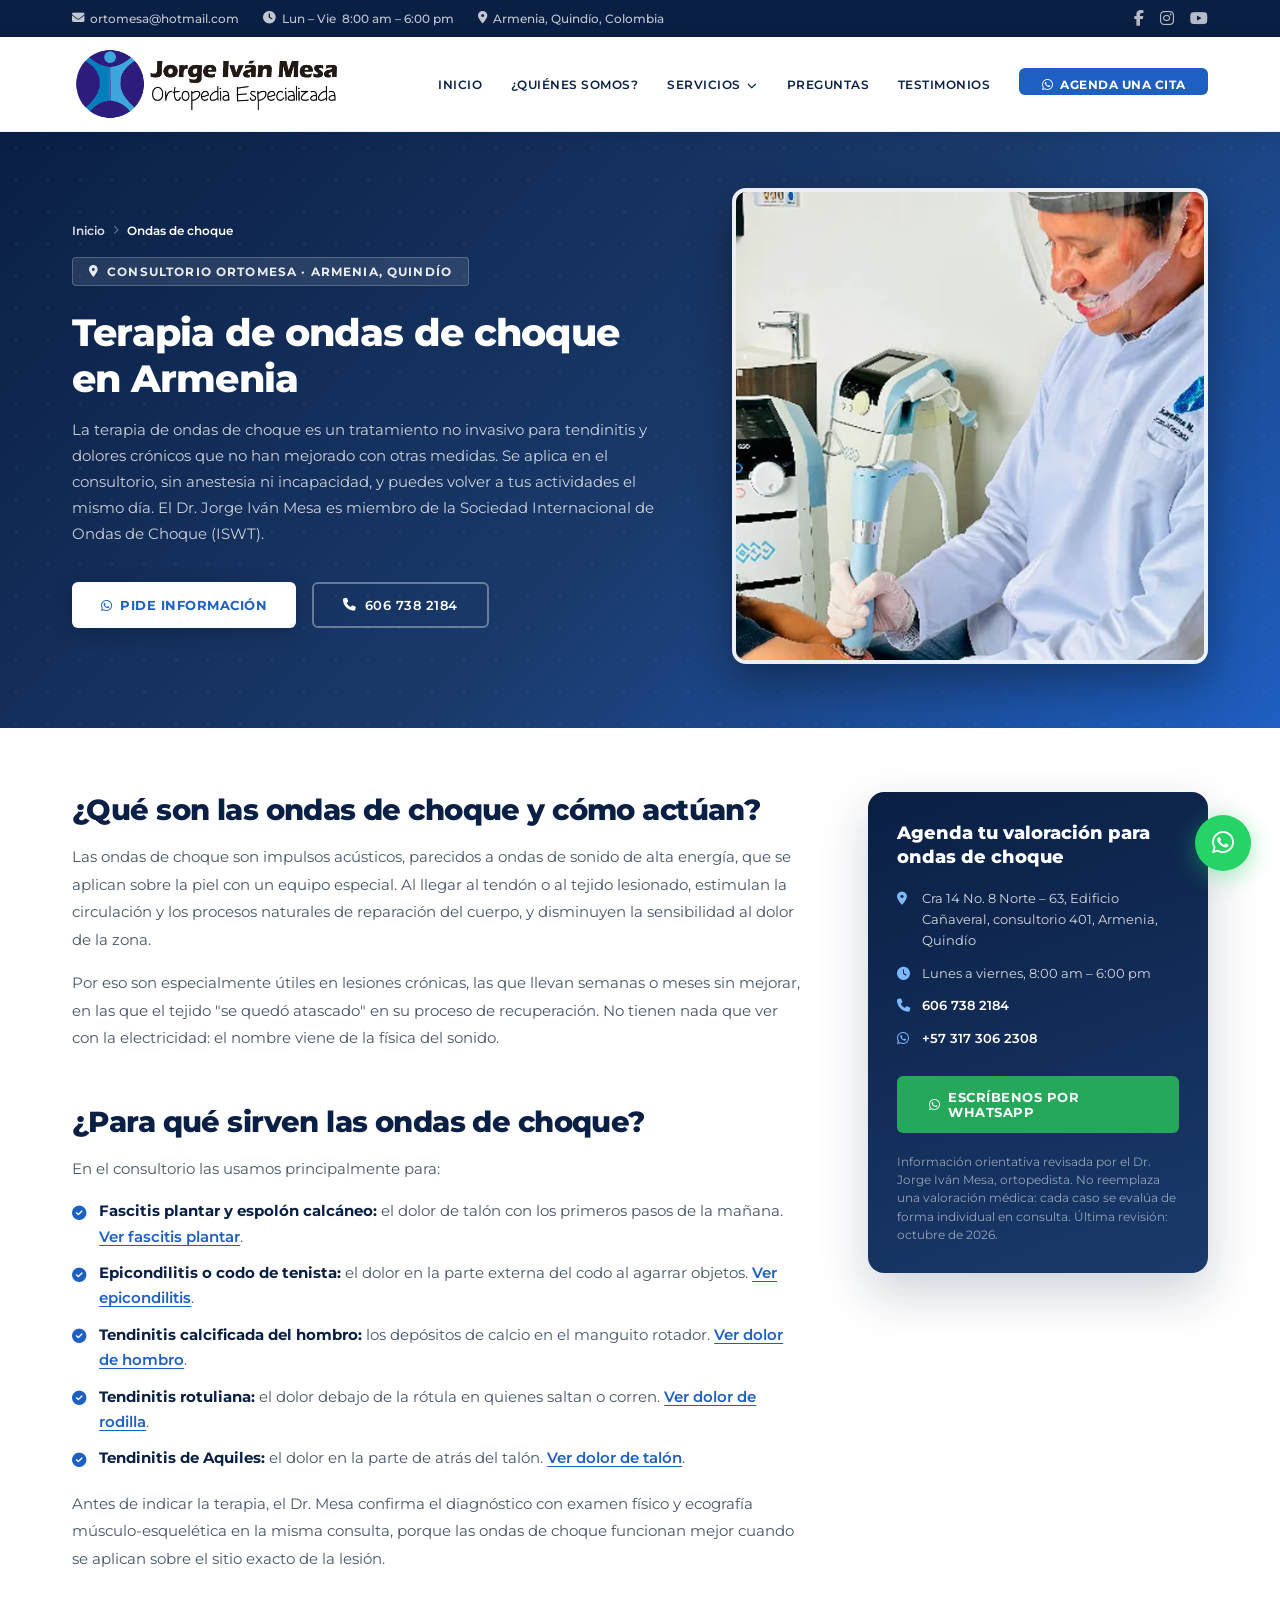
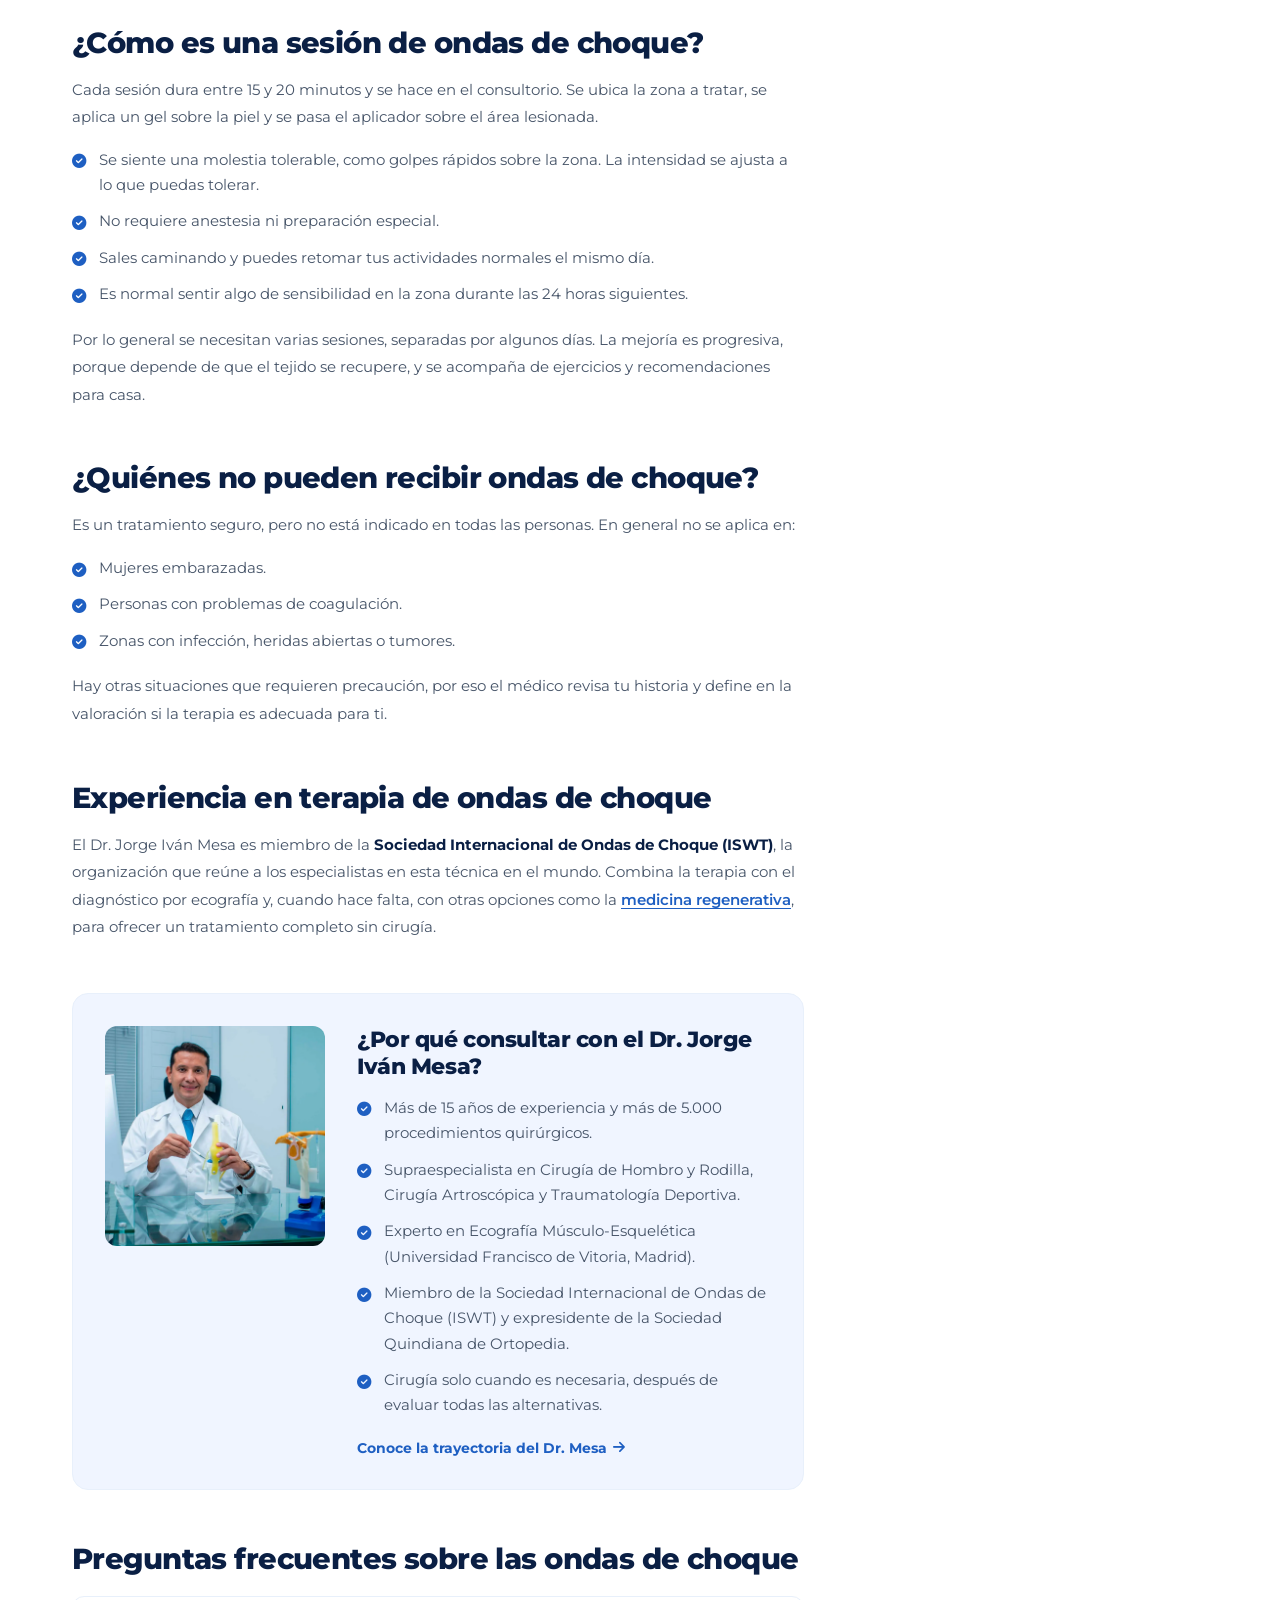
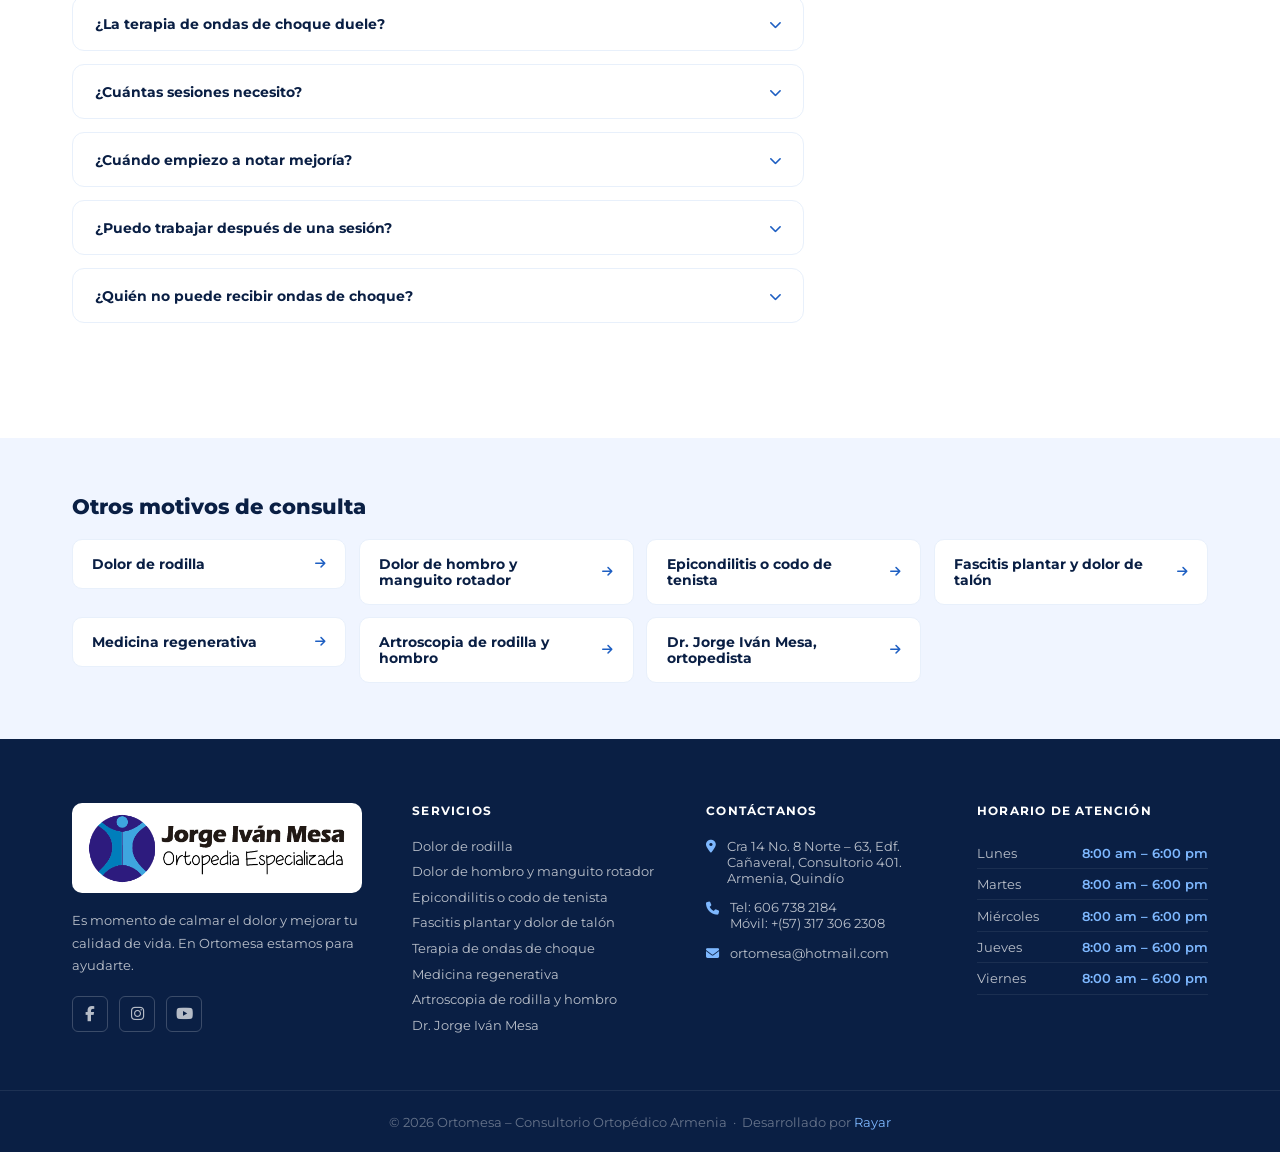
<file: ondas-de-choque-armenia.html>
<!DOCTYPE html>
<html lang="es-CO">
<head>
  <meta charset="UTF-8">
  <meta name="viewport" content="width=device-width, initial-scale=1.0">

  <!-- Google tag (gtag.js) -->
  <script async src="https://www.googletagmanager.com/gtag/js?id=AW-321467118"></script>
  <script>
    window.dataLayer = window.dataLayer || [];
    function gtag(){dataLayer.push(arguments);}
    gtag('js', new Date());

    gtag('config', 'AW-321467118');
  </script>

  <title>Ondas de Choque en Armenia | Terapia sin Cirugía | Ortomesa</title>
  <meta name="description" content="Terapia de ondas de choque para fascitis plantar, epicondilitis y tendinitis en Armenia, Quindío. Sin anestesia ni incapacidad. Agenda por WhatsApp.">
  <link rel="canonical" href="https://www.ortomesa.com/ondas-de-choque-armenia">
  <meta name="robots" content="index, follow, max-image-preview:large, max-snippet:-1">
  <meta name="author" content="Dr. Jorge Iván Mesa – Ortomesa">
  <meta name="theme-color" content="#0a1f44">

  <!-- Geolocalización (SEO local) -->
  <meta name="geo.region" content="CO-QUI">
  <meta name="geo.placename" content="Armenia, Quindío, Colombia">
  <meta name="geo.position" content="4.5445;-75.6706">
  <meta name="ICBM" content="4.5445, -75.6706">

  <!-- Open Graph / redes sociales -->
  <meta property="og:type" content="article">
  <meta property="og:locale" content="es_CO">
  <meta property="og:site_name" content="Ortomesa – Dr. Jorge Iván Mesa">
  <meta property="og:title" content="Ondas de Choque en Armenia | Terapia sin Cirugía | Ortomesa">
  <meta property="og:description" content="Terapia de ondas de choque para fascitis plantar, epicondilitis y tendinitis en Armenia, Quindío. Sin anestesia ni incapacidad. Agenda por WhatsApp.">
  <meta property="og:url" content="https://www.ortomesa.com/ondas-de-choque-armenia">
  <meta property="og:image" content="https://www.ortomesa.com/img/servicio-ondas-de-choque.jpg">
  <meta property="og:image:alt" content="Aplicación de terapia de ondas de choque en el consultorio Ortomesa en Armenia">
  <meta name="twitter:card" content="summary_large_image">
  <meta name="twitter:title" content="Ondas de Choque en Armenia | Terapia sin Cirugía | Ortomesa">
  <meta name="twitter:description" content="Terapia de ondas de choque para fascitis plantar, epicondilitis y tendinitis en Armenia, Quindío. Sin anestesia ni incapacidad. Agenda por WhatsApp.">
  <meta name="twitter:image" content="https://www.ortomesa.com/img/servicio-ondas-de-choque.jpg">

  <link rel="icon" href="/img/logo-ortomesa-ortopedia-armenia.png" type="image/png">

  <!-- Google Fonts -->
  <link rel="preconnect" href="https://fonts.googleapis.com">
  <link rel="preconnect" href="https://fonts.gstatic.com" crossorigin>
  <link href="https://fonts.googleapis.com/css2?family=Montserrat:wght@300;400;500;600;700;800&display=swap" rel="stylesheet">

  <!-- Font Awesome -->
  <link rel="stylesheet" href="https://cdnjs.cloudflare.com/ajax/libs/font-awesome/6.5.0/css/all.min.css">

  <!-- Estilos propios -->
  <link rel="stylesheet" href="/assets/css/style.css">

  <!-- Datos estructurados (SEO) -->
  <script type="application/ld+json">
  {
    "@context": "https://schema.org",
    "@graph": [
      {
        "@type": [
          "Physician",
          "MedicalBusiness"
        ],
        "@id": "https://www.ortomesa.com/#consultorio",
        "name": "Ortomesa – Dr. Jorge Iván Mesa, Ortopedia Especializada",
        "url": "https://www.ortomesa.com/",
        "image": "https://www.ortomesa.com/img/doctor-jorge-ivan-mesa.jpg",
        "logo": "https://www.ortomesa.com/img/logo-ortomesa-ortopedia-armenia.png",
        "medicalSpecialty": "Orthopedic",
        "telephone": "+576067382184",
        "email": "ortomesa@hotmail.com",
        "priceRange": "$$",
        "address": {
          "@type": "PostalAddress",
          "streetAddress": "Cra 14 No. 8 Norte – 63, Edificio Cañaveral, Consultorio 401",
          "addressLocality": "Armenia",
          "addressRegion": "Quindío",
          "postalCode": "630004",
          "addressCountry": "CO"
        },
        "geo": {
          "@type": "GeoCoordinates",
          "latitude": 4.5445,
          "longitude": -75.6706
        },
        "openingHoursSpecification": [
          {
            "@type": "OpeningHoursSpecification",
            "dayOfWeek": [
              "Monday",
              "Tuesday",
              "Wednesday",
              "Thursday",
              "Friday"
            ],
            "opens": "08:00",
            "closes": "18:00"
          }
        ],
        "sameAs": [
          "https://www.facebook.com/profile.php?id=100063508813069",
          "https://www.instagram.com/ortomesa/",
          "https://www.youtube.com/@ortomesaortopediaarmenia9429"
        ]
      },
      {
        "@type": "MedicalWebPage",
        "@id": "https://www.ortomesa.com/ondas-de-choque-armenia#pagina",
        "url": "https://www.ortomesa.com/ondas-de-choque-armenia",
        "name": "Terapia de ondas de choque en Armenia",
        "inLanguage": "es-CO",
        "lastReviewed": "2026-10-24",
        "reviewedBy": {
          "@id": "https://www.ortomesa.com/#consultorio"
        },
        "isPartOf": {
          "@id": "https://www.ortomesa.com/#website"
        },
        "about": [
          {
            "@type": "MedicalTherapy",
            "name": "Terapia de ondas de choque extracorpóreas",
            "alternateName": "ESWT"
          },
          {
            "@type": "MedicalCondition",
            "name": "Fascitis plantar"
          },
          {
            "@type": "MedicalCondition",
            "name": "Epicondilitis lateral"
          },
          {
            "@type": "MedicalCondition",
            "name": "Tendinitis calcificada del hombro"
          },
          {
            "@type": "MedicalCondition",
            "name": "Tendinitis rotuliana"
          },
          {
            "@type": "MedicalCondition",
            "name": "Tendinitis de Aquiles"
          }
        ]
      },
      {
        "@type": "BreadcrumbList",
        "itemListElement": [
          {
            "@type": "ListItem",
            "position": 1,
            "name": "Inicio",
            "item": "https://www.ortomesa.com/"
          },
          {
            "@type": "ListItem",
            "position": 2,
            "name": "Ondas de choque",
            "item": "https://www.ortomesa.com/ondas-de-choque-armenia"
          }
        ]
      },
      {
        "@type": "FAQPage",
        "mainEntity": [
          {
            "@type": "Question",
            "name": "¿La terapia de ondas de choque duele?",
            "acceptedAnswer": {
              "@type": "Answer",
              "text": "Se siente una molestia tolerable durante la aplicación, parecida a golpes rápidos sobre la zona, y la intensidad se ajusta a lo que cada persona puede tolerar. No requiere anestesia. Es normal sentir algo de sensibilidad en la zona durante las 24 horas siguientes."
            }
          },
          {
            "@type": "Question",
            "name": "¿Cuántas sesiones necesito?",
            "acceptedAnswer": {
              "@type": "Answer",
              "text": "Por lo general se necesitan varias sesiones, separadas por algunos días, pero el número exacto depende de la lesión, del tiempo de evolución y de cómo responde cada paciente. Se define en la valoración."
            }
          },
          {
            "@type": "Question",
            "name": "¿Cuándo empiezo a notar mejoría?",
            "acceptedAnswer": {
              "@type": "Answer",
              "text": "La mejoría es progresiva porque depende de que el tejido se recupere. Algunas personas notan alivio desde las primeras sesiones y en otras el cambio se nota en las semanas siguientes al tratamiento."
            }
          },
          {
            "@type": "Question",
            "name": "¿Puedo trabajar después de una sesión?",
            "acceptedAnswer": {
              "@type": "Answer",
              "text": "Sí. Las ondas de choque no requieren incapacidad: sales caminando del consultorio y puedes retomar tus actividades el mismo día. Solo se recomienda evitar el ejercicio intenso sobre la zona tratada durante uno o dos días."
            }
          },
          {
            "@type": "Question",
            "name": "¿Quién no puede recibir ondas de choque?",
            "acceptedAnswer": {
              "@type": "Answer",
              "text": "En general no se aplican en mujeres embarazadas, en personas con problemas de coagulación ni sobre zonas con infección, heridas abiertas o tumores. Hay otras situaciones que requieren precaución, por eso el médico define en la valoración si la terapia es adecuada para cada paciente."
            }
          }
        ]
      }
    ]
  }
  </script>
</head>
<body>

<div class="topbar">
  <div class="inner">
    <div class="info">
      <span><i class="fa fa-envelope"></i> ortomesa@hotmail.com</span>
      <span><i class="fa fa-clock"></i> Lun – Vie &nbsp;8:00 am – 6:00 pm</span>
      <span><i class="fa fa-map-marker-alt"></i> Armenia, Quindío, Colombia</span>
    </div>
    <div class="right">
      <div class="socials">
        <a href="https://www.facebook.com/profile.php?id=100063508813069" target="_blank" aria-label="Facebook"><i class="fab fa-facebook-f"></i></a>
        <a href="https://www.instagram.com/ortomesa/" target="_blank" aria-label="Instagram"><i class="fab fa-instagram"></i></a>
        <a href="https://www.youtube.com/@ortomesaortopediaarmenia9429" target="_blank" aria-label="YouTube"><i class="fab fa-youtube"></i></a>
      </div>
    </div>
  </div>
</div>

<nav>
  <div class="nav-inner">
    <a class="nav-logo" href="/">
      <img src="/img/logo-ortomesa-ortopedia-armenia.png" width="500" height="137"
           alt="Ortomesa – Dr. Jorge Iván Mesa, ortopedista en Armenia, Quindío">
    </a>
    <ul class="nav-links">
      <li><a href="/">Inicio</a></li>
      <li><a href="/dr-jorge-ivan-mesa">¿Quiénes somos?</a></li>
      <li class="has-sub">
        <a href="/#servicios">Servicios <i class="fa fa-chevron-down"></i></a>
        <ul class="sub-menu">
          <li><a href="/dolor-de-rodilla-armenia">Dolor de rodilla</a></li>
          <li><a href="/dolor-de-hombro-armenia">Dolor de hombro y manguito rotador</a></li>
          <li><a href="/epicondilitis-codo-de-tenista">Epicondilitis o codo de tenista</a></li>
          <li><a href="/fascitis-plantar-armenia">Fascitis plantar y dolor de talón</a></li>
          <li><a href="/ondas-de-choque-armenia" aria-current="page">Terapia de ondas de choque</a></li>
          <li><a href="/medicina-regenerativa-armenia">Medicina regenerativa</a></li>
          <li><a href="/artroscopia-rodilla-hombro">Artroscopia de rodilla y hombro</a></li>
        </ul>
      </li>
      <li><a href="/#preguntas">Preguntas</a></li>
      <li><a href="/#testimonios">Testimonios</a></li>
      <li>
        <a href="https://wa.me/573173062308?text=Hola%2C%20quiero%20agendar%20una%20cita"
           target="_blank" class="nav-cta">
          <i class="fab fa-whatsapp"></i>&nbsp; Agenda una cita
        </a>
      </li>
    </ul>
    <button class="hamburger" aria-label="Abrir menú">
      <span></span><span></span><span></span>
    </button>
  </div>

  <!-- Menú móvil -->
  <div class="mobile-menu" id="mobileMenu">
    <a href="/">Inicio</a>
    <a href="/dr-jorge-ivan-mesa">¿Quiénes somos?</a>
    <a href="/#servicios">Servicios</a>
    <a href="/dolor-de-rodilla-armenia" class="mobile-sub">Dolor de rodilla</a>
    <a href="/dolor-de-hombro-armenia" class="mobile-sub">Dolor de hombro y manguito rotador</a>
    <a href="/epicondilitis-codo-de-tenista" class="mobile-sub">Epicondilitis o codo de tenista</a>
    <a href="/fascitis-plantar-armenia" class="mobile-sub">Fascitis plantar y dolor de talón</a>
    <a href="/ondas-de-choque-armenia" class="mobile-sub">Terapia de ondas de choque</a>
    <a href="/medicina-regenerativa-armenia" class="mobile-sub">Medicina regenerativa</a>
    <a href="/artroscopia-rodilla-hombro" class="mobile-sub">Artroscopia de rodilla y hombro</a>
    <a href="/#preguntas">Preguntas</a>
    <a href="/#testimonios">Testimonios</a>
    <a href="https://wa.me/573173062308?text=Hola%2C%20quiero%20agendar%20una%20cita"
       target="_blank" class="nav-cta">
      <i class="fab fa-whatsapp"></i> Agenda una cita
    </a>
  </div>
</nav>

<main>

  <!-- ══════════════════════════════════════════
       ENCABEZADO
  ════════════════════════════════════════════ -->
  <header class="page-hero">
    <div class="hero-dots"></div>
    <div class="page-hero-inner">
      <div class="page-hero-text">
        <nav class="breadcrumb" aria-label="Ruta de navegación">
          <a href="/">Inicio</a> <i class="fa fa-chevron-right"></i> <span>Ondas de choque</span>
        </nav>
        <div class="hero-badge"><i class="fa fa-map-marker-alt"></i> Consultorio Ortomesa · Armenia, Quindío</div>
        <h1>Terapia de ondas de choque en Armenia</h1>
        <p class="hero-sub">La terapia de ondas de choque es un tratamiento no invasivo para tendinitis y dolores crónicos que no han mejorado con otras medidas. Se aplica en el consultorio, sin anestesia ni incapacidad, y puedes volver a tus actividades el mismo día. El Dr. Jorge Iván Mesa es miembro de la Sociedad Internacional de Ondas de Choque (ISWT).</p>
        <div class="hero-btns">
          <a href="https://wa.me/573173062308?text=Hola%2C%20quiero%20informaci%C3%B3n%20sobre%20la%20terapia%20de%20ondas%20de%20choque" class="btn-primary" target="_blank">
            <i class="fab fa-whatsapp"></i> Pide información
          </a>
          <a href="tel:+576067382184" class="btn-outline"><i class="fa fa-phone"></i> 606 738 2184</a>
        </div>
      </div>
      <div class="page-hero-img">
        <img src="/img/terapia-ondas-de-choque-armenia.webp" alt="Aplicación de terapia de ondas de choque en el consultorio Ortomesa en Armenia"
             width="550" height="550" fetchpriority="high">
      </div>
    </div>
  </header>

  <!-- ══════════════════════════════════════════
       CONTENIDO
  ════════════════════════════════════════════ -->
  <div class="page-body">
    <article class="page-article">
    <section id="que-son">
      <h2>¿Qué son las ondas de choque y cómo actúan?</h2>
      <p>
        Las ondas de choque son impulsos acústicos, parecidos a ondas de sonido de alta energía,
        que se aplican sobre la piel con un equipo especial. Al llegar al tendón o al tejido
        lesionado, estimulan la circulación y los procesos naturales de reparación del cuerpo,
        y disminuyen la sensibilidad al dolor de la zona.
      </p>
      <p>
        Por eso son especialmente útiles en lesiones crónicas, las que llevan semanas o meses sin
        mejorar, en las que el tejido "se quedó atascado" en su proceso de recuperación. No
        tienen nada que ver con la electricidad: el nombre viene de la física del sonido.
      </p>
    </section>

    <section id="para-que-sirven">
      <h2>¿Para qué sirven las ondas de choque?</h2>
      <p>En el consultorio las usamos principalmente para:</p>
      <ul class="check-list">
        <li><strong>Fascitis plantar y espolón calcáneo:</strong> el dolor de talón con los primeros pasos de la mañana. <a href="/fascitis-plantar-armenia">Ver fascitis plantar</a>.</li>
        <li><strong>Epicondilitis o codo de tenista:</strong> el dolor en la parte externa del codo al agarrar objetos. <a href="/epicondilitis-codo-de-tenista">Ver epicondilitis</a>.</li>
        <li><strong>Tendinitis calcificada del hombro:</strong> los depósitos de calcio en el manguito rotador. <a href="/dolor-de-hombro-armenia">Ver dolor de hombro</a>.</li>
        <li><strong>Tendinitis rotuliana:</strong> el dolor debajo de la rótula en quienes saltan o corren. <a href="/dolor-de-rodilla-armenia">Ver dolor de rodilla</a>.</li>
        <li><strong>Tendinitis de Aquiles:</strong> el dolor en la parte de atrás del talón. <a href="/fascitis-plantar-armenia">Ver dolor de talón</a>.</li>
      </ul>
      <p>
        Antes de indicar la terapia, el Dr. Mesa confirma el diagnóstico con examen físico y
        ecografía músculo-esquelética en la misma consulta, porque las ondas de choque funcionan
        mejor cuando se aplican sobre el sitio exacto de la lesión.
      </p>
    </section>

    <section id="sesion">
      <h2>¿Cómo es una sesión de ondas de choque?</h2>
      <p>
        Cada sesión dura entre 15 y 20 minutos y se hace en el consultorio. Se ubica la zona a
        tratar, se aplica un gel sobre la piel y se pasa el aplicador sobre el área lesionada.
      </p>
      <ul class="check-list">
        <li>Se siente una molestia tolerable, como golpes rápidos sobre la zona. La intensidad se ajusta a lo que puedas tolerar.</li>
        <li>No requiere anestesia ni preparación especial.</li>
        <li>Sales caminando y puedes retomar tus actividades normales el mismo día.</li>
        <li>Es normal sentir algo de sensibilidad en la zona durante las 24 horas siguientes.</li>
      </ul>
      <p>
        Por lo general se necesitan varias sesiones, separadas por algunos días. La mejoría es
        progresiva, porque depende de que el tejido se recupere, y se acompaña de ejercicios y
        recomendaciones para casa.
      </p>
    </section>

    <section id="contraindicaciones">
      <h2>¿Quiénes no pueden recibir ondas de choque?</h2>
      <p>
        Es un tratamiento seguro, pero no está indicado en todas las personas. En general no se
        aplica en:
      </p>
      <ul class="check-list">
        <li>Mujeres embarazadas.</li>
        <li>Personas con problemas de coagulación.</li>
        <li>Zonas con infección, heridas abiertas o tumores.</li>
      </ul>
      <p>
        Hay otras situaciones que requieren precaución, por eso el médico revisa tu historia y
        define en la valoración si la terapia es adecuada para ti.
      </p>
    </section>

    <section id="experiencia">
      <h2>Experiencia en terapia de ondas de choque</h2>
      <p>
        El Dr. Jorge Iván Mesa es miembro de la <strong>Sociedad Internacional de Ondas de
        Choque (ISWT)</strong>, la organización que reúne a los especialistas en esta técnica en
        el mundo. Combina la terapia con el diagnóstico por ecografía y, cuando hace falta, con
        otras opciones como la <a href="/medicina-regenerativa-armenia">medicina regenerativa</a>,
        para ofrecer un tratamiento completo sin cirugía.
      </p>
    </section>

    <section id="por-que" class="page-why">
      <img src="/img/dr-jorge-ivan-mesa-ortopedista-armenia.webp"
           alt="Dr. Jorge Iván Mesa, miembro de la Sociedad Internacional de Ondas de Choque, en Armenia"
           width="900" height="900" loading="lazy">
      <div>
        <h2>¿Por qué consultar con el Dr. Jorge Iván Mesa?</h2>
        <ul class="check-list">
          <li>Más de 15 años de experiencia y más de 5.000 procedimientos quirúrgicos.</li>
          <li>Supraespecialista en Cirugía de Hombro y Rodilla, Cirugía Artroscópica y Traumatología Deportiva.</li>
          <li>Experto en Ecografía Músculo-Esquelética (Universidad Francisco de Vitoria, Madrid).</li>
          <li>Miembro de la Sociedad Internacional de Ondas de Choque (ISWT) y expresidente de la Sociedad Quindiana de Ortopedia.</li>
          <li>Cirugía solo cuando es necesaria, después de evaluar todas las alternativas.</li>
        </ul>
        <a href="/dr-jorge-ivan-mesa" class="text-link">Conoce la trayectoria del Dr. Mesa <i class="fa fa-arrow-right"></i></a>
      </div>
    </section>

    <!-- Deben coincidir con el FAQPage de los datos estructurados. -->
    <section id="preguntas" class="page-faq">
      <h2>Preguntas frecuentes sobre las ondas de choque</h2>
      <div class="faq-list">
        <details class="faq-item">
          <summary><h3>¿La terapia de ondas de choque duele?</h3></summary>
          <div class="faq-answer"><p>Se siente una molestia tolerable durante la aplicación, parecida a golpes rápidos sobre la zona, y la intensidad se ajusta a lo que cada persona puede tolerar. No requiere anestesia. Es normal sentir algo de sensibilidad en la zona durante las 24 horas siguientes.</p></div>
        </details>
        <details class="faq-item">
          <summary><h3>¿Cuántas sesiones necesito?</h3></summary>
          <div class="faq-answer"><p>Por lo general se necesitan varias sesiones, separadas por algunos días, pero el número exacto depende de la lesión, del tiempo de evolución y de cómo responde cada paciente. Se define en la valoración.</p></div>
        </details>
        <details class="faq-item">
          <summary><h3>¿Cuándo empiezo a notar mejoría?</h3></summary>
          <div class="faq-answer"><p>La mejoría es progresiva porque depende de que el tejido se recupere. Algunas personas notan alivio desde las primeras sesiones y en otras el cambio se nota en las semanas siguientes al tratamiento.</p></div>
        </details>
        <details class="faq-item">
          <summary><h3>¿Puedo trabajar después de una sesión?</h3></summary>
          <div class="faq-answer"><p>Sí. Las ondas de choque no requieren incapacidad: sales caminando del consultorio y puedes retomar tus actividades el mismo día. Solo se recomienda evitar el ejercicio intenso sobre la zona tratada durante uno o dos días.</p></div>
        </details>
        <details class="faq-item">
          <summary><h3>¿Quién no puede recibir ondas de choque?</h3></summary>
          <div class="faq-answer"><p>En general no se aplican en mujeres embarazadas, en personas con problemas de coagulación ni sobre zonas con infección, heridas abiertas o tumores. Hay otras situaciones que requieren precaución, por eso el médico define en la valoración si la terapia es adecuada para cada paciente.</p></div>
        </details>
      </div>
    </section>

    </article>

    <aside class="page-aside">
      <div class="aside-card">
        <h2>Agenda tu valoración para ondas de choque</h2>
        <ul class="aside-info">
          <li><i class="fa fa-map-marker-alt"></i> Cra 14 No. 8 Norte – 63, Edificio Cañaveral, consultorio 401, Armenia, Quindío</li>
          <li><i class="fa fa-clock"></i> Lunes a viernes, 8:00 am – 6:00 pm</li>
          <li><i class="fa fa-phone"></i> <a href="tel:+576067382184">606 738 2184</a></li>
          <li><i class="fab fa-whatsapp"></i> <a href="https://wa.me/573173062308?text=Hola%2C%20quiero%20informaci%C3%B3n%20sobre%20la%20terapia%20de%20ondas%20de%20choque" target="_blank">+57 317 306 2308</a></li>
        </ul>
        <a href="https://wa.me/573173062308?text=Hola%2C%20quiero%20informaci%C3%B3n%20sobre%20la%20terapia%20de%20ondas%20de%20choque" class="btn-blue" target="_blank">
          <i class="fab fa-whatsapp"></i> Escríbenos por WhatsApp
        </a>
        <p class="aside-note">
          Información orientativa revisada por el Dr. Jorge Iván Mesa, ortopedista. No reemplaza
          una valoración médica: cada caso se evalúa de forma individual en consulta.
          Última revisión: octubre de 2026.
        </p>
      </div>
    </aside>
  </div>

  <!-- ══════════════════════════════════════════
       OTRAS PÁGINAS (enlazado interno)
  ════════════════════════════════════════════ -->
  <nav class="page-related" aria-label="Otros tratamientos">
    <div class="inner">
      <h2>Otros motivos de consulta</h2>
      <ul>
        <li><a href="/dolor-de-rodilla-armenia">Dolor de rodilla <i class="fa fa-arrow-right"></i></a></li>
        <li><a href="/dolor-de-hombro-armenia">Dolor de hombro y manguito rotador <i class="fa fa-arrow-right"></i></a></li>
        <li><a href="/epicondilitis-codo-de-tenista">Epicondilitis o codo de tenista <i class="fa fa-arrow-right"></i></a></li>
        <li><a href="/fascitis-plantar-armenia">Fascitis plantar y dolor de talón <i class="fa fa-arrow-right"></i></a></li>
        <li><a href="/medicina-regenerativa-armenia">Medicina regenerativa <i class="fa fa-arrow-right"></i></a></li>
        <li><a href="/artroscopia-rodilla-hombro">Artroscopia de rodilla y hombro <i class="fa fa-arrow-right"></i></a></li>
        <li><a href="/dr-jorge-ivan-mesa">Dr. Jorge Iván Mesa, ortopedista <i class="fa fa-arrow-right"></i></a></li>
      </ul>
    </div>
  </nav>

</main>

<footer class="footer">
  <div class="footer-grid">

    <div>
      <img src="/img/logo-ortomesa-ortopedia-armenia.png" width="500" height="137" loading="lazy"
           alt="Ortomesa – Consultorio de ortopedia del Dr. Jorge Iván Mesa en Armenia" class="footer-logo-img">
      <p>Es momento de calmar el dolor y mejorar tu calidad de vida.
         En Ortomesa estamos para ayudarte.</p>
      <div class="footer-socials">
        <a href="https://www.facebook.com/profile.php?id=100063508813069" target="_blank" aria-label="Facebook"><i class="fab fa-facebook-f"></i></a>
        <a href="https://www.instagram.com/ortomesa/" target="_blank" aria-label="Instagram"><i class="fab fa-instagram"></i></a>
        <a href="https://www.youtube.com/@ortomesaortopediaarmenia9429" target="_blank" aria-label="YouTube"><i class="fab fa-youtube"></i></a>
      </div>
    </div>

    <div>
      <h4>Servicios</h4>
      <ul class="footer-links">
        <li><a href="/dolor-de-rodilla-armenia">Dolor de rodilla</a></li>
        <li><a href="/dolor-de-hombro-armenia">Dolor de hombro y manguito rotador</a></li>
        <li><a href="/epicondilitis-codo-de-tenista">Epicondilitis o codo de tenista</a></li>
        <li><a href="/fascitis-plantar-armenia">Fascitis plantar y dolor de talón</a></li>
        <li><a href="/ondas-de-choque-armenia">Terapia de ondas de choque</a></li>
        <li><a href="/medicina-regenerativa-armenia">Medicina regenerativa</a></li>
        <li><a href="/artroscopia-rodilla-hombro">Artroscopia de rodilla y hombro</a></li>
        <li><a href="/dr-jorge-ivan-mesa">Dr. Jorge Iván Mesa</a></li>
      </ul>
    </div>

    <div>
      <h4>Contáctanos</h4>
      <ul class="footer-contact">
        <li>
          <i class="fa fa-map-marker-alt"></i>
          <span>Cra 14 No. 8 Norte – 63, Edf. Cañaveral, Consultorio 401. Armenia, Quindío</span>
        </li>
        <li>
          <i class="fa fa-phone"></i>
          <span>
            <a href="tel:+576067382184">Tel: 606 738 2184</a><br>
            <a href="https://wa.me/573173062308" target="_blank">Móvil: +(57) 317 306 2308</a>
          </span>
        </li>
        <li>
          <i class="fa fa-envelope"></i>
          <a href="mailto:ortomesa@hotmail.com">ortomesa@hotmail.com</a>
        </li>
      </ul>
    </div>

    <div>
      <h4>Horario de atención</h4>
      <ul class="footer-hours">
        <li>Lunes    <span>8:00 am – 6:00 pm</span></li>
        <li>Martes   <span>8:00 am – 6:00 pm</span></li>
        <li>Miércoles<span>8:00 am – 6:00 pm</span></li>
        <li>Jueves   <span>8:00 am – 6:00 pm</span></li>
        <li>Viernes  <span>8:00 am – 6:00 pm</span></li>
      </ul>
    </div>

  </div>
  <div class="footer-bottom">
    <p>&copy; 2026 Ortomesa – Consultorio Ortopédico Armenia &nbsp;·&nbsp;
       Desarrollado por <a href="https://vamosarayar.com/" target="_blank">Rayar</a></p>
  </div>
</footer>

<!-- ── WhatsApp FAB ── -->
<a href="https://wa.me/573173062308?text=Hola%2C%20quiero%20informaci%C3%B3n%20sobre%20la%20terapia%20de%20ondas%20de%20choque"
   class="fab-wa" target="_blank" rel="noopener noreferrer" aria-label="WhatsApp">
  <i class="fab fa-whatsapp"></i>
</a>

<script src="/assets/js/main.js"></script>
</body>
</html>
</file>
<file: assets/css/style.css>
/* ============================================================
   ORTOMESA – Hoja de estilos principal
   Fuente: Montserrat | Paleta: Azules
   ============================================================ */

:root {
  --blue-dark:  #0a1f44;
  --blue-mid:   #1a3a6b;
  --blue:       #1e5fc2;
  --blue-lt:    #3a7bd5;
  --blue-pale:  #e8f0fb;
  --blue-50:    #f0f5ff;
  --white:      #ffffff;
  --gray:       #64748b;
  --gray-lt:    #f8faff;
}

/* ── RESET ── */
*, *::before, *::after { box-sizing: border-box; margin: 0; padding: 0; }
html { scroll-behavior: smooth; }

body {
  font-family: 'Montserrat', sans-serif;
  background: var(--white);
  color: var(--blue-dark);
  overflow-x: hidden;
}

/* ── TOPBAR ── */
.topbar {
  background: var(--blue-dark);
  color: rgba(255,255,255,.75);
  font-size: .78rem;
  font-weight: 500;
  padding: .55rem 0;
}
.topbar .inner {
  max-width: 1200px;
  margin: auto;
  padding: 0 2rem;
  display: flex;
  justify-content: space-between;
  align-items: center;
  flex-wrap: wrap;
  gap: .5rem;
}
.topbar a { color: inherit; text-decoration: none; }
.topbar .info { display: flex; gap: 1.5rem; flex-wrap: wrap; }
.topbar .info span { display: flex; align-items: center; gap: .4rem; }
.topbar .socials a {
  color: rgba(255,255,255,.7);
  font-size: 1rem;
  margin-left: .8rem;
  transition: color .2s;
}
.topbar .socials a:hover { color: #fff; }
.topbar .right { display: flex; align-items: center; gap: 1.2rem; }

/* ── SELECTOR DE IDIOMA ── */
.lang-switch { display: flex; gap: .4rem; }
.lang-btn {
  display: flex;
  align-items: center;
  gap: .35rem;
  background: transparent;
  border: 1px solid rgba(255,255,255,.25);
  color: rgba(255,255,255,.75);
  font-family: inherit;
  font-size: .7rem;
  font-weight: 600;
  padding: .22rem .5rem;
  border-radius: 5px;
  cursor: pointer;
  transition: all .2s;
}
.lang-btn svg { width: 18px; height: 12px; border-radius: 2px; display: block; }
.lang-btn:hover { color: #fff; border-color: rgba(255,255,255,.55); }
.lang-btn.active {
  background: rgba(255,255,255,.14);
  color: #fff;
  border-color: rgba(255,255,255,.5);
}

/* ── NAV ── */
nav {
  position: sticky;
  top: 0;
  z-index: 100;
  background: var(--white);
  border-bottom: 1px solid var(--blue-pale);
  box-shadow: 0 2px 20px rgba(10,31,68,.08);
}
.nav-inner {
  max-width: 1200px;
  margin: auto;
  padding: 0 2rem;
  display: flex;
  align-items: center;
  justify-content: space-between;
  height: 94px;
}
.nav-logo {
  display: flex;
  align-items: center;
  text-decoration: none;
}
.nav-logo img { width: 270px; max-width: 62vw; height: auto; display: block; }

.nav-links { display: flex; gap: 1.8rem; list-style: none; align-items: center; }
.nav-links a {
  text-decoration: none;
  color: var(--blue-dark);
  font-size: .78rem;
  font-weight: 600;
  letter-spacing: .04em;
  text-transform: uppercase;
  position: relative;
  padding-bottom: 3px;
  transition: color .2s;
}
.nav-links a::after {
  content: '';
  position: absolute;
  bottom: 0; left: 0;
  width: 0; height: 2px;
  background: var(--blue);
  transition: width .25s;
}
.nav-links a:hover { color: var(--blue); }
.nav-links a:hover::after { width: 100%; }

.nav-links a[aria-current="page"] { color: var(--blue); }
.nav-links .has-sub { position: relative; }
.nav-links .has-sub > a i { font-size: .6rem; margin-left: .2rem; }
.sub-menu {
  position: absolute;
  top: 100%;
  left: -1rem;
  min-width: 280px;
  list-style: none;
  background: var(--white);
  border: 1px solid var(--blue-pale);
  border-radius: 10px;
  box-shadow: 0 16px 40px rgba(10,31,68,.14);
  padding: .5rem 0;
  margin-top: .8rem;
  opacity: 0;
  visibility: hidden;
  transform: translateY(6px);
  transition: opacity .2s, transform .2s, visibility .2s;
  z-index: 101;
}
/* puente invisible para no perder el hover entre el enlace y el submenú */
.sub-menu::before { content: ''; position: absolute; top: -.9rem; left: 0; right: 0; height: .9rem; }
.has-sub:hover .sub-menu,
.has-sub:focus-within .sub-menu { opacity: 1; visibility: visible; transform: none; }
.sub-menu a {
  display: block;
  padding: .6rem 1.2rem;
  text-transform: none;
  letter-spacing: 0;
  font-size: .82rem;
  font-weight: 600;
}
.sub-menu a::after { display: none; }
.sub-menu a:hover { background: var(--blue-50); }

.nav-cta {
  background: var(--blue) !important;
  color: var(--white) !important;
  padding: .55rem 1.4rem;
  border-radius: 6px;
  font-size: .78rem !important;
  font-weight: 700 !important;
  transition: background .2s !important;
  text-transform: uppercase !important;
}
.nav-cta::after { display: none !important; }
.nav-cta:hover { background: var(--blue-lt) !important; }

.hamburger { display: none; background: none; border: none; cursor: pointer; }
.hamburger span { display: block; width: 24px; height: 2px; background: var(--blue-dark); margin: 5px 0; }

/* ── HERO ── */
.hero {
  min-height: 88vh;
  display: grid;
  grid-template-columns: 1fr 1.1fr;
  align-items: center;
  background: linear-gradient(135deg, var(--blue-dark) 0%, var(--blue-mid) 55%, var(--blue) 100%);
  position: relative;
  overflow: hidden;
}
.hero-dots {
  position: absolute; inset: 0; pointer-events: none;
  background-image: radial-gradient(rgba(255,255,255,.06) 1px, transparent 1px);
  background-size: 32px 32px;
}
.hero-text {
  padding: 5rem 3rem 5rem 8%;
  color: var(--white);
  z-index: 1;
  position: relative;
  min-width: 0;
}
.hero-badge {
  display: inline-flex;
  align-items: center;
  gap: .5rem;
  background: rgba(255,255,255,.1);
  border: 1px solid rgba(255,255,255,.22);
  color: rgba(255,255,255,.9);
  font-size: .72rem;
  font-weight: 700;
  padding: .4rem 1rem;
  border-radius: 4px;
  letter-spacing: .1em;
  text-transform: uppercase;
  margin-bottom: 1.5rem;
}
.hero h1 {
  font-size: clamp(2rem, 3.5vw, 3.2rem);
  font-weight: 800;
  letter-spacing: -.02em;
  color: var(--white);
  margin-bottom: 1rem;
  line-height: 1.15;
}
.hero h1 em { color: #7eb8ff; font-style: normal; }
.hero-sub {
  font-size: .93rem;
  color: rgba(255,255,255,.78);
  line-height: 1.75;
  margin-bottom: 2.2rem;
  max-width: 460px;
  font-weight: 400;
}
.hero-btns { display: flex; gap: 1rem; flex-wrap: wrap; }

.btn-primary {
  display: inline-flex;
  align-items: center;
  gap: .5rem;
  background: var(--white);
  color: var(--blue);
  padding: .85rem 1.8rem;
  border-radius: 6px;
  font-family: 'Montserrat', sans-serif;
  font-weight: 700;
  font-size: .8rem;
  text-decoration: none;
  letter-spacing: .04em;
  text-transform: uppercase;
  transition: transform .2s, box-shadow .2s;
  box-shadow: 0 4px 20px rgba(0,0,0,.2);
}
.btn-primary:hover { transform: translateY(-2px); box-shadow: 0 8px 30px rgba(0,0,0,.25); }

.btn-outline {
  display: inline-flex;
  align-items: center;
  gap: .5rem;
  border: 2px solid rgba(255,255,255,.35);
  color: var(--white);
  padding: .85rem 1.8rem;
  border-radius: 6px;
  font-family: 'Montserrat', sans-serif;
  font-weight: 600;
  font-size: .8rem;
  text-decoration: none;
  text-transform: uppercase;
  letter-spacing: .04em;
  transition: .2s;
}
.btn-outline:hover { border-color: rgba(255,255,255,.8); background: rgba(255,255,255,.08); }

.hero-img {
  align-self: center;
  display: flex;
  align-items: center;
  justify-content: center;
  position: relative;
  z-index: 1;
  padding: 3.5rem 8% 3.5rem 0;
  min-width: 0;
}
.hero-img img { max-width: 100%; }

/* Composición antes / después */
.hero-compare {
  /* crece con la pantalla, pero sin que las fotos superen ~75% del alto visible */
  width: min(980px, 100%, 118vh);
  display: grid;
  grid-template-columns: 1fr auto 1fr;
  align-items: center;
  gap: 1.2rem;
}
.hc-card {
  position: relative;
  margin: 0;
  border-radius: 14px;
  overflow: hidden;
  border: 4px solid rgba(255,255,255,.92);
  box-shadow: 0 18px 45px rgba(0,0,0,.35);
}
.hc-card img {
  width: 100%;
  height: auto;
  aspect-ratio: 3 / 4;
  object-fit: cover;
  display: block;
}
.hc-pain img { object-position: 60% center; filter: saturate(.75); }
.hc-recovered img { object-position: 55% center; }
.hc-card figcaption {
  position: absolute;
  left: 50%;
  bottom: .8rem;
  transform: translateX(-50%);
  white-space: nowrap;
  display: inline-flex;
  align-items: center;
  gap: .4rem;
  font-size: .74rem;
  font-weight: 700;
  text-transform: uppercase;
  letter-spacing: .05em;
  color: var(--white);
  padding: .4rem .8rem;
  border-radius: 999px;
  backdrop-filter: blur(4px);
}
.hc-pain figcaption { background: rgba(185,42,63,.9); }
.hc-recovered figcaption { background: rgba(22,140,80,.9); }
.hc-arrow {
  width: 46px;
  height: 46px;
  border-radius: 50%;
  background: var(--white);
  color: var(--blue);
  display: flex;
  align-items: center;
  justify-content: center;
  font-size: 1rem;
  box-shadow: 0 8px 25px rgba(0,0,0,.3);
  margin: 0 -1.8rem;
  position: relative;
  z-index: 2;
}

.hero-stats {
  display: flex;
  gap: 1.2rem;
  margin-top: 2.8rem;
}
.stat {
  background: rgba(255,255,255,.1);
  backdrop-filter: blur(12px);
  border: 1px solid rgba(255,255,255,.18);
  border-radius: 10px;
  padding: .9rem 1.4rem;
  color: var(--white);
  text-align: center;
}
.stat strong { display: block; font-size: 1.5rem; font-weight: 800; color: #7eb8ff; }
.stat span { font-size: .7rem; opacity: .8; font-weight: 600; text-transform: uppercase; letter-spacing: .05em; }

/* ── FEATURES ── */
.features { background: var(--blue-50); padding: 2.5rem 0; }
.features-grid {
  max-width: 1200px;
  margin: auto;
  padding: 0 2rem;
  display: grid;
  grid-template-columns: repeat(3, 1fr);
  gap: 1.2rem;
}
.feature-card {
  background: var(--white);
  border-radius: 12px;
  padding: 1.6rem 1.5rem;
  display: flex;
  gap: 1rem;
  align-items: flex-start;
  border: 1px solid var(--blue-pale);
  box-shadow: 0 2px 12px rgba(10,31,68,.05);
  transition: transform .2s, box-shadow .2s;
}
.feature-card:hover { transform: translateY(-3px); box-shadow: 0 8px 25px rgba(10,31,68,.1); }
.feature-icon {
  width: 46px; height: 46px; flex-shrink: 0;
  background: var(--blue-pale);
  border-radius: 10px;
  display: flex;
  align-items: center;
  justify-content: center;
  color: var(--blue);
  font-size: 1.2rem;
}
.feature-card h3 { font-size: .85rem; font-weight: 700; margin-bottom: .3rem; text-transform: uppercase; letter-spacing: .04em; }
.feature-card p { font-size: .8rem; color: var(--gray); line-height: 1.65; font-weight: 400; }

/* ── SECTION HEADER ── */
.section-head { text-align: center; margin-bottom: 3rem; }
.section-head .tag {
  display: inline-block;
  background: var(--blue-pale);
  color: var(--blue);
  font-size: .7rem;
  font-weight: 700;
  padding: .3rem 1rem;
  border-radius: 4px;
  letter-spacing: .1em;
  text-transform: uppercase;
  margin-bottom: .8rem;
}
.section-head h2 {
  font-size: clamp(1.6rem, 2.8vw, 2.2rem);
  color: var(--blue-dark);
  font-weight: 800;
  letter-spacing: -.02em;
  margin-bottom: .7rem;
}
.section-head p { color: var(--gray); max-width: 540px; margin: auto; line-height: 1.7; font-size: .87rem; }

/* ── ABOUT ── */
.about-wrap { max-width: 1200px; margin: auto; padding: 5rem 2rem; }
.about-grid { display: grid; grid-template-columns: 1fr 1fr; gap: 5rem; align-items: center; }
.about-img-wrap { position: relative; }
.about-img-wrap img { width: 100%; border-radius: 14px; box-shadow: 0 20px 60px rgba(10,31,68,.18); }
.about-badge {
  position: absolute;
  bottom: -1.5rem; right: -1.5rem;
  background: var(--blue);
  color: var(--white);
  border-radius: 12px;
  padding: 1.1rem 1.4rem;
  text-align: center;
  box-shadow: 0 8px 25px rgba(30,95,194,.4);
}
.about-badge strong { display: block; font-size: 1.9rem; font-weight: 800; }
.about-badge span { font-size: .7rem; opacity: .9; font-weight: 600; text-transform: uppercase; letter-spacing: .05em; }

.about-content h2 { font-size: 1.9rem; font-weight: 800; letter-spacing: -.02em; margin-bottom: 1rem; }
.about-content p { color: var(--gray); line-height: 1.8; margin-bottom: 1rem; font-size: .87rem; font-weight: 400; }

.about-pills { display: flex; flex-wrap: wrap; gap: .5rem; margin: 1.3rem 0; }
.pill {
  background: var(--blue-pale);
  color: var(--blue);
  border-radius: 4px;
  padding: .35rem .85rem;
  font-size: .72rem;
  font-weight: 700;
  text-transform: uppercase;
  letter-spacing: .04em;
}

.btn-blue {
  display: inline-flex;
  align-items: center;
  gap: .5rem;
  background: var(--blue);
  color: var(--white);
  padding: .85rem 2rem;
  border-radius: 6px;
  font-family: 'Montserrat', sans-serif;
  font-weight: 700;
  font-size: .8rem;
  text-decoration: none;
  text-transform: uppercase;
  letter-spacing: .04em;
  transition: .2s;
  margin-top: .5rem;
}
.btn-blue:hover { background: var(--blue-lt); transform: translateY(-1px); }
.about-more {
  display: inline-flex;
  align-items: center;
  gap: .4rem;
  margin: .5rem 0 0 1.2rem;
  color: var(--blue);
  font-size: .8rem;
  font-weight: 700;
  text-decoration: none;
  text-transform: uppercase;
  letter-spacing: .04em;
  transition: gap .2s;
}
.about-more:hover { gap: .65rem; }

/* ── CTA BAND ── */
.cta-band {
  background: linear-gradient(135deg, var(--blue-dark), var(--blue));
  padding: 4rem 2rem;
  text-align: center;
  color: var(--white);
}
.cta-band h2 { font-size: 2rem; font-weight: 800; letter-spacing: -.02em; margin-bottom: .7rem; }
.cta-band p { opacity: .8; margin-bottom: 1.8rem; font-size: .88rem; font-weight: 400; }

/* ── SERVICES ── */
.services-section { padding: 5rem 0; background: var(--gray-lt); }
.services-section > .inner { max-width: 1200px; margin: auto; padding: 0 2rem; }
.services-grid { display: grid; grid-template-columns: repeat(3, 1fr); gap: 1.3rem; }
.svc-card {
  background: var(--white);
  border-radius: 14px;
  overflow: hidden;
  border: 1px solid var(--blue-pale);
  box-shadow: 0 2px 12px rgba(10,31,68,.06);
  transition: transform .25s, box-shadow .25s;
}
.svc-card:hover { transform: translateY(-5px); box-shadow: 0 14px 35px rgba(10,31,68,.12); }
.svc-card img { width: 100%; height: 195px; object-fit: cover; }
.svc-body { padding: 1.4rem; }
.svc-body .svc-icon {
  width: 34px; height: 34px;
  background: var(--blue-pale);
  border-radius: 7px;
  display: flex;
  align-items: center;
  justify-content: center;
  color: var(--blue);
  margin-bottom: .7rem;
  font-size: .9rem;
}
.svc-body h3 { font-size: .85rem; font-weight: 700; margin-bottom: .4rem; text-transform: uppercase; letter-spacing: .04em; }
.svc-body p { font-size: .8rem; color: var(--gray); line-height: 1.65; font-weight: 400; }

/* ── TESTIMONIALS ── */
.testimonials { max-width: 1200px; margin: auto; padding: 5rem 2rem; }
.testi-grid { display: grid; grid-template-columns: 1fr 1fr; gap: 4rem; align-items: center; }
.testi-img img { width: 100%; border-radius: 14px; box-shadow: 0 20px 60px rgba(10,31,68,.15); }
.testi-cards { display: flex; flex-direction: column; gap: 1.5rem; }
.testi-card {
  background: var(--blue-50);
  border-radius: 12px;
  padding: 1.7rem;
  border-left: 4px solid var(--blue);
}
.testi-card .quote { font-size: 3.5rem; color: var(--blue); opacity: .2; line-height: .8; margin-bottom: .5rem; font-weight: 800; }
.testi-card p { color: var(--blue-dark); line-height: 1.75; font-size: .87rem; font-style: italic; margin-bottom: .9rem; font-weight: 400; }
.testi-author { font-weight: 700; font-size: .8rem; color: var(--blue); text-transform: uppercase; letter-spacing: .05em; }
.testi-role { font-size: .73rem; color: var(--gray); font-weight: 500; }

/* ── FOOTER ── */
.footer { background: var(--blue-dark); color: rgba(255,255,255,.72); }
.footer-grid {
  max-width: 1200px;
  margin: auto;
  padding: 4rem 2rem 3rem;
  display: grid;
  grid-template-columns: 1.3fr 1.1fr 1fr 1fr;
  gap: 2.5rem;
}
.footer h4 {
  color: var(--white);
  font-size: .75rem;
  font-weight: 700;
  text-transform: uppercase;
  letter-spacing: .1em;
  margin-bottom: 1.2rem;
}
.footer-logo-img {
  width: 290px;
  max-width: 100%;
  height: auto;
  display: block;
  background: var(--white);
  padding: .55rem .8rem;
  border-radius: 10px;
  margin-bottom: 1rem;
}
.footer p { font-size: .82rem; line-height: 1.7; font-weight: 400; }

.footer-contact { list-style: none; }
.footer-contact li { display: flex; gap: .7rem; align-items: flex-start; margin-bottom: .85rem; font-size: .82rem; }
.footer-contact li i { color: #7eb8ff; margin-top: .15rem; flex-shrink: 0; }
.footer-contact a { color: inherit; text-decoration: none; }

.footer-links { list-style: none; }
.footer-links li { margin-bottom: .6rem; font-size: .82rem; }
.footer-links a { color: inherit; text-decoration: none; transition: color .2s; }
.footer-links a:hover { color: #7eb8ff; }

.footer-hours { list-style: none; }
.footer-hours li { display: flex; justify-content: space-between; padding: .45rem 0; border-bottom: 1px solid rgba(255,255,255,.07); font-size: .82rem; }
.footer-hours li span { color: #7eb8ff; font-weight: 600; }

.footer-socials { display: flex; gap: .7rem; margin-top: 1.2rem; }
.footer-socials a {
  width: 36px; height: 36px;
  border-radius: 6px;
  border: 1px solid rgba(255,255,255,.2);
  display: flex;
  align-items: center;
  justify-content: center;
  color: rgba(255,255,255,.7);
  text-decoration: none;
  font-size: .95rem;
  transition: .2s;
}
.footer-socials a:hover { background: var(--blue); border-color: var(--blue); color: var(--white); }

.footer-bottom {
  border-top: 1px solid rgba(255,255,255,.08);
  text-align: center;
  padding: 1.2rem 2rem;
  font-size: .76rem;
  color: rgba(255,255,255,.38);
}
.footer-bottom a { color: #7eb8ff; text-decoration: none; }

/* ── WhatsApp FAB ── */
.fab-wa {
  position: fixed;
  bottom: 1.8rem; right: 1.8rem;
  z-index: 999;
  width: 56px; height: 56px;
  border-radius: 50%;
  background: #25d366;
  color: var(--white);
  font-size: 1.6rem;
  display: flex;
  align-items: center;
  justify-content: center;
  text-decoration: none;
  box-shadow: 0 6px 25px rgba(37,211,102,.4);
  transition: transform .2s;
  animation: pulse-wa 2.5s infinite;
}
.fab-wa:hover { transform: scale(1.1); animation: none; }
@keyframes pulse-wa {
  0%,100% { box-shadow: 0 6px 25px rgba(37,211,102,.4); }
  50%      { box-shadow: 0 6px 35px rgba(37,211,102,.65); }
}

/* ── MOBILE MENU ── */
.mobile-menu {
  display: none;
  flex-direction: column;
  position: absolute;
  top: 100%; left: 0; right: 0;
  background: var(--white);
  padding: 1rem 2rem 1.5rem;
  box-shadow: 0 10px 30px rgba(10,31,68,.1);
  z-index: 99;
}
.mobile-menu.open { display: flex; }
.mobile-menu a {
  text-decoration: none;
  color: var(--blue-dark);
  padding: .7rem 0;
  border-bottom: 1px solid var(--blue-50);
  font-weight: 600;
  font-size: .82rem;
  text-transform: uppercase;
  letter-spacing: .05em;
}
.mobile-menu a.mobile-sub { padding: .5rem 0 .5rem 1.1rem; font-size: .76rem; text-transform: none; letter-spacing: 0; color: var(--gray); }
.mobile-menu .nav-cta { margin-top: .5rem; text-align: center; border-radius: 6px; padding: .75rem; }

/* ── RESPONSIVE ── */
@media (max-width: 900px) {
  .hero { grid-template-columns: 1fr; min-height: auto; }
  .hero-text { padding: 4rem 2rem 2rem; }
  .hero-img { padding: 1rem 2rem 3rem; }
  .hero-compare { width: min(520px, 100%); }
  .hero-stats { justify-content: center; flex-wrap: wrap; margin-top: 2rem; }
  .features-grid, .services-grid { grid-template-columns: 1fr 1fr; }
  .about-grid, .testi-grid { grid-template-columns: 1fr; }
  .about-badge { right: 1rem; bottom: -1rem; }
  .footer-grid { grid-template-columns: 1fr 1fr; gap: 2rem; }
  .nav-links { display: none; }
  .hamburger { display: block; }
}
@media (max-width: 560px) {
  .features-grid, .services-grid { grid-template-columns: 1fr; }
  .footer-grid { grid-template-columns: 1fr; }
  .hero h1 { font-size: 1.9rem; }
  .hero-img { padding: 1rem 1rem 2.5rem; }
  .hero-compare { gap: .9rem; }
  .hc-card { border-width: 3px; border-radius: 10px; }
  .hc-card figcaption { font-size: .6rem; padding: .3rem .55rem; gap: .3rem; bottom: .5rem; letter-spacing: .02em; white-space: normal; width: max-content; max-width: calc(100% - 1rem); justify-content: center; text-align: center; line-height: 1.25; border-radius: 10px; }
  .hc-arrow { width: 34px; height: 34px; font-size: .8rem; margin: 0 -1.2rem; }
}

/* ── TARJETAS DE SERVICIO (enlazan a cada página) ── */
a.svc-card { display: block; color: inherit; text-decoration: none; }
.svc-more {
  display: inline-flex;
  align-items: center;
  gap: .35rem;
  margin-top: .9rem;
  color: var(--blue);
  font-size: .78rem;
  font-weight: 700;
  transition: gap .2s;
}
.svc-card:hover .svc-more { gap: .6rem; }

/* ── MOTIVOS DE CONSULTA (SEO / cola larga) ── */
.conditions { margin-top: 3.5rem; text-align: center; }
.conditions h3 {
  font-size: 1rem;
  color: var(--blue-dark);
  margin-bottom: 1.2rem;
  font-weight: 700;
}
.cond-chips { display: flex; flex-wrap: wrap; gap: .55rem; justify-content: center; }
.cond-chips span,
.cond-chips a {
  background: var(--white);
  border: 1px solid var(--blue-pale);
  color: var(--gray);
  font-size: .78rem;
  font-weight: 500;
  padding: .45rem .95rem;
  border-radius: 999px;
  text-decoration: none;
  transition: .2s;
}
.cond-chips a:hover { border-color: var(--blue); color: var(--blue); }

/* ── PREGUNTAS FRECUENTES ── */
.faq-section { background: var(--blue-50); padding: 5rem 0; }
.faq-section > .inner { max-width: 880px; margin: auto; padding: 0 2rem; }
.faq-list { margin-top: 2.5rem; }
.faq-item {
  background: var(--white);
  border: 1px solid var(--blue-pale);
  border-radius: 12px;
  margin-bottom: .8rem;
  transition: box-shadow .2s;
}
.faq-item[open] { box-shadow: 0 8px 30px rgba(10,31,68,.08); }
.faq-item summary {
  cursor: pointer;
  list-style: none;
  padding: 1.1rem 3.2rem 1.1rem 1.4rem;
  font-size: .9rem;
  font-weight: 700;
  color: var(--blue-dark);
  position: relative;
  transition: color .2s;
}
.faq-item summary::-webkit-details-marker { display: none; }
.faq-item summary::after {
  content: '\f078';
  font-family: 'Font Awesome 6 Free';
  font-weight: 900;
  position: absolute;
  right: 1.4rem;
  top: 50%;
  transform: translateY(-50%);
  color: var(--blue);
  font-size: .78rem;
  transition: transform .25s;
}
.faq-item[open] summary::after { transform: translateY(-50%) rotate(180deg); }
.faq-item summary:hover { color: var(--blue); }
.faq-answer { padding: 0 1.4rem 1.3rem; }
.faq-answer p { font-size: .86rem; color: var(--gray); line-height: 1.75; }

@media (max-width: 560px) {
  .faq-item summary { font-size: .85rem; padding: 1rem 2.8rem 1rem 1.1rem; }
  .faq-answer { padding: 0 1.1rem 1.1rem; }
  .conditions h3 { font-size: .92rem; }
}

/* ============================================================
   PÁGINAS DE SERVICIO
   ============================================================ */
.page-hero {
  position: relative;
  overflow: hidden;
  background: linear-gradient(135deg, var(--blue-dark) 0%, var(--blue-mid) 55%, var(--blue) 100%);
  color: var(--white);
}
.page-hero-inner {
  position: relative;
  z-index: 1;
  max-width: 1200px;
  margin: auto;
  padding: 3.5rem 2rem 4rem;
  display: grid;
  grid-template-columns: 1.25fr 1fr;
  gap: 4rem;
  align-items: center;
}
.page-hero--simple .page-hero-inner { grid-template-columns: 1fr; padding: 5rem 2rem; }
.page-hero h1 {
  font-size: clamp(1.8rem, 3vw, 2.6rem);
  font-weight: 800;
  letter-spacing: -.02em;
  line-height: 1.18;
  margin-bottom: 1rem;
}
.page-hero .hero-sub { max-width: 600px; }
.page-hero-img img {
  width: 100%;
  height: auto;
  aspect-ratio: 1 / 1;
  object-fit: cover;
  border-radius: 14px;
  border: 4px solid rgba(255,255,255,.92);
  box-shadow: 0 18px 45px rgba(0,0,0,.35);
  display: block;
}

/* Estos <nav> no son el menú principal: anular los estilos globales de nav */
.breadcrumb, .page-related {
  position: static;
  z-index: auto;
  border: 0;
  box-shadow: none !important;
}
.breadcrumb {
  background: none;
  display: flex;
  flex-wrap: wrap;
  align-items: center;
  gap: .5rem;
  font-size: .76rem;
  font-weight: 600;
  color: rgba(255,255,255,.65);
  margin-bottom: 1.2rem;
}
.breadcrumb a { color: rgba(255,255,255,.85); text-decoration: none; }
.breadcrumb a:hover { color: var(--white); text-decoration: underline; }
.breadcrumb i { font-size: .55rem; opacity: .6; }
.breadcrumb span { color: var(--white); }

.page-body {
  max-width: 1200px;
  margin: auto;
  padding: 4rem 2rem;
  display: grid;
  grid-template-columns: minmax(0, 1fr) 340px;
  gap: 4rem;
  align-items: start;
}
.page-article section { margin-bottom: 3.2rem; }
.page-article h2 {
  font-size: clamp(1.4rem, 2.4vw, 1.8rem);
  font-weight: 800;
  letter-spacing: -.02em;
  line-height: 1.25;
  margin-bottom: 1rem;
}
.page-article h3 {
  font-size: 1.02rem;
  font-weight: 700;
  color: var(--blue-dark);
  margin: 1.6rem 0 .5rem;
}
.page-article p {
  font-size: .93rem;
  line-height: 1.85;
  color: #475569;
  margin-bottom: 1rem;
}
.page-article strong { color: var(--blue-dark); }
.page-article a:not(.btn-blue):not(.text-link) {
  color: var(--blue);
  font-weight: 600;
  text-decoration: underline;
  text-underline-offset: 3px;
  text-decoration-thickness: 1px;
}

.check-list { list-style: none; margin: 0 0 1.2rem; }
.check-list li {
  position: relative;
  padding-left: 1.7rem;
  margin-bottom: .7rem;
  font-size: .93rem;
  line-height: 1.7;
  color: #475569;
}
.check-list li::before {
  content: '\f058';
  font-family: 'Font Awesome 6 Free';
  font-weight: 900;
  color: var(--blue);
  position: absolute;
  left: 0;
  top: .1rem;
  font-size: .9rem;
}

.alert-box {
  background: #fdf1f3;
  border-left: 4px solid #b92a3f;
  border-radius: 8px;
  padding: 1rem 1.2rem;
}
.alert-box strong { color: #b92a3f; }

.text-link {
  display: inline-flex;
  align-items: center;
  gap: .4rem;
  color: var(--blue);
  font-weight: 700;
  font-size: .85rem;
  text-decoration: none;
  transition: gap .2s;
}
.text-link:hover { gap: .65rem; }

.page-why {
  display: grid;
  grid-template-columns: 220px 1fr;
  gap: 2rem;
  align-items: start;
  background: var(--blue-50);
  border: 1px solid var(--blue-pale);
  border-radius: 16px;
  padding: 2rem;
}
.page-why img { width: 100%; height: auto; border-radius: 12px; display: block; }
.page-why h2 { font-size: 1.35rem; }

.page-faq summary h3 { display: inline; font: inherit; margin: 0; color: inherit; }
.page-faq .faq-list { margin-top: 1.2rem; }
.page-faq .faq-answer p { margin-bottom: 0; }

.page-article .testi-cards { margin-bottom: 1.2rem; }
.link-grid {
  list-style: none;
  display: grid;
  grid-template-columns: 1fr 1fr;
  gap: .8rem;
}
.link-grid a {
  display: block;
  height: 100%;
  padding: 1rem 1.2rem;
  border: 1px solid var(--blue-pale);
  border-radius: 12px;
  text-decoration: none !important;
  transition: .2s;
}
.link-grid a:hover { border-color: var(--blue); box-shadow: 0 8px 25px rgba(10,31,68,.08); }
.link-grid strong { display: block; color: var(--blue); font-size: .9rem; margin-bottom: .2rem; }
.link-grid span { display: block; color: var(--gray); font-size: .82rem; font-weight: 400; line-height: 1.5; }

.map-wrap {
  border-radius: 14px;
  overflow: hidden;
  border: 1px solid var(--blue-pale);
  aspect-ratio: 16 / 9;
}
.map-wrap iframe { width: 100%; height: 100%; border: 0; display: block; }

.page-aside { position: sticky; top: 120px; }
.aside-card {
  background: linear-gradient(160deg, var(--blue-dark), var(--blue-mid));
  color: var(--white);
  border-radius: 16px;
  padding: 1.8rem;
  box-shadow: 0 20px 50px rgba(10,31,68,.2);
}
.aside-card h2 { font-size: 1.15rem; font-weight: 800; line-height: 1.3; margin-bottom: 1.2rem; }
.aside-info { list-style: none; margin-bottom: 1.2rem; }
.aside-info li {
  display: flex;
  gap: .7rem;
  font-size: .83rem;
  line-height: 1.6;
  color: rgba(255,255,255,.82);
  margin-bottom: .7rem;
}
.aside-info i { color: #7eb8ff; margin-top: .25rem; width: 14px; flex-shrink: 0; }
.aside-info a { color: var(--white); text-decoration: none; font-weight: 600; }
.aside-card .btn-blue { width: 100%; justify-content: center; background: #25a85a; }
.aside-card .btn-blue:hover { background: #1f9550; }
.aside-note { font-size: .72rem; line-height: 1.6; color: rgba(255,255,255,.55); margin-top: 1.2rem; }

.page-related { background: var(--blue-50); padding: 3.5rem 0; }
.page-related .inner { max-width: 1200px; margin: auto; padding: 0 2rem; }
.page-related h2 { font-size: 1.3rem; font-weight: 800; margin-bottom: 1.2rem; }
.page-related ul {
  list-style: none;
  display: grid;
  grid-template-columns: repeat(auto-fill, minmax(260px, 1fr));
  gap: .8rem;
}
.page-related a {
  display: flex;
  justify-content: space-between;
  align-items: center;
  gap: 1rem;
  background: var(--white);
  border: 1px solid var(--blue-pale);
  border-radius: 10px;
  padding: 1rem 1.2rem;
  color: var(--blue-dark);
  font-size: .86rem;
  font-weight: 700;
  text-decoration: none;
  transition: .2s;
}
.page-related a i { color: var(--blue); font-size: .75rem; }
.page-related a:hover { border-color: var(--blue); color: var(--blue); }

@media (max-width: 1000px) {
  .page-body { grid-template-columns: 1fr; gap: 2.5rem; }
  .page-aside { position: static; }
}
@media (max-width: 900px) {
  .page-hero-inner { grid-template-columns: 1fr; gap: 2rem; padding: 2.5rem 2rem 3rem; }
  .page-hero-img { max-width: 420px; }
}
@media (max-width: 560px) {
  .page-hero-inner, .page-body { padding-left: 1.1rem; padding-right: 1.1rem; }
  .page-why { grid-template-columns: 1fr; padding: 1.4rem; }
  .page-why img { max-width: 180px; }
  .link-grid { grid-template-columns: 1fr; }
  .page-related .inner { padding: 0 1.1rem; }
}
</file>
